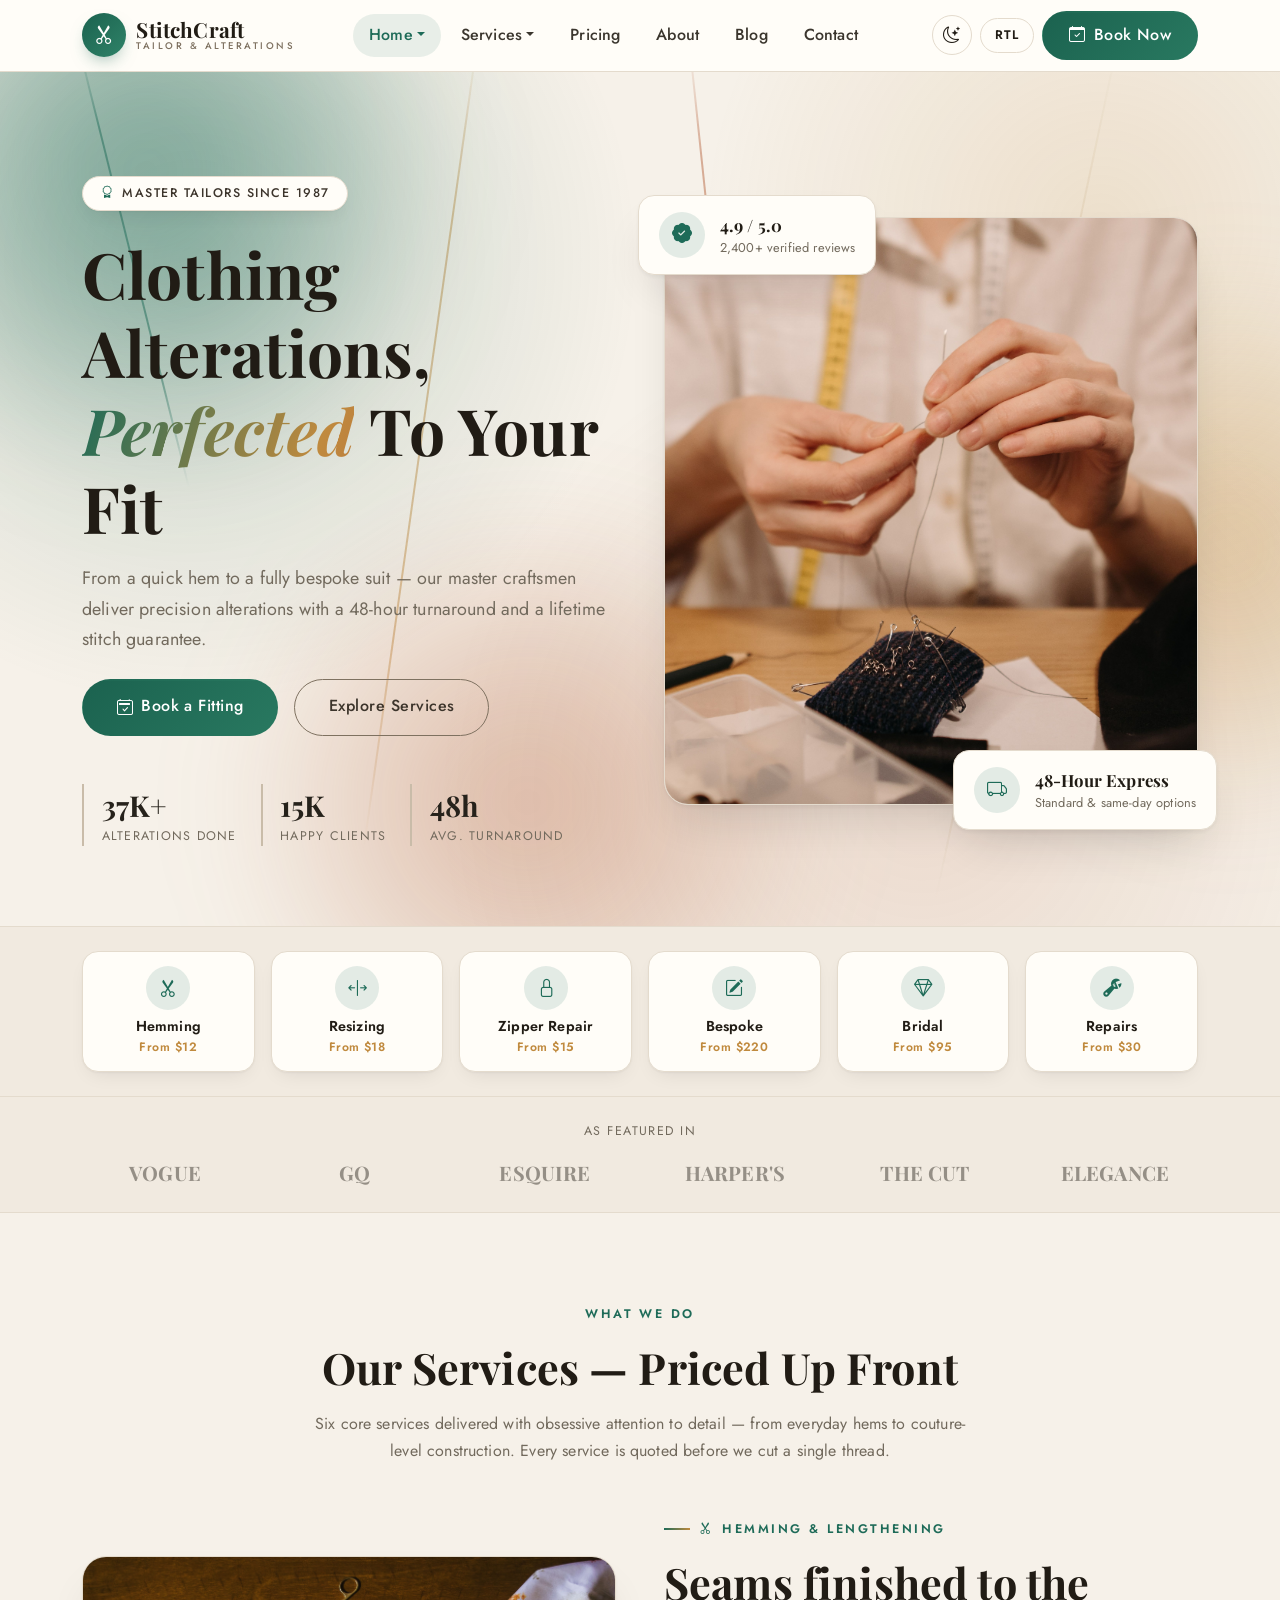
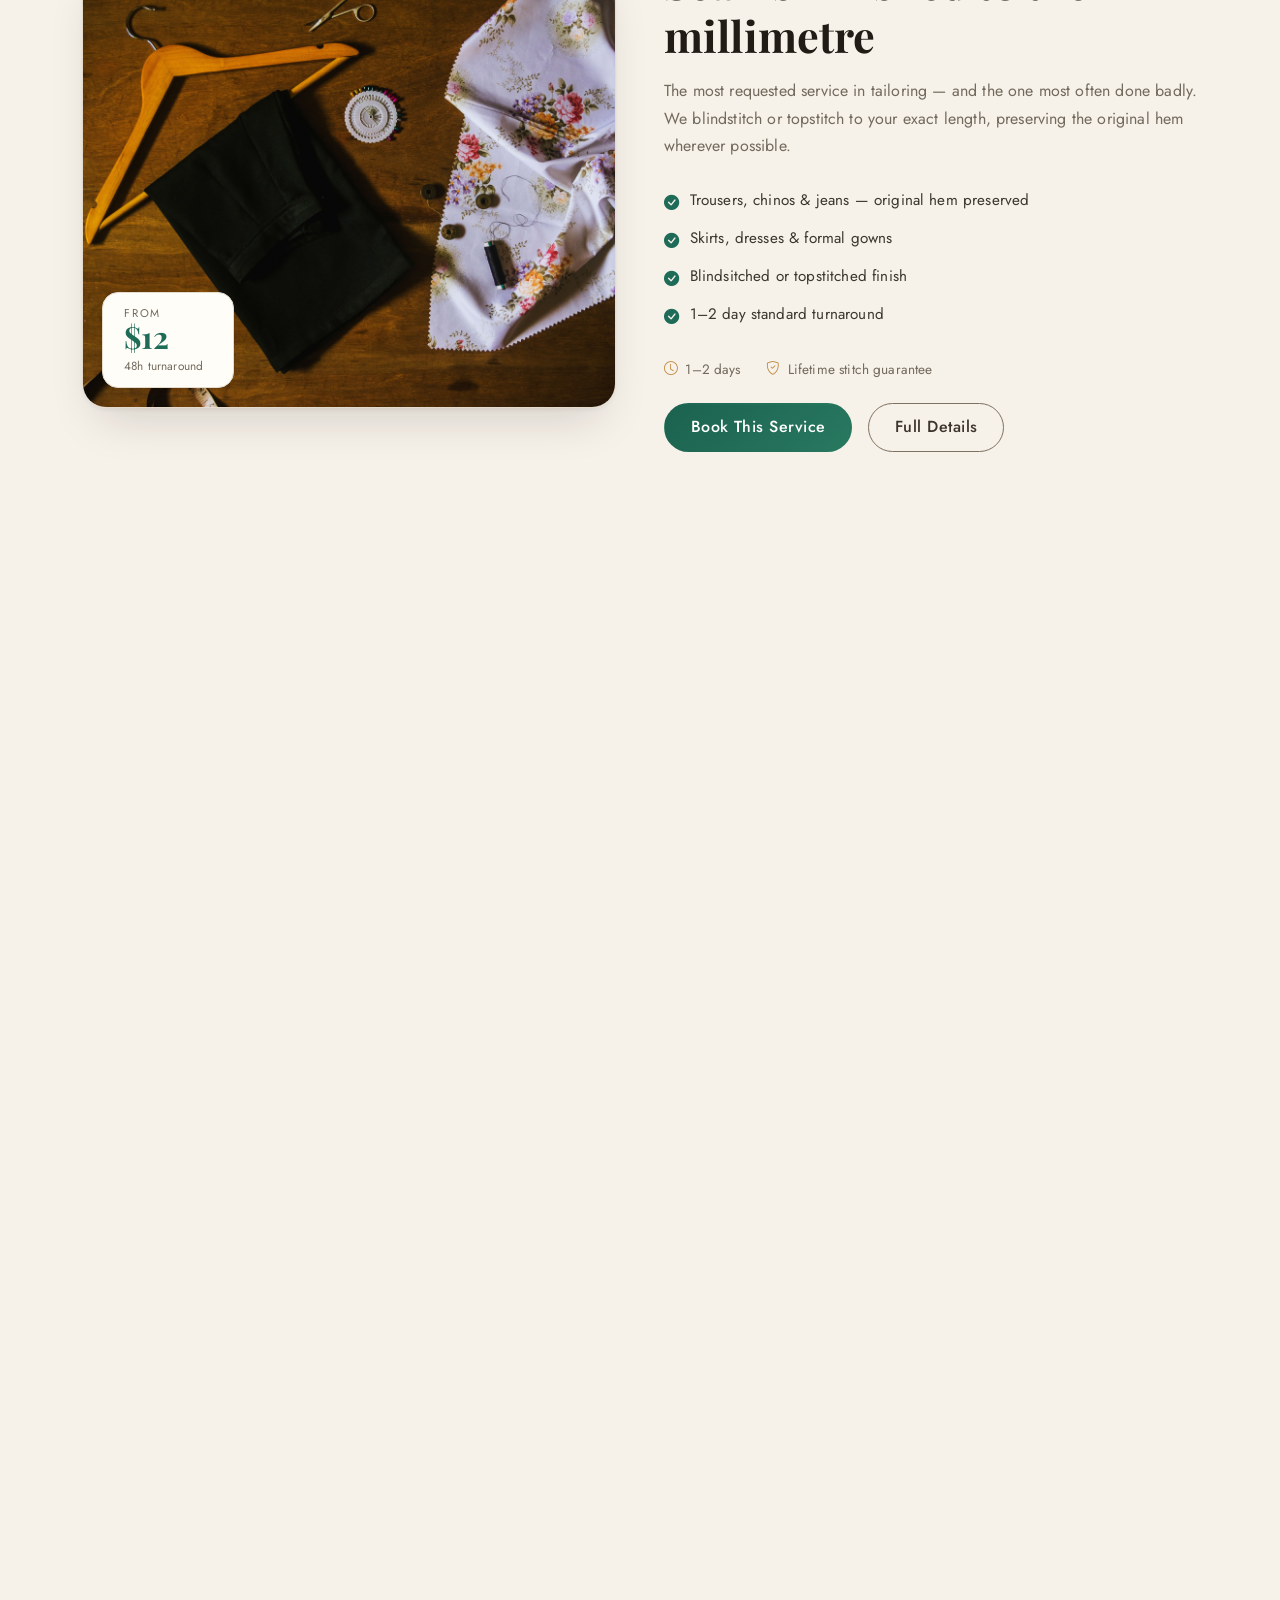
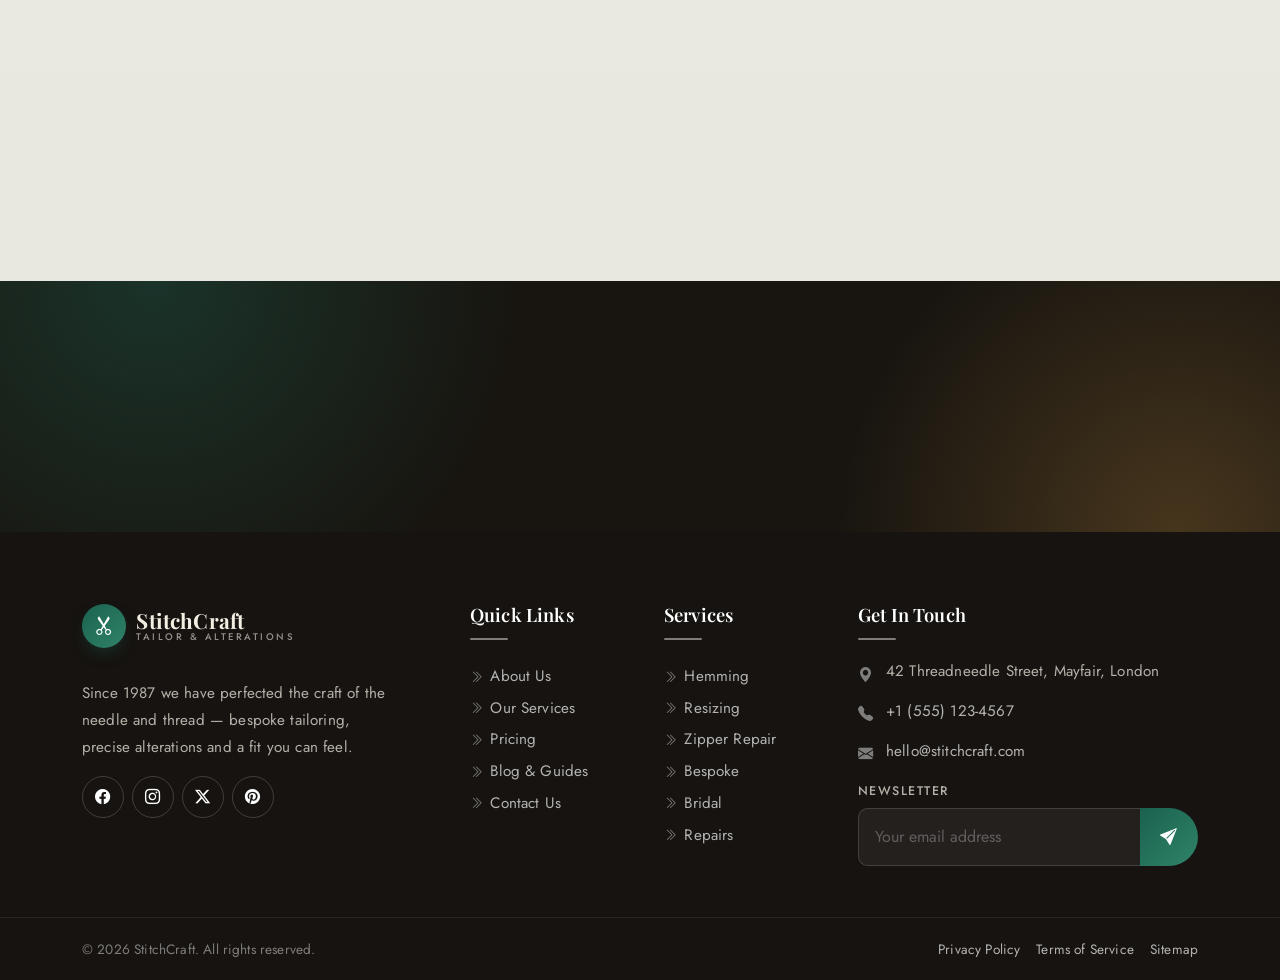
<file: index.html>
<!DOCTYPE html>
<html lang="en">
<head>
  <meta charset="UTF-8">
  <meta name="viewport" content="width=device-width, initial-scale=1">
  <title>StitchCraft — Tailor &amp; Clothing Alteration Services</title>
  <meta name="description" content="StitchCraft offers expert clothing alterations — hemming, resizing, zipper repair, and bespoke tailoring. Book your fitting today.">
  <meta name="keywords" content="clothing alterations, tailor shop, hemming, resizing, zipper repair, bespoke tailoring">
  <meta name="author" content="StitchCraft">

  <meta property="og:title" content="StitchCraft — Tailor &amp; Clothing Alteration Services">
  <meta property="og:description" content="Precision alterations and bespoke tailoring. A fit you can feel.">
  <meta property="og:type" content="website">

  <link rel="icon" href="data:image/svg+xml,%3Csvg xmlns='http://www.w3.org/2000/svg' viewBox='0 0 100 100'%3E%3Ccircle cx='50' cy='50' r='48' fill='%2326221b'/%3E%3Ctext x='50' y='66' font-size='46' text-anchor='middle'%3E%E2%9C%82%3C/text%3E%3C/svg%3E">

  <!-- Fonts -->
  <link rel="preconnect" href="https://fonts.googleapis.com">
  <link rel="preconnect" href="https://fonts.gstatic.com" crossorigin>
  <link href="https://fonts.googleapis.com/css2?family=Jost:wght@300;400;500;600&family=Playfair+Display:ital,wght@0,400;0,600;0,700;1,400&display=swap" rel="stylesheet">

  <!-- Vendor styles -->
  <link rel="stylesheet" href="assets/vendor/bootstrap/css/bootstrap.min.css">
  <link rel="stylesheet" href="assets/vendor/bootstrap-icons/font/bootstrap-icons.min.css">

  <!-- Template styles -->
  <link rel="stylesheet" href="assets/css/style.css">
</head>
<body>

  <!-- ======= Reusable navigation (injected by assets/js/nav.js) ======= -->
  <header id="siteNav"></header>

  <main>

    <!-- ============================================================
         HERO — Home Page 1 (General Services Landing)
         ============================================================ -->
    <section class="hero">
      <!-- Animated background: drifting threads + soft grid -->
      <div class="hero-bg"></div>
      <div class="threads" aria-hidden="true">
        <span class="thread"></span>
        <span class="thread"></span>
        <span class="thread"></span>
        <span class="thread"></span>
        <span class="thread"></span>
      </div>
      <i class="bi bi-scissors hero-glyph hero-glyph-1" aria-hidden="true"></i>
      <i class="bi bi-magnet hero-glyph hero-glyph-2" aria-hidden="true"></i>

      <div class="container">
        <div class="row align-items-center g-5">
          <!-- Hero copy -->
          <div class="col-lg-6">
            <span class="hero-badge"><i class="bi bi-award"></i> Master Tailors Since 1987</span>
            <h1 class="hero-title mt-4 mb-3">Clothing Alterations, <span class="ink-word">Perfected</span> To Your Fit</h1>
            <p class="hero-lead mb-4">
              From a quick hem to a fully bespoke suit — our master craftsmen deliver
              precision alterations with a 48-hour turnaround and a lifetime stitch guarantee.
            </p>
            <div class="d-flex flex-wrap gap-3 mb-5">
              <a href="home-2.html#booking" class="btn btn-accent btn-lg"><i class="bi bi-calendar2-check me-2"></i>Book a Fitting</a>
              <a href="#services-hub" class="btn btn-outline-dark btn-lg">Explore Services</a>
            </div>
            <!-- Inline stats -->
            <div class="hero-stats d-flex gap-4 flex-wrap">
              <div class="stat">
                <div class="num"><span class="counter" data-count="37">0</span>K+</div>
                <div class="lbl">Alterations Done</div>
              </div>
              <div class="stat">
                <div class="num"><span class="counter" data-count="15">0</span>K</div>
                <div class="lbl">Happy Clients</div>
              </div>
              <div class="stat">
                <div class="num"><span class="counter" data-count="48">0</span>h</div>
                <div class="lbl">Avg. Turnaround</div>
              </div>
            </div>
          </div>

          <!-- Hero media -->
          <div class="col-lg-6">
            <div class="hero-media">
              <div class="hero-img-frame">
                <!-- Tailoring in progress -->
                <img src="assets/images/pexels-pavel-danilyuk-6461169.jpg" style="object-position:center 30%;" alt="Master tailor at work at the sewing machine">
              </div>
              <!-- Floating stat cards -->
              <div class="hero-float-card hero-float-card-1">
                <span class="ic"><i class="bi bi-patch-check-fill"></i></span>
                <div>
                  <div class="t">4.9 / 5.0</div>
                  <div class="s">2,400+ verified reviews</div>
                </div>
              </div>
              <div class="hero-float-card hero-float-card-2">
                <span class="ic"><i class="bi bi-truck"></i></span>
                <div>
                  <div class="t">48-Hour Express</div>
                  <div class="s">Standard &amp; same-day options</div>
                </div>
              </div>
            </div>
          </div>
        </div>
      </div>
    </section>

    <!-- ============================================================
         QUICK-JUMP — browse by service
         ============================================================ -->
    <section class="py-4 bg-surface-2 border-top border-bottom quick-jump-wrap">
      <div class="container">
        <div class="row g-2 g-lg-3">
          <div class="col-6 col-md-4 col-lg-2">
            <a class="quick-pill" href="#service-hemming">
              <span class="qi"><i class="bi bi-scissors"></i></span>
              <span class="qn">Hemming</span>
              <span class="qr">From $12</span>
            </a>
          </div>
          <div class="col-6 col-md-4 col-lg-2">
            <a class="quick-pill" href="#service-resizing">
              <span class="qi"><i class="bi bi-arrows-expand-vertical"></i></span>
              <span class="qn">Resizing</span>
              <span class="qr">From $18</span>
            </a>
          </div>
          <div class="col-6 col-md-4 col-lg-2">
            <a class="quick-pill" href="#service-zipper">
              <span class="qi"><i class="bi bi-lock"></i></span>
              <span class="qn">Zipper Repair</span>
              <span class="qr">From $15</span>
            </a>
          </div>
          <div class="col-6 col-md-4 col-lg-2">
            <a class="quick-pill" href="#service-tailoring">
              <span class="qi"><i class="bi bi-pencil-square"></i></span>
              <span class="qn">Bespoke</span>
              <span class="qr">From $220</span>
            </a>
          </div>
          <div class="col-6 col-md-4 col-lg-2">
            <a class="quick-pill" href="#service-bridal">
              <span class="qi"><i class="bi bi-gem"></i></span>
              <span class="qn">Bridal</span>
              <span class="qr">From $95</span>
            </a>
          </div>
          <div class="col-6 col-md-4 col-lg-2">
            <a class="quick-pill" href="#service-restoration">
              <span class="qi"><i class="bi bi-wrench-adjustable"></i></span>
              <span class="qn">Repairs</span>
              <span class="qr">From $30</span>
            </a>
          </div>
        </div>
      </div>
    </section>

    <!-- ============================================================
         FEATURED IN / TRUST STRIP
         ============================================================ -->
    <section class="py-4 bg-surface-2 border-bottom">
      <div class="container">
        <p class="text-center fs-8 letter-spacing-1 text-muted-2 text-uppercase mb-3">As featured in</p>
        <div class="row row-cols-3 row-cols-md-6 g-4 text-center align-items-center featured-strip">
          <div class="col font-heading fw-bold fs-5 opacity-50">VOGUE</div>
          <div class="col font-heading fw-bold fs-5 opacity-50">GQ</div>
          <div class="col font-heading fw-bold fs-5 opacity-50">ESQUIRE</div>
          <div class="col font-heading fw-bold fs-5 opacity-50">HARPER'S</div>
          <div class="col font-heading fw-bold fs-5 opacity-50">THE CUT</div>
          <div class="col font-heading fw-bold fs-5 opacity-50">ELEGANCE</div>
        </div>
      </div>
    </section>

    <!-- ============================================================
         SERVICES HUB — six core services, deep sections
         ============================================================ -->
    <section class="section" id="services-hub">
      <div class="container">
        <div class="text-center mb-5 reveal">
          <span class="eyebrow justify-content-center">What We Do</span>
          <h2 class="section-title">Our Services — Priced Up Front</h2>
          <p class="section-lead mx-auto mt-3">Six core services delivered with obsessive attention to detail — from everyday hems to couture-level construction. Every service is quoted before we cut a single thread.</p>
        </div>
      </div>

      <!-- Service 1 — Hemming -->
      <div class="container service-spot" id="service-hemming">
        <div class="row g-4 g-lg-5 align-items-center">
          <div class="col-lg-6 reveal">
            <div class="spot-media">
              <img src="assets/images/service-1.webp" alt="Trouser hemming at StitchCraft">
              <div class="spot-price"><span class="sp-label">From</span><span class="sp-num">$12</span><span class="sp-sub">48h turnaround</span></div>
            </div>
          </div>
          <div class="col-lg-6 reveal">
            <span class="eyebrow"><i class="bi bi-scissors"></i> Hemming &amp; Lengthening</span>
            <h2 class="section-title mb-3">Seams finished to the millimetre</h2>
            <p class="section-lead mb-4">The most requested service in tailoring — and the one most often done badly. We blindstitch or topstitch to your exact length, preserving the original hem wherever possible.</p>
            <ul class="included-list mb-4">
              <li><i class="bi bi-check-circle-fill"></i>Trousers, chinos &amp; jeans — original hem preserved</li>
              <li><i class="bi bi-check-circle-fill"></i>Skirts, dresses &amp; formal gowns</li>
              <li><i class="bi bi-check-circle-fill"></i>Blindsitched or topstitched finish</li>
              <li><i class="bi bi-check-circle-fill"></i>1–2 day standard turnaround</li>
            </ul>
            <div class="spot-meta mb-4">
              <span><i class="bi bi-clock"></i> 1–2 days</span>
              <span><i class="bi bi-shield-check"></i> Lifetime stitch guarantee</span>
            </div>
            <div class="d-flex flex-wrap gap-3">
              <a href="home-2.html#booking" class="btn btn-accent">Book This Service</a>
              <a href="service-details.html#hemming" class="btn btn-outline-dark">Full Details</a>
            </div>
          </div>
        </div>
      </div>

      <!-- Service 2 — Resizing -->
      <div class="container service-spot" id="service-resizing">
        <div class="row g-4 g-lg-5 align-items-center">
          <div class="col-lg-6 order-lg-2 reveal">
            <div class="spot-media">
              <img src="assets/images/service-2.webp" alt="Waist and size adjustment at StitchCraft">
              <div class="spot-price"><span class="sp-label">From</span><span class="sp-num">$18</span><span class="sp-sub">2–3 day turnaround</span></div>
            </div>
          </div>
          <div class="col-lg-6 order-lg-1 reveal">
            <span class="eyebrow"><i class="bi bi-arrows-expand-vertical"></i> Resizing &amp; Fitting</span>
            <h2 class="section-title mb-3">Clothes that sit the way they were designed to</h2>
            <p class="section-lead mb-4">Waists, shoulders and seams let in or taken out for a flawless silhouette. We work with the garment's existing construction so the change disappears into the original cut.</p>
            <ul class="included-list mb-4">
              <li><i class="bi bi-check-circle-fill"></i>Waist &amp; hip adjustments</li>
              <li><i class="bi bi-check-circle-fill"></i>Shoulder &amp; sleeve resizing</li>
              <li><i class="bi bi-check-circle-fill"></i>Jackets, coats &amp; blazers</li>
              <li><i class="bi bi-check-circle-fill"></i>Take-in and let-out on most seams</li>
            </ul>
            <div class="spot-meta mb-4">
              <span><i class="bi bi-clock"></i> 2–3 days</span>
              <span><i class="bi bi-rulers"></i> Free consultation</span>
            </div>
            <div class="d-flex flex-wrap gap-3">
              <a href="home-2.html#booking" class="btn btn-accent">Book This Service</a>
              <a href="service-details.html#resizing" class="btn btn-outline-dark">Full Details</a>
            </div>
          </div>
        </div>
      </div>

      <!-- Service 3 — Zipper -->
      <div class="container service-spot" id="service-zipper">
        <div class="row g-4 g-lg-5 align-items-center">
          <div class="col-lg-6 reveal">
            <div class="spot-media">
              <img src="assets/images/service-4.webp" alt="Zipper repair at StitchCraft">
              <div class="spot-price"><span class="sp-label">From</span><span class="sp-num">$15</span><span class="sp-sub">Same-day option</span></div>
            </div>
          </div>
          <div class="col-lg-6 reveal">
            <span class="eyebrow"><i class="bi bi-lock"></i> Zipper Repair &amp; Replacement</span>
            <h2 class="section-title mb-3">Stuck zips fixed while you wait</h2>
            <p class="section-lead mb-4">Frozen sliders, broken teeth and separated tracks on jeans, jackets and dresses. Where possible we rebuild the existing zip; otherwise we install a matched, heavy-duty replacement.</p>
            <ul class="included-list mb-4">
              <li><i class="bi bi-check-circle-fill"></i>Frozen &amp; jammed sliders freed</li>
              <li><i class="bi bi-check-circle-fill"></i>Broken teeth &amp; separated tracks</li>
              <li><i class="bi bi-check-circle-fill"></i>Replacement zips in any length &amp; colour</li>
              <li><i class="bi bi-check-circle-fill"></i>24-hour standard turnaround</li>
            </ul>
            <div class="spot-meta mb-4">
              <span><i class="bi bi-clock"></i> 24 hours</span>
              <span><i class="bi bi-lightning-charge"></i> Same-day express available</span>
            </div>
            <div class="d-flex flex-wrap gap-3">
              <a href="home-2.html#booking" class="btn btn-accent">Book This Service</a>
              <a href="service-details.html#zipper" class="btn btn-outline-dark">Full Details</a>
            </div>
          </div>
        </div>
      </div>

      <!-- Service 4 — Bespoke -->
      <div class="container service-spot" id="service-tailoring">
        <div class="row g-4 g-lg-5 align-items-center">
          <div class="col-lg-6 order-lg-2 reveal">
            <div class="spot-media">
              <img src="assets/images/service-7.webp" alt="Made-to-measure suit at StitchCraft">
              <div class="spot-price"><span class="sp-label">From</span><span class="sp-num">$220</span><span class="sp-sub">2–4 week lead time</span></div>
            </div>
          </div>
          <div class="col-lg-6 order-lg-1 reveal">
            <span class="eyebrow"><i class="bi bi-pencil-square"></i> Bespoke &amp; Custom Tailoring</span>
            <h2 class="section-title mb-3">Garments cut around you, not off a rack</h2>
            <p class="section-lead mb-4">Made-to-measure suits, dress shirts and outerwear built from a 27-point measurement, two in-person fittings and cloth chosen with your tailor at the table.</p>
            <ul class="included-list mb-4">
              <li><i class="bi bi-check-circle-fill"></i>Made-to-measure suits</li>
              <li><i class="bi bi-check-circle-fill"></i>Custom dress shirts</li>
              <li><i class="bi bi-check-circle-fill"></i>Fabric consultation in-store</li>
              <li><i class="bi bi-check-circle-fill"></i>Two in-person fittings included</li>
            </ul>
            <div class="spot-meta mb-4">
              <span><i class="bi bi-clock"></i> 2–4 weeks</span>
              <span><i class="bi bi-gem"></i> Premium mill fabrics</span>
            </div>
            <div class="d-flex flex-wrap gap-3">
              <a href="home-2.html#booking" class="btn btn-accent">Book This Service</a>
              <a href="service-details.html#tailoring" class="btn btn-outline-dark">Full Details</a>
            </div>
          </div>
        </div>
      </div>

      <!-- Service 5 — Bridal -->
      <div class="container service-spot" id="service-bridal">
        <div class="row g-4 g-lg-5 align-items-center">
          <div class="col-lg-6 reveal">
            <div class="spot-media">
              <img src="assets/images/service-9.webp" alt="Wedding gown alterations at StitchCraft">
              <div class="spot-price"><span class="sp-label">From</span><span class="sp-num">$95</span><span class="sp-sub">2–3 week lead time</span></div>
            </div>
          </div>
          <div class="col-lg-6 reveal">
            <span class="eyebrow"><i class="bi bi-gem"></i> Wedding &amp; Bridal Alterations</span>
            <h2 class="section-title mb-3">Your gown, handled like the centrepiece it is</h2>
            <p class="section-lead mb-4">Bustles, corsets, beaded lace and delicate hems — altered by specialists who work with couture construction, and kept safe on-site until the morning of your day.</p>
            <ul class="included-list mb-4">
              <li><i class="bi bi-check-circle-fill"></i>Bustle &amp; train fitting</li>
              <li><i class="bi bi-check-circle-fill"></i>Corset &amp; bodice tailoring</li>
              <li><i class="bi bi-check-circle-fill"></i>Lace, beading &amp; hemwork</li>
              <li><i class="bi bi-check-circle-fill"></i>Gown kept on-site until your day</li>
            </ul>
            <div class="spot-meta mb-4">
              <span><i class="bi bi-clock"></i> 2–3 weeks</span>
              <span><i class="bi bi-shield-check"></i> Private fitting room</span>
            </div>
            <div class="d-flex flex-wrap gap-3">
              <a href="home-2.html#booking" class="btn btn-accent">Book This Service</a>
              <a href="service-details.html#bridal" class="btn btn-outline-dark">Full Details</a>
            </div>
          </div>
        </div>
      </div>

      <!-- Service 6 — Repairs & Restoration -->
      <div class="container service-spot" id="service-restoration">
        <div class="row g-4 g-lg-5 align-items-center">
          <div class="col-lg-6 order-lg-2 reveal">
            <div class="spot-media">
              <img src="assets/images/service-6.webp" alt="Vintage restoration at StitchCraft">
              <div class="spot-price"><span class="sp-label">From</span><span class="sp-num">$30</span><span class="sp-sub">3–5 day turnaround</span></div>
            </div>
          </div>
          <div class="col-lg-6 order-lg-1 reveal">
            <span class="eyebrow"><i class="bi bi-wrench-adjustable"></i> Repairs &amp; Restoration</span>
            <h2 class="section-title mb-3">Give your favourite pieces another lifetime</h2>
            <p class="section-lead mb-4">Mending, patching and invisible repair work for tears, holes and loose seams — plus archival restoration of vintage and heirloom garments.</p>
            <ul class="included-list mb-4">
              <li><i class="bi bi-check-circle-fill"></i>Tears, holes &amp; seam repairs</li>
              <li><i class="bi bi-check-circle-fill"></i>Buttons, buttonholes &amp; lining</li>
              <li><i class="bi bi-check-circle-fill"></i>Vintage &amp; heirloom restoration</li>
              <li><i class="bi bi-check-circle-fill"></i>Invisible mending techniques</li>
            </ul>
            <div class="spot-meta mb-4">
              <span><i class="bi bi-clock"></i> 3–5 days</span>
              <span><i class="bi bi-shield-check"></i> Free repair assessment</span>
            </div>
            <div class="d-flex flex-wrap gap-3">
              <a href="home-2.html#booking" class="btn btn-accent">Book This Service</a>
              <a href="service-details.html#restoration" class="btn btn-outline-dark">Full Details</a>
            </div>
          </div>
        </div>
      </div>
    </section>

    <!-- ============================================================
         PRICING SNAPSHOT — price-led packages
         ============================================================ -->
    <section class="section bg-tint-2">
      <div class="container">
        <div class="text-center mb-5 reveal">
          <span class="eyebrow justify-content-center">Transparent Pricing</span>
          <h2 class="section-title">Wardrobe Packages</h2>
          <p class="section-lead mx-auto mt-3">Bundle your alterations and save. Every package includes free consultation, pressing and the lifetime stitch guarantee.</p>
        </div>
        <div class="row g-4 reveal-stagger justify-content-center">
          <div class="col-md-6 col-lg-4 reveal">
            <div class="pricing-card">
              <div class="pricing-plan-name">The Refresh</div>
              <div class="pricing-amount">$39<small> / 3 items</small></div>
              <ul class="pricing-features">
                <li><i class="bi bi-check-circle-fill"></i>3 alterations — hems, sleeves, waists</li>
                <li><i class="bi bi-check-circle-fill"></i>48-hour turnaround</li>
                <li class="dim"><i class="bi bi-x-circle"></i>Same-day express</li>
                <li class="dim"><i class="bi bi-x-circle"></i>Bespoke consultation</li>
              </ul>
              <a href="pricing.html" class="btn btn-outline-dark w-100">View Package</a>
            </div>
          </div>
          <div class="col-md-6 col-lg-4 reveal">
            <div class="pricing-card featured">
              <span class="pricing-ribbon">Most Popular</span>
              <div class="pricing-plan-name">The Wardrobe Renew</div>
              <div class="pricing-amount">$129<small> / 10 items</small></div>
              <ul class="pricing-features">
                <li><i class="bi bi-check-circle-fill"></i>10 alterations of any type</li>
                <li><i class="bi bi-check-circle-fill"></i>Priority 24-hour turnaround</li>
                <li><i class="bi bi-check-circle-fill"></i>Free collection &amp; delivery</li>
                <li><i class="bi bi-check-circle-fill"></i>Free pressing on every piece</li>
              </ul>
              <a href="pricing.html" class="btn btn-accent w-100">Choose This Plan</a>
            </div>
          </div>
          <div class="col-md-6 col-lg-4 reveal">
            <div class="pricing-card">
              <div class="pricing-plan-name">The Bespoke</div>
              <div class="pricing-amount">$495<small> / package</small></div>
              <ul class="pricing-features">
                <li><i class="bi bi-check-circle-fill"></i>Made-to-measure suit build</li>
                <li><i class="bi bi-check-circle-fill"></i>Two in-person fittings</li>
                <li><i class="bi bi-check-circle-fill"></i>Premium mill fabric choice</li>
                <li><i class="bi bi-check-circle-fill"></i>Free lifetime adjustments</li>
              </ul>
              <a href="pricing.html" class="btn btn-outline-dark w-100">View Package</a>
            </div>
          </div>
        </div>
      </div>
    </section>

    <!-- ============================================================
         WHY CHOOSE US
         ============================================================ -->
    <section class="section bg-tint-1">
      <div class="container">
        <div class="row g-5 align-items-center">
          <div class="col-lg-5 reveal">
            <span class="eyebrow">Why StitchCraft</span>
            <h2 class="section-title mb-3">Craftsmanship You Can Measure</h2>
            <p class="section-lead mb-4">Every alteration passes through four pairs of hands and a 27-point quality check before it ever reaches your wardrobe.</p>
            <a href="pricing.html" class="btn btn-accent">See Pricing Guide</a>
          </div>
          <div class="col-lg-7">
            <div class="row g-4 reveal-stagger">
              <div class="col-md-6 reveal">
                <div class="feature-card">
                  <div class="feature-icon"><i class="bi bi-rulers"></i></div>
                  <h5>Precision Fitting</h5>
                  <p>We pin, measure and balance to the millimetre — no guesswork, no puckered seams.</p>
                </div>
              </div>
              <div class="col-md-6 reveal">
                <div class="feature-card">
                  <div class="feature-icon"><i class="bi bi-hourglass-split"></i></div>
                  <h5>Fast Turnaround</h5>
                  <p>48 hours standard, same-day express for emergencies — your schedule is respected.</p>
                </div>
              </div>
              <div class="col-md-6 reveal">
                <div class="feature-card">
                  <div class="feature-icon"><i class="bi bi-gem"></i></div>
                  <h5>Premium Materials</h5>
                  <p>Thread, zips and interlinings from the world's finest mills. Built to last.</p>
                </div>
              </div>
              <div class="col-md-6 reveal">
                <div class="feature-card">
                  <div class="feature-icon"><i class="bi bi-shield-check"></i></div>
                  <h5>Lifetime Guarantee</h5>
                  <p>If a stitch ever fails on our alterations, we redo it free. Simple as that.</p>
                </div>
              </div>
            </div>
          </div>
        </div>
      </div>
    </section>

    <!-- ============================================================
         CTA BAND
         ============================================================ -->
    <section class="section cta-band">
      <div class="container">
        <div class="d-flex flex-column flex-lg-row align-items-center justify-content-between gap-4 reveal">
          <div>
            <h2 class="mb-2">Ready for the perfect fit?</h2>
            <p class="mb-0">Book your free fitting today and wear your clothes with confidence.</p>
          </div>
          <div class="d-flex flex-wrap gap-3 flex-shrink-0">
            <a href="home-2.html#booking" class="btn btn-accent btn-lg"><i class="bi bi-calendar2-check me-2"></i>Book a Fitting</a>
            <a href="contact.html" class="btn btn-outline-light-2 btn-lg">Contact Us</a>
          </div>
        </div>
      </div>
    </section>

  </main>

  <!-- ======= Reusable footer (injected by assets/js/footer.js) ======= -->
  <footer id="siteFooter"></footer>

  <!-- Back to top -->
  <button data-back-top class="btn btn-dark rounded-circle position-fixed bottom-0 end-0 m-4 d-none align-items-center justify-content-center" style="width:50px;height:50px;" aria-label="Back to top">
    <i class="bi bi-arrow-up"></i>
  </button>

  <!-- Scripts -->
  <script src="assets/js/nav.js"></script>
  <script src="assets/js/footer.js"></script>
  <script src="assets/vendor/bootstrap/js/bootstrap.bundle.min.js"></script>
  <script src="assets/js/main.js"></script>
  <script src="assets/js/auth.js"></script>
</body>
</html>
</file>
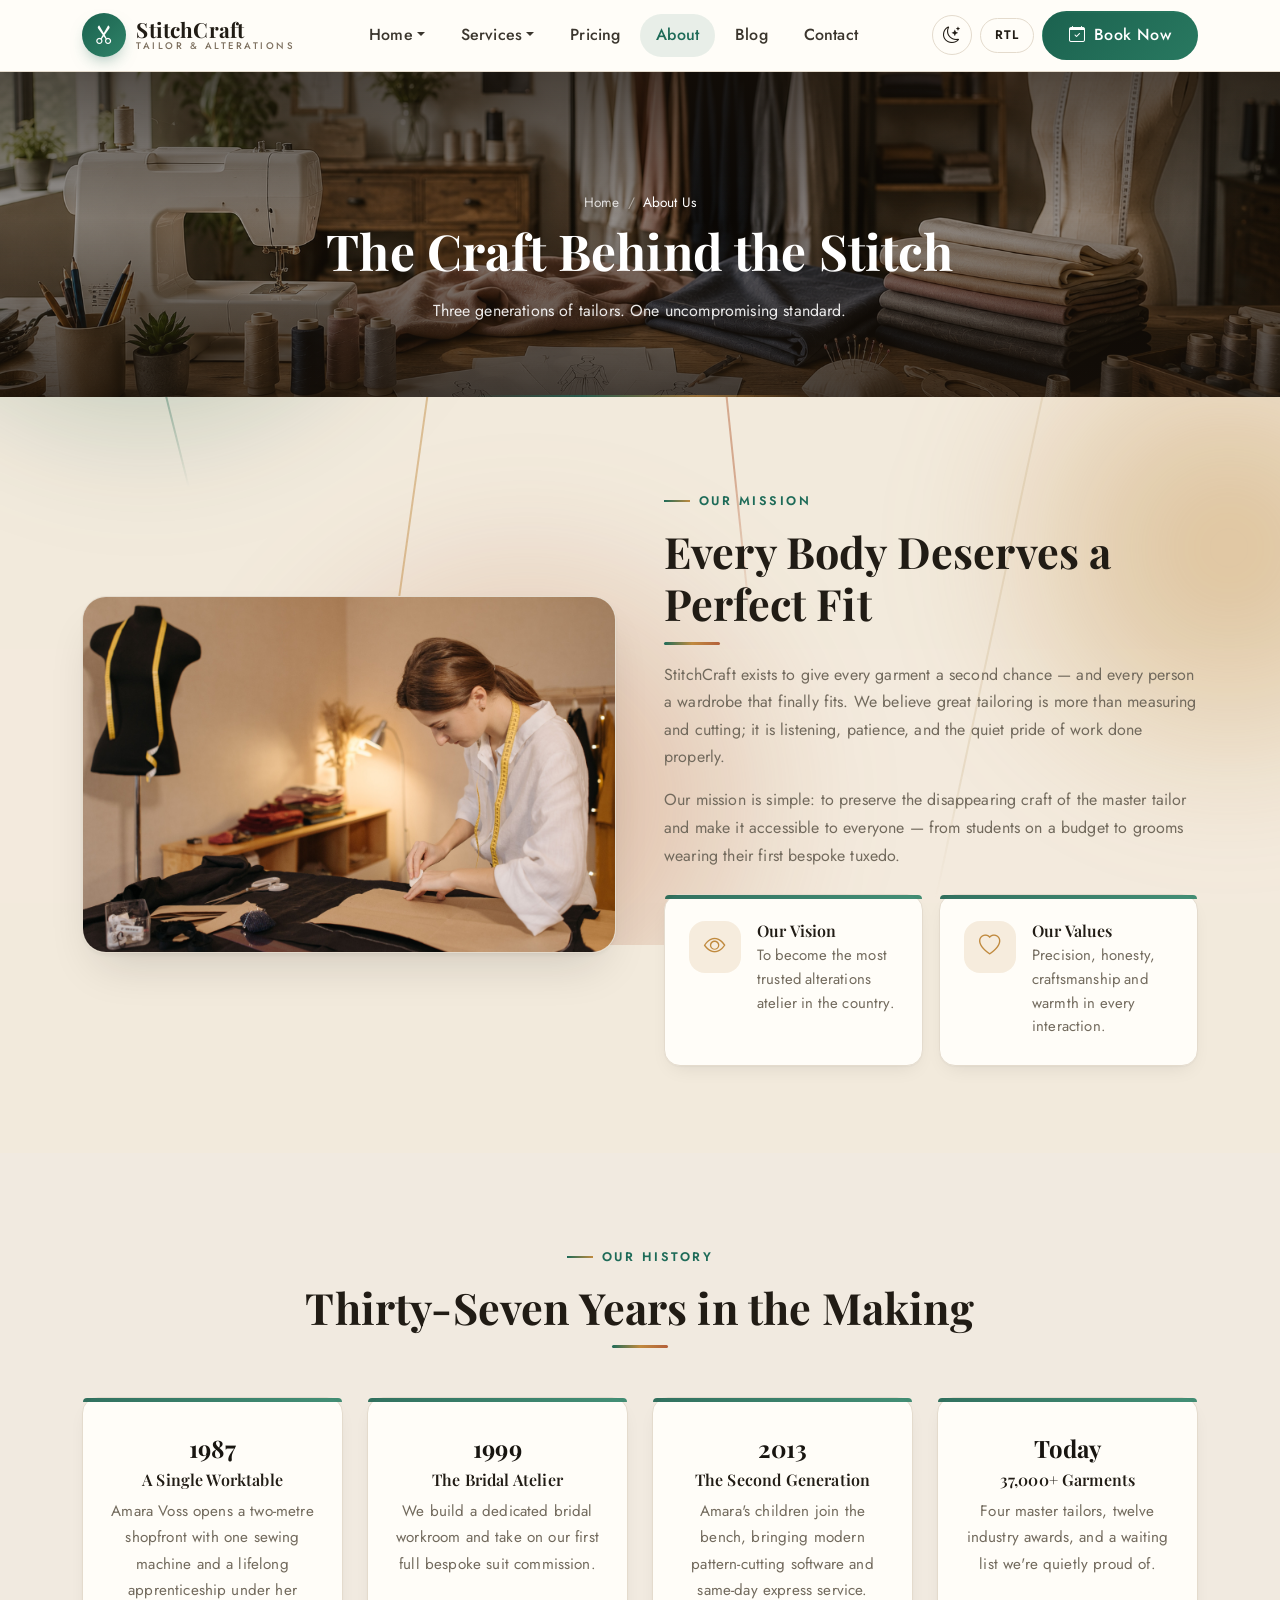
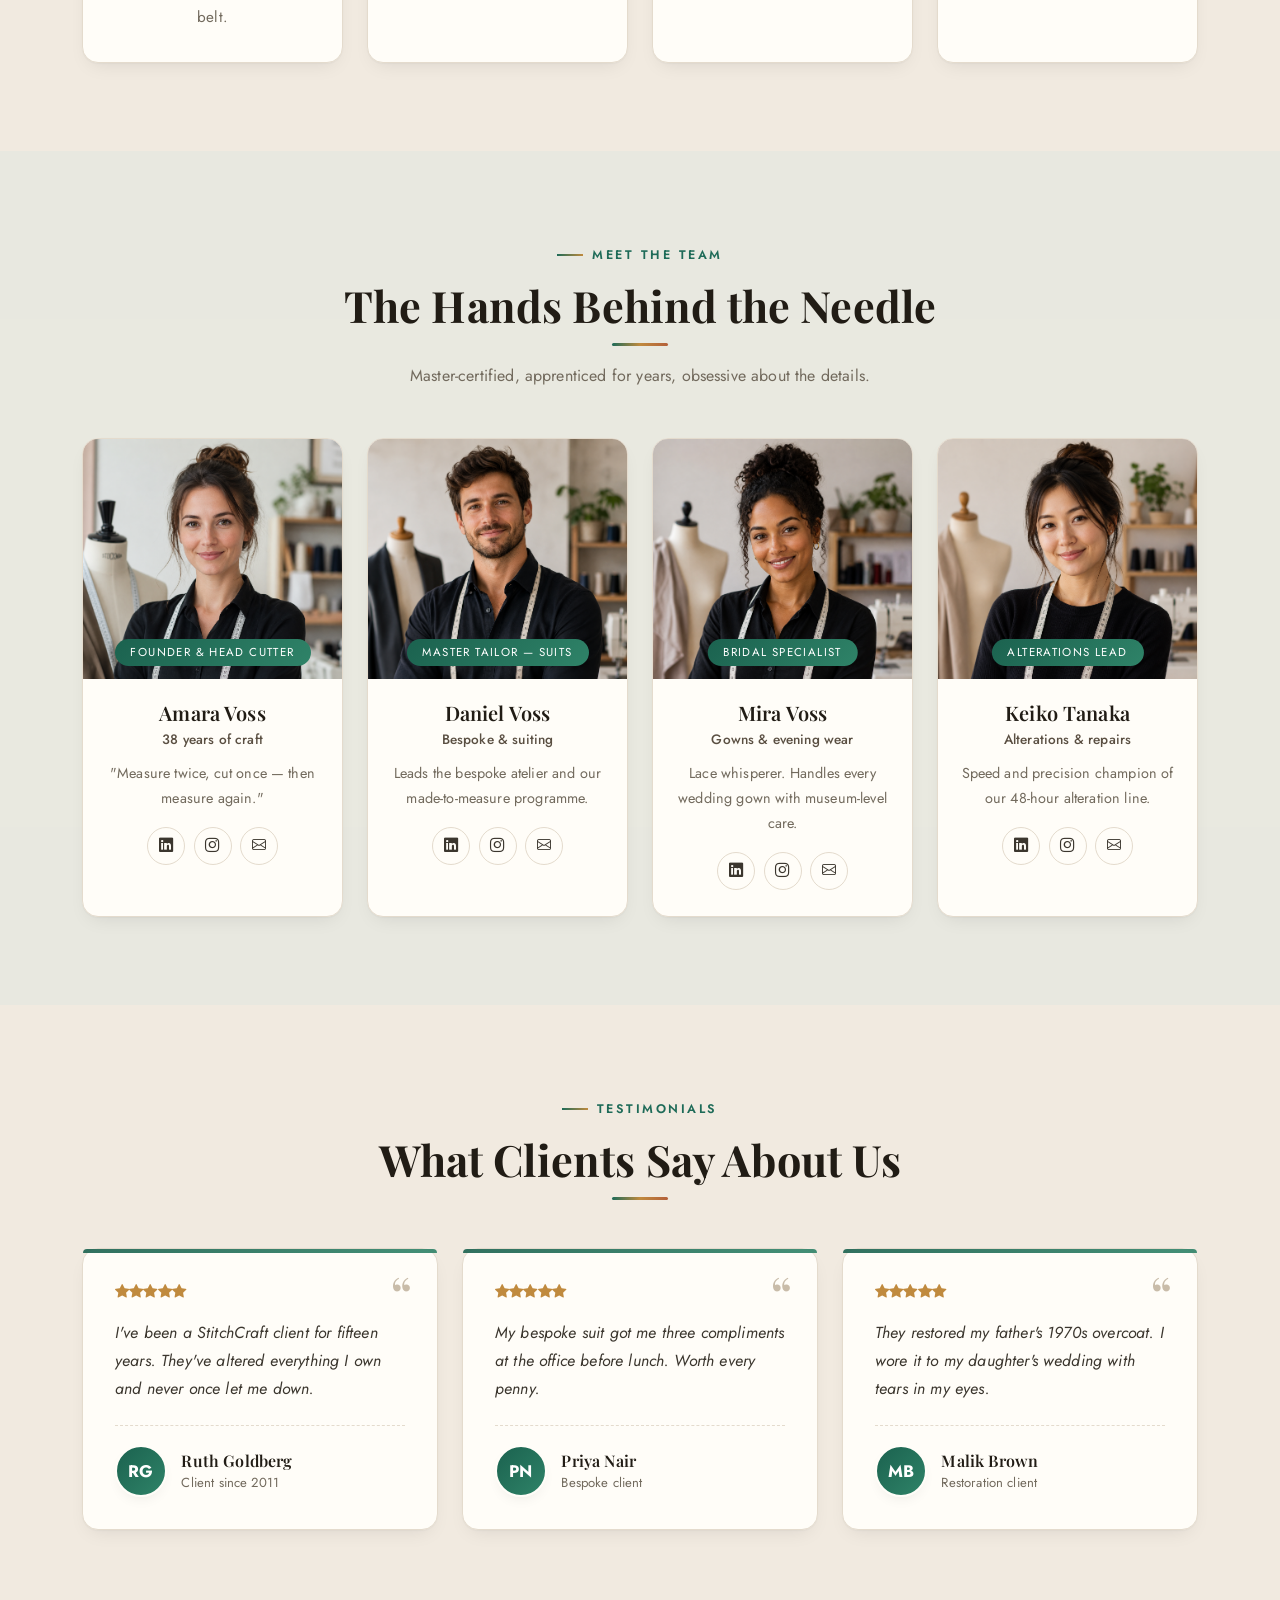
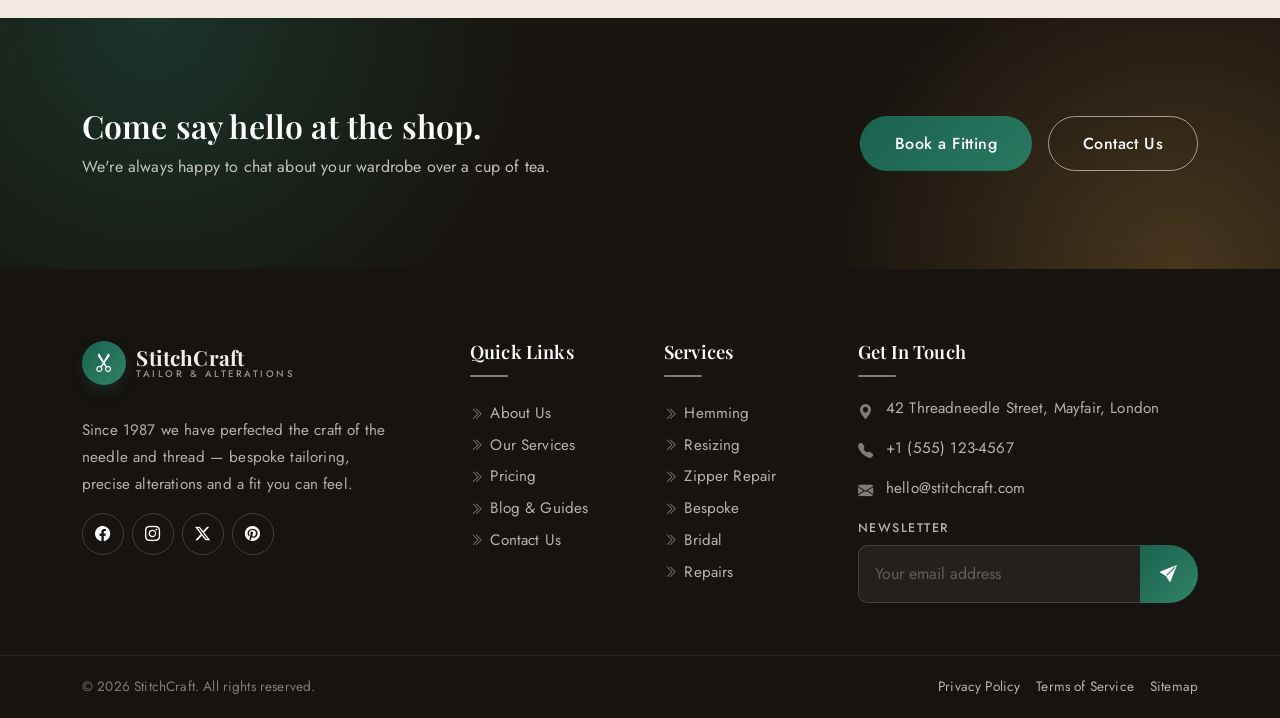
<file: about.html>
<!DOCTYPE html>
<html lang="en">
<head>
  <meta charset="UTF-8">
  <meta name="viewport" content="width=device-width, initial-scale=1">
  <title>About Us — StitchCraft Tailor &amp; Alterations</title>
  <meta name="description" content="Meet the master tailors behind StitchCraft. Our story since 1987, our mission, and the team dedicated to the perfect fit.">
  <meta name="author" content="StitchCraft">

  <link rel="icon" href="data:image/svg+xml,%3Csvg xmlns='http://www.w3.org/2000/svg' viewBox='0 0 100 100'%3E%3Ccircle cx='50' cy='50' r='48' fill='%2326221b'/%3E%3Ctext x='50' y='66' font-size='46' text-anchor='middle'%3E%E2%9C%82%3C/text%3E%3C/svg%3E">

  <link rel="preconnect" href="https://fonts.googleapis.com">
  <link rel="preconnect" href="https://fonts.gstatic.com" crossorigin>
  <link href="https://fonts.googleapis.com/css2?family=Jost:wght@300;400;500;600&family=Playfair+Display:ital,wght@0,400;0,600;0,700;1,400&display=swap" rel="stylesheet">

  <link rel="stylesheet" href="assets/vendor/bootstrap/css/bootstrap.min.css">
  <link rel="stylesheet" href="assets/vendor/bootstrap-icons/font/bootstrap-icons.min.css">
  <link rel="stylesheet" href="assets/css/style.css">
</head>
<body>

  <header id="siteNav"></header>

  <main>

    <!-- ============ PAGE HERO ============ -->
    <section class="page-hero banner-hero" style="background-image:url('assets/images/about-hero.webp');">
      <div class="container text-center">
        <nav aria-label="breadcrumb">
          <ol class="breadcrumb justify-content-center fs-7">
            <li class="breadcrumb-item"><a href="index.html">Home</a></li>
            <li class="breadcrumb-item active" aria-current="page">About Us</li>
          </ol>
        </nav>
        <h1 class="page-title mt-2">The Craft Behind the Stitch</h1>
        <p class="mt-3 mb-0">Three generations of tailors. One uncompromising standard.</p>
      </div>
    </section>

    <!-- ============ MISSION / INTRO ============ -->
    <section class="section bg-tint-2">
      <div class="container">
        <div class="row g-5 align-items-center">
          <div class="col-lg-6 reveal">
            <div class="img-frame">
              <img src="assets/images/about-1.webp" alt="Our atelier workspace">
            </div>
          </div>
          <div class="col-lg-6 reveal">
            <span class="eyebrow">Our Mission</span>
            <h2 class="section-title mb-3">Every Body Deserves a Perfect Fit</h2>
            <p class="section-lead mb-3">
              StitchCraft exists to give every garment a second chance — and every person a wardrobe
              that finally fits. We believe great tailoring is more than measuring and cutting; it is
              listening, patience, and the quiet pride of work done properly.
            </p>
            <p class="text-muted-2 mb-4">
              Our mission is simple: to preserve the disappearing craft of the master tailor and make
              it accessible to everyone — from students on a budget to grooms wearing their first
              bespoke tuxedo.
            </p>
            <div class="row g-3">
              <div class="col-sm-6">
                <div class="contact-card">
                  <span class="ic"><i class="bi bi-eye"></i></span>
                  <div><h6 class="mb-1">Our Vision</h6><p>To become the most trusted alterations atelier in the country.</p></div>
                </div>
              </div>
              <div class="col-sm-6">
                <div class="contact-card">
                  <span class="ic"><i class="bi bi-heart"></i></span>
                  <div><h6 class="mb-1">Our Values</h6><p>Precision, honesty, craftsmanship and warmth in every interaction.</p></div>
                </div>
              </div>
            </div>
          </div>
        </div>
      </div>
    </section>

    <!-- ============ HISTORY TIMELINE ============ -->
    <section class="section bg-surface-2">
      <div class="container">
        <div class="text-center mb-5 reveal">
          <span class="eyebrow justify-content-center">Our History</span>
          <h2 class="section-title">Thirty-Seven Years in the Making</h2>
        </div>
        <div class="row g-4 reveal-stagger">
          <div class="col-md-6 col-lg-3 reveal">
            <div class="feature-card text-center">
              <div class="font-heading fs-4 text-dark fw-bold mb-1">1987</div>
              <h6 class="mb-2">A Single Worktable</h6>
              <p>Amara Voss opens a two-metre shopfront with one sewing machine and a lifelong apprenticeship under her belt.</p>
            </div>
          </div>
          <div class="col-md-6 col-lg-3 reveal">
            <div class="feature-card text-center">
              <div class="font-heading fs-4 text-dark fw-bold mb-1">1999</div>
              <h6 class="mb-2">The Bridal Atelier</h6>
              <p>We build a dedicated bridal workroom and take on our first full bespoke suit commission.</p>
            </div>
          </div>
          <div class="col-md-6 col-lg-3 reveal">
            <div class="feature-card text-center">
              <div class="font-heading fs-4 text-dark fw-bold mb-1">2013</div>
              <h6 class="mb-2">The Second Generation</h6>
              <p>Amara's children join the bench, bringing modern pattern-cutting software and same-day express service.</p>
            </div>
          </div>
          <div class="col-md-6 col-lg-3 reveal">
            <div class="feature-card text-center">
              <div class="font-heading fs-4 text-dark fw-bold mb-1">Today</div>
              <h6 class="mb-2">37,000+ Garments</h6>
              <p>Four master tailors, twelve industry awards, and a waiting list we're quietly proud of.</p>
            </div>
          </div>
        </div>
      </div>
    </section>

    <!-- ============ TEAM ============ -->
    <section class="section bg-tint-1">
      <div class="container">
        <div class="text-center mb-5 reveal">
          <span class="eyebrow justify-content-center">Meet the Team</span>
          <h2 class="section-title">The Hands Behind the Needle</h2>
          <p class="section-lead mx-auto mt-3">Master-certified, apprenticed for years, obsessive about the details.</p>
        </div>

        <div class="row g-4 reveal-stagger">
          <!-- Team member 1 -->
          <div class="col-md-6 col-lg-3 reveal">
            <div class="team-card">
              <div class="team-photo">
                <img src="assets/images/tailor-1.webp" alt="Amara Voss, Founder and Head Cutter">
                <span class="role-chip">Founder &amp; Head Cutter</span>
              </div>
              <div class="team-info">
                <h5>Amara Voss</h5>
                <div class="role">38 years of craft</div>
                <p>"Measure twice, cut once — then measure again."</p>
                <div class="team-social">
                  <a href="#" aria-label="LinkedIn"><i class="bi bi-linkedin"></i></a>
                  <a href="#" aria-label="Instagram"><i class="bi bi-instagram"></i></a>
                  <a href="#" aria-label="Email"><i class="bi bi-envelope"></i></a>
                </div>
              </div>
            </div>
          </div>
          <!-- Team member 2 -->
          <div class="col-md-6 col-lg-3 reveal">
            <div class="team-card">
              <div class="team-photo">
                <img src="assets/images/tailor-2.webp" alt="Daniel Voss, Master Tailor for Suits">
                <span class="role-chip">Master Tailor — Suits</span>
              </div>
              <div class="team-info">
                <h5>Daniel Voss</h5>
                <div class="role">Bespoke &amp; suiting</div>
                <p>Leads the bespoke atelier and our made-to-measure programme.</p>
                <div class="team-social">
                  <a href="#" aria-label="LinkedIn"><i class="bi bi-linkedin"></i></a>
                  <a href="#" aria-label="Instagram"><i class="bi bi-instagram"></i></a>
                  <a href="#" aria-label="Email"><i class="bi bi-envelope"></i></a>
                </div>
              </div>
            </div>
          </div>
          <!-- Team member 3 -->
          <div class="col-md-6 col-lg-3 reveal">
            <div class="team-card">
              <div class="team-photo">
                <img src="assets/images/tailor-3.webp" alt="Mira Voss, Bridal Specialist">
                <span class="role-chip">Bridal Specialist</span>
              </div>
              <div class="team-info">
                <h5>Mira Voss</h5>
                <div class="role">Gowns &amp; evening wear</div>
                <p>Lace whisperer. Handles every wedding gown with museum-level care.</p>
                <div class="team-social">
                  <a href="#" aria-label="LinkedIn"><i class="bi bi-linkedin"></i></a>
                  <a href="#" aria-label="Instagram"><i class="bi bi-instagram"></i></a>
                  <a href="#" aria-label="Email"><i class="bi bi-envelope"></i></a>
                </div>
              </div>
            </div>
          </div>
          <!-- Team member 4 -->
          <div class="col-md-6 col-lg-3 reveal">
            <div class="team-card">
              <div class="team-photo">
                <img src="assets/images/talior-4.webp" alt="Keiko Tanaka, Alterations Lead">
                <span class="role-chip">Alterations Lead</span>
              </div>
              <div class="team-info">
                <h5>Keiko Tanaka</h5>
                <div class="role">Alterations &amp; repairs</div>
                <p>Speed and precision champion of our 48-hour alteration line.</p>
                <div class="team-social">
                  <a href="#" aria-label="LinkedIn"><i class="bi bi-linkedin"></i></a>
                  <a href="#" aria-label="Instagram"><i class="bi bi-instagram"></i></a>
                  <a href="#" aria-label="Email"><i class="bi bi-envelope"></i></a>
                </div>
              </div>
            </div>
          </div>
        </div>
      </div>
    </section>

    <!-- ============ TESTIMONIALS ============ -->
    <section class="section bg-surface-2">
      <div class="container">
        <div class="text-center mb-5 reveal">
          <span class="eyebrow justify-content-center">Testimonials</span>
          <h2 class="section-title">What Clients Say About Us</h2>
        </div>
        <div class="row g-4 reveal-stagger">
          <div class="col-md-4 reveal">
            <div class="testimonial-card">
              <span class="quote-mark">&ldquo;</span>
              <div class="stars"><i class="bi bi-star-fill"></i><i class="bi bi-star-fill"></i><i class="bi bi-star-fill"></i><i class="bi bi-star-fill"></i><i class="bi bi-star-fill"></i></div>
              <p>I've been a StitchCraft client for fifteen years. They've altered everything I own and never once let me down.</p>
              <div class="testimonial-person"><span class="avatar">RG</span><div><div class="name">Ruth Goldberg</div><div class="role">Client since 2011</div></div></div>
            </div>
          </div>
          <div class="col-md-4 reveal">
            <div class="testimonial-card">
              <span class="quote-mark">&ldquo;</span>
              <div class="stars"><i class="bi bi-star-fill"></i><i class="bi bi-star-fill"></i><i class="bi bi-star-fill"></i><i class="bi bi-star-fill"></i><i class="bi bi-star-fill"></i></div>
              <p>My bespoke suit got me three compliments at the office before lunch. Worth every penny.</p>
              <div class="testimonial-person"><span class="avatar">PN</span><div><div class="name">Priya Nair</div><div class="role">Bespoke client</div></div></div>
            </div>
          </div>
          <div class="col-md-4 reveal">
            <div class="testimonial-card">
              <span class="quote-mark">&ldquo;</span>
              <div class="stars"><i class="bi bi-star-fill"></i><i class="bi bi-star-fill"></i><i class="bi bi-star-fill"></i><i class="bi bi-star-fill"></i><i class="bi bi-star-fill"></i></div>
              <p>They restored my father's 1970s overcoat. I wore it to my daughter's wedding with tears in my eyes.</p>
              <div class="testimonial-person"><span class="avatar">MB</span><div><div class="name">Malik Brown</div><div class="role">Restoration client</div></div></div>
            </div>
          </div>
        </div>
      </div>
    </section>

    <!-- ============ CTA ============ -->
    <section class="section cta-band">
      <div class="container">
        <div class="d-flex flex-column flex-lg-row align-items-center justify-content-between gap-4 reveal">
          <div>
            <h2 class="mb-2">Come say hello at the shop.</h2>
            <p class="mb-0">We're always happy to chat about your wardrobe over a cup of tea.</p>
          </div>
          <div class="d-flex flex-wrap gap-3 flex-shrink-0">
            <a href="home-2.html#booking" class="btn btn-accent btn-lg">Book a Fitting</a>
            <a href="contact.html" class="btn btn-outline-light-2 btn-lg">Contact Us</a>
          </div>
        </div>
      </div>
    </section>

  </main>

  <footer id="siteFooter"></footer>

  <button data-back-top class="btn btn-dark rounded-circle position-fixed bottom-0 end-0 m-4 d-none align-items-center justify-content-center" style="width:50px;height:50px;" aria-label="Back to top">
    <i class="bi bi-arrow-up"></i>
  </button>

  <script src="assets/js/nav.js"></script>
  <script src="assets/js/footer.js"></script>
  <script src="assets/vendor/bootstrap/js/bootstrap.bundle.min.js"></script>
  <script src="assets/js/main.js"></script>
  <script src="assets/js/auth.js"></script>
</body>
</html>
</file>
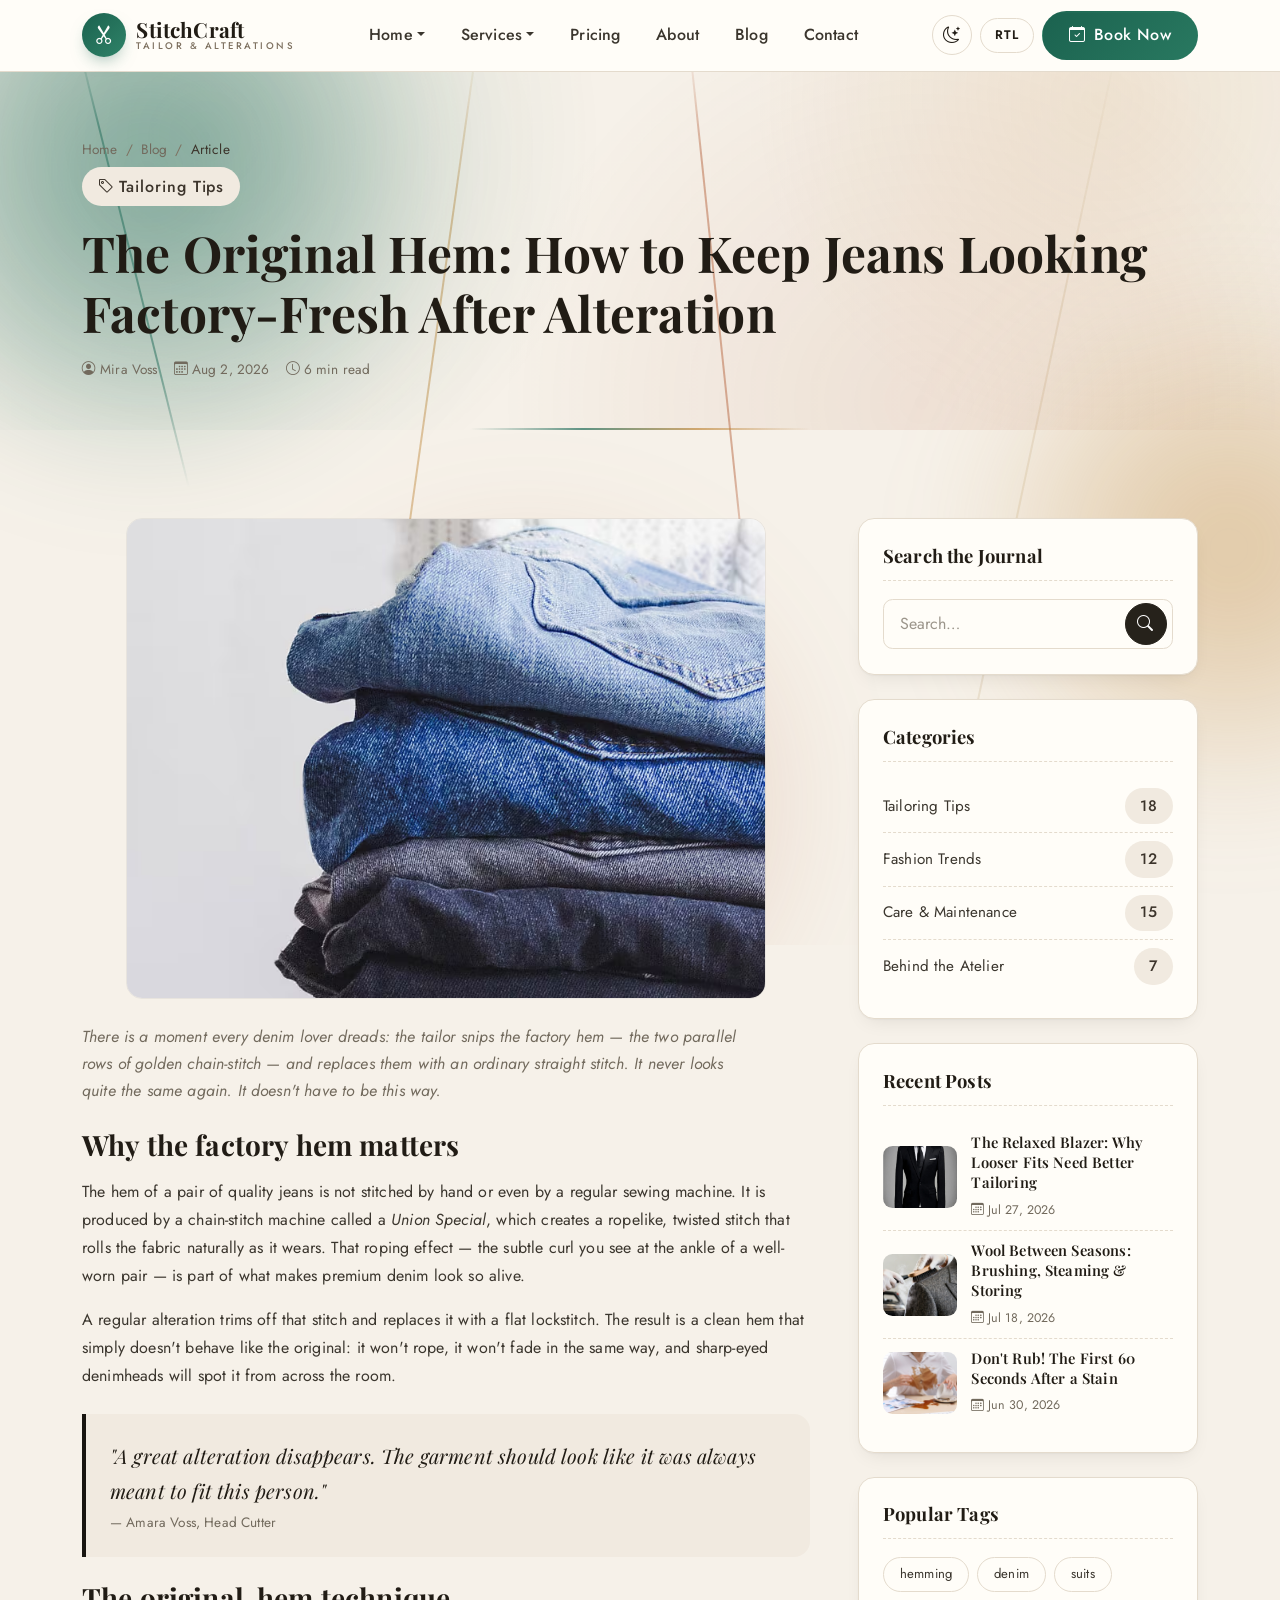
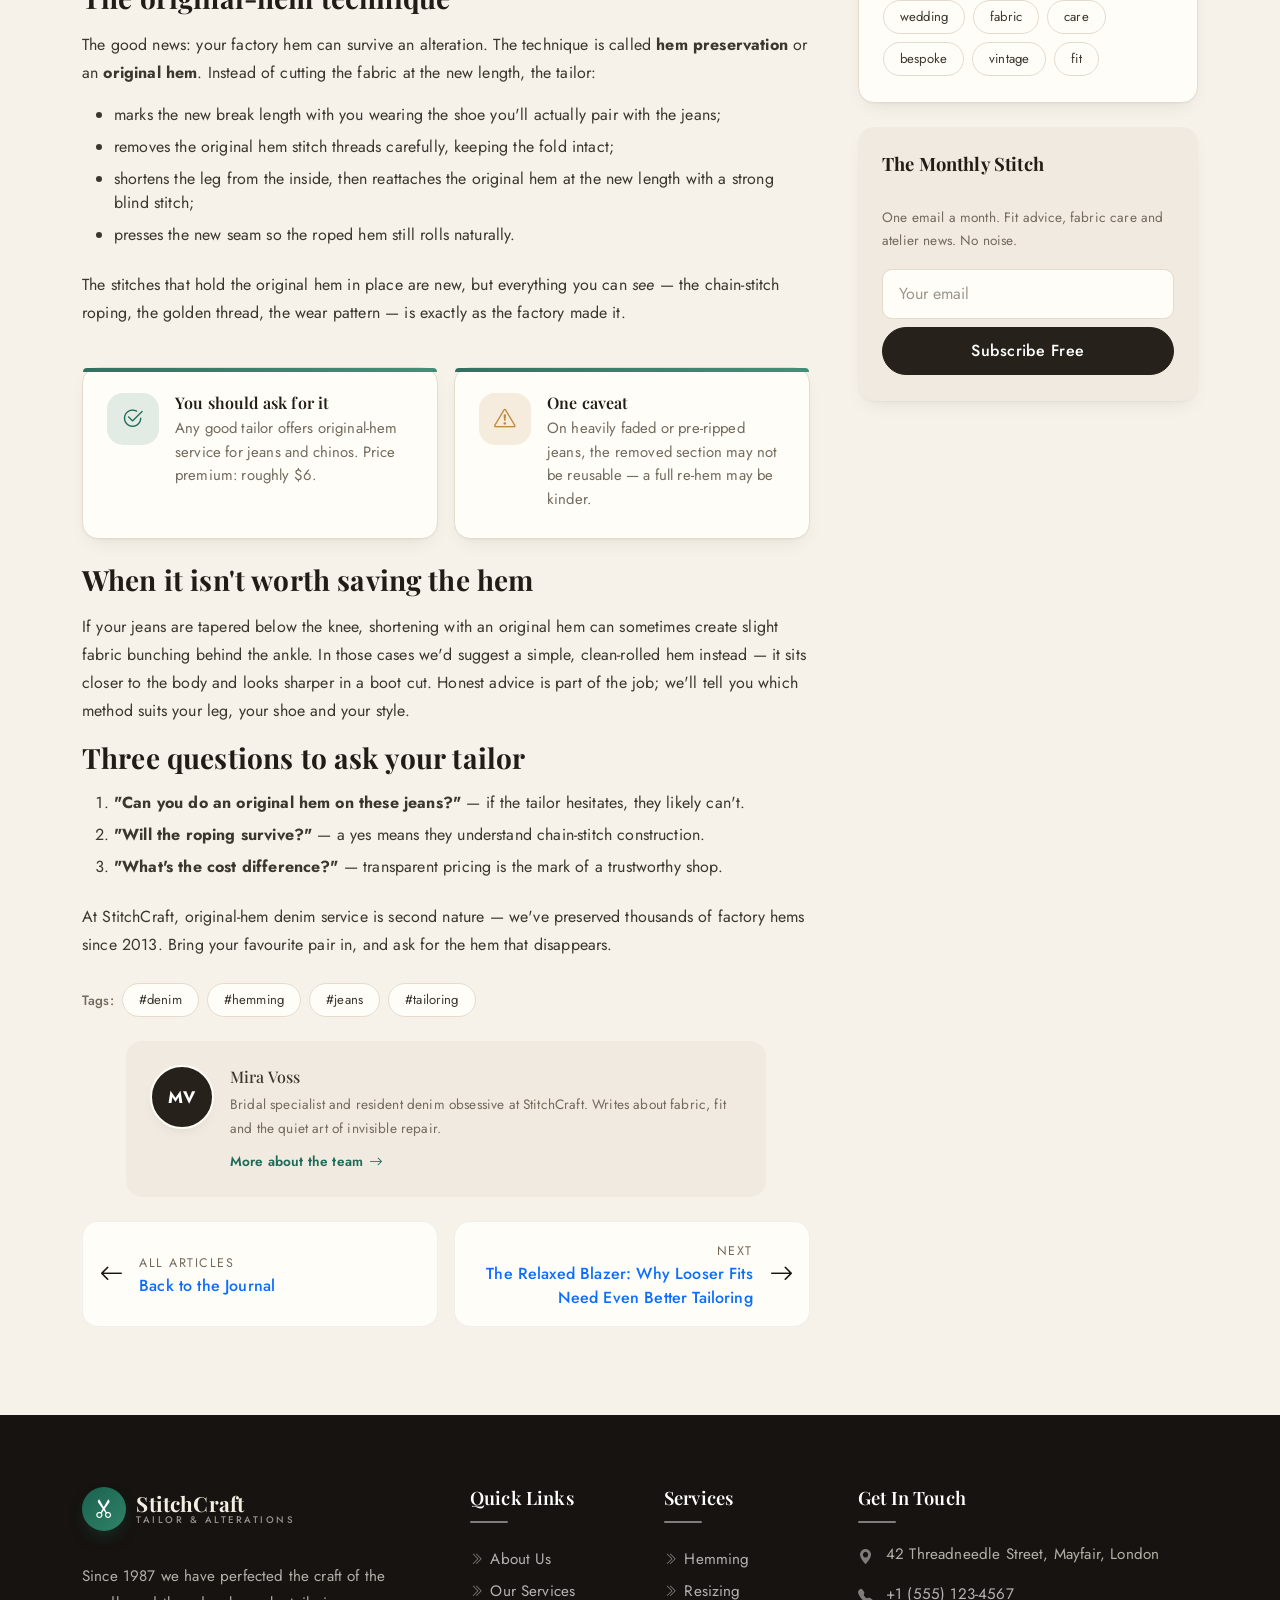
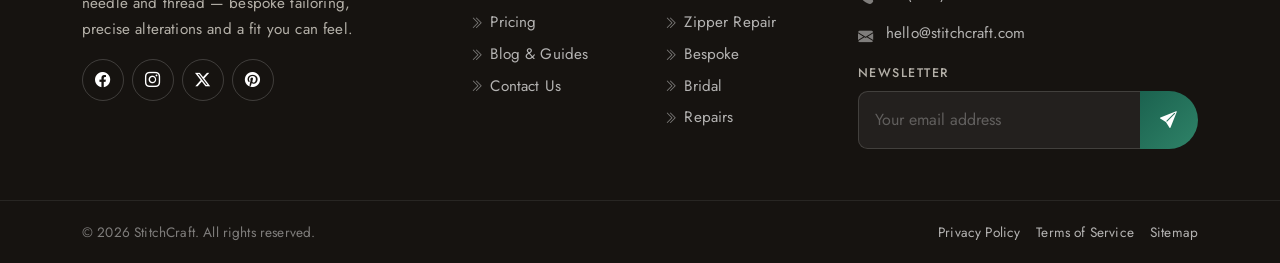
<file: blog-details.html>
<!DOCTYPE html>
<html lang="en">
<head>
  <meta charset="UTF-8">
  <meta name="viewport" content="width=device-width, initial-scale=1">
  <title>The Original Hem: Keeping Jeans Factory-Fresh — StitchCraft Blog</title>
  <meta name="description" content="How master tailors preserve the original factory hem when altering denim — and how to ask for it at your next fitting.">
  <meta name="author" content="StitchCraft">

  <link rel="icon" href="data:image/svg+xml,%3Csvg xmlns='http://www.w3.org/2000/svg' viewBox='0 0 100 100'%3E%3Ccircle cx='50' cy='50' r='48' fill='%2326221b'/%3E%3Ctext x='50' y='66' font-size='46' text-anchor='middle'%3E%E2%9C%82%3C/text%3E%3C/svg%3E">

  <link rel="preconnect" href="https://fonts.googleapis.com">
  <link rel="preconnect" href="https://fonts.gstatic.com" crossorigin>
  <link href="https://fonts.googleapis.com/css2?family=Jost:wght@300;400;500;600&family=Playfair+Display:ital,wght@0,400;0,600;0,700;1,400&display=swap" rel="stylesheet">

  <link rel="stylesheet" href="assets/vendor/bootstrap/css/bootstrap.min.css">
  <link rel="stylesheet" href="assets/vendor/bootstrap-icons/font/bootstrap-icons.min.css">
  <link rel="stylesheet" href="assets/css/style.css">
</head>
<body>

  <header id="siteNav"></header>

  <main>

    <!-- ============ PAGE HERO ============ -->
    <section class="page-hero" style="padding:4.2rem 0 3.2rem;">
      <div class="container">
        <nav aria-label="breadcrumb">
          <ol class="breadcrumb fs-7">
            <li class="breadcrumb-item"><a href="index.html">Home</a></li>
            <li class="breadcrumb-item"><a href="blog.html">Blog</a></li>
            <li class="breadcrumb-item active" aria-current="page" id="blogCrumb">Article</li>
          </ol>
        </nav>
        <span class="badge-soft bg-body-secondary mt-2 d-inline-block"><i class="bi bi-tag me-1"></i><span id="blogCategory">Tailoring Tips</span></span>
        <h1 class="page-title mt-3 mb-2" id="blogTitle">The Original Hem: How to Keep Jeans Looking Factory-Fresh After Alteration</h1>
        <div class="d-flex flex-wrap gap-3 fs-7 mt-3 text-muted-2">
          <span><i class="bi bi-person-circle me-1"></i><span id="blogAuthor">Mira Voss</span></span>
          <span><i class="bi bi-calendar3 me-1"></i><span id="blogDate">Aug 2, 2026</span></span>
          <span><i class="bi bi-clock me-1"></i><span id="blogRead">6 min read</span></span>
        </div>
      </div>
    </section>

    <section class="section">
      <div class="container">
        <div class="row g-5">

          <!-- ============ ARTICLE ============ -->
          <div class="col-lg-8">
            <div id="blogArticles">

              <!-- ======== POST 1: ORIGINAL HEM ======== -->
              <article id="denim-hem" class="reveal"
                data-title="The Original Hem: How to Keep Jeans Looking Factory-Fresh After Alteration"
                data-category="Tailoring Tips" data-author="Mira Voss"
                data-date="Aug 2, 2026" data-read="6 min read">
                <!-- Cover -->
                <div class="rounded-4 overflow-hidden border border-secondary border-opacity-10 mb-4">
                  <img src="assets/images/b1.webp" alt="Denim hem close-up" class="w-100">
                </div>

                <p class="section-lead fst-italic mb-4">
                  There is a moment every denim lover dreads: the tailor snips the factory hem — the
                  two parallel rows of golden chain-stitch — and replaces them with an ordinary straight
                  stitch. It never looks quite the same again. It doesn't have to be this way.
                </p>

                <h2 class="font-heading fs-3 fw-bold mb-3">Why the factory hem matters</h2>
                <p>
                  The hem of a pair of quality jeans is not stitched by hand or even by a regular sewing
                  machine. It is produced by a chain-stitch machine called a <em>Union Special</em>,
                  which creates a ropelike, twisted stitch that rolls the fabric naturally as it wears.
                  That roping effect — the subtle curl you see at the ankle of a well-worn pair — is part
                  of what makes premium denim look so alive.
                </p>
                <p>
                  A regular alteration trims off that stitch and replaces it with a flat lockstitch. The
                  result is a clean hem that simply doesn't behave like the original: it won't rope, it
                  won't fade in the same way, and sharp-eyed denimheads will spot it from across the room.
                </p>

                <blockquote class="border-start border-4 border-dark bg-surface-2 rounded-end-4 p-4 my-4">
                  <p class="font-heading fst-italic fs-5 mb-1" style="color:var(--heading-color);">
                    "A great alteration disappears. The garment should look like it was always meant to fit this person."
                  </p>
                  <footer class="fs-7 text-muted-2">— Amara Voss, Head Cutter</footer>
                </blockquote>

                <h2 class="font-heading fs-3 fw-bold mb-3">The original-hem technique</h2>
                <p>
                  The good news: your factory hem can survive an alteration. The technique is called
                  <strong>hem preservation</strong> or an <strong>original hem</strong>. Instead of cutting the
                  fabric at the new length, the tailor:
                </p>
                <ul class="mb-4">
                  <li class="mb-2">marks the new break length with you wearing the shoe you'll actually pair with the jeans;</li>
                  <li class="mb-2">removes the original hem stitch threads carefully, keeping the fold intact;</li>
                  <li class="mb-2">shortens the leg from the inside, then reattaches the original hem at the new length with a strong blind stitch;</li>
                  <li class="mb-2">presses the new seam so the roped hem still rolls naturally.</li>
                </ul>
                <p>
                  The stitches that hold the original hem in place are new, but everything you can
                  <em>see</em> — the chain-stitch roping, the golden thread, the wear pattern — is exactly
                  as the factory made it.
                </p>

                <!-- Mid-article feature -->
                <div class="row g-3 my-4">
                  <div class="col-sm-6">
                    <div class="contact-card">
                      <span class="ic"><i class="bi bi-check2-circle"></i></span>
                      <div><h6 class="mb-1">You should ask for it</h6><p>Any good tailor offers original-hem service for jeans and chinos. Price premium: roughly $6.</p></div>
                    </div>
                  </div>
                  <div class="col-sm-6">
                    <div class="contact-card">
                      <span class="ic"><i class="bi bi-exclamation-triangle"></i></span>
                      <div><h6 class="mb-1">One caveat</h6><p>On heavily faded or pre-ripped jeans, the removed section may not be reusable — a full re-hem may be kinder.</p></div>
                    </div>
                  </div>
                </div>

                <h2 class="font-heading fs-3 fw-bold mb-3">When it isn't worth saving the hem</h2>
                <p>
                  If your jeans are tapered below the knee, shortening with an original hem can sometimes
                  create slight fabric bunching behind the ankle. In those cases we'd suggest a simple,
                  clean-rolled hem instead — it sits closer to the body and looks sharper in a boot cut.
                  Honest advice is part of the job; we'll tell you which method suits your leg, your shoe
                  and your style.
                </p>

                <h2 class="font-heading fs-3 fw-bold mb-3">Three questions to ask your tailor</h2>
                <ol class="mb-4">
                  <li class="mb-2"><strong>"Can you do an original hem on these jeans?"</strong> — if the tailor hesitates, they likely can't.</li>
                  <li class="mb-2"><strong>"Will the roping survive?"</strong> — a yes means they understand chain-stitch construction.</li>
                  <li class="mb-2"><strong>"What's the cost difference?"</strong> — transparent pricing is the mark of a trustworthy shop.</li>
                </ol>

                <p class="mb-4">
                  At StitchCraft, original-hem denim service is second nature — we've preserved thousands
                  of factory hems since 2013. Bring your favourite pair in, and ask for the hem that
                  disappears.
                </p>

                <!-- Tags -->
                <div class="d-flex flex-wrap align-items-center gap-2 mb-4">
                  <span class="fw-medium text-muted-2 fs-7">Tags:</span>
                  <div class="tag-cloud d-inline-flex">
                    <a href="blog.html">#denim</a>
                    <a href="blog.html">#hemming</a>
                    <a href="blog.html">#jeans</a>
                    <a href="blog.html">#tailoring</a>
                  </div>
                </div>

                <!-- Author box -->
                <div class="d-flex gap-3 bg-surface-2 rounded-4 p-4 mb-4">
                  <span class="avatar flex-shrink-0" style="width:64px;height:64px;border-radius:50%;background:var(--ink-800);color:#fff;display:grid;place-items:center;font-weight:700;">MV</span>
                  <div>
                    <div class="fw-medium font-heading fs-6 mb-1">Mira Voss</div>
                    <p class="fs-7 text-muted-2 mb-2">Bridal specialist and resident denim obsessive at StitchCraft. Writes about fabric, fit and the quiet art of invisible repair.</p>
                    <a href="about.html" class="link-arrow fs-7">More about the team <i class="bi bi-arrow-right"></i></a>
                  </div>
                </div>

                <!-- Prev / Next -->
                <div class="row g-3">
                  <div class="col-md-6">
                    <a href="blog.html" class="d-flex align-items-center gap-3 h-100 bg-surface border border-secondary border-opacity-10 rounded-4 p-3">
                      <i class="bi bi-arrow-left fs-4 text-dark"></i>
                      <span><small class="fs-8 text-muted-2 text-uppercase letter-spacing-1">All Articles</small><br><span class="fw-medium">Back to the Journal</span></span>
                    </a>
                  </div>
                  <div class="col-md-6">
                    <a href="blog-details.html#relaxed-blazer" class="d-flex align-items-center gap-3 justify-content-end text-end h-100 bg-surface border border-secondary border-opacity-10 rounded-4 p-3">
                      <span><small class="fs-8 text-muted-2 text-uppercase letter-spacing-1">Next</small><br><span class="fw-medium">The Relaxed Blazer: Why Looser Fits Need Even Better Tailoring</span></span>
                      <i class="bi bi-arrow-right fs-4 text-dark"></i>
                    </a>
                  </div>
                </div>
              </article>

              <!-- ======== POST 2: RELAXED BLAZER ======== -->
              <article id="relaxed-blazer" class="reveal"
                data-title="The Relaxed Blazer: Why Looser Fits Need Even Better Tailoring"
                data-category="Fashion Trends" data-author="Owen Marsh"
                data-date="Jul 27, 2026" data-read="4 min read">
                <!-- Cover -->
                <div class="rounded-4 overflow-hidden border border-secondary border-opacity-10 mb-4">
                  <img src="assets/images/b2.webp" alt="Relaxed blazer tailoring" class="w-100">
                </div>

                <p class="section-lead fst-italic mb-4">
                  The "oversized" blazer is the most forgiving silhouette in the shop window — and the
                  most demanding on the cutting table. A garment that fits nowhere and hangs well has
                  been engineered that way, millimetre by millimetre.
                </p>

                <h2 class="font-heading fs-3 fw-bold mb-3">Loose doesn't mean careless</h2>
                <p>
                  When a jacket is meant to be trim, small errors hide behind tension: the fabric is pulled
                  close to the body, so a sleeve that pitches a few degrees off reads as a wrinkle you can
                  live with. In a relaxed fit there is no tension to mask anything. The shoulder hangs,
                  the sleeve swings, the back rolls — and every proportion is visible in full.
                </p>
                <p>
                  That's why a good relaxed blazer starts with the shoulder seam pitched slightly longer
                  than a classic, with a softer, hand-rolled pad. The sleeve head is set with more ease so
                  the arm moves freely without dragging the lapel.
                </p>

                <blockquote class="border-start border-4 border-dark bg-surface-2 rounded-end-4 p-4 my-4">
                  <p class="font-heading fst-italic fs-5 mb-1" style="color:var(--heading-color);">
                    "Loose shoulders are a choice. A shoulder that sags is a mistake. The difference is the cut."
                  </p>
                  <footer class="fs-7 text-muted-2">— Owen Marsh, Master Cutter</footer>
                </blockquote>

                <h2 class="font-heading fs-3 fw-bold mb-3">The three measurements that matter</h2>
                <ul class="mb-4">
                  <li class="mb-2"><strong>Back balance</strong> — how the jacket sits at the nape. Too short and the collar stands away from your neck; too long and it bubbles at the back hem.</li>
                  <li class="mb-2"><strong>Sleeve pitch</strong> — the angle of the sleeve when your arm hangs naturally. Wrong pitch is why "relaxed" jackets bunch at the bicep.</li>
                  <li class="mb-2"><strong>Break point</strong> — where the lapel turns. Lower breaks lengthen the torso; higher breaks add shoulders. Loose fits look best with a soft, slightly lower break.</li>
                </ul>

                <h2 class="font-heading fs-3 fw-bold mb-3">What to fix on an off-the-rack relaxed blazer</h2>
                <p>
                  Most ready-made relaxed blazers need the sleeves shortened (they're cut long on purpose),
                  the waist suppressed an inch even in a boxy cut, and the back balance corrected. All three
                  are quick jobs — expect two to three days, not two weeks.
                </p>

                <p class="mb-4">
                  Bring the blazer you love most on the hanger but less on your body. We'll show you exactly
                  where the drape should fall — and whether it's worth saving or swapping.
                </p>

                <!-- Tags -->
                <div class="d-flex flex-wrap align-items-center gap-2 mb-4">
                  <span class="fw-medium text-muted-2 fs-7">Tags:</span>
                  <div class="tag-cloud d-inline-flex">
                    <a href="blog.html">#blazers</a>
                    <a href="blog.html">#suits</a>
                    <a href="blog.html">#trends</a>
                    <a href="blog.html">#fit</a>
                  </div>
                </div>

                <!-- Author box -->
                <div class="d-flex gap-3 bg-surface-2 rounded-4 p-4 mb-4">
                  <span class="avatar flex-shrink-0" style="width:64px;height:64px;border-radius:50%;background:var(--ink-800);color:#fff;display:grid;place-items:center;font-weight:700;">OM</span>
                  <div>
                    <div class="fw-medium font-heading fs-6 mb-1">Owen Marsh</div>
                    <p class="fs-7 text-muted-2 mb-2">Master cutter with a thirty-year eye for shoulders. Writes about structure, drape and why a great jacket never shouts.</p>
                    <a href="about.html" class="link-arrow fs-7">More about the team <i class="bi bi-arrow-right"></i></a>
                  </div>
                </div>

                <!-- Prev / Next -->
                <div class="row g-3">
                  <div class="col-md-6">
                    <a href="blog-details.html#denim-hem" class="d-flex align-items-center gap-3 h-100 bg-surface border border-secondary border-opacity-10 rounded-4 p-3">
                      <i class="bi bi-arrow-left fs-4 text-dark"></i>
                      <span><small class="fs-8 text-muted-2 text-uppercase letter-spacing-1">Previous</small><br><span class="fw-medium">The Original Hem: Keeping Jeans Factory-Fresh</span></span>
                    </a>
                  </div>
                  <div class="col-md-6">
                    <a href="blog-details.html#wool-care" class="d-flex align-items-center gap-3 justify-content-end text-end h-100 bg-surface border border-secondary border-opacity-10 rounded-4 p-3">
                      <span><small class="fs-8 text-muted-2 text-uppercase letter-spacing-1">Next</small><br><span class="fw-medium">Wool Between Seasons: Brushing, Steaming &amp; Storing</span></span>
                      <i class="bi bi-arrow-right fs-4 text-dark"></i>
                    </a>
                  </div>
                </div>
              </article>

              <!-- ======== POST 3: WOOL CARE ======== -->
              <article id="wool-care" class="reveal"
                data-title="Wool Between Seasons: Brushing, Steaming &amp; Storing Your Suits"
                data-category="Care &amp; Maintenance" data-author="Owen Marsh"
                data-date="Jul 18, 2026" data-read="5 min read">
                <!-- Cover -->
                <div class="rounded-4 overflow-hidden border border-secondary border-opacity-10 mb-4">
                  <img src="assets/images/b3.webp" alt="Wool suit storage" class="w-100">
                </div>

                <p class="section-lead fst-italic mb-4">
                  A good suit outlives ten seasonal trends. The difference between a five-year suit and a
                  twenty-year suit isn't the cloth — it's what happens in the closet when nobody is wearing it.
                </p>

                <h2 class="font-heading fs-3 fw-bold mb-3">Brush, don't reach for the machine</h2>
                <p>
                  Wool sheds surface dust and crumbs if you brush it while the fibres are still relaxed —
                  the morning after you wear it. A soft horsehair brush, ten light strokes down each sleeve
                  and the lapels, is all most suits ever need. Dry cleaning every week, by contrast, is the
                  fastest way to strip the bloom from a fine cloth.
                </p>

                <h2 class="font-heading fs-3 fw-bold mb-3">Rest it, then steam it</h2>
                <p>
                  Wool has memory and it has fatigue. After a day's wear, hang the suit and leave it for
                  at least 24 hours so the fibres relax back to shape. For creases, use a handheld steamer
                  held six inches away — never a hot iron directly on the cloth. The steam lifts wrinkles
                  and refreshes the nap without pressing a shine into the shoulders.
                </p>

                <blockquote class="border-start border-4 border-dark bg-surface-2 rounded-end-4 p-4 my-4">
                  <p class="font-heading fst-italic fs-5 mb-1" style="color:var(--heading-color);">
                    "Clean wool doesn't attract moths. It's the sweat, food and skin oils that feed the larvae — and the closet that hides them."
                  </p>
                  <footer class="fs-7 text-muted-2">— Owen Marsh, Master Cutter</footer>
                </blockquote>

                <h2 class="font-heading fs-3 fw-bold mb-3">Storing between seasons</h2>
                <ul class="mb-4">
                  <li class="mb-2">Clean or at least steam and brush before long storage — moths target the invisible stains.</li>
                  <li class="mb-2">Use a broad, rounded wooden hanger. Wire hangers dent the shoulders permanently.</li>
                  <li class="mb-2">Cover with a breathable cotton or muslin bag. Plastic suffocates wool and traps moisture.</li>
                  <li class="mb-2">Add cedar blocks or lavender sachets — natural deterrents, refreshed yearly.</li>
                  <li class="mb-2">Give the suit room to breathe in the wardrobe; crammed rails crush the lapel roll.</li>
                </ul>

                <h2 class="font-heading fs-3 fw-bold mb-3">When to bring it in</h2>
                <p>
                  If the collar is greasy at the nape, the elbows have lost their sheen, or a moth has made
                  its move before you did, don't reach for the scissors. We can recut, re-press and invisibly
                  repair almost everything — moth damage included. Bring it in early; the longer a hole waits,
                  the more fabric it takes with it.
                </p>

                <!-- Tags -->
                <div class="d-flex flex-wrap align-items-center gap-2 mb-4">
                  <span class="fw-medium text-muted-2 fs-7">Tags:</span>
                  <div class="tag-cloud d-inline-flex">
                    <a href="blog.html">#wool</a>
                    <a href="blog.html">#care</a>
                    <a href="blog.html">#moths</a>
                    <a href="blog.html">#suits</a>
                  </div>
                </div>

                <!-- Author box -->
                <div class="d-flex gap-3 bg-surface-2 rounded-4 p-4 mb-4">
                  <span class="avatar flex-shrink-0" style="width:64px;height:64px;border-radius:50%;background:var(--ink-800);color:#fff;display:grid;place-items:center;font-weight:700;">OM</span>
                  <div>
                    <div class="fw-medium font-heading fs-6 mb-1">Owen Marsh</div>
                    <p class="fs-7 text-muted-2 mb-2">Master cutter with a thirty-year eye for shoulders. Writes about structure, drape and why a great jacket never shouts.</p>
                    <a href="about.html" class="link-arrow fs-7">More about the team <i class="bi bi-arrow-right"></i></a>
                  </div>
                </div>

                <!-- Prev / Next -->
                <div class="row g-3">
                  <div class="col-md-6">
                    <a href="blog-details.html#relaxed-blazer" class="d-flex align-items-center gap-3 h-100 bg-surface border border-secondary border-opacity-10 rounded-4 p-3">
                      <i class="bi bi-arrow-left fs-4 text-dark"></i>
                      <span><small class="fs-8 text-muted-2 text-uppercase letter-spacing-1">Previous</small><br><span class="fw-medium">The Relaxed Blazer: Looser Fits, Better Tailoring</span></span>
                    </a>
                  </div>
                  <div class="col-md-6">
                    <a href="blog-details.html#alter-or-replace" class="d-flex align-items-center gap-3 justify-content-end text-end h-100 bg-surface border border-secondary border-opacity-10 rounded-4 p-3">
                      <span><small class="fs-8 text-muted-2 text-uppercase letter-spacing-1">Next</small><br><span class="fw-medium">Alter or Replace? A Tailor's Honest Guide</span></span>
                      <i class="bi bi-arrow-right fs-4 text-dark"></i>
                    </a>
                  </div>
                </div>
              </article>

              <!-- ======== POST 4: ALTER OR REPLACE ======== -->
              <article id="alter-or-replace" class="reveal"
                data-title="Alter or Replace? A Tailor's Honest Guide to When Resizing Is Worth It"
                data-category="Tailoring Tips" data-author="Mira Voss"
                data-date="Jul 9, 2026" data-read="7 min read">
                <!-- Cover -->
                <div class="rounded-4 overflow-hidden border border-secondary border-opacity-10 mb-4">
                  <img src="assets/images/b4.webp" alt="When to resize versus replace" class="w-100">
                </div>

                <p class="section-lead fst-italic mb-4">
                  Half our consultations start with the same honest answer: don't spend the money. Here is
                  the checklist we run through before we ever pick up the scissors — so you know when an
                  alteration is a bargain and when it's a waste.
                </p>

                <h2 class="font-heading fs-3 fw-bold mb-3">The three-two-one rule</h2>
                <p>
                  As a rule of thumb, a tailor can comfortably <strong>take in</strong> a garment up to two
                  sizes, and <strong>let out</strong> only one. Beyond that, the seams run out of room, the
                  proportions start to fight, and the piece stops looking like the one you bought.
                </p>

                <h2 class="font-heading fs-3 fw-bold mb-3">Where structure is the deciding vote</h2>
                <p>
                  Simple trousers, skirts and shirts are almost always worth altering — there's little to lose
                  and a perfect fit to gain. The calculus changes with structured garments: a suit jacket is a
                  network of canvas, padding and interfacing. Re-cutting a jacket's shoulders or chest is a
                  rebuild, not an alteration, and can cost more than the jacket.
                </p>

                <blockquote class="border-start border-4 border-dark bg-surface-2 rounded-end-4 p-4 my-4">
                  <p class="font-heading fst-italic fs-5 mb-1" style="color:var(--heading-color);">
                    "We'll tell you the truth even when it loses us the job. A returned favour is worth more than a returned jacket."
                  </p>
                  <footer class="fs-7 text-muted-2">— Amara Voss, Head Cutter</footer>
                </blockquote>

                <h2 class="font-heading fs-3 fw-bold mb-3">The four questions to ask yourself</h2>
                <ol class="mb-4">
                  <li class="mb-2"><strong>Is the fabric worth it?</strong> — natural fibres and quality cloth reward alterations; thin synthetics rarely do.</li>
                  <li class="mb-2"><strong>Is the garment in good shape?</strong> — pilling, faded shoulders or a blown hem suggest it's lived its life.</li>
                  <li class="mb-2"><strong>How much needs to change?</strong> — beyond the two-one rule, walk away.</li>
                  <li class="mb-2"><strong>What's the alteration worth vs. the replacement?</strong> — if the quote is more than half the retail price, replace it.</li>
                </ol>

                <h2 class="font-heading fs-3 fw-bold mb-3">The honest verdict</h2>
                <p>
                  Waists, hems, sleeves, seats and trouser hips: alter, almost always. Jacket chests,
                  coat shoulders and any garment you plan to wear for one season only: replace. When in
                  doubt, bring it in and let us look at it with you. The consultation is free, and so is
                  the straight answer.
                </p>

                <!-- Tags -->
                <div class="d-flex flex-wrap align-items-center gap-2 mb-4">
                  <span class="fw-medium text-muted-2 fs-7">Tags:</span>
                  <div class="tag-cloud d-inline-flex">
                    <a href="blog.html">#alterations</a>
                    <a href="blog.html">#resizing</a>
                    <a href="blog.html">#advice</a>
                    <a href="blog.html">#fit</a>
                  </div>
                </div>

                <!-- Author box -->
                <div class="d-flex gap-3 bg-surface-2 rounded-4 p-4 mb-4">
                  <span class="avatar flex-shrink-0" style="width:64px;height:64px;border-radius:50%;background:var(--ink-800);color:#fff;display:grid;place-items:center;font-weight:700;">MV</span>
                  <div>
                    <div class="fw-medium font-heading fs-6 mb-1">Mira Voss</div>
                    <p class="fs-7 text-muted-2 mb-2">Bridal specialist and resident denim obsessive at StitchCraft. Writes about fabric, fit and the quiet art of invisible repair.</p>
                    <a href="about.html" class="link-arrow fs-7">More about the team <i class="bi bi-arrow-right"></i></a>
                  </div>
                </div>

                <!-- Prev / Next -->
                <div class="row g-3">
                  <div class="col-md-6">
                    <a href="blog-details.html#wool-care" class="d-flex align-items-center gap-3 h-100 bg-surface border border-secondary border-opacity-10 rounded-4 p-3">
                      <i class="bi bi-arrow-left fs-4 text-dark"></i>
                      <span><small class="fs-8 text-muted-2 text-uppercase letter-spacing-1">Previous</small><br><span class="fw-medium">Wool Between Seasons: Brushing, Steaming &amp; Storing</span></span>
                    </a>
                  </div>
                  <div class="col-md-6">
                    <a href="blog-details.html#stain-removal" class="d-flex align-items-center gap-3 justify-content-end text-end h-100 bg-surface border border-secondary border-opacity-10 rounded-4 p-3">
                      <span><small class="fs-8 text-muted-2 text-uppercase letter-spacing-1">Next</small><br><span class="fw-medium">Don't Rub! The First 60 Seconds After a Stain</span></span>
                      <i class="bi bi-arrow-right fs-4 text-dark"></i>
                    </a>
                  </div>
                </div>
              </article>

              <!-- ======== POST 5: STAIN REMOVAL ======== -->
              <article id="stain-removal" class="reveal"
                data-title="Don't Rub! The First 60 Seconds After a Stain (And What Your Dry Cleaner Won't Tell You)"
                data-category="Care &amp; Maintenance" data-author="Owen Marsh"
                data-date="Jun 30, 2026" data-read="4 min read">
                <!-- Cover -->
                <div class="rounded-4 overflow-hidden border border-secondary border-opacity-10 mb-4">
                  <img src="assets/images/b5.webp" alt="Stain removal" class="w-100">
                </div>

                <p class="section-lead fst-italic mb-4">
                  The first sixty seconds decide whether a stain lives or dies. Almost everything people do in
                  that window — scrubbing, hot water, immediate washing — is exactly wrong.
                </p>

                <h2 class="font-heading fs-3 fw-bold mb-3">The number one rule: blot, never rub</h2>
                <p>
                  Rubbing grinds the stain deeper into the weave and crushes the fibres, pushing the pigment
                  past the point any professional can reach. Instead, lay the garment flat and <strong>blot</strong>
                  with a clean white cloth or paper towel, working from the outside of the stain toward the
                  middle so it can't spread.
                </p>

                <h2 class="font-heading fs-3 fw-bold mb-3">Your sixty-second drill</h2>
                <ol class="mb-4">
                  <li class="mb-2"><strong>Blot</strong> — lift as much as you can before touching anything wet.</li>
                  <li class="mb-2"><strong>Cold water, inside-out</strong> — run cold (never hot) water through the back of the stain to flush it out, not set it.</li>
                  <li class="mb-2"><strong>Neutralise</strong> — for oil and grease, dust on cornflour or talc and let it sit; it lifts, you don't press.</li>
                  <li class="mb-2"><strong>Don't heat it</strong> — no dryer, no iron, no hot wash until the stain is gone. Heat sets almost everything permanently.</li>
                </ol>

                <blockquote class="border-start border-4 border-dark bg-surface-2 rounded-end-4 p-4 my-4">
                  <p class="font-heading fst-italic fs-5 mb-1" style="color:var(--heading-color);">
                    "Tell your dry cleaner what the stain is. We can't treat a mystery. The colour, the day and the dinner matter."
                  </p>
                  <footer class="fs-7 text-muted-2">— Owen Marsh, Master Cutter</footer>
                </blockquote>

                <h2 class="font-heading fs-3 fw-bold mb-3">What your dry cleaner won't tell you</h2>
                <ul class="mb-4">
                  <li class="mb-2">Delaying the drop-off is the single biggest cause of a "permanent" stain. Forty-eight hours is the safe window.</li>
                  <li class="mb-2">Point the stain out at the counter. If it isn't logged, it may not be treated.</li>
                  <li class="mb-2">Some stains (wine, tea, ink) are best treated with water-based agents; others (oil, grease) need solvent. Treating both at once can fix the stain but ruin the dye.</li>
                  <li class="mb-2">A little home detergent on delicate silk can do more damage than the stain itself. When in doubt, bring it in dry.</li>
                </ul>

                <p class="mb-4">
                  If a stain has already set or the fabric is delicate, don't gamble with home chemistry.
                  Bring it in within two days and name the culprit — we'll do everything that can be done.
                </p>

                <!-- Tags -->
                <div class="d-flex flex-wrap align-items-center gap-2 mb-4">
                  <span class="fw-medium text-muted-2 fs-7">Tags:</span>
                  <div class="tag-cloud d-inline-flex">
                    <a href="blog.html">#stains</a>
                    <a href="blog.html">#care</a>
                    <a href="blog.html">#cleaning</a>
                    <a href="blog.html">#fabric</a>
                  </div>
                </div>

                <!-- Author box -->
                <div class="d-flex gap-3 bg-surface-2 rounded-4 p-4 mb-4">
                  <span class="avatar flex-shrink-0" style="width:64px;height:64px;border-radius:50%;background:var(--ink-800);color:#fff;display:grid;place-items:center;font-weight:700;">OM</span>
                  <div>
                    <div class="fw-medium font-heading fs-6 mb-1">Owen Marsh</div>
                    <p class="fs-7 text-muted-2 mb-2">Master cutter with a thirty-year eye for shoulders. Writes about structure, drape and why a great jacket never shouts.</p>
                    <a href="about.html" class="link-arrow fs-7">More about the team <i class="bi bi-arrow-right"></i></a>
                  </div>
                </div>

                <!-- Prev / Next -->
                <div class="row g-3">
                  <div class="col-md-6">
                    <a href="blog-details.html#alter-or-replace" class="d-flex align-items-center gap-3 h-100 bg-surface border border-secondary border-opacity-10 rounded-4 p-3">
                      <i class="bi bi-arrow-left fs-4 text-dark"></i>
                      <span><small class="fs-8 text-muted-2 text-uppercase letter-spacing-1">Previous</small><br><span class="fw-medium">Alter or Replace? A Tailor's Honest Guide</span></span>
                    </a>
                  </div>
                  <div class="col-md-6">
                    <a href="blog-details.html#co-ord-revival" class="d-flex align-items-center gap-3 justify-content-end text-end h-100 bg-surface border border-secondary border-opacity-10 rounded-4 p-3">
                      <span><small class="fs-8 text-muted-2 text-uppercase letter-spacing-1">Next</small><br><span class="fw-medium">The Co-ord Revival: Tailored Sets, One Clean Line</span></span>
                      <i class="bi bi-arrow-right fs-4 text-dark"></i>
                    </a>
                  </div>
                </div>
              </article>

              <!-- ======== POST 6: CO-ORD REVIVAL ======== -->
              <article id="co-ord-revival" class="reveal"
                data-title="The Co-ord Revival: Tailored Sets That Read as One Clean Line"
                data-category="Fashion Trends" data-author="Mira Voss"
                data-date="Jun 21, 2026" data-read="5 min read">
                <!-- Cover -->
                <div class="rounded-4 overflow-hidden border border-secondary border-opacity-10 mb-4">
                  <img src="assets/images/b6.webp" alt="Two-piece tailored set" class="w-100">
                </div>

                <p class="section-lead fst-italic mb-4">
                  Matching sets are back — but a co-ord only reads as "one clean line" when the two pieces
                  are cut to the same cloth and the same body. That's where the tailor earns their keep.
                </p>

                <h2 class="font-heading fs-3 fw-bold mb-3">Why a set looks different to separates</h2>
                <p>
                  A jacket and trouser bought separately make two good pieces that argue with each other. A
                  co-ord is a single statement that happens to be worn in two pieces. The trick is matching
                  silhouette and proportion: the same break in the trouser, the same shoulder line in the
                  jacket, and fabric that falls identically top and bottom.
                </p>

                <h2 class="font-heading fs-3 fw-bold mb-3">The common faults we fix on sets</h2>
                <ul class="mb-4">
                  <li class="mb-2"><strong>Mismatched lengths</strong> — trouser break and jacket hem should rhyme, not echo.</li>
                  <li class="mb-2"><strong>Sleeve and leg width</strong> — a tapered leg under a full sleeve looks unbalanced; we re-pitch both.</li>
                  <li class="mb-2"><strong>Waist suppression</strong> — the same inch taken at both waist and hip keeps the line continuous.</li>
                  <li class="mb-2"><strong>Collar and lapel roll</strong> — the set should lie flat from the nape down, in both garments.</li>
                </ul>

                <blockquote class="border-start border-4 border-dark bg-surface-2 rounded-end-4 p-4 my-4">
                  <p class="font-heading fst-italic fs-5 mb-1" style="color:var(--heading-color);">
                    "A co-ord is a silhouette with a hemline. Alter the two pieces together and the eye reads one shape; alter them apart and it reads two mistakes."
                  </p>
                  <footer class="fs-7 text-muted-2">— Amara Voss, Head Cutter</footer>
                </blockquote>

                <h2 class="font-heading fs-3 fw-bold mb-3">How to make it effortless</h2>
                <p>
                  Buy the set in your natural size and let the tailor do the rest. Shorten the trouser to the
                  exact break you want, suppress the jacket waist a touch, and taper the sleeve so the wrist
                  shows the same sliver of cuff as the shirt you pair with it. When both pieces are fitted to
                  the same points, the set looks intentional rather than coordinated.
                </p>
                <p class="mb-4">
                  And if one piece fits and the other doesn't, don't force it — we'll often recut the jacket
                  to match the trouser's line, or suggest mixing the trousers with another piece you own.
                  The best co-ords are the ones that stopped looking like a costume.
                </p>

                <!-- Tags -->
                <div class="d-flex flex-wrap align-items-center gap-2 mb-4">
                  <span class="fw-medium text-muted-2 fs-7">Tags:</span>
                  <div class="tag-cloud d-inline-flex">
                    <a href="blog.html">#coords</a>
                    <a href="blog.html">#sets</a>
                    <a href="blog.html">#trends</a>
                    <a href="blog.html">#tailoring</a>
                  </div>
                </div>

                <!-- Author box -->
                <div class="d-flex gap-3 bg-surface-2 rounded-4 p-4 mb-4">
                  <span class="avatar flex-shrink-0" style="width:64px;height:64px;border-radius:50%;background:var(--ink-800);color:#fff;display:grid;place-items:center;font-weight:700;">MV</span>
                  <div>
                    <div class="fw-medium font-heading fs-6 mb-1">Mira Voss</div>
                    <p class="fs-7 text-muted-2 mb-2">Bridal specialist and resident denim obsessive at StitchCraft. Writes about fabric, fit and the quiet art of invisible repair.</p>
                    <a href="about.html" class="link-arrow fs-7">More about the team <i class="bi bi-arrow-right"></i></a>
                  </div>
                </div>

                <!-- Prev / Next -->
                <div class="row g-3">
                  <div class="col-md-6">
                    <a href="blog-details.html#stain-removal" class="d-flex align-items-center gap-3 h-100 bg-surface border border-secondary border-opacity-10 rounded-4 p-3">
                      <i class="bi bi-arrow-left fs-4 text-dark"></i>
                      <span><small class="fs-8 text-muted-2 text-uppercase letter-spacing-1">Previous</small><br><span class="fw-medium">Don't Rub! The First 60 Seconds After a Stain</span></span>
                    </a>
                  </div>
                  <div class="col-md-6">
                    <a href="blog.html" class="d-flex align-items-center gap-3 justify-content-end text-end h-100 bg-surface border border-secondary border-opacity-10 rounded-4 p-3">
                      <span><small class="fs-8 text-muted-2 text-uppercase letter-spacing-1">All Articles</small><br><span class="fw-medium">Back to the Journal</span></span>
                      <i class="bi bi-arrow-right fs-4 text-dark"></i>
                    </a>
                  </div>
                </div>
              </article>

            </div><!-- /#blogArticles -->
          </div>

          <!-- ============ SIDEBAR ============ -->
          <aside class="col-lg-4">
            <!-- Search -->
            <div class="widget">
              <h5 class="widget-title">Search the Journal</h5>
              <div class="search-box">
                <input type="search" class="form-control" placeholder="Search…">
                <button class="btn btn-dark" type="button" aria-label="Search"><i class="bi bi-search"></i></button>
              </div>
            </div>

            <!-- Categories -->
            <div class="widget">
              <h5 class="widget-title">Categories</h5>
              <a class="widget-link" href="blog.html"><span>Tailoring Tips</span><span class="badge-soft bg-body-secondary">18</span></a>
              <a class="widget-link" href="blog.html"><span>Fashion Trends</span><span class="badge-soft bg-body-secondary">12</span></a>
              <a class="widget-link" href="blog.html"><span>Care &amp; Maintenance</span><span class="badge-soft bg-body-secondary">15</span></a>
              <a class="widget-link" href="blog.html"><span>Behind the Atelier</span><span class="badge-soft bg-body-secondary">7</span></a>
            </div>

            <!-- Recent posts -->
            <div class="widget">
              <h5 class="widget-title">Recent Posts</h5>
              <div class="mini-post">
                <a class="thumb" href="blog-details.html#relaxed-blazer"><img src="assets/images/b2.webp" alt="Relaxed blazer tailoring"></a>
                <div><h6><a href="blog-details.html#relaxed-blazer">The Relaxed Blazer: Why Looser Fits Need Better Tailoring</a></h6><span class="date"><i class="bi bi-calendar3 me-1"></i>Jul 27, 2026</span></div>
              </div>
              <div class="mini-post">
                <a class="thumb" href="blog-details.html#wool-care"><img src="assets/images/b3.webp" alt="Wool suit storage"></a>
                <div><h6><a href="blog-details.html#wool-care">Wool Between Seasons: Brushing, Steaming &amp; Storing</a></h6><span class="date"><i class="bi bi-calendar3 me-1"></i>Jul 18, 2026</span></div>
              </div>
              <div class="mini-post">
                <a class="thumb" href="blog-details.html#stain-removal"><img src="assets/images/b5.webp" alt="Stain removal"></a>
                <div><h6><a href="blog-details.html#stain-removal">Don't Rub! The First 60 Seconds After a Stain</a></h6><span class="date"><i class="bi bi-calendar3 me-1"></i>Jun 30, 2026</span></div>
              </div>
            </div>

            <!-- Tags -->
            <div class="widget">
              <h5 class="widget-title">Popular Tags</h5>
              <div class="tag-cloud">
                <a href="blog.html">hemming</a><a href="blog.html">denim</a><a href="blog.html">suits</a>
                <a href="blog.html">wedding</a><a href="blog.html">fabric</a><a href="blog.html">care</a>
                <a href="blog.html">bespoke</a><a href="blog.html">vintage</a><a href="blog.html">fit</a>
              </div>
            </div>

            <!-- Newsletter -->
            <div class="widget bg-body-secondary border-0">
              <h5 class="widget-title border-0">The Monthly Stitch</h5>
              <p class="fs-7 text-muted-2">One email a month. Fit advice, fabric care and atelier news. No noise.</p>
              <form onsubmit="event.preventDefault(); alert('Subscribed — welcome to The Monthly Stitch!'); this.reset();">
                <input type="email" class="form-control mb-2" placeholder="Your email" required>
                <button class="btn btn-dark w-100" type="submit">Subscribe Free</button>
              </form>
            </div>
          </aside>
        </div>
      </div>
    </section>

  </main>

  <footer id="siteFooter"></footer>

  <button data-back-top class="btn btn-dark rounded-circle position-fixed bottom-0 end-0 m-4 d-none align-items-center justify-content-center" style="width:50px;height:50px;" aria-label="Back to top">
    <i class="bi bi-arrow-up"></i>
  </button>

  <script src="assets/js/nav.js"></script>
  <script src="assets/js/footer.js"></script>
  <script src="assets/vendor/bootstrap/js/bootstrap.bundle.min.js"></script>
  <script src="assets/js/main.js"></script>
  <script src="assets/js/auth.js"></script>
</body>
</html>
</file>
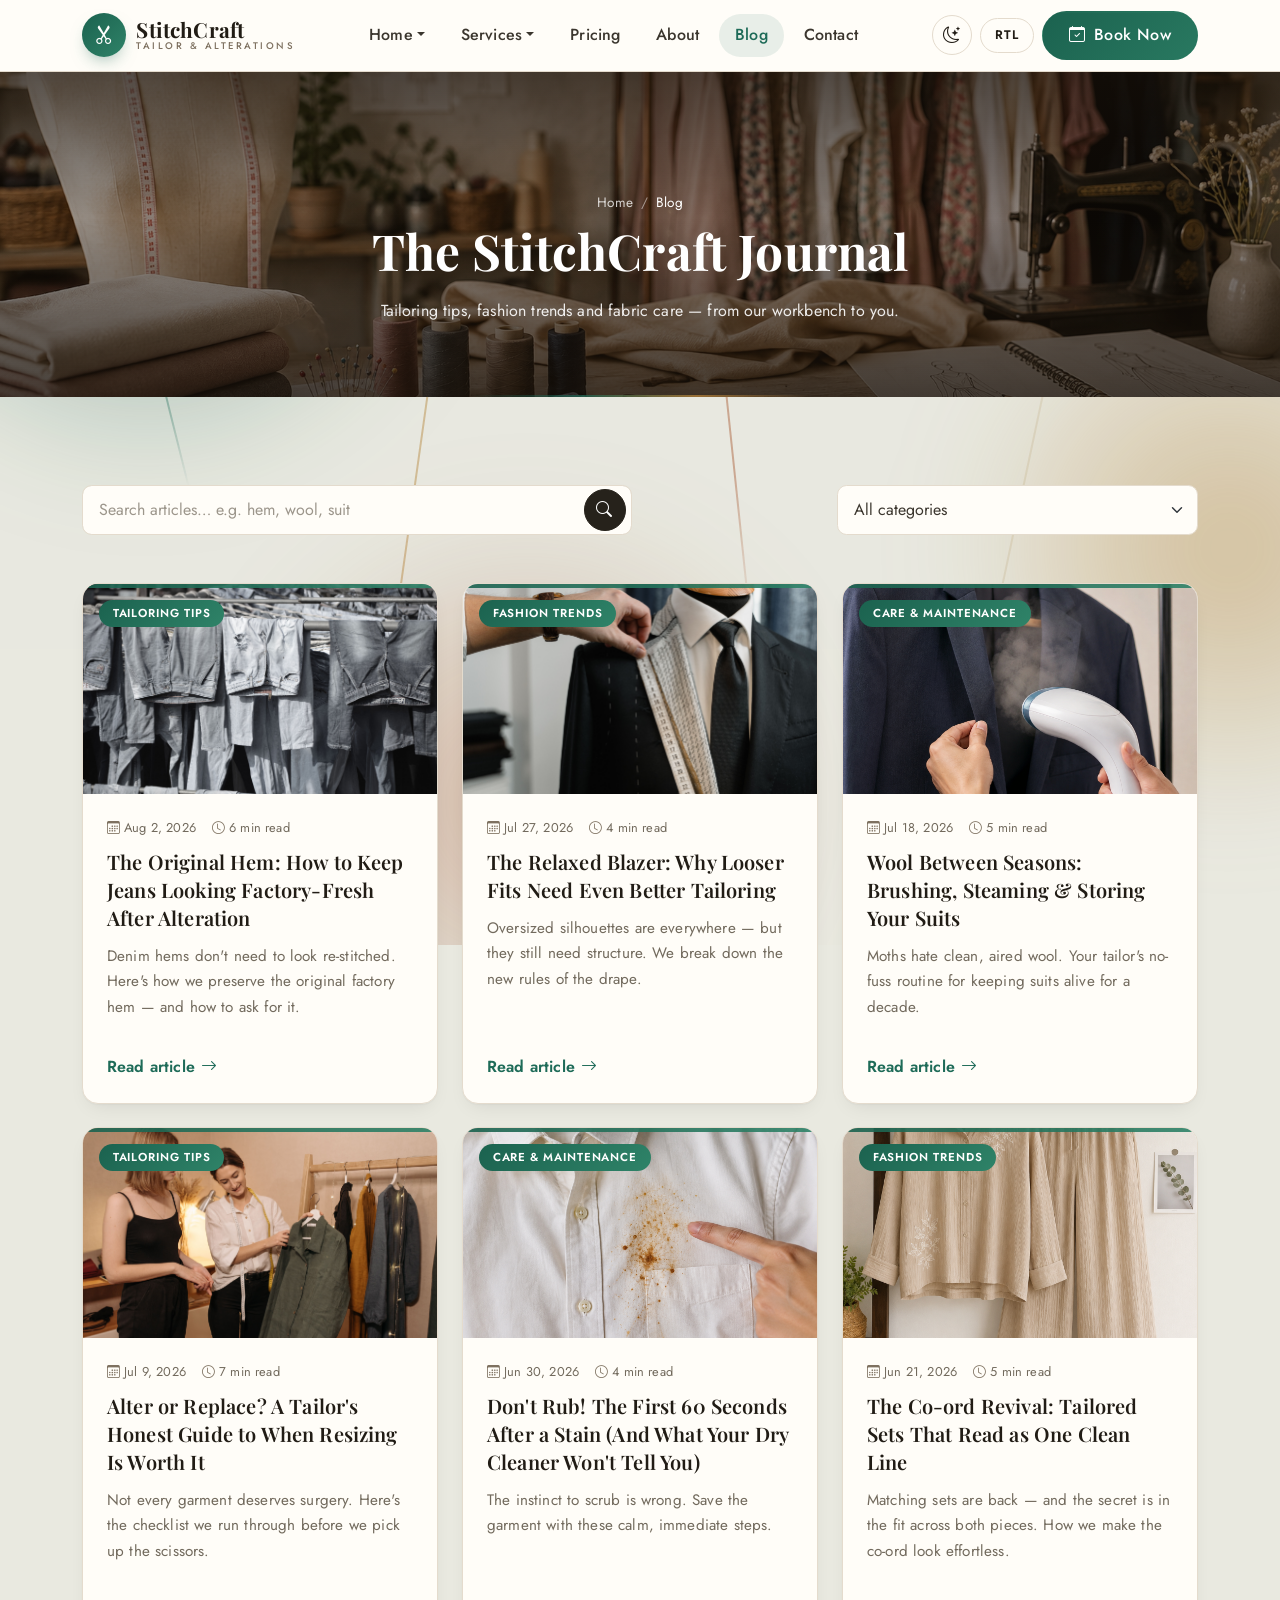
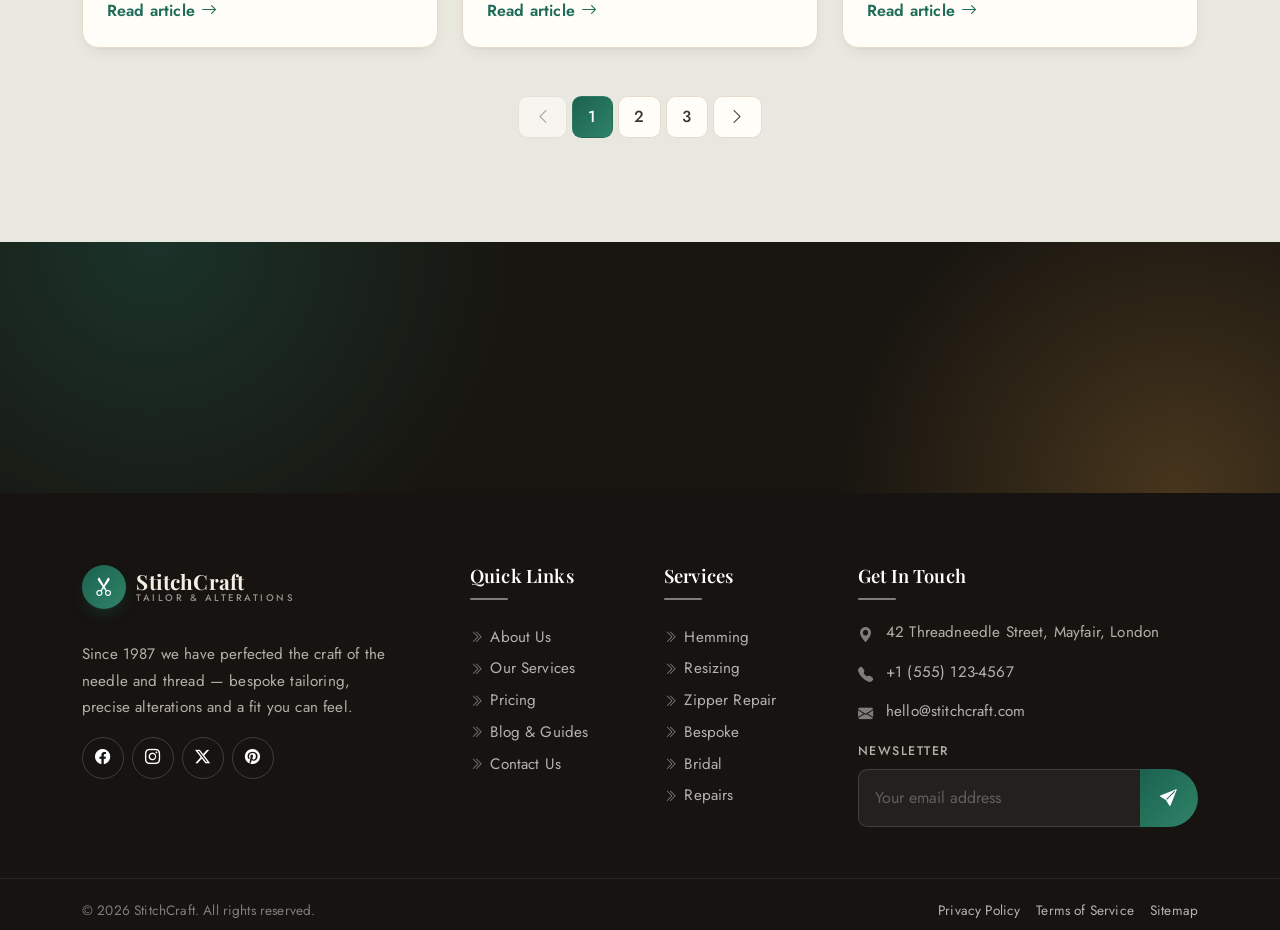
<file: blog.html>
<!DOCTYPE html>
<html lang="en">
<head>
  <meta charset="UTF-8">
  <meta name="viewport" content="width=device-width, initial-scale=1">
  <title>Tailoring Blog — Tips, Trends &amp; Care Guides | StitchCraft</title>
  <meta name="description" content="Practical tailoring tips, fashion trends and fabric care advice from the StitchCraft atelier. Search and filter our latest articles.">
  <meta name="author" content="StitchCraft">

  <link rel="icon" href="data:image/svg+xml,%3Csvg xmlns='http://www.w3.org/2000/svg' viewBox='0 0 100 100'%3E%3Ccircle cx='50' cy='50' r='48' fill='%2326221b'/%3E%3Ctext x='50' y='66' font-size='46' text-anchor='middle'%3E%E2%9C%82%3C/text%3E%3C/svg%3E">

  <link rel="preconnect" href="https://fonts.googleapis.com">
  <link rel="preconnect" href="https://fonts.gstatic.com" crossorigin>
  <link href="https://fonts.googleapis.com/css2?family=Jost:wght@300;400;500;600&family=Playfair+Display:ital,wght@0,400;0,600;0,700;1,400&display=swap" rel="stylesheet">

  <link rel="stylesheet" href="assets/vendor/bootstrap/css/bootstrap.min.css">
  <link rel="stylesheet" href="assets/vendor/bootstrap-icons/font/bootstrap-icons.min.css">
  <link rel="stylesheet" href="assets/css/style.css">
</head>
<body>

  <header id="siteNav"></header>

  <main>

    <!-- ============ PAGE HERO ============ -->
    <section class="page-hero banner-hero" style="background-image:url('assets/images/blog-hero.webp');">
      <div class="container text-center">
        <nav aria-label="breadcrumb">
          <ol class="breadcrumb justify-content-center fs-7">
            <li class="breadcrumb-item"><a href="index.html">Home</a></li>
            <li class="breadcrumb-item active" aria-current="page">Blog</li>
          </ol>
        </nav>
        <h1 class="page-title mt-2">The StitchCraft Journal</h1>
        <p class="mt-3 mb-0">Tailoring tips, fashion trends and fabric care — from our workbench to you.</p>
      </div>
    </section>

    <section class="section bg-tint-1">
      <div class="container">

        <!-- Blog toolbar: search + category filter -->
        <div class="row g-3 mb-5 align-items-center reveal">
          <div class="col-md-6">
            <div class="search-box">
              <input type="search" class="form-control" data-blog-search placeholder="Search articles… e.g. hem, wool, suit">
              <button class="btn btn-dark" type="button" aria-label="Search"><i class="bi bi-search"></i></button>
            </div>
          </div>
          <div class="col-md-4 offset-md-2">
            <select class="form-select" data-blog-cat aria-label="Filter by category">
              <option value="all">All categories</option>
              <option value="tips">Tailoring Tips</option>
              <option value="trends">Fashion Trends</option>
              <option value="care">Care &amp; Maintenance</option>
            </select>
          </div>
        </div>

        <!-- Posts -->
        <div class="row g-4 reveal-stagger" id="blogGrid">

          <!-- Post 1 -->
          <div class="col-md-6 col-lg-4 reveal">
            <article class="post-card" data-category="tips">
              <div class="post-thumb">
                <span class="post-cat">Tailoring Tips</span>
                <img src="assets/images/blog-1.webp" alt="Denim hem guide">
              </div>
              <div class="post-body">
                <div class="post-meta"><span><i class="bi bi-calendar3 me-1"></i>Aug 2, 2026</span><span><i class="bi bi-clock me-1"></i>6 min read</span></div>
                <h5><a href="blog-details.html#denim-hem">The Original Hem: How to Keep Jeans Looking Factory-Fresh After Alteration</a></h5>
                <p>Denim hems don't need to look re-stitched. Here's how we preserve the original factory hem — and how to ask for it.</p>
                <div class="read-more"><a href="blog-details.html#denim-hem" class="link-arrow">Read article <i class="bi bi-arrow-right"></i></a></div>
              </div>
            </article>
          </div>

          <!-- Post 2 -->
          <div class="col-md-6 col-lg-4 reveal">
            <article class="post-card" data-category="trends">
              <div class="post-thumb">
                <span class="post-cat">Fashion Trends</span>
                <img src="assets/images/blog-2.webp" alt="Relaxed tailoring trend">
              </div>
              <div class="post-body">
                <div class="post-meta"><span><i class="bi bi-calendar3 me-1"></i>Jul 27, 2026</span><span><i class="bi bi-clock me-1"></i>4 min read</span></div>
                <h5><a href="blog-details.html#relaxed-blazer">The Relaxed Blazer: Why Looser Fits Need Even Better Tailoring</a></h5>
                <p>Oversized silhouettes are everywhere — but they still need structure. We break down the new rules of the drape.</p>
                <div class="read-more"><a href="blog-details.html#relaxed-blazer" class="link-arrow">Read article <i class="bi bi-arrow-right"></i></a></div>
              </div>
            </article>
          </div>

          <!-- Post 3 -->
          <div class="col-md-6 col-lg-4 reveal">
            <article class="post-card" data-category="care">
              <div class="post-thumb">
                <span class="post-cat">Care &amp; Maintenance</span>
                <img src="assets/images/blog-3.webp" alt="Wool care guide">
              </div>
              <div class="post-body">
                <div class="post-meta"><span><i class="bi bi-calendar3 me-1"></i>Jul 18, 2026</span><span><i class="bi bi-clock me-1"></i>5 min read</span></div>
                <h5><a href="blog-details.html#wool-care">Wool Between Seasons: Brushing, Steaming &amp; Storing Your Suits</a></h5>
                <p>Moths hate clean, aired wool. Your tailor's no-fuss routine for keeping suits alive for a decade.</p>
                <div class="read-more"><a href="blog-details.html#wool-care" class="link-arrow">Read article <i class="bi bi-arrow-right"></i></a></div>
              </div>
            </article>
          </div>

          <!-- Post 4 -->
          <div class="col-md-6 col-lg-4 reveal">
            <article class="post-card" data-category="tips">
              <div class="post-thumb">
                <span class="post-cat">Tailoring Tips</span>
                <img src="assets/images/blog-4.webp" alt="When to resize vs rebuy">
              </div>
              <div class="post-body">
                <div class="post-meta"><span><i class="bi bi-calendar3 me-1"></i>Jul 9, 2026</span><span><i class="bi bi-clock me-1"></i>7 min read</span></div>
                <h5><a href="blog-details.html#alter-or-replace">Alter or Replace? A Tailor's Honest Guide to When Resizing Is Worth It</a></h5>
                <p>Not every garment deserves surgery. Here's the checklist we run through before we pick up the scissors.</p>
                <div class="read-more"><a href="blog-details.html#alter-or-replace" class="link-arrow">Read article <i class="bi bi-arrow-right"></i></a></div>
              </div>
            </article>
          </div>

          <!-- Post 5 -->
          <div class="col-md-6 col-lg-4 reveal">
            <article class="post-card" data-category="care">
              <div class="post-thumb">
                <span class="post-cat">Care &amp; Maintenance</span>
                <img src="assets/images/blog-5.webp" alt="Stain removal guide">
              </div>
              <div class="post-body">
                <div class="post-meta"><span><i class="bi bi-calendar3 me-1"></i>Jun 30, 2026</span><span><i class="bi bi-clock me-1"></i>4 min read</span></div>
                <h5><a href="blog-details.html#stain-removal">Don't Rub! The First 60 Seconds After a Stain (And What Your Dry Cleaner Won't Tell You)</a></h5>
                <p>The instinct to scrub is wrong. Save the garment with these calm, immediate steps.</p>
                <div class="read-more"><a href="blog-details.html#stain-removal" class="link-arrow">Read article <i class="bi bi-arrow-right"></i></a></div>
              </div>
            </article>
          </div>

          <!-- Post 6 -->
          <div class="col-md-6 col-lg-4 reveal">
            <article class="post-card" data-category="trends">
              <div class="post-thumb">
                <span class="post-cat">Fashion Trends</span>
                <img src="assets/images/blog-6.webp" alt="Two-piece suit set trend">
              </div>
              <div class="post-body">
                <div class="post-meta"><span><i class="bi bi-calendar3 me-1"></i>Jun 21, 2026</span><span><i class="bi bi-clock me-1"></i>5 min read</span></div>
                <h5><a href="blog-details.html#co-ord-revival">The Co-ord Revival: Tailored Sets That Read as One Clean Line</a></h5>
                <p>Matching sets are back — and the secret is in the fit across both pieces. How we make the co-ord look effortless.</p>
                <div class="read-more"><a href="blog-details.html#co-ord-revival" class="link-arrow">Read article <i class="bi bi-arrow-right"></i></a></div>
              </div>
            </article>
          </div>
        </div>

        <!-- Empty state -->
        <p class="text-center text-muted-2 d-none mt-4" data-blog-empty><i class="bi bi-search me-1"></i>No articles match your search.</p>

        <!-- Pagination -->
        <nav class="d-flex justify-content-center mt-5 reveal" aria-label="Blog pagination">
          <ul class="pagination">
            <li class="page-item disabled"><a class="page-link" href="#" aria-label="Previous"><i class="bi bi-chevron-left"></i></a></li>
            <li class="page-item active"><a class="page-link" href="#">1</a></li>
            <li class="page-item"><a class="page-link" href="#">2</a></li>
            <li class="page-item"><a class="page-link" href="#">3</a></li>
            <li class="page-item"><a class="page-link" href="#" aria-label="Next"><i class="bi bi-chevron-right"></i></a></li>
          </ul>
        </nav>
      </div>
    </section>

    <!-- ============ CTA ============ -->
    <section class="section cta-band">
      <div class="container">
        <div class="d-flex flex-column flex-lg-row align-items-center justify-content-between gap-4 reveal">
          <div>
            <h2 class="mb-2">Put these tips to work.</h2>
            <p class="mb-0">Bring your garments in — we'll handle the rest.</p>
          </div>
          <div class="flex-shrink-0">
            <a href="home-2.html#booking" class="btn btn-accent btn-lg"><i class="bi bi-calendar2-check me-2"></i>Book a Fitting</a>
          </div>
        </div>
      </div>
    </section>

  </main>

  <footer id="siteFooter"></footer>

  <button data-back-top class="btn btn-dark rounded-circle position-fixed bottom-0 end-0 m-4 d-none align-items-center justify-content-center" style="width:50px;height:50px;" aria-label="Back to top">
    <i class="bi bi-arrow-up"></i>
  </button>

  <script src="assets/js/nav.js"></script>
  <script src="assets/js/footer.js"></script>
  <script src="assets/vendor/bootstrap/js/bootstrap.bundle.min.js"></script>
  <script src="assets/js/main.js"></script>
  <script src="assets/js/auth.js"></script>
</body>
</html>
</file>
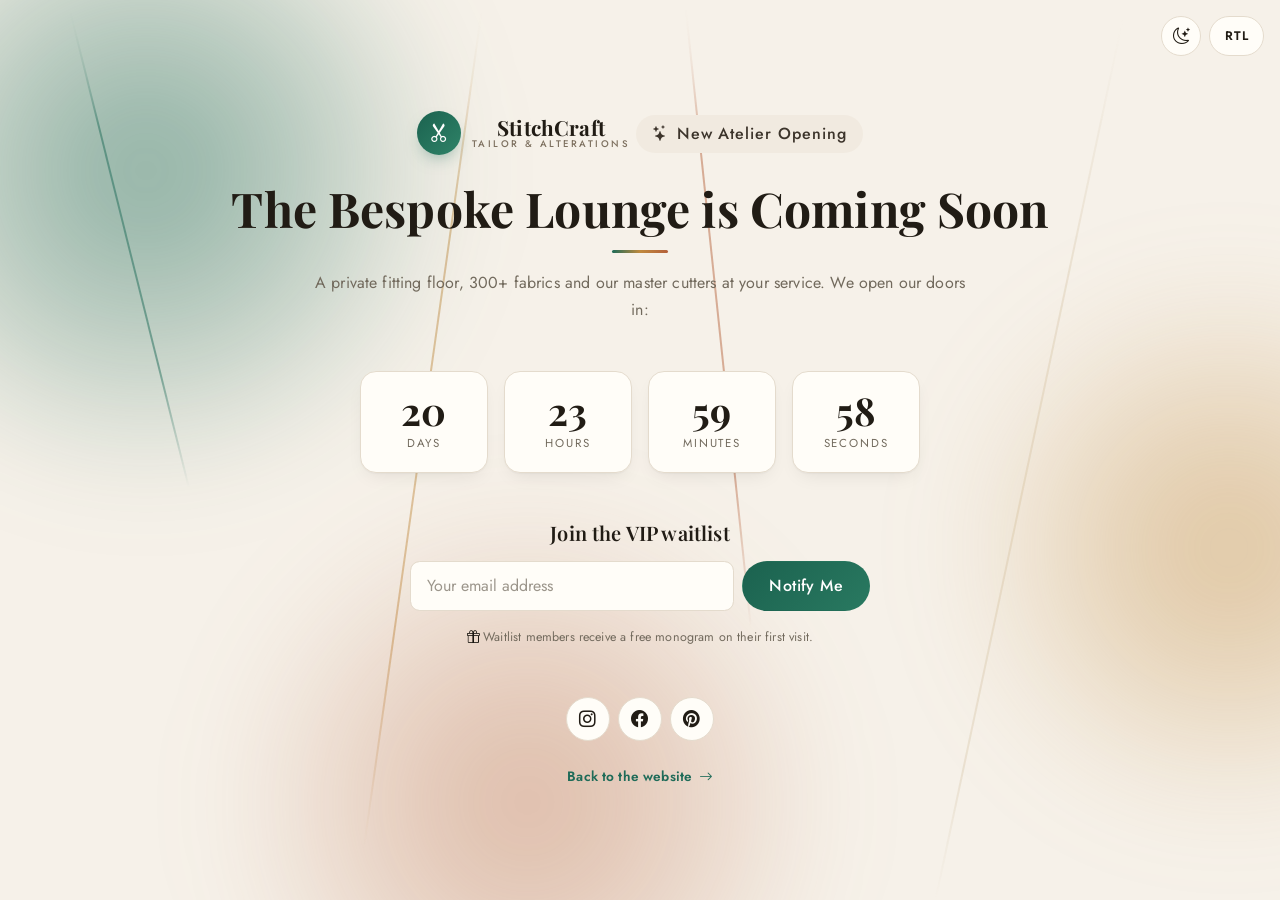
<file: coming-soon.html>
<!DOCTYPE html>
<html lang="en">
<head>
  <meta charset="UTF-8">
  <meta name="viewport" content="width=device-width, initial-scale=1">
  <title>Coming Soon — StitchCraft Bespoke Lounge</title>
  <meta name="description" content="Our bespoke atelier lounge is opening soon. Join the waitlist for early access and a welcome gift.">
  <meta name="author" content="StitchCraft">

  <link rel="icon" href="data:image/svg+xml,%3Csvg xmlns='http://www.w3.org/2000/svg' viewBox='0 0 100 100'%3E%3Ccircle cx='50' cy='50' r='48' fill='%2326221b'/%3E%3Ctext x='50' y='66' font-size='46' text-anchor='middle'%3E%E2%9C%82%3C/text%3E%3C/svg%3E">

  <link rel="preconnect" href="https://fonts.googleapis.com">
  <link rel="preconnect" href="https://fonts.gstatic.com" crossorigin>
  <link href="https://fonts.googleapis.com/css2?family=Jost:wght@300;400;500;600&family=Playfair+Display:ital,wght@0,400;0,600;0,700;1,400&display=swap" rel="stylesheet">

  <link rel="stylesheet" href="assets/vendor/bootstrap/css/bootstrap.min.css">
  <link rel="stylesheet" href="assets/vendor/bootstrap-icons/font/bootstrap-icons.min.css">
  <link rel="stylesheet" href="assets/css/style.css">
</head>
<body>

  <!-- Floating toggles -->
  <div class="position-fixed top-0 end-0 p-3 d-flex gap-2" style="z-index:1050;">
    <button class="theme-toggle d-inline-grid" id="themeToggle" type="button" title="Toggle dark / light mode" aria-label="Toggle theme">
      <i class="bi bi-moon-stars"></i><i class="bi bi-sun"></i>
    </button>
    <button class="rtl-toggle d-inline-block" id="rtlToggle" type="button" title="Toggle LTR / RTL layout">EN</button>
  </div>

  <div class="error-page">
    <div class="container text-center">
      <!-- Brand -->
      <a class="brand justify-content-center mb-4" href="index.html">
        <span class="brand-logo"><i class="bi bi-scissors"></i></span>
        <span class="brand-name">StitchCraft<small>Tailor &amp; Alterations</small></span>
      </a>

      <span class="badge-soft bg-body-secondary mb-4 d-inline-flex align-items-center gap-2"><i class="bi bi-stars"></i> New Atelier Opening</span>

      <h1 class="section-title mb-3" style="font-size:clamp(2rem,4vw,3rem);">The Bespoke Lounge is Coming Soon</h1>
      <p class="section-lead mx-auto mb-5">A private fitting floor, 300+ fabrics and our master cutters at your service. We open our doors in:</p>

      <!-- Countdown -->
      <div class="cs-days-wrap mb-5">
        <div class="cs-day"><div class="num" id="cdDays">00</div><div class="lbl">Days</div></div>
        <div class="cs-day"><div class="num" id="cdHours">00</div><div class="lbl">Hours</div></div>
        <div class="cs-day"><div class="num" id="cdMins">00</div><div class="lbl">Minutes</div></div>
        <div class="cs-day"><div class="num" id="cdSecs">00</div><div class="lbl">Seconds</div></div>
      </div>

      <!-- Waitlist -->
      <div class="mx-auto" style="max-width:460px;">
        <h5 class="font-heading mb-3">Join the VIP waitlist</h5>
        <form class="d-flex gap-2" onsubmit="event.preventDefault(); alert('You\'re on the list! Welcome to the Lounge.'); this.reset();">
          <input type="email" class="form-control" placeholder="Your email address" required aria-label="Email address">
          <button type="submit" class="btn btn-accent flex-shrink-0">Notify Me</button>
        </form>
        <p class="fs-8 text-muted-2 mt-3 mb-0"><i class="bi bi-gift me-1 text-dark"></i>Waitlist members receive a free monogram on their first visit.</p>
      </div>

      <!-- Social -->
      <div class="d-flex justify-content-center gap-2 mt-5">
        <a href="#" class="theme-toggle" style="width:44px;height:44px;" aria-label="Instagram"><i class="bi bi-instagram"></i></a>
        <a href="#" class="theme-toggle" style="width:44px;height:44px;" aria-label="Facebook"><i class="bi bi-facebook"></i></a>
        <a href="#" class="theme-toggle" style="width:44px;height:44px;" aria-label="Pinterest"><i class="bi bi-pinterest"></i></a>
      </div>

      <p class="fs-7 text-muted-2 mt-4 mb-0">
        <a href="index.html" class="link-arrow">Back to the website <i class="bi bi-arrow-right"></i></a>
      </p>
    </div>
  </div>

  <script src="assets/vendor/bootstrap/js/bootstrap.bundle.min.js"></script>
  <script src="assets/js/main.js"></script>
  <script>
    // Countdown timer — set the launch date below (design-only demo).
    (function () {
      var launch = new Date(Date.now() + 21 * 24 * 60 * 60 * 1000); // +21 days from load
      function pad(n) { return n < 10 ? '0' + n : '' + n; }
      function tick() {
        var diff = Math.max(0, launch - new Date());
        var d = Math.floor(diff / 86400000);
        var h = Math.floor(diff / 3600000) % 24;
        var m = Math.floor(diff / 60000) % 60;
        var s = Math.floor(diff / 1000) % 60;
        document.getElementById('cdDays').textContent = pad(d);
        document.getElementById('cdHours').textContent = pad(h);
        document.getElementById('cdMins').textContent = pad(m);
        document.getElementById('cdSecs').textContent = pad(s);
      }
      tick();
      setInterval(tick, 1000);
    })();
  </script>
</body>
</html>
</file>
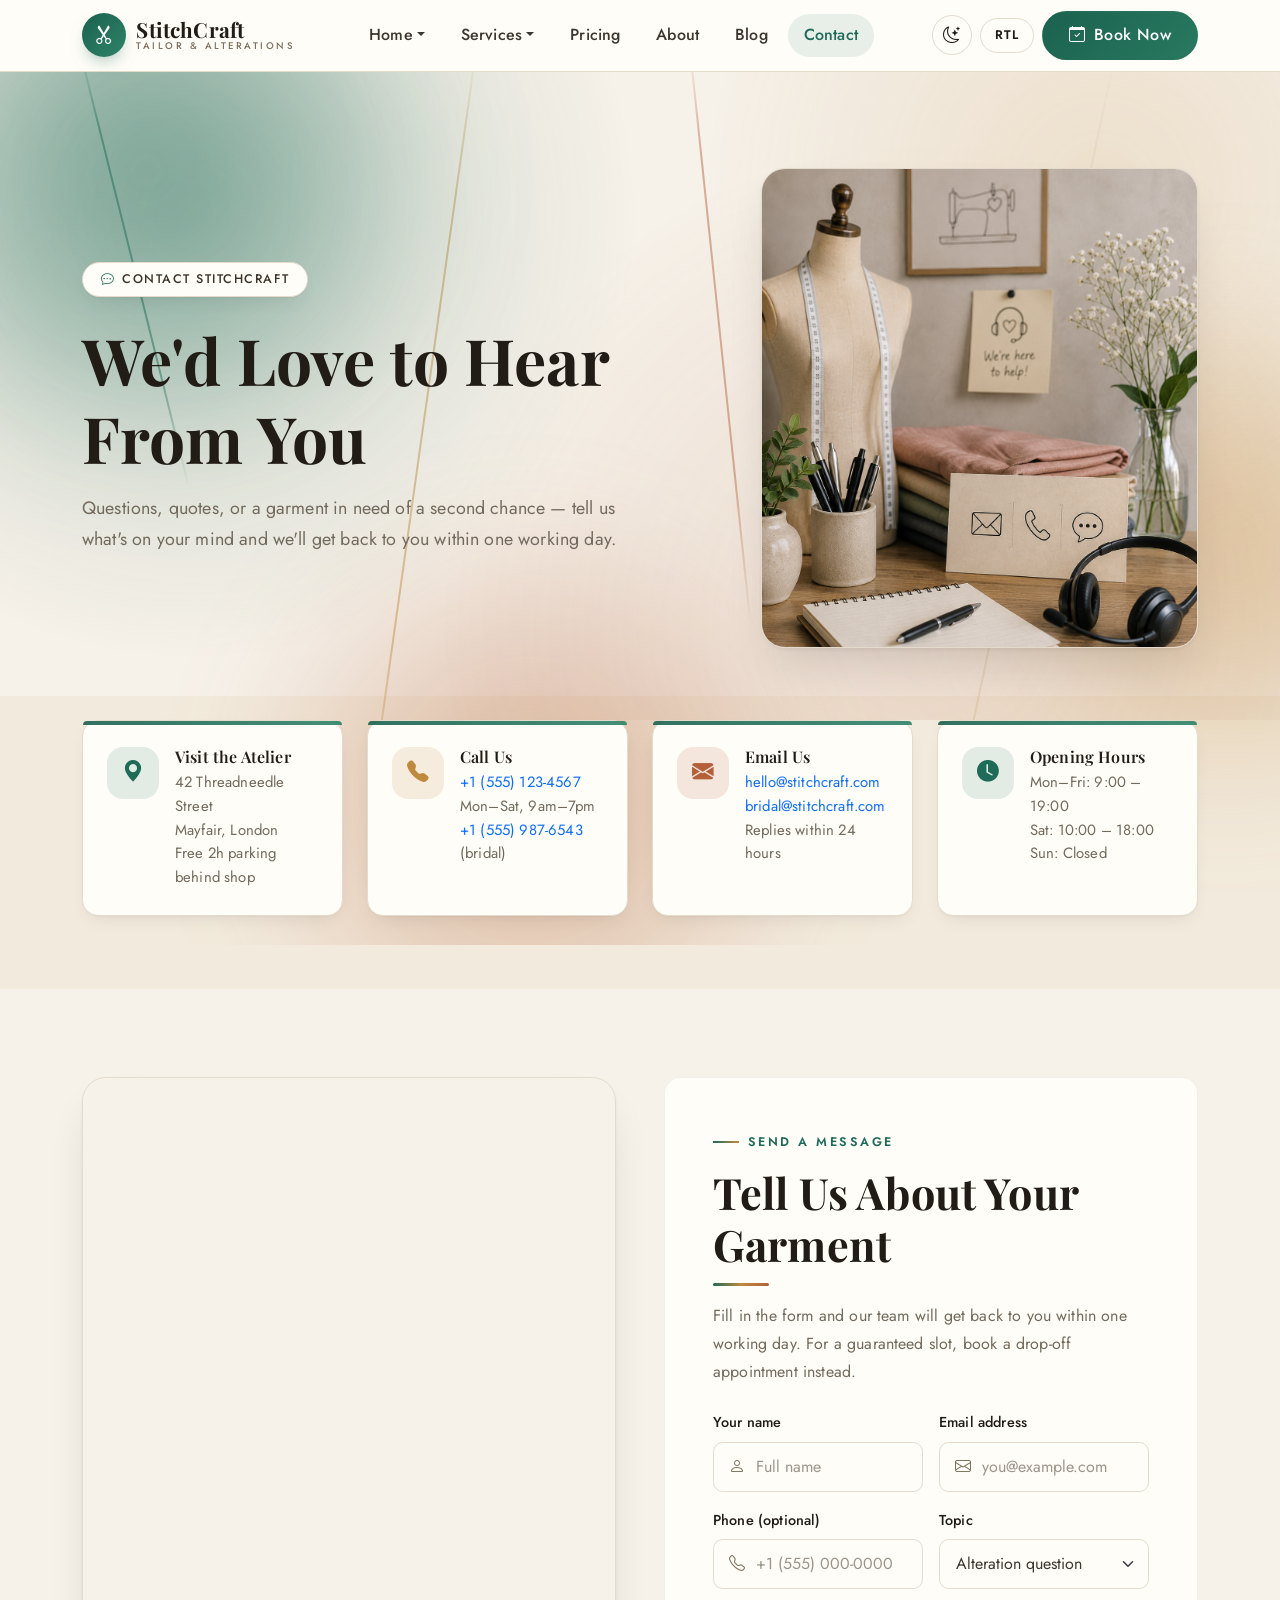
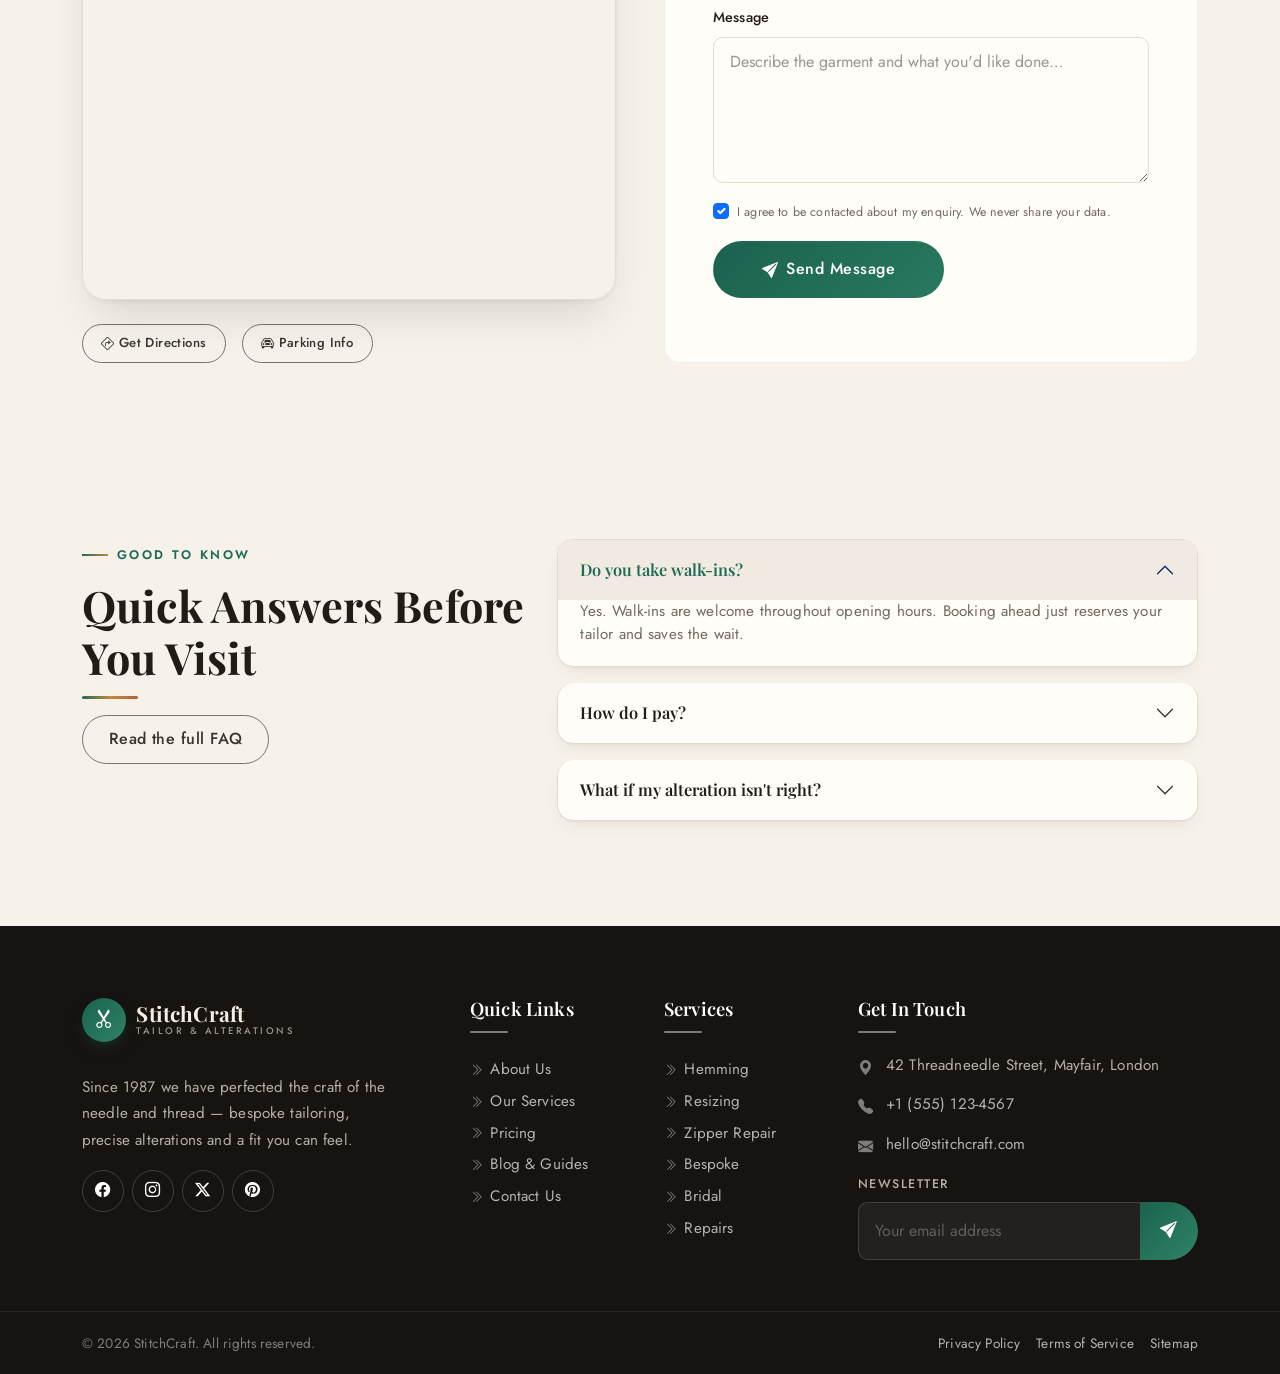
<file: contact.html>
<!DOCTYPE html>
<html lang="en">
<head>
  <meta charset="UTF-8">
  <meta name="viewport" content="width=device-width, initial-scale=1">
  <title>Contact Us — StitchCraft Tailor &amp; Alterations</title>
  <meta name="description" content="Visit our London atelier, call us, or send a message. We're here to help with alterations, bespoke tailoring and repairs.">
  <meta name="author" content="StitchCraft">

  <link rel="icon" href="data:image/svg+xml,%3Csvg xmlns='http://www.w3.org/2000/svg' viewBox='0 0 100 100'%3E%3Ccircle cx='50' cy='50' r='48' fill='%2326221b'/%3E%3Ctext x='50' y='66' font-size='46' text-anchor='middle'%3E%E2%9C%82%3C/text%3E%3C/svg%3E">

  <link rel="preconnect" href="https://fonts.googleapis.com">
  <link rel="preconnect" href="https://fonts.gstatic.com" crossorigin>
  <link href="https://fonts.googleapis.com/css2?family=Jost:wght@300;400;500;600&family=Playfair+Display:ital,wght@0,400;0,600;0,700;1,400&display=swap" rel="stylesheet">

  <link rel="stylesheet" href="assets/vendor/bootstrap/css/bootstrap.min.css">
  <link rel="stylesheet" href="assets/vendor/bootstrap-icons/font/bootstrap-icons.min.css">
  <link rel="stylesheet" href="assets/css/style.css">
</head>
<body>

  <header id="siteNav"></header>

  <main>

    <!-- ============ HERO — CONTACT ============ -->
    <section class="hero" style="padding:6rem 0 4.5rem;">
      <div class="hero-bg"></div>
      <div class="container">
        <div class="row g-5 align-items-center">
          <div class="col-lg-7">
            <span class="hero-badge"><i class="bi bi-chat-dots"></i> Contact StitchCraft</span>
            <h1 class="hero-title mt-4 mb-3">We'd Love to Hear From You</h1>
            <p class="hero-lead mb-0">
              Questions, quotes, or a garment in need of a second chance — tell us what's on your
              mind and we'll get back to you within one working day.
            </p>
          </div>
          <div class="col-lg-5">
            <div class="hero-media">
              <div class="hero-img-frame">
                <img src="assets/images/contact-hero.webp" alt="StitchCraft atelier">
              </div>
            </div>
          </div>
        </div>
      </div>
    </section>

    <!-- ============ CONTACT INFO CARDS ============ -->
    <section class="section bg-tint-2" style="padding-top:0;padding-bottom:4.5rem;">
      <div class="container">
        <div class="row g-4 reveal-stagger">
          <div class="col-md-6 col-lg-3 reveal">
            <div class="contact-card">
              <span class="ic"><i class="bi bi-geo-alt-fill"></i></span>
              <div><h6>Visit the Atelier</h6><p>42 Threadneedle Street<br>Mayfair, London<br>Free 2h parking behind shop</p></div>
            </div>
          </div>
          <div class="col-md-6 col-lg-3 reveal">
            <div class="contact-card">
              <span class="ic"><i class="bi bi-telephone-fill"></i></span>
              <div><h6>Call Us</h6><p><a href="tel:+15551234567">+1 (555) 123-4567</a><br>Mon–Sat, 9am–7pm<br><a href="tel:+15559876543">+1 (555) 987-6543</a> (bridal)</p></div>
            </div>
          </div>
          <div class="col-md-6 col-lg-3 reveal">
            <div class="contact-card">
              <span class="ic"><i class="bi bi-envelope-fill"></i></span>
              <div><h6>Email Us</h6><p><a href="mailto:hello@stitchcraft.com">hello@stitchcraft.com</a><br><a href="mailto:bridal@stitchcraft.com">bridal@stitchcraft.com</a><br>Replies within 24 hours</p></div>
            </div>
          </div>
          <div class="col-md-6 col-lg-3 reveal">
            <div class="contact-card">
              <span class="ic"><i class="bi bi-clock-fill"></i></span>
              <div><h6>Opening Hours</h6><p>Mon–Fri: 9:00 – 19:00<br>Sat: 10:00 – 18:00<br>Sun: Closed</p></div>
            </div>
          </div>
        </div>
      </div>
    </section>

    <!-- ============ MAP + FORM ============ -->
    <section class="section">
      <div class="container">
        <div class="row g-5">
          <!-- Map -->
          <div class="col-lg-6 reveal d-flex flex-column">
            <div class="map-embed">
              <!-- Interactive map placeholder. Replace the iframe src with your
                   preferred embed (Google Maps / OpenStreetMap) for production. -->
              <iframe
                src="https://www.openstreetmap.org/export/embed.html?bbox=-0.1456%2C51.5103%2C-0.1356%2C51.5143&layer=mapnik&marker=51.5123%2C-0.1406"
                title="StitchCraft atelier location map" loading="lazy" referrerpolicy="no-referrer-when-downgrade"></iframe>
            </div>
            <div class="d-flex flex-wrap gap-3 mt-4">
              <a href="https://www.openstreetmap.org/?mlat=51.5123&mlon=-0.1406#map=17/51.5123/-0.1406" target="_blank" rel="noopener" class="btn btn-outline-dark btn-sm"><i class="bi bi-sign-turn-right me-1"></i>Get Directions</a>
              <a href="#" class="btn btn-outline-dark btn-sm"><i class="bi bi-car-front me-1"></i>Parking Info</a>
            </div>
          </div>

          <!-- Form -->
          <div class="col-lg-6 reveal">
            <div class="bg-surface border border-secondary border-opacity-10 rounded-4 p-4 p-lg-5">
              <span class="eyebrow">Send a Message</span>
              <h3 class="section-title mb-3">Tell Us About Your Garment</h3>
              <p class="text-muted-2 mb-4">Fill in the form and our team will get back to you within one working day. For a guaranteed slot, book a drop-off appointment instead.</p>

              <form onsubmit="event.preventDefault(); this.reset(); document.getElementById('contactSuccess').classList.remove('d-none');">
                <div class="row g-3">
                  <div class="col-md-6">
                    <label class="form-label" for="cName">Your name</label>
                    <div class="input-icon">
                      <i class="bi bi-person"></i>
                      <input type="text" class="form-control" id="cName" placeholder="Full name" required>
                    </div>
                  </div>
                  <div class="col-md-6">
                    <label class="form-label" for="cEmail">Email address</label>
                    <div class="input-icon">
                      <i class="bi bi-envelope"></i>
                      <input type="email" class="form-control" id="cEmail" placeholder="you@example.com" required>
                    </div>
                  </div>
                  <div class="col-md-6">
                    <label class="form-label" for="cPhone">Phone (optional)</label>
                    <div class="input-icon">
                      <i class="bi bi-telephone"></i>
                      <input type="tel" class="form-control" id="cPhone" placeholder="+1 (555) 000-0000">
                    </div>
                  </div>
                  <div class="col-md-6">
                    <label class="form-label" for="cTopic">Topic</label>
                    <select class="form-select" id="cTopic">
                      <option>Alteration question</option>
                      <option>Bespoke / made-to-measure</option>
                      <option>Bridal &amp; evening wear</option>
                      <option>Repair &amp; restoration</option>
                      <option>Pricing or general enquiry</option>
                    </select>
                  </div>
                  <div class="col-12">
                    <label class="form-label" for="cMsg">Message</label>
                    <textarea class="form-control" id="cMsg" rows="5" placeholder="Describe the garment and what you'd like done…" required></textarea>
                  </div>
                  <div class="col-12">
                    <div class="form-check">
                      <input class="form-check-input" type="checkbox" id="cConsent" checked required>
                      <label class="form-check-label fs-8 text-muted-2" for="cConsent">I agree to be contacted about my enquiry. We never share your data.</label>
                    </div>
                  </div>
                  <div class="col-12">
                    <button type="submit" class="btn btn-accent btn-lg px-5"><i class="bi bi-send-fill me-2"></i>Send Message</button>
                  </div>
                  <div class="col-12">
                    <p class="fs-8 text-dark d-none mb-0" id="contactSuccess"><i class="bi bi-check-circle-fill me-1"></i>Message sent! We'll reply within one working day.</p>
                  </div>
                </div>
              </form>
            </div>
          </div>
        </div>
      </div>
    </section>

    <!-- ============ FAQ STRIP ============ -->
    <section class="section">
      <div class="container">
        <div class="row g-4">
          <div class="col-lg-5 reveal">
            <span class="eyebrow">Good to Know</span>
            <h2 class="section-title mb-3">Quick Answers Before You Visit</h2>
            <a href="service-details.html" class="btn btn-outline-dark">Read the full FAQ</a>
          </div>
          <div class="col-lg-7 reveal">
            <div class="accordion" id="contactFaq">
              <div class="accordion-item">
                <h2 class="accordion-header">
                  <button class="accordion-button" type="button" data-bs-toggle="collapse" data-bs-target="#cf1" aria-expanded="true"><span class="faq-q">Do you take walk-ins?</span></button>
                </h2>
                <div id="cf1" class="accordion-collapse collapse show" data-bs-parent="#contactFaq">
                  <div class="accordion-body">Yes. Walk-ins are welcome throughout opening hours. Booking ahead just reserves your tailor and saves the wait.</div>
                </div>
              </div>
              <div class="accordion-item">
                <h2 class="accordion-header">
                  <button class="accordion-button collapsed" type="button" data-bs-toggle="collapse" data-bs-target="#cf2"><span class="faq-q">How do I pay?</span></button>
                </h2>
                <div id="cf2" class="accordion-collapse collapse" data-bs-parent="#contactFaq">
                  <div class="accordion-body">Cash, all major cards, Apple Pay and Google Pay. Payment is collected at pickup unless you're a bespoke client (deposit required).</div>
                </div>
              </div>
              <div class="accordion-item">
                <h2 class="accordion-header">
                  <button class="accordion-button collapsed" type="button" data-bs-toggle="collapse" data-bs-target="#cf3"><span class="faq-q">What if my alteration isn't right?</span></button>
                </h2>
                <div id="cf3" class="accordion-collapse collapse" data-bs-parent="#contactFaq">
                  <div class="accordion-body">We redo it free under our lifetime stitch guarantee — no questions, no forms, just bring the garment back.</div>
                </div>
              </div>
            </div>
          </div>
        </div>
      </div>
    </section>

  </main>

  <footer id="siteFooter"></footer>

  <button data-back-top class="btn btn-dark rounded-circle position-fixed bottom-0 end-0 m-4 d-none align-items-center justify-content-center" style="width:50px;height:50px;" aria-label="Back to top">
    <i class="bi bi-arrow-up"></i>
  </button>

  <script src="assets/js/nav.js"></script>
  <script src="assets/js/footer.js"></script>
  <script src="assets/vendor/bootstrap/js/bootstrap.bundle.min.js"></script>
  <script src="assets/js/main.js"></script>
  <script src="assets/js/auth.js"></script>
</body>
</html>
</file>
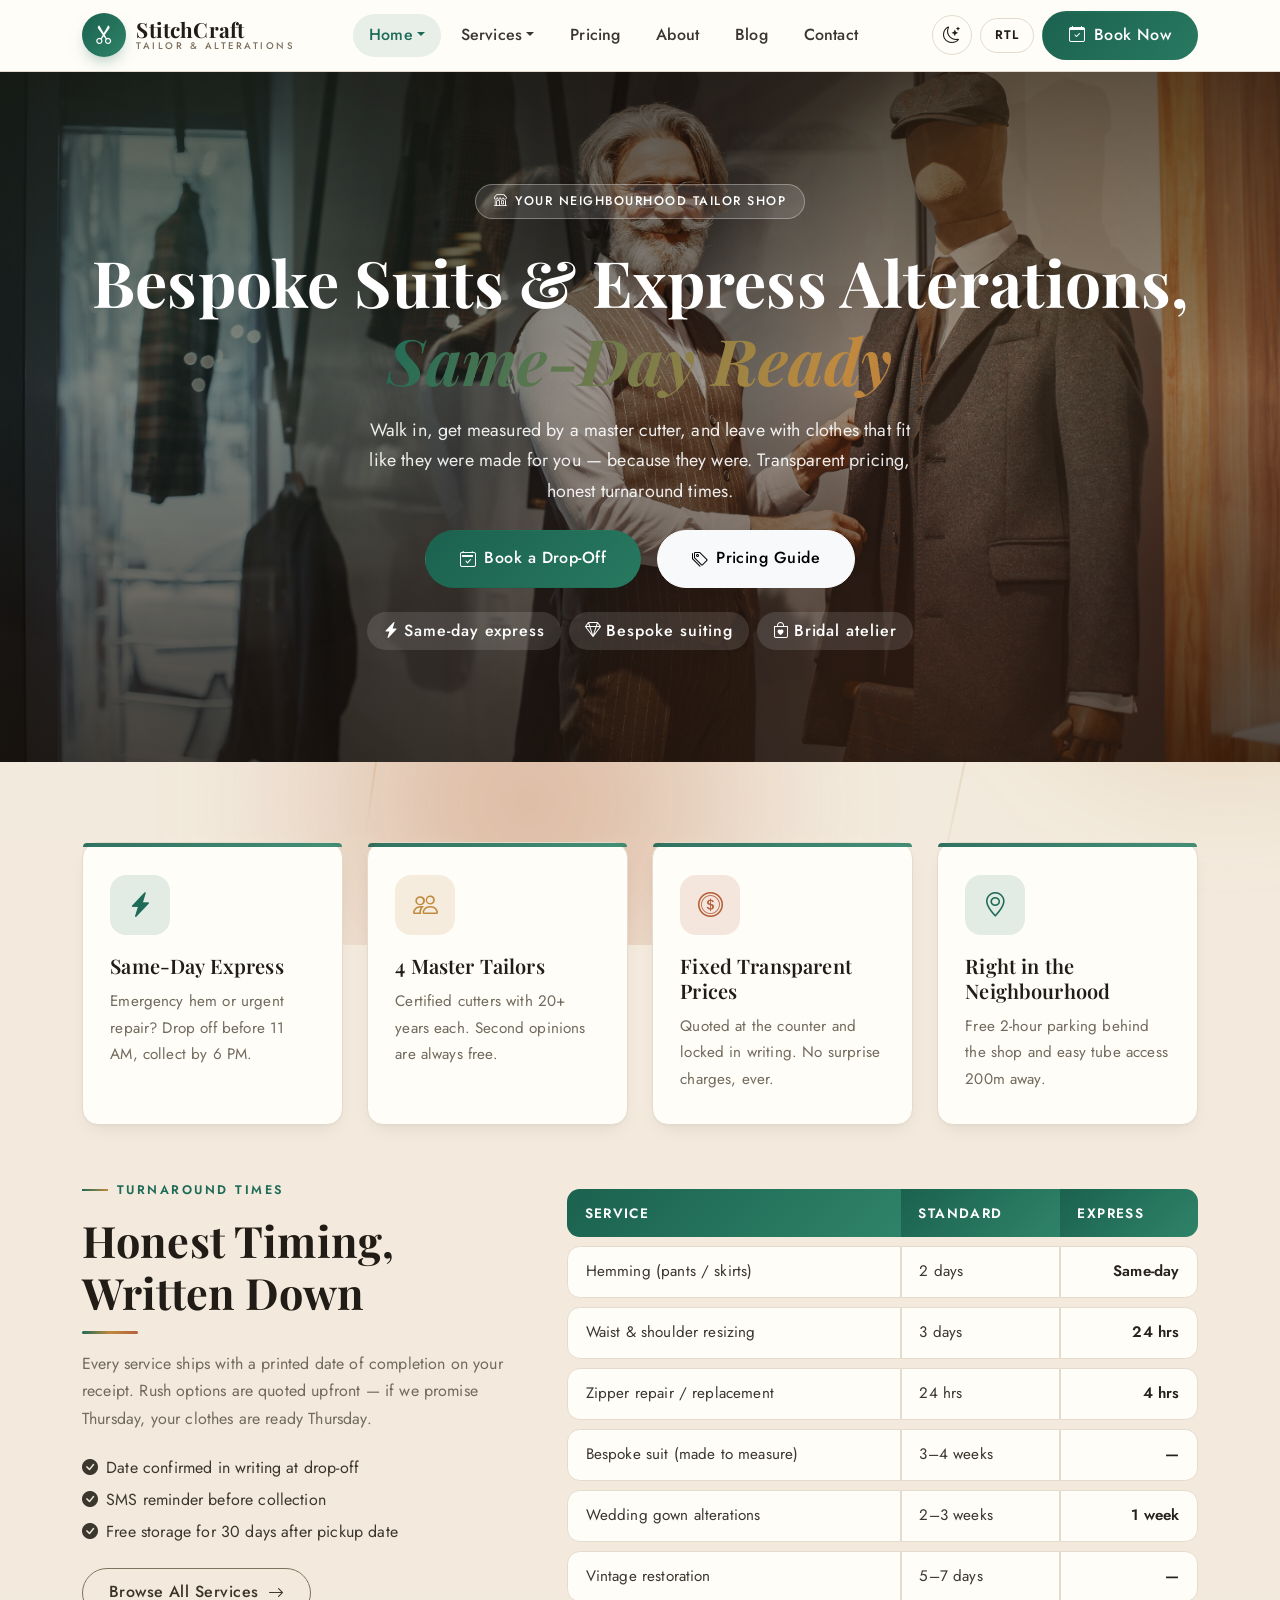
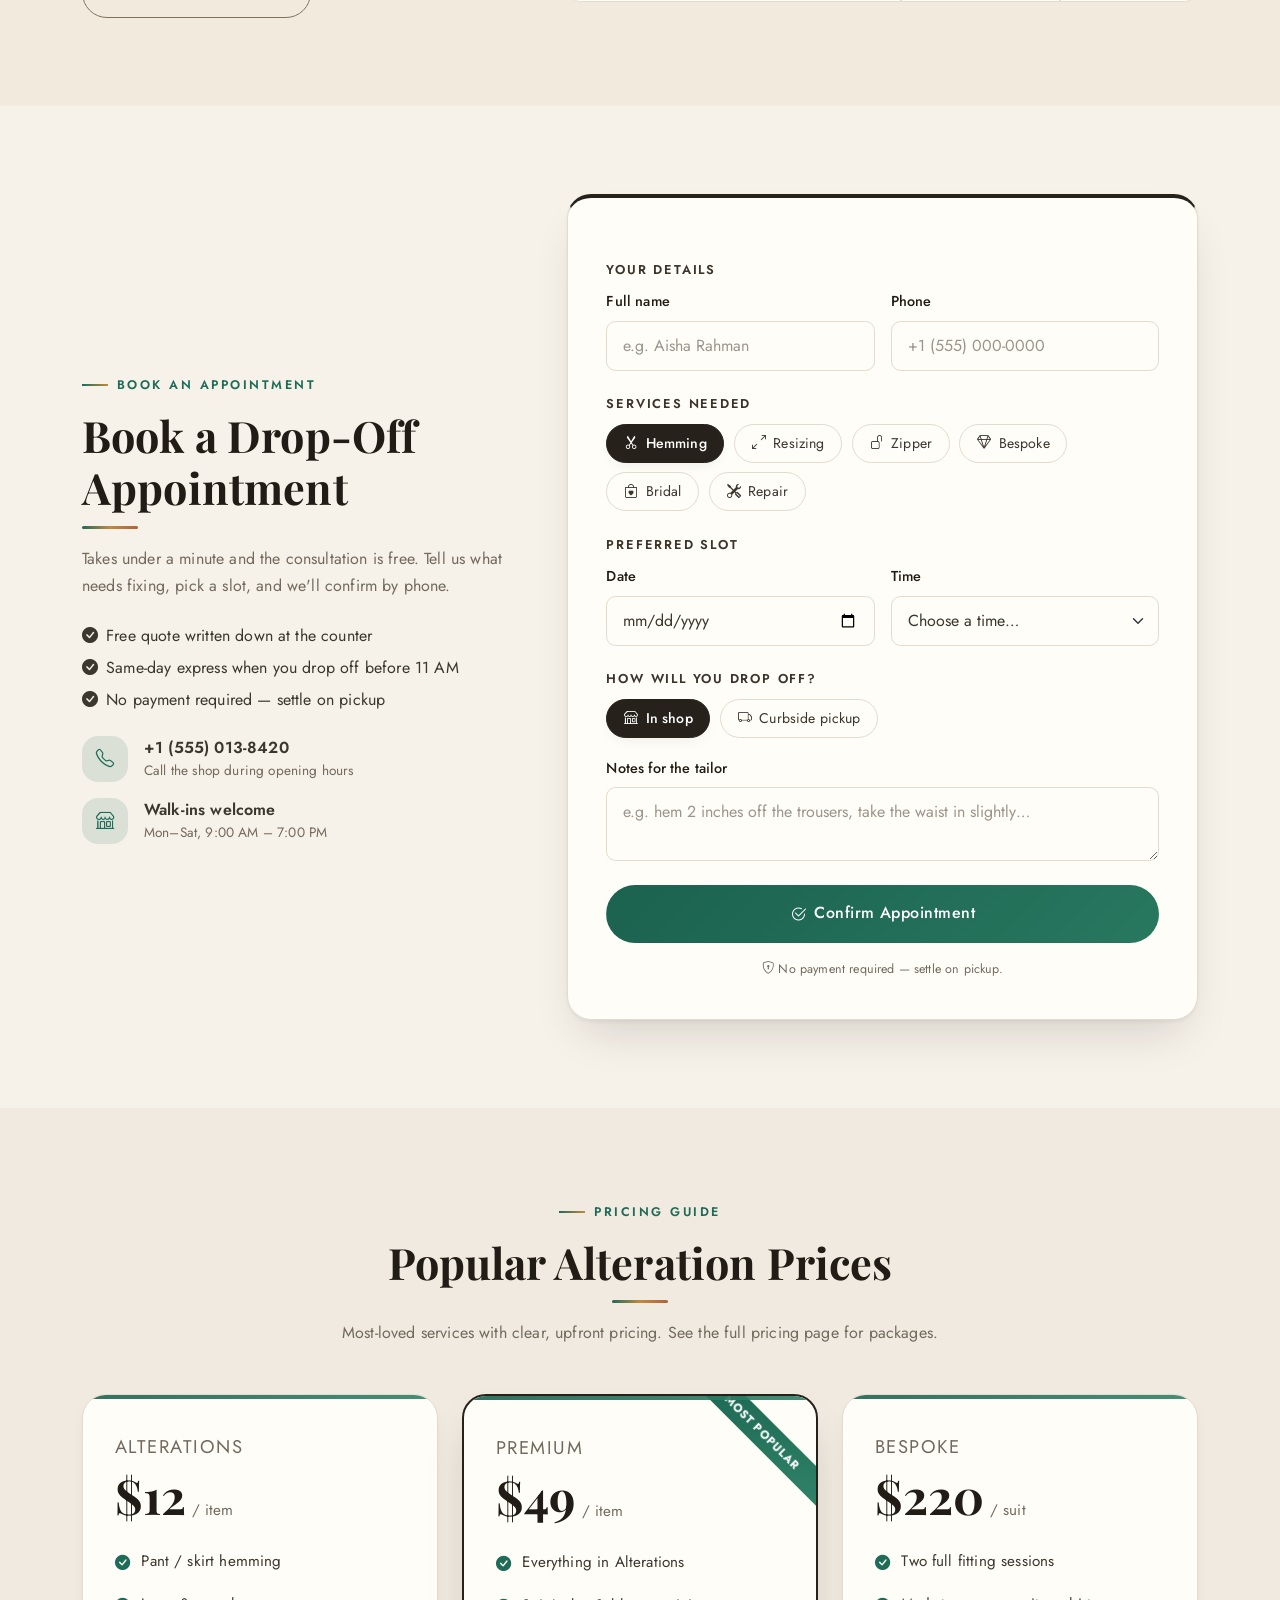
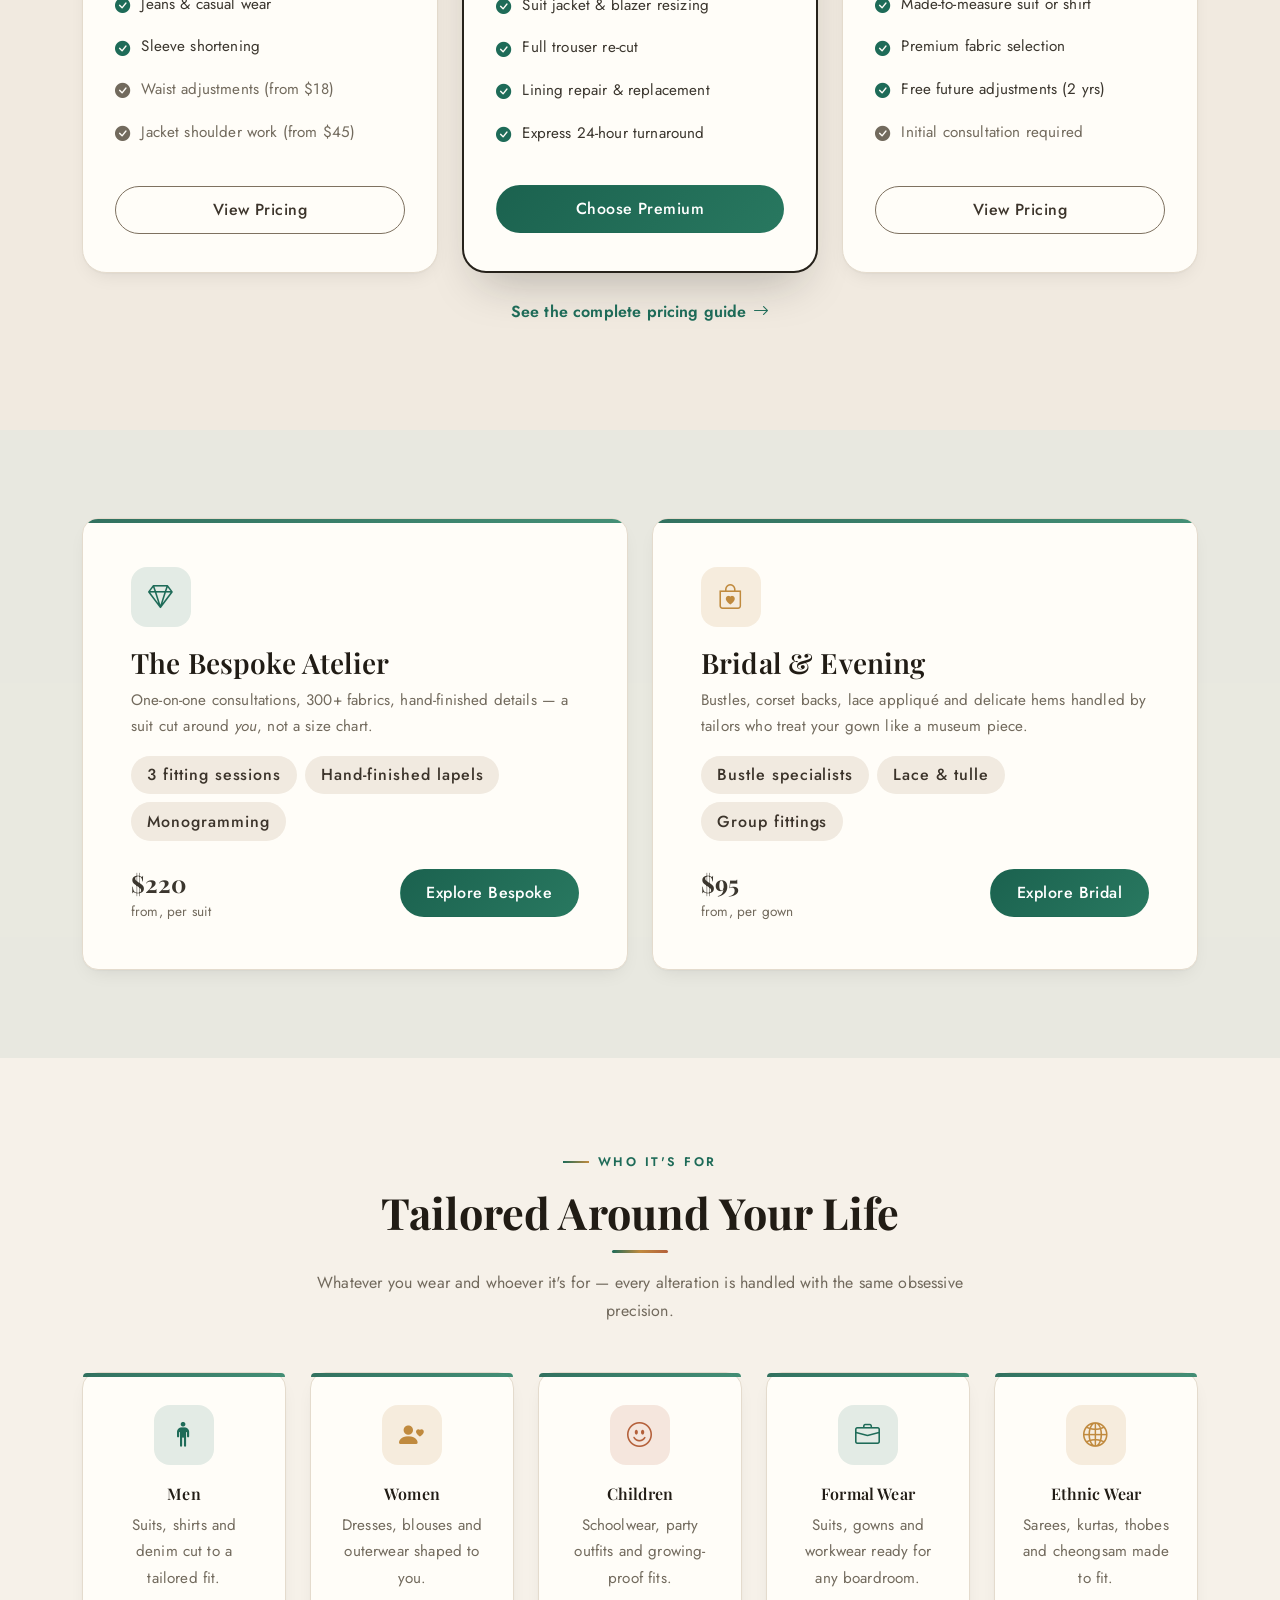
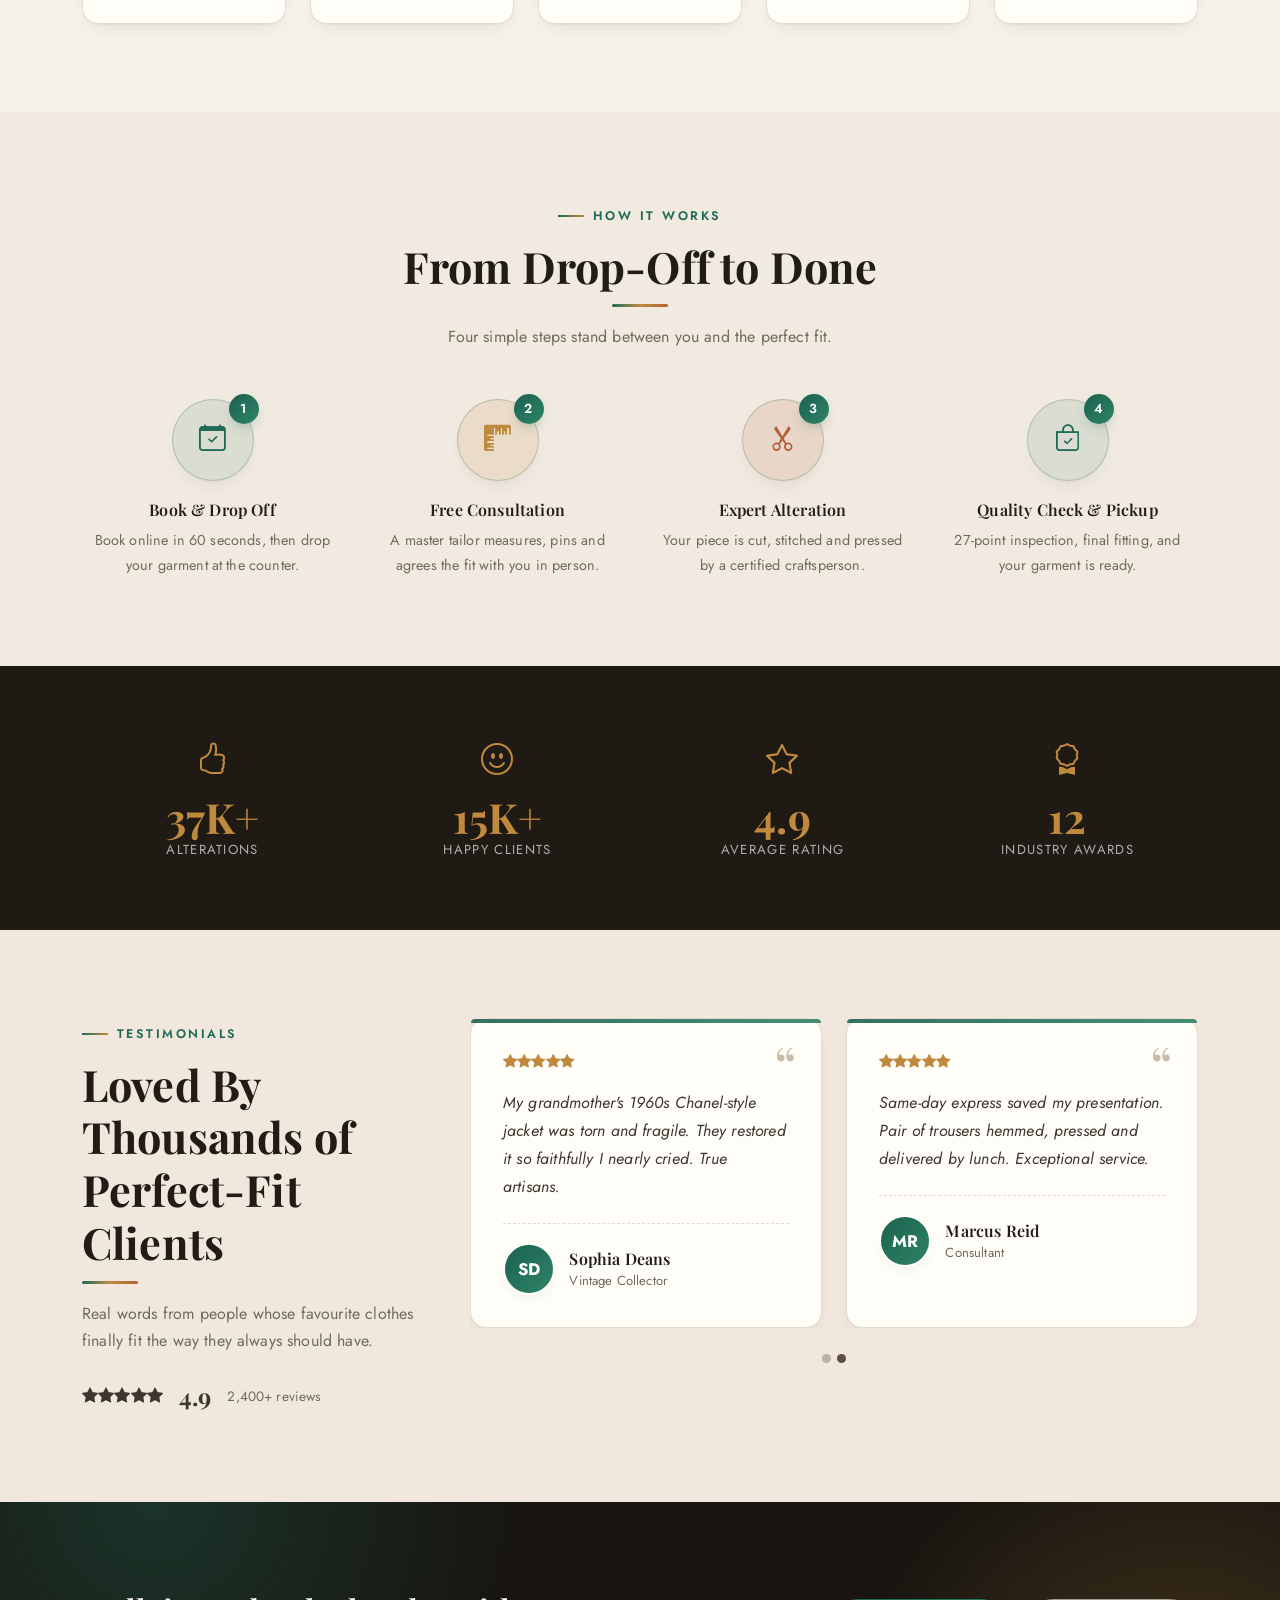
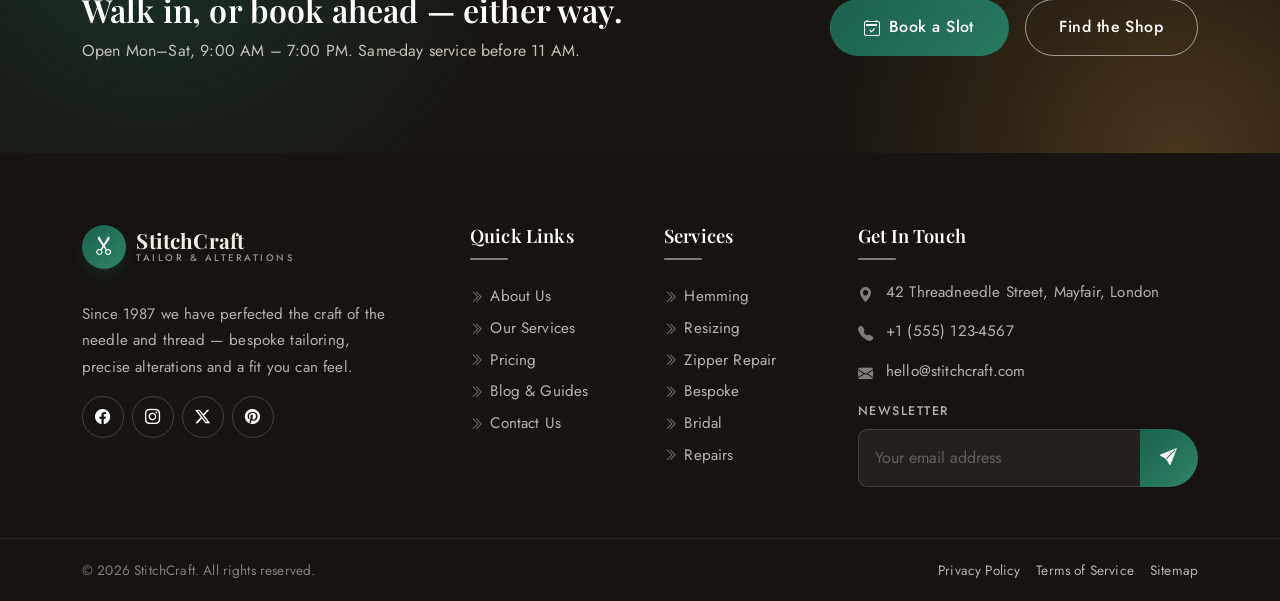
<file: home-2.html>
<!DOCTYPE html>
<html lang="en">
<head>
  <meta charset="UTF-8">
  <meta name="viewport" content="width=device-width, initial-scale=1">
  <title>StitchCraft Tailor Shop — Bespoke Tailoring &amp; Express Alterations</title>
  <meta name="description" content="Your neighbourhood tailor shop. Bespoke suits, express alterations, transparent pricing and same-day service. Book a drop-off appointment online.">
  <meta name="author" content="StitchCraft">

  <link rel="icon" href="data:image/svg+xml,%3Csvg xmlns='http://www.w3.org/2000/svg' viewBox='0 0 100 100'%3E%3Ccircle cx='50' cy='50' r='48' fill='%2326221b'/%3E%3Ctext x='50' y='66' font-size='46' text-anchor='middle'%3E%E2%9C%82%3C/text%3E%3C/svg%3E">

  <!-- Fonts -->
  <link rel="preconnect" href="https://fonts.googleapis.com">
  <link rel="preconnect" href="https://fonts.gstatic.com" crossorigin>
  <link href="https://fonts.googleapis.com/css2?family=Jost:wght@300;400;500;600&family=Playfair+Display:ital,wght@0,400;0,600;0,700;1,400&display=swap" rel="stylesheet">

  <!-- Vendor styles -->
  <link rel="stylesheet" href="assets/vendor/bootstrap/css/bootstrap.min.css">
  <link rel="stylesheet" href="assets/vendor/bootstrap-icons/font/bootstrap-icons.min.css">

  <!-- Template styles -->
  <link rel="stylesheet" href="assets/css/style.css">
</head>
<body>

  <!-- ======= Reusable navigation ======= -->
  <header id="siteNav"></header>

  <main>

    <!-- ============================================================
         HERO — Home Page 2 (Full-width image banner)
         ============================================================ -->
    <section class="hero banner-hero" style="padding:7rem 0; background-image:url('assets/images/home2-hero.webp');">
      <div class="hero-bg"></div>

      <div class="container text-center">
        <span class="hero-badge"><i class="bi bi-shop"></i> Your Neighbourhood Tailor Shop</span>
        <h1 class="hero-title mt-4 mb-3">Bespoke Suits &amp; Express Alterations, <span class="ink-word">Same-Day Ready</span></h1>
        <p class="hero-lead mb-4 mx-auto">
          Walk in, get measured by a master cutter, and leave with clothes that fit like they were
          made for you — because they were. Transparent pricing, honest turnaround times.
        </p>
        <div class="d-flex flex-wrap gap-3 mb-4 justify-content-center">
          <a href="#booking" class="btn btn-accent btn-lg"><i class="bi bi-calendar2-check me-2"></i>Book a Drop-Off</a>
          <a href="pricing.html" class="btn btn-light btn-lg"><i class="bi bi-tags me-2"></i>Pricing Guide</a>
        </div>
        <!-- Service highlight chips -->
        <div class="d-flex flex-wrap gap-2 justify-content-center">
          <span class="badge-soft"><i class="bi bi-lightning-charge-fill me-1"></i>Same-day express</span>
          <span class="badge-soft"><i class="bi bi-gem me-1"></i>Bespoke suiting</span>
          <span class="badge-soft"><i class="bi bi-bag-heart me-1"></i>Bridal atelier</span>
        </div>
      </div>
    </section>

    <!-- ============================================================
         TURNAROUND & SERVICE HIGHLIGHTS
         ============================================================ -->
    <section class="section bg-tint-2" style="padding-top:5rem;">
      <div class="container">
        <div class="row g-4 mb-5 reveal-stagger">
          <div class="col-md-6 col-lg-3 reveal">
            <div class="feature-card">
              <div class="feature-icon"><i class="bi bi-lightning-charge-fill"></i></div>
              <h5>Same-Day Express</h5>
              <p>Emergency hem or urgent repair? Drop off before 11 AM, collect by 6 PM.</p>
            </div>
          </div>
          <div class="col-md-6 col-lg-3 reveal">
            <div class="feature-card">
              <div class="feature-icon"><i class="bi bi-people"></i></div>
              <h5>4 Master Tailors</h5>
              <p>Certified cutters with 20+ years each. Second opinions are always free.</p>
            </div>
          </div>
          <div class="col-md-6 col-lg-3 reveal">
            <div class="feature-card">
              <div class="feature-icon"><i class="bi bi-coin"></i></div>
              <h5>Fixed Transparent Prices</h5>
              <p>Quoted at the counter and locked in writing. No surprise charges, ever.</p>
            </div>
          </div>
          <div class="col-md-6 col-lg-3 reveal">
            <div class="feature-card">
              <div class="feature-icon"><i class="bi bi-geo-alt"></i></div>
              <h5>Right in the Neighbourhood</h5>
              <p>Free 2-hour parking behind the shop and easy tube access 200m away.</p>
            </div>
          </div>
        </div>

        <!-- Turnaround times table -->
        <div class="row g-5 align-items-center">
          <div class="col-lg-5 reveal">
            <span class="eyebrow">Turnaround Times</span>
            <h2 class="section-title mb-3">Honest Timing, Written Down</h2>
            <p class="section-lead mb-4">
              Every service ships with a printed date of completion on your receipt. Rush options
              are quoted upfront — if we promise Thursday, your clothes are ready Thursday.
            </p>
            <ul class="list-unstyled mb-4">
              <li class="mb-2"><i class="bi bi-check-circle-fill text-body me-2"></i>Date confirmed in writing at drop-off</li>
              <li class="mb-2"><i class="bi bi-check-circle-fill text-body me-2"></i>SMS reminder before collection</li>
              <li class="mb-2"><i class="bi bi-check-circle-fill text-body me-2"></i>Free storage for 30 days after pickup date</li>
            </ul>
            <a href="services.html" class="btn btn-outline-dark">Browse All Services <i class="bi bi-arrow-right ms-1"></i></a>
          </div>
          <div class="col-lg-7 reveal">
            <div class="table-responsive">
              <table class="price-table">
                <thead>
                  <tr><th>Service</th><th>Standard</th><th>Express</th></tr>
                </thead>
                <tbody>
                  <tr><td>Hemming (pants / skirts)</td><td>2 days</td><td>Same-day</td></tr>
                  <tr><td>Waist &amp; shoulder resizing</td><td>3 days</td><td>24 hrs</td></tr>
                  <tr><td>Zipper repair / replacement</td><td>24 hrs</td><td>4 hrs</td></tr>
                  <tr><td>Bespoke suit (made to measure)</td><td>3–4 weeks</td><td>—</td></tr>
                  <tr><td>Wedding gown alterations</td><td>2–3 weeks</td><td>1 week</td></tr>
                  <tr><td>Vintage restoration</td><td>5–7 days</td><td>—</td></tr>
                </tbody>
              </table>
            </div>
          </div>
        </div>
      </div>
    </section>

    <!-- ============================================================
         BOOKING — Drop-off appointment form
         ============================================================ -->
    <section class="section" id="booking">
      <div class="container">
        <div class="row g-5 align-items-center">
          <div class="col-lg-5 reveal">
            <span class="eyebrow">Book an Appointment</span>
            <h2 class="section-title mb-3">Book a Drop-Off Appointment</h2>
            <p class="section-lead mb-4">
              Takes under a minute and the consultation is free. Tell us what needs fixing,
              pick a slot, and we'll confirm by phone.
            </p>
            <ul class="list-unstyled mb-4">
              <li class="mb-2"><i class="bi bi-check-circle-fill text-body me-2"></i>Free quote written down at the counter</li>
              <li class="mb-2"><i class="bi bi-check-circle-fill text-body me-2"></i>Same-day express when you drop off before 11 AM</li>
              <li class="mb-2"><i class="bi bi-check-circle-fill text-body me-2"></i>No payment required — settle on pickup</li>
            </ul>
            <div class="d-flex flex-column gap-3">
              <div class="d-flex align-items-center gap-3">
                <span class="feature-icon mb-0" style="width:46px;height:46px;font-size:1.15rem;"><i class="bi bi-telephone"></i></span>
                <div>
                  <div class="fw-semibold text-body">+1 (555) 013-8420</div>
                  <div class="fs-7 text-muted-2">Call the shop during opening hours</div>
                </div>
              </div>
              <div class="d-flex align-items-center gap-3">
                <span class="feature-icon mb-0" style="width:46px;height:46px;font-size:1.15rem;"><i class="bi bi-shop"></i></span>
                <div>
                  <div class="fw-semibold text-body">Walk-ins welcome</div>
                  <div class="fs-7 text-muted-2">Mon–Sat, 9:00 AM – 7:00 PM</div>
                </div>
              </div>
            </div>
          </div>

          <div class="col-lg-7 reveal">
            <div class="booking-card">
              <form id="bookingForm" onsubmit="event.preventDefault(); this.reset(); document.getElementById('bookingSuccess').classList.remove('d-none'); this.classList.add('d-none');">
                <!-- Client details -->
                <p class="form-section-title mb-2">Your details</p>
                <div class="row g-3">
                  <div class="col-sm-6">
                    <label class="form-label" for="bkName">Full name</label>
                    <input type="text" class="form-control" id="bkName" placeholder="e.g. Aisha Rahman" required>
                  </div>
                  <div class="col-sm-6">
                    <label class="form-label" for="bkPhone">Phone</label>
                    <input type="tel" class="form-control" id="bkPhone" placeholder="+1 (555) 000-0000" required>
                  </div>
                </div>

                <!-- Services -->
                <p class="form-section-title mb-2">Services needed</p>
                <div class="chip-wrap">
                  <input type="checkbox" class="chip-input" id="srvHemming" checked>
                  <label class="chip-label" for="srvHemming"><i class="bi bi-scissors"></i> Hemming</label>
                  <input type="checkbox" class="chip-input" id="srvResize">
                  <label class="chip-label" for="srvResize"><i class="bi bi-arrows-angle-expand"></i> Resizing</label>
                  <input type="checkbox" class="chip-input" id="srvZip">
                  <label class="chip-label" for="srvZip"><i class="bi bi-unlock"></i> Zipper</label>
                  <input type="checkbox" class="chip-input" id="srvBespoke">
                  <label class="chip-label" for="srvBespoke"><i class="bi bi-gem"></i> Bespoke</label>
                  <input type="checkbox" class="chip-input" id="srvBridal">
                  <label class="chip-label" for="srvBridal"><i class="bi bi-bag-heart"></i> Bridal</label>
                  <input type="checkbox" class="chip-input" id="srvRepair">
                  <label class="chip-label" for="srvRepair"><i class="bi bi-tools"></i> Repair</label>
                </div>

                <!-- Schedule -->
                <p class="form-section-title mb-2">Preferred slot</p>
                <div class="row g-3">
                  <div class="col-sm-6">
                    <label class="form-label" for="bkDate">Date</label>
                    <input type="date" class="form-control" id="bkDate" required>
                  </div>
                  <div class="col-sm-6">
                    <label class="form-label" for="bkTime">Time</label>
                    <select class="form-select" id="bkTime" required>
                      <option value="">Choose a time…</option>
                      <option>9:00 AM</option><option>10:00 AM</option><option>11:00 AM</option>
                      <option>12:00 PM</option><option>1:00 PM</option><option>2:00 PM</option>
                      <option>3:00 PM</option><option>4:00 PM</option><option>5:00 PM</option>
                      <option>6:00 PM</option>
                    </select>
                  </div>
                </div>

                <!-- Drop-off method + notes -->
                <p class="form-section-title mb-2">How will you drop off?</p>
                <div class="chip-wrap mb-1">
                  <input type="radio" class="chip-input" name="bkMethod" id="mInShop" checked>
                  <label class="chip-label" for="mInShop"><i class="bi bi-shop"></i> In shop</label>
                  <input type="radio" class="chip-input" name="bkMethod" id="mPickup">
                  <label class="chip-label" for="mPickup"><i class="bi bi-truck"></i> Curbside pickup</label>
                </div>

                <label class="form-label mt-3" for="bkNotes">Notes for the tailor</label>
                <textarea class="form-control" id="bkNotes" rows="2" placeholder="e.g. hem 2 inches off the trousers, take the waist in slightly…"></textarea>

                <button type="submit" class="btn btn-accent btn-lg w-100 mt-4"><i class="bi bi-check2-circle me-2"></i>Confirm Appointment</button>
                <p class="fs-8 text-muted-2 text-center mt-3 mb-0"><i class="bi bi-shield-lock me-1"></i>No payment required — settle on pickup.</p>
              </form>

              <!-- Success message -->
              <div id="bookingSuccess" class="text-center py-5 d-none">
                <span class="feature-icon mx-auto" style="width:70px;height:70px;font-size:2rem;"><i class="bi bi-check2-circle"></i></span>
                <h4 class="mt-3 mb-2">Appointment Requested!</h4>
                <p class="text-muted-2 mb-4">Our tailor will confirm your slot by phone shortly. See you soon!</p>
                <button type="button" class="btn btn-outline-dark" onclick="this.closest('#booking').querySelector('form').classList.remove('d-none'); this.closest('#booking').querySelector('#bookingSuccess').classList.add('d-none');">
                  <i class="bi bi-arrow-repeat me-2"></i>Book another
                </button>
              </div>
            </div>
          </div>
        </div>
      </div>
    </section>

    <!-- ============================================================
         PRICING GUIDE PREVIEW
         ============================================================ -->
    <section class="section bg-surface-2">
      <div class="container">
        <div class="text-center mb-5 reveal">
          <span class="eyebrow justify-content-center">Pricing Guide</span>
          <h2 class="section-title">Popular Alteration Prices</h2>
          <p class="section-lead mx-auto mt-3">Most-loved services with clear, upfront pricing. See the full pricing page for packages.</p>
        </div>

        <div class="row g-4 reveal-stagger">
          <div class="col-md-6 col-lg-4 reveal">
            <div class="pricing-card">
              <div class="pricing-plan-name">Alterations</div>
              <div class="pricing-amount">$12<small> / item</small></div>
              <ul class="pricing-features">
                <li><i class="bi bi-check-circle-fill"></i>Pant / skirt hemming</li>
                <li><i class="bi bi-check-circle-fill"></i>Jeans &amp; casual wear</li>
                <li><i class="bi bi-check-circle-fill"></i>Sleeve shortening</li>
                <li class="dim"><i class="bi bi-check-circle-fill"></i>Waist adjustments (from $18)</li>
                <li class="dim"><i class="bi bi-check-circle-fill"></i>Jacket shoulder work (from $45)</li>
              </ul>
              <a href="pricing.html" class="btn btn-outline-dark w-100">View Pricing</a>
            </div>
          </div>
          <div class="col-md-6 col-lg-4 reveal">
            <div class="pricing-card featured">
              <span class="pricing-ribbon">Most Popular</span>
              <div class="pricing-plan-name">Premium</div>
              <div class="pricing-amount">$49<small> / item</small></div>
              <ul class="pricing-features">
                <li><i class="bi bi-check-circle-fill"></i>Everything in Alterations</li>
                <li><i class="bi bi-check-circle-fill"></i>Suit jacket &amp; blazer resizing</li>
                <li><i class="bi bi-check-circle-fill"></i>Full trouser re-cut</li>
                <li><i class="bi bi-check-circle-fill"></i>Lining repair &amp; replacement</li>
                <li><i class="bi bi-check-circle-fill"></i>Express 24-hour turnaround</li>
              </ul>
              <a href="pricing.html" class="btn btn-accent w-100">Choose Premium</a>
            </div>
          </div>
          <div class="col-md-6 col-lg-4 reveal">
            <div class="pricing-card">
              <div class="pricing-plan-name">Bespoke</div>
              <div class="pricing-amount">$220<small> / suit</small></div>
              <ul class="pricing-features">
                <li><i class="bi bi-check-circle-fill"></i>Two full fitting sessions</li>
                <li><i class="bi bi-check-circle-fill"></i>Made-to-measure suit or shirt</li>
                <li><i class="bi bi-check-circle-fill"></i>Premium fabric selection</li>
                <li><i class="bi bi-check-circle-fill"></i>Free future adjustments (2 yrs)</li>
                <li class="dim"><i class="bi bi-check-circle-fill"></i>Initial consultation required</li>
              </ul>
              <a href="pricing.html" class="btn btn-outline-dark w-100">View Pricing</a>
            </div>
          </div>
        </div>

        <p class="text-center mt-4 reveal"><a href="pricing.html" class="link-arrow">See the complete pricing guide <i class="bi bi-arrow-right"></i></a></p>
      </div>
    </section>

    <!-- ============================================================
         SPECIALTIES
         ============================================================ -->
    <section class="section bg-tint-1">
      <div class="container">
        <div class="row g-4 align-items-stretch">
          <div class="col-lg-6 reveal">
            <div class="feature-card h-100 p-0 overflow-hidden d-flex flex-column" style="min-height:340px;">
              <div class="p-4 p-lg-5 d-flex flex-column flex-grow-1">
                <div class="feature-icon"><i class="bi bi-gem"></i></div>
                <h3 class="font-heading mb-2">The Bespoke Atelier</h3>
                <p class="section-lead mb-3">One-on-one consultations, 300+ fabrics, hand-finished details — a suit cut around <em>you</em>, not a size chart.</p>
                <div class="d-flex flex-wrap gap-2 mb-4">
                  <span class="badge-soft bg-body-secondary">3 fitting sessions</span>
                  <span class="badge-soft bg-body-secondary">Hand-finished lapels</span>
                  <span class="badge-soft bg-body-secondary">Monogramming</span>
                </div>
                <div class="mt-auto d-flex align-items-center justify-content-between flex-wrap gap-3">
                  <div><div class="font-heading fw-bold fs-4 text-body">$220</div><div class="fs-7 text-muted-2">from, per suit</div></div>
                  <a href="service-details.html#tailoring" class="btn btn-accent">Explore Bespoke</a>
                </div>
              </div>
            </div>
          </div>
          <div class="col-lg-6 reveal">
            <div class="feature-card h-100 p-0 overflow-hidden d-flex flex-column" style="min-height:340px;">
              <div class="p-4 p-lg-5 d-flex flex-column flex-grow-1">
                <div class="feature-icon"><i class="bi bi-bag-heart"></i></div>
                <h3 class="font-heading mb-2">Bridal &amp; Evening</h3>
                <p class="section-lead mb-3">Bustles, corset backs, lace appliqué and delicate hems handled by tailors who treat your gown like a museum piece.</p>
                <div class="d-flex flex-wrap gap-2 mb-4">
                  <span class="badge-soft bg-body-secondary">Bustle specialists</span>
                  <span class="badge-soft bg-body-secondary">Lace &amp; tulle</span>
                  <span class="badge-soft bg-body-secondary">Group fittings</span>
                </div>
                <div class="mt-auto d-flex align-items-center justify-content-between flex-wrap gap-3">
                  <div><div class="font-heading fw-bold fs-4 text-body">$95</div><div class="fs-7 text-muted-2">from, per gown</div></div>
                  <a href="service-details.html#bridal" class="btn btn-accent">Explore Bridal</a>
                </div>
              </div>
            </div>
          </div>
        </div>
      </div>
    </section>

    <!-- ============================================================
         SUITABLE FOR — who we tailor for
         ============================================================ -->
    <section class="section">
      <div class="container">
        <div class="text-center mb-5 reveal">
          <span class="eyebrow justify-content-center">Who It's For</span>
          <h2 class="section-title">Tailored Around Your Life</h2>
          <p class="section-lead mx-auto mt-3">Whatever you wear and whoever it's for — every alteration is handled with the same obsessive precision.</p>
        </div>
        <div class="row g-4 reveal-stagger">
          <div class="col-6 col-md-4 col-lg reveal">
            <div class="feature-card text-center align-items-center">
              <div class="feature-icon mx-auto"><i class="bi bi-person-standing"></i></div>
              <h6>Men</h6>
              <p>Suits, shirts and denim cut to a tailored fit.</p>
            </div>
          </div>
          <div class="col-6 col-md-4 col-lg reveal">
            <div class="feature-card text-center align-items-center">
              <div class="feature-icon mx-auto"><i class="bi bi-person-heart"></i></div>
              <h6>Women</h6>
              <p>Dresses, blouses and outerwear shaped to you.</p>
            </div>
          </div>
          <div class="col-6 col-md-4 col-lg reveal">
            <div class="feature-card text-center align-items-center">
              <div class="feature-icon mx-auto"><i class="bi bi-emoji-smile"></i></div>
              <h6>Children</h6>
              <p>Schoolwear, party outfits and growing-proof fits.</p>
            </div>
          </div>
          <div class="col-6 col-md-4 col-lg reveal">
            <div class="feature-card text-center align-items-center">
              <div class="feature-icon mx-auto"><i class="bi bi-briefcase"></i></div>
              <h6>Formal Wear</h6>
              <p>Suits, gowns and workwear ready for any boardroom.</p>
            </div>
          </div>
          <div class="col-6 col-md-4 col-lg reveal">
            <div class="feature-card text-center align-items-center">
              <div class="feature-icon mx-auto"><i class="bi bi-globe2"></i></div>
              <h6>Ethnic Wear</h6>
              <p>Sarees, kurtas, thobes and cheongsam made to fit.</p>
            </div>
          </div>
        </div>
      </div>
    </section>

    <!-- ============================================================
         PROCESS
         ============================================================ -->
    <section class="section bg-surface-2">
      <div class="container">
        <div class="text-center mb-5 reveal">
          <span class="eyebrow justify-content-center">How It Works</span>
          <h2 class="section-title">From Drop-Off to Done</h2>
          <p class="section-lead mx-auto mt-3">Four simple steps stand between you and the perfect fit.</p>
        </div>
        <div class="row g-4 reveal-stagger">
          <div class="col-md-6 col-lg-3 reveal">
            <div class="step-item">
              <div class="step-bubble"><i class="bi bi-calendar-check"></i><span class="step-num">1</span></div>
              <h6>Book &amp; Drop Off</h6>
              <p>Book online in 60 seconds, then drop your garment at the counter.</p>
            </div>
          </div>
          <div class="col-md-6 col-lg-3 reveal">
            <div class="step-item">
              <div class="step-bubble"><i class="bi bi-rulers"></i><span class="step-num">2</span></div>
              <h6>Free Consultation</h6>
              <p>A master tailor measures, pins and agrees the fit with you in person.</p>
            </div>
          </div>
          <div class="col-md-6 col-lg-3 reveal">
            <div class="step-item">
              <div class="step-bubble"><i class="bi bi-scissors"></i><span class="step-num">3</span></div>
              <h6>Expert Alteration</h6>
              <p>Your piece is cut, stitched and pressed by a certified craftsperson.</p>
            </div>
          </div>
          <div class="col-md-6 col-lg-3 reveal">
            <div class="step-item">
              <div class="step-bubble"><i class="bi bi-bag-check"></i><span class="step-num">4</span></div>
              <h6>Quality Check &amp; Pickup</h6>
              <p>27-point inspection, final fitting, and your garment is ready.</p>
            </div>
          </div>
        </div>
      </div>
    </section>

    <!-- ============================================================
         STATS BAND (dark)
         ============================================================ -->
    <section class="py-5 stats-dark">
      <div class="container">
        <div class="row g-4 text-center">
          <div class="col-6 col-lg-3 reveal">
            <div class="stat-card">
              <div class="icon"><i class="bi bi-hand-thumbs-up"></i></div>
              <div class="counter"><span class="counter" data-count="37">0</span><span class="counter-suffix">K+</span></div>
              <div class="label">Alterations</div>
            </div>
          </div>
          <div class="col-6 col-lg-3 reveal">
            <div class="stat-card">
              <div class="icon"><i class="bi bi-emoji-smile"></i></div>
              <div class="counter"><span class="counter" data-count="15">0</span><span class="counter-suffix">K+</span></div>
              <div class="label">Happy Clients</div>
            </div>
          </div>
          <div class="col-6 col-lg-3 reveal">
            <div class="stat-card">
              <div class="icon"><i class="bi bi-star"></i></div>
              <div class="counter"><span class="counter" data-count="4.9" data-decimals="1">0</span></div>
              <div class="label">Average Rating</div>
            </div>
          </div>
          <div class="col-6 col-lg-3 reveal">
            <div class="stat-card">
              <div class="icon"><i class="bi bi-award"></i></div>
              <div class="counter"><span class="counter" data-count="12">0</span></div>
              <div class="label">Industry Awards</div>
            </div>
          </div>
        </div>
      </div>
    </section>

    <!-- ============================================================
         TESTIMONIALS
         ============================================================ -->
    <section class="section bg-tint-3">
      <div class="container">
        <div class="row g-5">
          <div class="col-lg-4 reveal">
            <span class="eyebrow">Testimonials</span>
            <h2 class="section-title mb-3">Loved By Thousands of Perfect-Fit Clients</h2>
            <p class="section-lead mb-4">Real words from people whose favourite clothes finally fit the way they always should have.</p>
            <div class="d-flex align-items-center gap-3">
              <div class="d-flex">
                <i class="bi bi-star-fill text-body"></i>
                <i class="bi bi-star-fill text-body"></i>
                <i class="bi bi-star-fill text-body"></i>
                <i class="bi bi-star-fill text-body"></i>
                <i class="bi bi-star-fill text-body"></i>
              </div>
              <span class="font-heading fw-bold fs-4">4.9</span>
              <span class="text-muted-2 fs-7">2,400+ reviews</span>
            </div>
          </div>

          <div class="col-lg-8 reveal">
            <div id="testimonialCarousel" class="carousel slide testimonial-carousel" data-bs-ride="carousel">
              <div class="carousel-inner">
                <div class="carousel-item active">
                  <div class="row g-4">
                    <div class="col-md-6">
                      <div class="testimonial-card h-100">
                        <span class="quote-mark">&ldquo;</span>
                        <div class="stars"><i class="bi bi-star-fill"></i><i class="bi bi-star-fill"></i><i class="bi bi-star-fill"></i><i class="bi bi-star-fill"></i><i class="bi bi-star-fill"></i></div>
                        <p>My wedding gown was taken in to perfection three days before the big day. I have never felt so beautiful — or so calm. Thank you StitchCraft!</p>
                        <div class="testimonial-person">
                          <span class="avatar">EM</span>
                          <div><div class="name">Elena Marchetti</div><div class="role">Bride, Wembley</div></div>
                        </div>
                      </div>
                    </div>
                    <div class="col-md-6">
                      <div class="testimonial-card h-100">
                        <span class="quote-mark">&ldquo;</span>
                        <div class="stars"><i class="bi bi-star-fill"></i><i class="bi bi-star-fill"></i><i class="bi bi-star-fill"></i><i class="bi bi-star-fill"></i><i class="bi bi-star-half"></i></div>
                        <p>Five suit jackets resized in a week, all perfect. The shoulder work is seamless — you would never know they were altered.</p>
                        <div class="testimonial-person">
                          <span class="avatar">JO</span>
                          <div><div class="name">James Okafor</div><div class="role">Barrister</div></div>
                        </div>
                      </div>
                    </div>
                  </div>
                </div>
                <div class="carousel-item">
                  <div class="row g-4">
                    <div class="col-md-6">
                      <div class="testimonial-card h-100">
                        <span class="quote-mark">&ldquo;</span>
                        <div class="stars"><i class="bi bi-star-fill"></i><i class="bi bi-star-fill"></i><i class="bi bi-star-fill"></i><i class="bi bi-star-fill"></i><i class="bi bi-star-fill"></i></div>
                        <p>My grandmother's 1960s Chanel-style jacket was torn and fragile. They restored it so faithfully I nearly cried. True artisans.</p>
                        <div class="testimonial-person">
                          <span class="avatar">SD</span>
                          <div><div class="name">Sophia Deans</div><div class="role">Vintage Collector</div></div>
                        </div>
                      </div>
                    </div>
                    <div class="col-md-6">
                      <div class="testimonial-card h-100">
                        <span class="quote-mark">&ldquo;</span>
                        <div class="stars"><i class="bi bi-star-fill"></i><i class="bi bi-star-fill"></i><i class="bi bi-star-fill"></i><i class="bi bi-star-fill"></i><i class="bi bi-star-fill"></i></div>
                        <p>Same-day express saved my presentation. Pair of trousers hemmed, pressed and delivered by lunch. Exceptional service.</p>
                        <div class="testimonial-person">
                          <span class="avatar">MR</span>
                          <div><div class="name">Marcus Reid</div><div class="role">Consultant</div></div>
                        </div>
                      </div>
                    </div>
                  </div>
                </div>
              </div>
              <div class="carousel-indicators">
                <button type="button" data-bs-target="#testimonialCarousel" data-bs-slide-to="0" class="active" aria-current="true" aria-label="Slide 1"></button>
                <button type="button" data-bs-target="#testimonialCarousel" data-bs-slide-to="1" aria-label="Slide 2"></button>
              </div>
            </div>
          </div>
        </div>
      </div>
    </section>

    <!-- ============================================================
         CTA BAND
         ============================================================ -->
    <section class="section cta-band">
      <div class="container">
        <div class="d-flex flex-column flex-lg-row align-items-center justify-content-between gap-4 reveal">
          <div>
            <h2 class="mb-2">Walk in, or book ahead — either way.</h2>
            <p class="mb-0">Open Mon–Sat, 9:00 AM – 7:00 PM. Same-day service before 11 AM.</p>
          </div>
          <div class="d-flex flex-wrap gap-3 flex-shrink-0">
            <a href="#booking" class="btn btn-accent btn-lg"><i class="bi bi-calendar2-check me-2"></i>Book a Slot</a>
            <a href="contact.html" class="btn btn-outline-light-2 btn-lg">Find the Shop</a>
          </div>
        </div>
      </div>
    </section>

  </main>

  <!-- ======= Reusable footer ======= -->
  <footer id="siteFooter"></footer>

  <!-- Back to top -->
  <button data-back-top class="btn btn-dark rounded-circle position-fixed bottom-0 end-0 m-4 d-none align-items-center justify-content-center" style="width:50px;height:50px;" aria-label="Back to top">
    <i class="bi bi-arrow-up"></i>
  </button>

  <!-- Scripts -->
  <script src="assets/js/nav.js"></script>
  <script src="assets/js/footer.js"></script>
  <script src="assets/vendor/bootstrap/js/bootstrap.bundle.min.js"></script>
  <script src="assets/js/main.js"></script>
  <script src="assets/js/auth.js"></script>
</body>
</html>
</file>
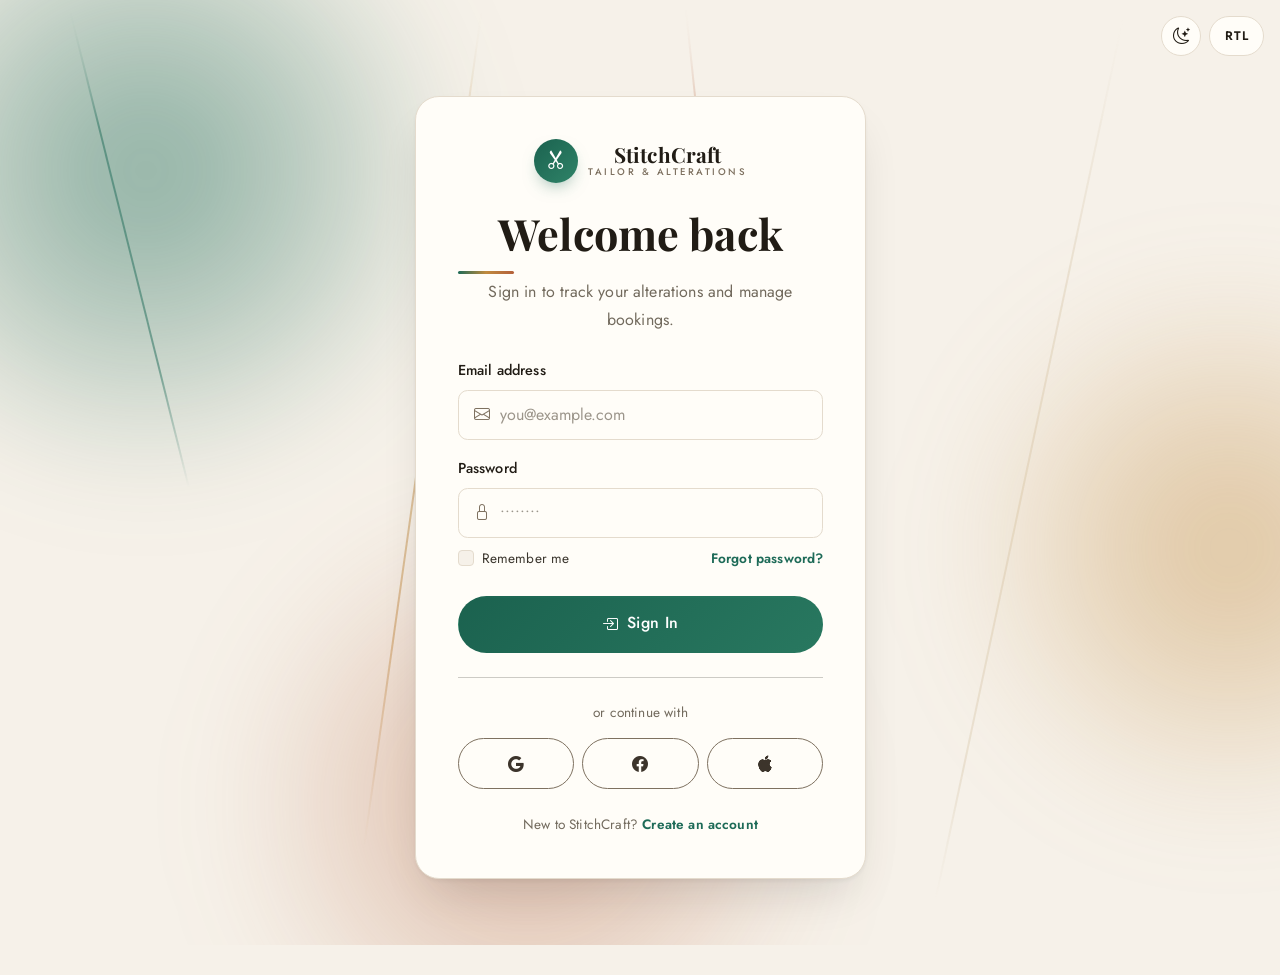
<file: login.html>
<!DOCTYPE html>
<html lang="en">
<head>
  <meta charset="UTF-8">
  <meta name="viewport" content="width=device-width, initial-scale=1">
  <title>Login — StitchCraft Account</title>
  <meta name="description" content="Sign in to your StitchCraft account to track alterations, manage bookings and review past orders.">
  <meta name="author" content="StitchCraft">

  <link rel="icon" href="data:image/svg+xml,%3Csvg xmlns='http://www.w3.org/2000/svg' viewBox='0 0 100 100'%3E%3Ccircle cx='50' cy='50' r='48' fill='%2326221b'/%3E%3Ctext x='50' y='66' font-size='46' text-anchor='middle'%3E%E2%9C%82%3C/text%3E%3C/svg%3E">

  <link rel="preconnect" href="https://fonts.googleapis.com">
  <link rel="preconnect" href="https://fonts.gstatic.com" crossorigin>
  <link href="https://fonts.googleapis.com/css2?family=Jost:wght@300;400;500;600&family=Playfair+Display:ital,wght@0,400;0,600;0,700;1,400&display=swap" rel="stylesheet">

  <link rel="stylesheet" href="assets/vendor/bootstrap/css/bootstrap.min.css">
  <link rel="stylesheet" href="assets/vendor/bootstrap-icons/font/bootstrap-icons.min.css">
  <link rel="stylesheet" href="assets/css/style.css">
</head>
<body>

  <!-- Floating toggles (standalone page, no nav) -->
  <div class="position-fixed top-0 end-0 p-3 d-flex gap-2" style="z-index:1050;">
    <button class="theme-toggle d-inline-grid" id="themeToggle" type="button" title="Toggle dark / light mode" aria-label="Toggle theme">
      <i class="bi bi-moon-stars"></i><i class="bi bi-sun"></i>
    </button>
    <button class="rtl-toggle d-inline-block" id="rtlToggle" type="button" title="Toggle LTR / RTL layout">RTL</button>
  </div>

  <div class="auth-wrap">
    <div class="container">
      <div class="row justify-content-center">
        <div class="col-lg-5 col-md-8 reveal">
          <div class="auth-card">
            <!-- Brand -->
            <a class="brand mb-4" href="index.html">
              <span class="brand-logo"><i class="bi bi-scissors"></i></span>
              <span class="brand-name">StitchCraft<small>Tailor &amp; Alterations</small></span>
            </a>

            <h2 class="section-title mb-1">Welcome back</h2>
            <p class="text-muted-2 mb-4">Sign in to track your alterations and manage bookings.</p>

            <!-- Login form (client-side demo auth via auth.js) -->
            <form id="loginForm">
              <div class="mb-3">
                <label class="form-label" for="loginEmail">Email address</label>
                <div class="input-icon">
                  <i class="bi bi-envelope"></i>
                  <input type="email" class="form-control" id="loginEmail" placeholder="you@example.com" required>
                </div>
              </div>
              <div class="mb-2">
                <label class="form-label" for="loginPass">Password</label>
                <div class="input-icon">
                  <i class="bi bi-lock"></i>
                  <input type="password" class="form-control" id="loginPass" placeholder="••••••••" required>
                </div>
              </div>
              <div class="d-flex align-items-center justify-content-between flex-wrap gap-2 mb-4">
                <div class="form-check">
                  <input class="form-check-input" type="checkbox" id="rememberMe">
                  <label class="form-check-label fs-7" for="rememberMe">Remember me</label>
                </div>
                <a href="#" class="link-arrow fs-7">Forgot password?</a>
              </div>
              <button type="submit" class="btn btn-accent btn-lg w-100"><i class="bi bi-box-arrow-in-right me-2"></i>Sign In</button>
            </form>

            <hr class="my-4">
            <div class="text-center fs-7 text-muted-2 mb-3">or continue with</div>
            <div class="row g-2 mb-4">
              <div class="col-4">
                <button type="button" class="btn btn-outline-dark w-100" aria-label="Sign in with Google"><i class="bi bi-google"></i></button>
              </div>
              <div class="col-4">
                <button type="button" class="btn btn-outline-dark w-100" aria-label="Sign in with Facebook"><i class="bi bi-facebook"></i></button>
              </div>
              <div class="col-4">
                <button type="button" class="btn btn-outline-dark w-100" aria-label="Sign in with Apple"><i class="bi bi-apple"></i></button>
              </div>
            </div>

            <p class="text-center fs-7 mb-0 text-muted-2">New to StitchCraft? <a href="register.html" class="link-arrow">Create an account</a></p>
          </div>
        </div>
      </div>
    </div>
  </div>

  <script src="assets/vendor/bootstrap/js/bootstrap.bundle.min.js"></script>
  <script src="assets/js/main.js"></script>
  <script src="assets/js/auth.js"></script>
</body>
</html>
</file>
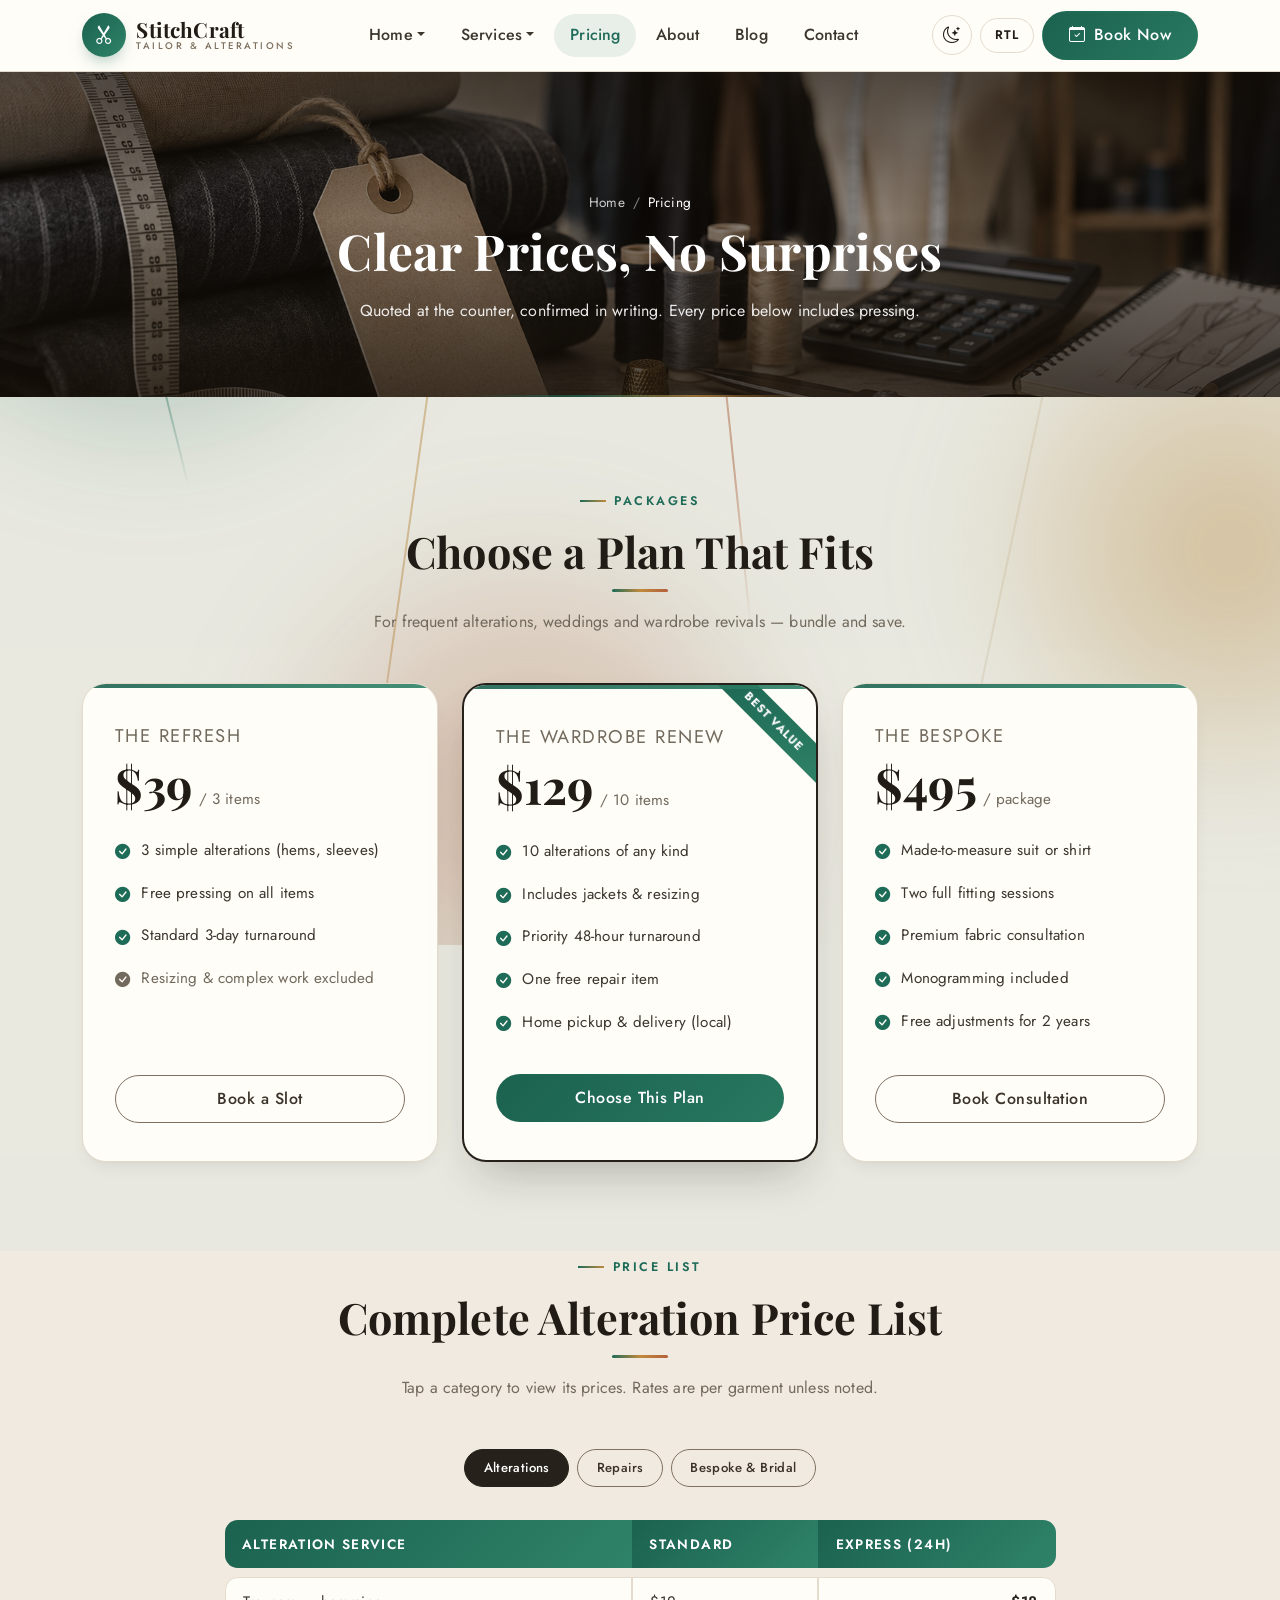
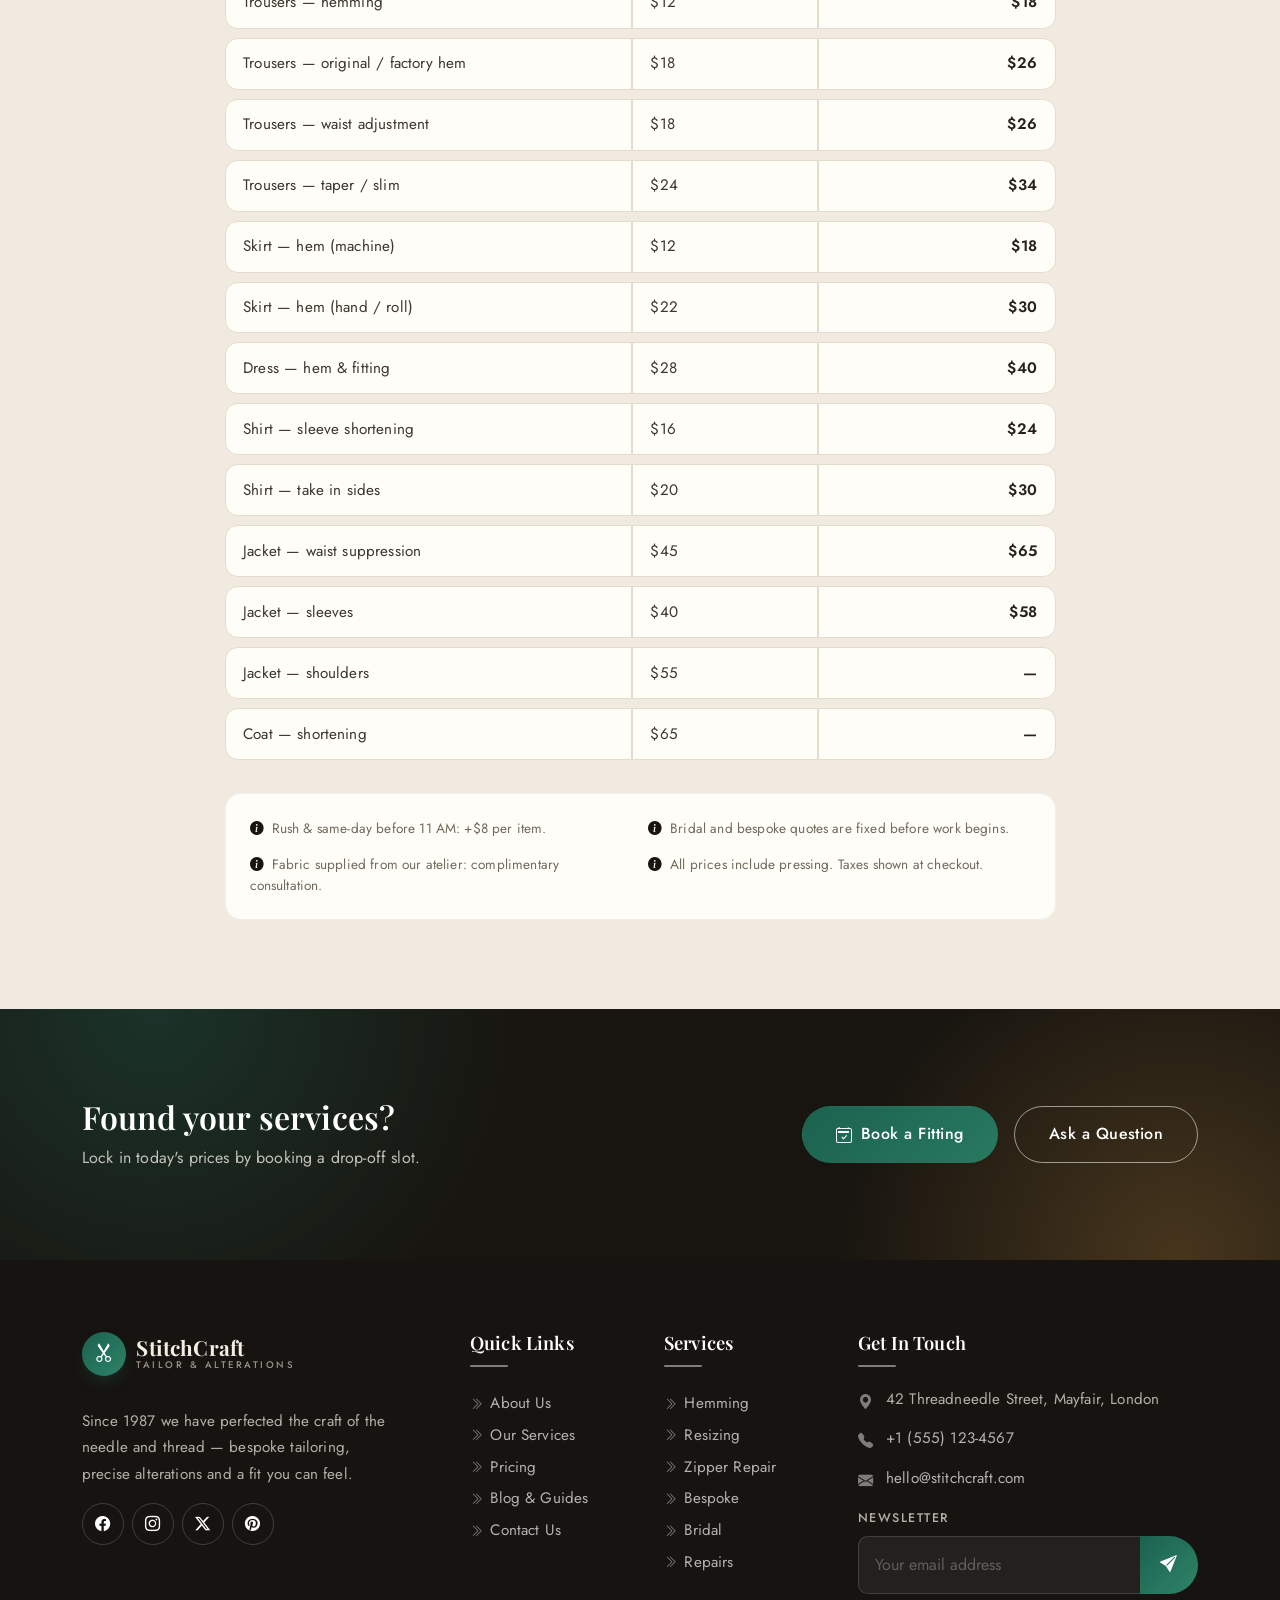
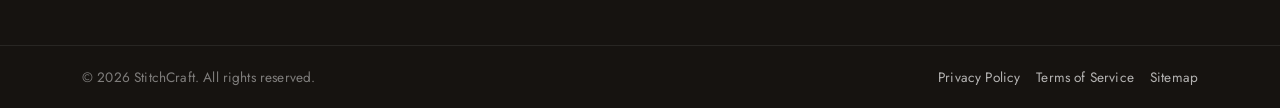
<file: pricing.html>
<!DOCTYPE html>
<html lang="en">
<head>
  <meta charset="UTF-8">
  <meta name="viewport" content="width=device-width, initial-scale=1">
  <title>Pricing — Alteration Prices &amp; Tailoring Packages | StitchCraft</title>
  <meta name="description" content="Transparent pricing for all StitchCraft services plus alteration packages. Hemming from $12, bespoke suits from $220, no surprise fees.">
  <meta name="author" content="StitchCraft">

  <link rel="icon" href="data:image/svg+xml,%3Csvg xmlns='http://www.w3.org/2000/svg' viewBox='0 0 100 100'%3E%3Ccircle cx='50' cy='50' r='48' fill='%2326221b'/%3E%3Ctext x='50' y='66' font-size='46' text-anchor='middle'%3E%E2%9C%82%3C/text%3E%3C/svg%3E">

  <link rel="preconnect" href="https://fonts.googleapis.com">
  <link rel="preconnect" href="https://fonts.gstatic.com" crossorigin>
  <link href="https://fonts.googleapis.com/css2?family=Jost:wght@300;400;500;600&family=Playfair+Display:ital,wght@0,400;0,600;0,700;1,400&display=swap" rel="stylesheet">

  <link rel="stylesheet" href="assets/vendor/bootstrap/css/bootstrap.min.css">
  <link rel="stylesheet" href="assets/vendor/bootstrap-icons/font/bootstrap-icons.min.css">
  <link rel="stylesheet" href="assets/css/style.css">
</head>
<body>

  <header id="siteNav"></header>

  <main>

    <!-- ============ PAGE HERO ============ -->
    <section class="page-hero banner-hero" style="background-image:url('assets/images/pricing-hero.webp');">
      <div class="container text-center">
        <nav aria-label="breadcrumb">
          <ol class="breadcrumb justify-content-center fs-7">
            <li class="breadcrumb-item"><a href="index.html">Home</a></li>
            <li class="breadcrumb-item active" aria-current="page">Pricing</li>
          </ol>
        </nav>
        <h1 class="page-title mt-2">Clear Prices, No Surprises</h1>
        <p class="mt-3 mb-0">Quoted at the counter, confirmed in writing. Every price below includes pressing.</p>
      </div>
    </section>

    <!-- ============ PACKAGES ============ -->
    <section class="section bg-tint-1">
      <div class="container">
        <div class="text-center mb-5 reveal">
          <span class="eyebrow justify-content-center">Packages</span>
          <h2 class="section-title">Choose a Plan That Fits</h2>
          <p class="section-lead mx-auto mt-3">For frequent alterations, weddings and wardrobe revivals — bundle and save.</p>
        </div>

        <div class="row g-4 reveal-stagger">
          <!-- Plan 1 -->
          <div class="col-md-6 col-lg-4 reveal">
            <div class="pricing-card">
              <div class="pricing-plan-name">The Refresh</div>
              <div class="pricing-amount">$39<small> / 3 items</small></div>
              <ul class="pricing-features">
                <li><i class="bi bi-check-circle-fill"></i>3 simple alterations (hems, sleeves)</li>
                <li><i class="bi bi-check-circle-fill"></i>Free pressing on all items</li>
                <li><i class="bi bi-check-circle-fill"></i>Standard 3-day turnaround</li>
                <li class="dim"><i class="bi bi-check-circle-fill"></i>Resizing &amp; complex work excluded</li>
              </ul>
              <a href="home-2.html#booking" class="btn btn-outline-dark w-100">Book a Slot</a>
            </div>
          </div>
          <!-- Plan 2 -->
          <div class="col-md-6 col-lg-4 reveal">
            <div class="pricing-card featured">
              <span class="pricing-ribbon">Best Value</span>
              <div class="pricing-plan-name">The Wardrobe Renew</div>
              <div class="pricing-amount">$129<small> / 10 items</small></div>
              <ul class="pricing-features">
                <li><i class="bi bi-check-circle-fill"></i>10 alterations of any kind</li>
                <li><i class="bi bi-check-circle-fill"></i>Includes jackets &amp; resizing</li>
                <li><i class="bi bi-check-circle-fill"></i>Priority 48-hour turnaround</li>
                <li><i class="bi bi-check-circle-fill"></i>One free repair item</li>
                <li><i class="bi bi-check-circle-fill"></i>Home pickup &amp; delivery (local)</li>
              </ul>
              <a href="home-2.html#booking" class="btn btn-accent w-100">Choose This Plan</a>
            </div>
          </div>
          <!-- Plan 3 -->
          <div class="col-md-6 col-lg-4 reveal">
            <div class="pricing-card">
              <div class="pricing-plan-name">The Bespoke</div>
              <div class="pricing-amount">$495<small> / package</small></div>
              <ul class="pricing-features">
                <li><i class="bi bi-check-circle-fill"></i>Made-to-measure suit or shirt</li>
                <li><i class="bi bi-check-circle-fill"></i>Two full fitting sessions</li>
                <li><i class="bi bi-check-circle-fill"></i>Premium fabric consultation</li>
                <li><i class="bi bi-check-circle-fill"></i>Monogramming included</li>
                <li><i class="bi bi-check-circle-fill"></i>Free adjustments for 2 years</li>
              </ul>
              <a href="home-2.html#booking" class="btn btn-outline-dark w-100">Book Consultation</a>
            </div>
          </div>
        </div>
      </div>
    </section>

    <!-- ============ DETAILED PRICE TABLES ============ -->
    <section class="section bg-surface-2 pt-0">
      <div class="container">
        <div class="text-center mb-5 reveal">
          <span class="eyebrow justify-content-center">Price List</span>
          <h2 class="section-title">Complete Alteration Price List</h2>
          <p class="section-lead mx-auto mt-3">Tap a category to view its prices. Rates are per garment unless noted.</p>
        </div>

        <div class="row justify-content-center mb-4 reveal">
          <div class="col-lg-6">
            <div class="d-flex flex-wrap justify-content-center gap-2">
              <button class="btn btn-dark btn-sm" data-price-filter="alterations">Alterations</button>
              <button class="btn btn-outline-dark btn-sm" data-price-filter="repairs">Repairs</button>
              <button class="btn btn-outline-dark btn-sm" data-price-filter="bespoke">Bespoke &amp; Bridal</button>
            </div>
          </div>
        </div>

        <div class="row justify-content-center reveal">
          <div class="col-lg-9">

            <!-- Alterations -->
            <div data-price-group="alterations">
              <div class="table-responsive">
                <table class="price-table">
                  <thead><tr><th>Alteration service</th><th>Standard</th><th>Express (24h)</th></tr></thead>
                  <tbody>
                    <tr><td>Trousers — hemming</td><td>$12</td><td>$18</td></tr>
                    <tr><td>Trousers — original / factory hem</td><td>$18</td><td>$26</td></tr>
                    <tr><td>Trousers — waist adjustment</td><td>$18</td><td>$26</td></tr>
                    <tr><td>Trousers — taper / slim</td><td>$24</td><td>$34</td></tr>
                    <tr><td>Skirt — hem (machine)</td><td>$12</td><td>$18</td></tr>
                    <tr><td>Skirt — hem (hand / roll)</td><td>$22</td><td>$30</td></tr>
                    <tr><td>Dress — hem &amp; fitting</td><td>$28</td><td>$40</td></tr>
                    <tr><td>Shirt — sleeve shortening</td><td>$16</td><td>$24</td></tr>
                    <tr><td>Shirt — take in sides</td><td>$20</td><td>$30</td></tr>
                    <tr><td>Jacket — waist suppression</td><td>$45</td><td>$65</td></tr>
                    <tr><td>Jacket — sleeves</td><td>$40</td><td>$58</td></tr>
                    <tr><td>Jacket — shoulders</td><td>$55</td><td>—</td></tr>
                    <tr><td>Coat — shortening</td><td>$65</td><td>—</td></tr>
                  </tbody>
                </table>
              </div>
            </div>

            <!-- Repairs -->
            <div data-price-group="repairs" class="d-none">
              <div class="table-responsive">
                <table class="price-table">
                  <thead><tr><th>Repair service</th><th>Standard</th><th>Express (24h)</th></tr></thead>
                  <tbody>
                    <tr><td>Zipper — slider replacement</td><td>$12</td><td>$18</td></tr>
                    <tr><td>Zipper — full replacement (jeans)</td><td>$20</td><td>$30</td></tr>
                    <tr><td>Zipper — full replacement (dress / coat)</td><td>$28</td><td>$40</td></tr>
                    <tr><td>Tear repair — invisible mending</td><td>$18</td><td>$26</td></tr>
                    <tr><td>Hole repair (small, &lt;2cm)</td><td>$10</td><td>$16</td></tr>
                    <tr><td>Seam re-stitching</td><td>$12</td><td>$18</td></tr>
                    <tr><td>Button / buttonhole repair</td><td>$6</td><td>$10</td></tr>
                    <tr><td>Lining repair</td><td>$25</td><td>$38</td></tr>
                    <tr><td>Lining full replacement</td><td>$85</td><td>—</td></tr>
                    <tr><td>Vintage restoration (quote)</td><td>$30+</td><td>—</td></tr>
                    <tr><td>Leather patch &amp; reinforcement</td><td>$20</td><td>$30</td></tr>
                  </tbody>
                </table>
              </div>
            </div>

            <!-- Bespoke & Bridal -->
            <div data-price-group="bespoke" class="d-none">
              <div class="table-responsive">
                <table class="price-table">
                  <thead><tr><th>Service</th><th>Price from</th><th>Lead time</th></tr></thead>
                  <tbody>
                    <tr><td>Made-to-measure suit (2-piece)</td><td>$220</td><td>3–4 weeks</td></tr>
                    <tr><td>Made-to-measure suit (3-piece)</td><td>$295</td><td>3–4 weeks</td></tr>
                    <tr><td>Custom dress shirt</td><td>$85</td><td>2–3 weeks</td></tr>
                    <tr><td>Custom outerwear / coat</td><td>$320</td><td>4–6 weeks</td></tr>
                    <tr><td>Wedding gown alterations</td><td>$95</td><td>2–3 weeks</td></tr>
                    <tr><td>Gown — bustle</td><td>$45</td><td>1 week</td></tr>
                    <tr><td>Gown — corset back</td><td>$60</td><td>1 week</td></tr>
                    <tr><td>Group bridal fitting (4+ dresses)</td><td>10% off</td><td>—</td></tr>
                    <tr><td>Monogramming</td><td>$12</td><td>Same week</td></tr>
                  </tbody>
                </table>
              </div>
            </div>

          </div>
        </div>

        <!-- Fine print -->
        <div class="row justify-content-center mt-4 reveal">
          <div class="col-lg-9">
            <div class="bg-surface rounded-4 border border-secondary border-opacity-10 p-4">
              <div class="row g-3 fs-7 text-muted-2">
                <div class="col-md-6"><i class="bi bi-info-circle-fill text-dark me-2"></i>Rush &amp; same-day before 11 AM: +$8 per item.</div>
                <div class="col-md-6"><i class="bi bi-info-circle-fill text-dark me-2"></i>Bridal and bespoke quotes are fixed before work begins.</div>
                <div class="col-md-6"><i class="bi bi-info-circle-fill text-dark me-2"></i>Fabric supplied from our atelier: complimentary consultation.</div>
                <div class="col-md-6"><i class="bi bi-info-circle-fill text-dark me-2"></i>All prices include pressing. Taxes shown at checkout.</div>
              </div>
            </div>
          </div>
        </div>
      </div>
    </section>

    <!-- ============ CTA ============ -->
    <section class="section cta-band">
      <div class="container">
        <div class="d-flex flex-column flex-lg-row align-items-center justify-content-between gap-4 reveal">
          <div>
            <h2 class="mb-2">Found your services?</h2>
            <p class="mb-0">Lock in today's prices by booking a drop-off slot.</p>
          </div>
          <div class="d-flex flex-wrap gap-3 flex-shrink-0">
            <a href="home-2.html#booking" class="btn btn-accent btn-lg"><i class="bi bi-calendar2-check me-2"></i>Book a Fitting</a>
            <a href="contact.html" class="btn btn-outline-light-2 btn-lg">Ask a Question</a>
          </div>
        </div>
      </div>
    </section>

  </main>

  <footer id="siteFooter"></footer>

  <button data-back-top class="btn btn-dark rounded-circle position-fixed bottom-0 end-0 m-4 d-none align-items-center justify-content-center" style="width:50px;height:50px;" aria-label="Back to top">
    <i class="bi bi-arrow-up"></i>
  </button>

  <script src="assets/js/nav.js"></script>
  <script src="assets/js/footer.js"></script>
  <script src="assets/vendor/bootstrap/js/bootstrap.bundle.min.js"></script>
  <script src="assets/js/main.js"></script>
  <script src="assets/js/auth.js"></script>

  <!-- Price category filter -->
  <script>
    (function () {
      var buttons = document.querySelectorAll('[data-price-filter]');
      var groups = document.querySelectorAll('[data-price-group]');
      buttons.forEach(function (btn) {
        btn.addEventListener('click', function () {
          buttons.forEach(function (b) { b.classList.remove('btn-dark'); b.classList.add('btn-outline-dark'); });
          btn.classList.add('btn-dark');
          btn.classList.remove('btn-outline-dark');
          var target = btn.getAttribute('data-price-filter');
          groups.forEach(function (g) {
            g.classList.toggle('d-none', g.getAttribute('data-price-group') !== target);
          });
        });
      });
    })();
  </script>
</body>
</html>
</file>
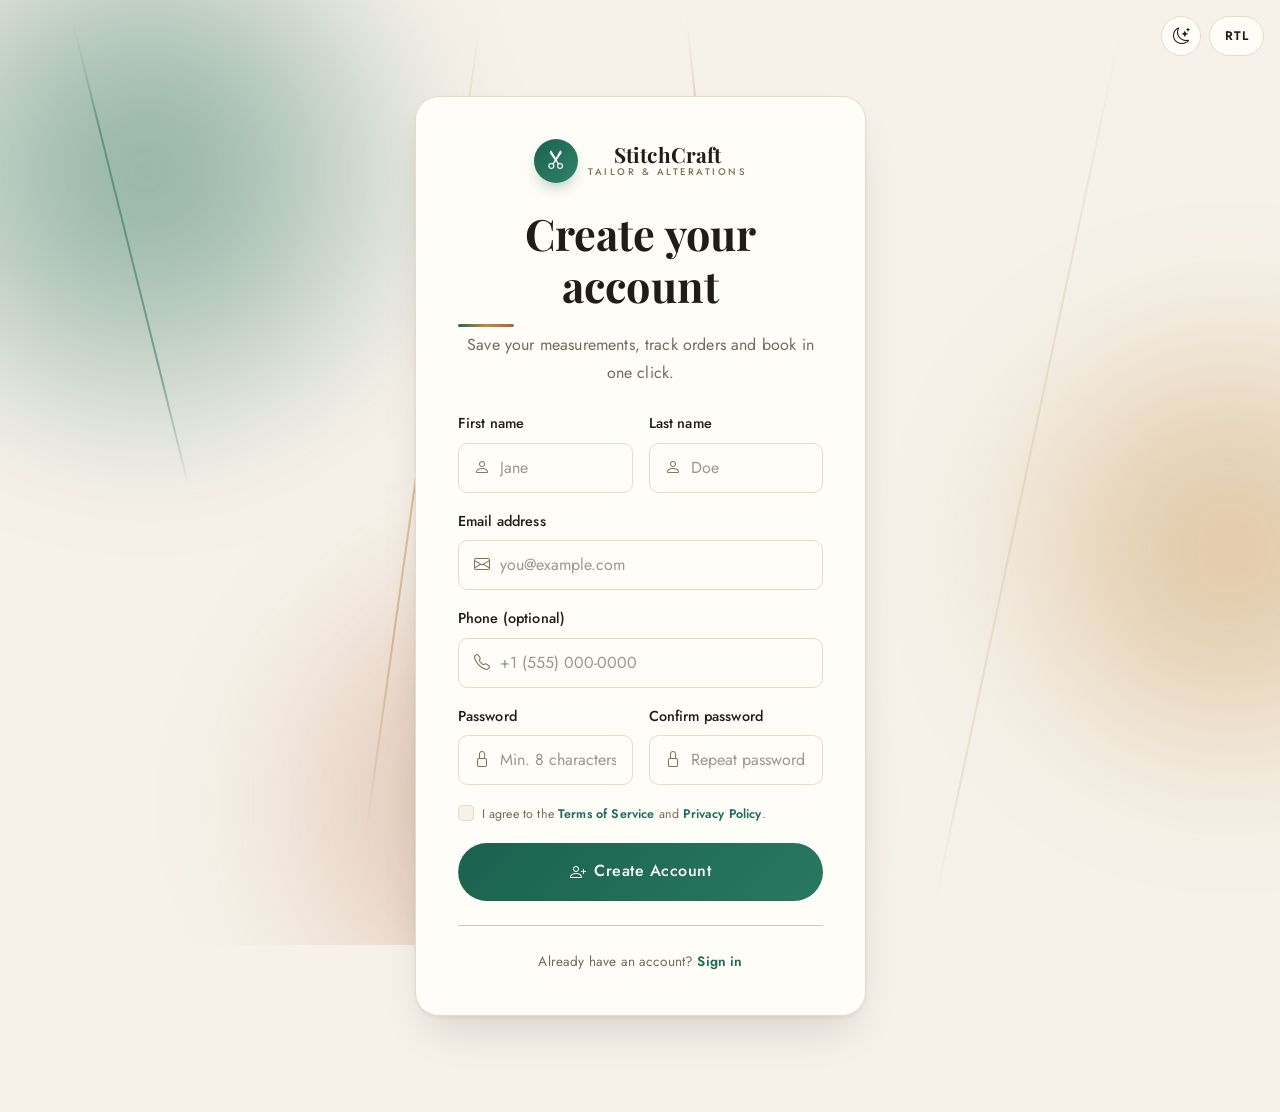
<file: register.html>
<!DOCTYPE html>
<html lang="en">
<head>
  <meta charset="UTF-8">
  <meta name="viewport" content="width=device-width, initial-scale=1">
  <title>Register — Create Your StitchCraft Account</title>
  <meta name="description" content="Create a free StitchCraft account to book fittings, track alterations and save your measurements.">
  <meta name="author" content="StitchCraft">

  <link rel="icon" href="data:image/svg+xml,%3Csvg xmlns='http://www.w3.org/2000/svg' viewBox='0 0 100 100'%3E%3Ccircle cx='50' cy='50' r='48' fill='%2326221b'/%3E%3Ctext x='50' y='66' font-size='46' text-anchor='middle'%3E%E2%9C%82%3C/text%3E%3C/svg%3E">

  <link rel="preconnect" href="https://fonts.googleapis.com">
  <link rel="preconnect" href="https://fonts.gstatic.com" crossorigin>
  <link href="https://fonts.googleapis.com/css2?family=Jost:wght@300;400;500;600&family=Playfair+Display:ital,wght@0,400;0,600;0,700;1,400&display=swap" rel="stylesheet">

  <link rel="stylesheet" href="assets/vendor/bootstrap/css/bootstrap.min.css">
  <link rel="stylesheet" href="assets/vendor/bootstrap-icons/font/bootstrap-icons.min.css">
  <link rel="stylesheet" href="assets/css/style.css">
</head>
<body>

  <!-- Floating toggles (standalone page, no nav) -->
  <div class="position-fixed top-0 end-0 p-3 d-flex gap-2" style="z-index:1050;">
    <button class="theme-toggle d-inline-grid" id="themeToggle" type="button" title="Toggle dark / light mode" aria-label="Toggle theme">
      <i class="bi bi-moon-stars"></i><i class="bi bi-sun"></i>
    </button>
    <button class="rtl-toggle d-inline-block" id="rtlToggle" type="button" title="Toggle LTR / RTL layout">RTL</button>
  </div>

  <div class="auth-wrap">
    <div class="container">
      <div class="row justify-content-center">
        <div class="col-lg-5 col-md-8 reveal">
          <div class="auth-card">
            <!-- Brand -->
            <a class="brand mb-4" href="index.html">
              <span class="brand-logo"><i class="bi bi-scissors"></i></span>
              <span class="brand-name">StitchCraft<small>Tailor &amp; Alterations</small></span>
            </a>

            <h2 class="section-title mb-1">Create your account</h2>
            <p class="text-muted-2 mb-4">Save your measurements, track orders and book in one click.</p>

            <!-- Registration form (client-side demo auth via auth.js) -->
            <form id="registerForm">
              <div class="row g-3">
                <div class="col-md-6">
                  <label class="form-label" for="regFirst">First name</label>
                  <div class="input-icon">
                    <i class="bi bi-person"></i>
                    <input type="text" class="form-control" id="regFirst" placeholder="Jane" required>
                  </div>
                </div>
                <div class="col-md-6">
                  <label class="form-label" for="regLast">Last name</label>
                  <div class="input-icon">
                    <i class="bi bi-person"></i>
                    <input type="text" class="form-control" id="regLast" placeholder="Doe" required>
                  </div>
                </div>
                <div class="col-12">
                  <label class="form-label" for="regEmail">Email address</label>
                  <div class="input-icon">
                    <i class="bi bi-envelope"></i>
                    <input type="email" class="form-control" id="regEmail" placeholder="you@example.com" required>
                  </div>
                </div>
                <div class="col-12">
                  <label class="form-label" for="regPhone">Phone (optional)</label>
                  <div class="input-icon">
                    <i class="bi bi-telephone"></i>
                    <input type="tel" class="form-control" id="regPhone" placeholder="+1 (555) 000-0000">
                  </div>
                </div>
                <div class="col-md-6">
                  <label class="form-label" for="regPass">Password</label>
                  <div class="input-icon">
                    <i class="bi bi-lock"></i>
                    <input type="password" class="form-control" id="regPass" placeholder="Min. 8 characters" minlength="8" required>
                  </div>
                </div>
                <div class="col-md-6">
                  <label class="form-label" for="regPass2">Confirm password</label>
                  <div class="input-icon">
                    <i class="bi bi-lock"></i>
                    <input type="password" class="form-control" id="regPass2" placeholder="Repeat password" required>
                  </div>
                </div>
                <div class="col-12">
                  <div class="form-check">
                    <input class="form-check-input" type="checkbox" id="regTerms" required>
                    <label class="form-check-label fs-8 text-muted-2" for="regTerms">
                      I agree to the <a href="#" class="link-arrow">Terms of Service</a> and <a href="#" class="link-arrow">Privacy Policy</a>.
                    </label>
                  </div>
                </div>
                <div class="col-12">
                  <button type="submit" class="btn btn-accent btn-lg w-100"><i class="bi bi-person-plus me-2"></i>Create Account</button>
                </div>
              </div>
            </form>

            <hr class="my-4">
            <p class="text-center fs-7 mb-0 text-muted-2">Already have an account? <a href="login.html" class="link-arrow">Sign in</a></p>
          </div>
        </div>
      </div>
    </div>
  </div>

  <script src="assets/vendor/bootstrap/js/bootstrap.bundle.min.js"></script>
  <script src="assets/js/main.js"></script>
  <script src="assets/js/auth.js"></script>
</body>
</html>
</file>
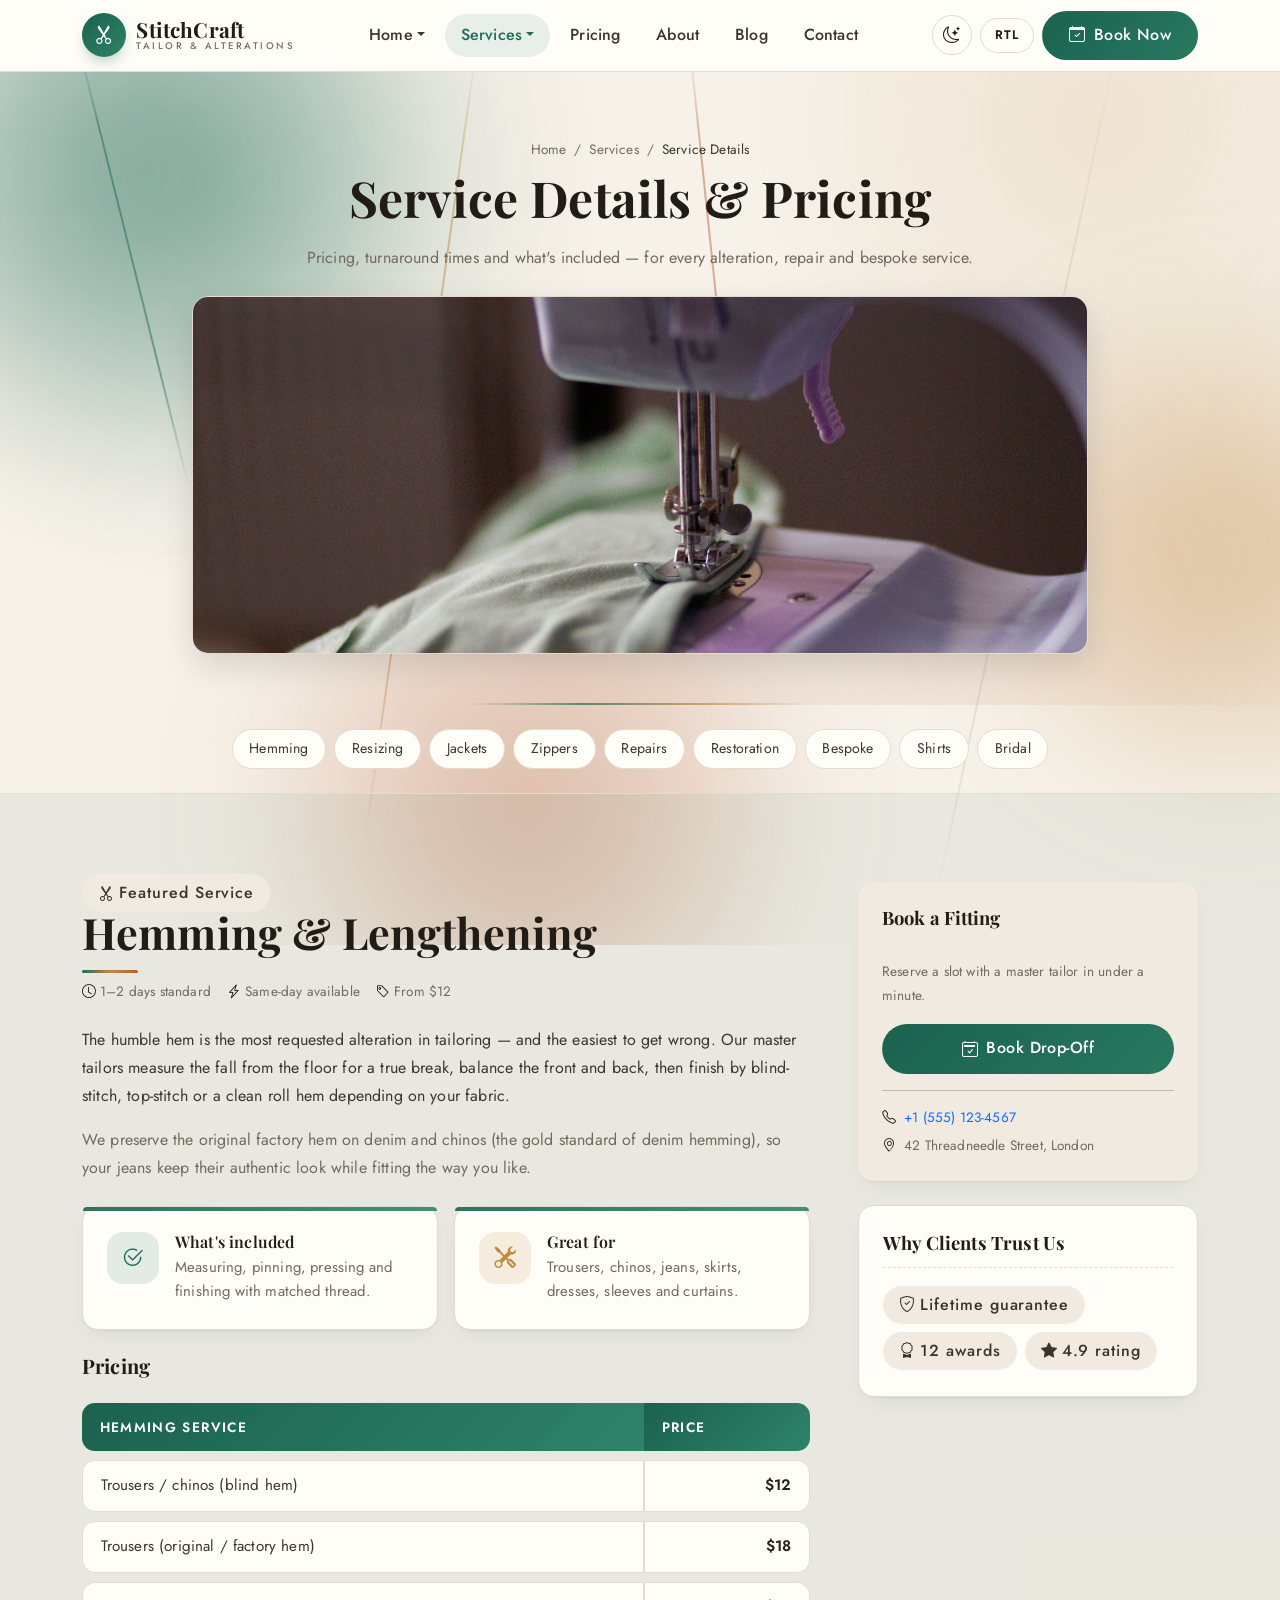
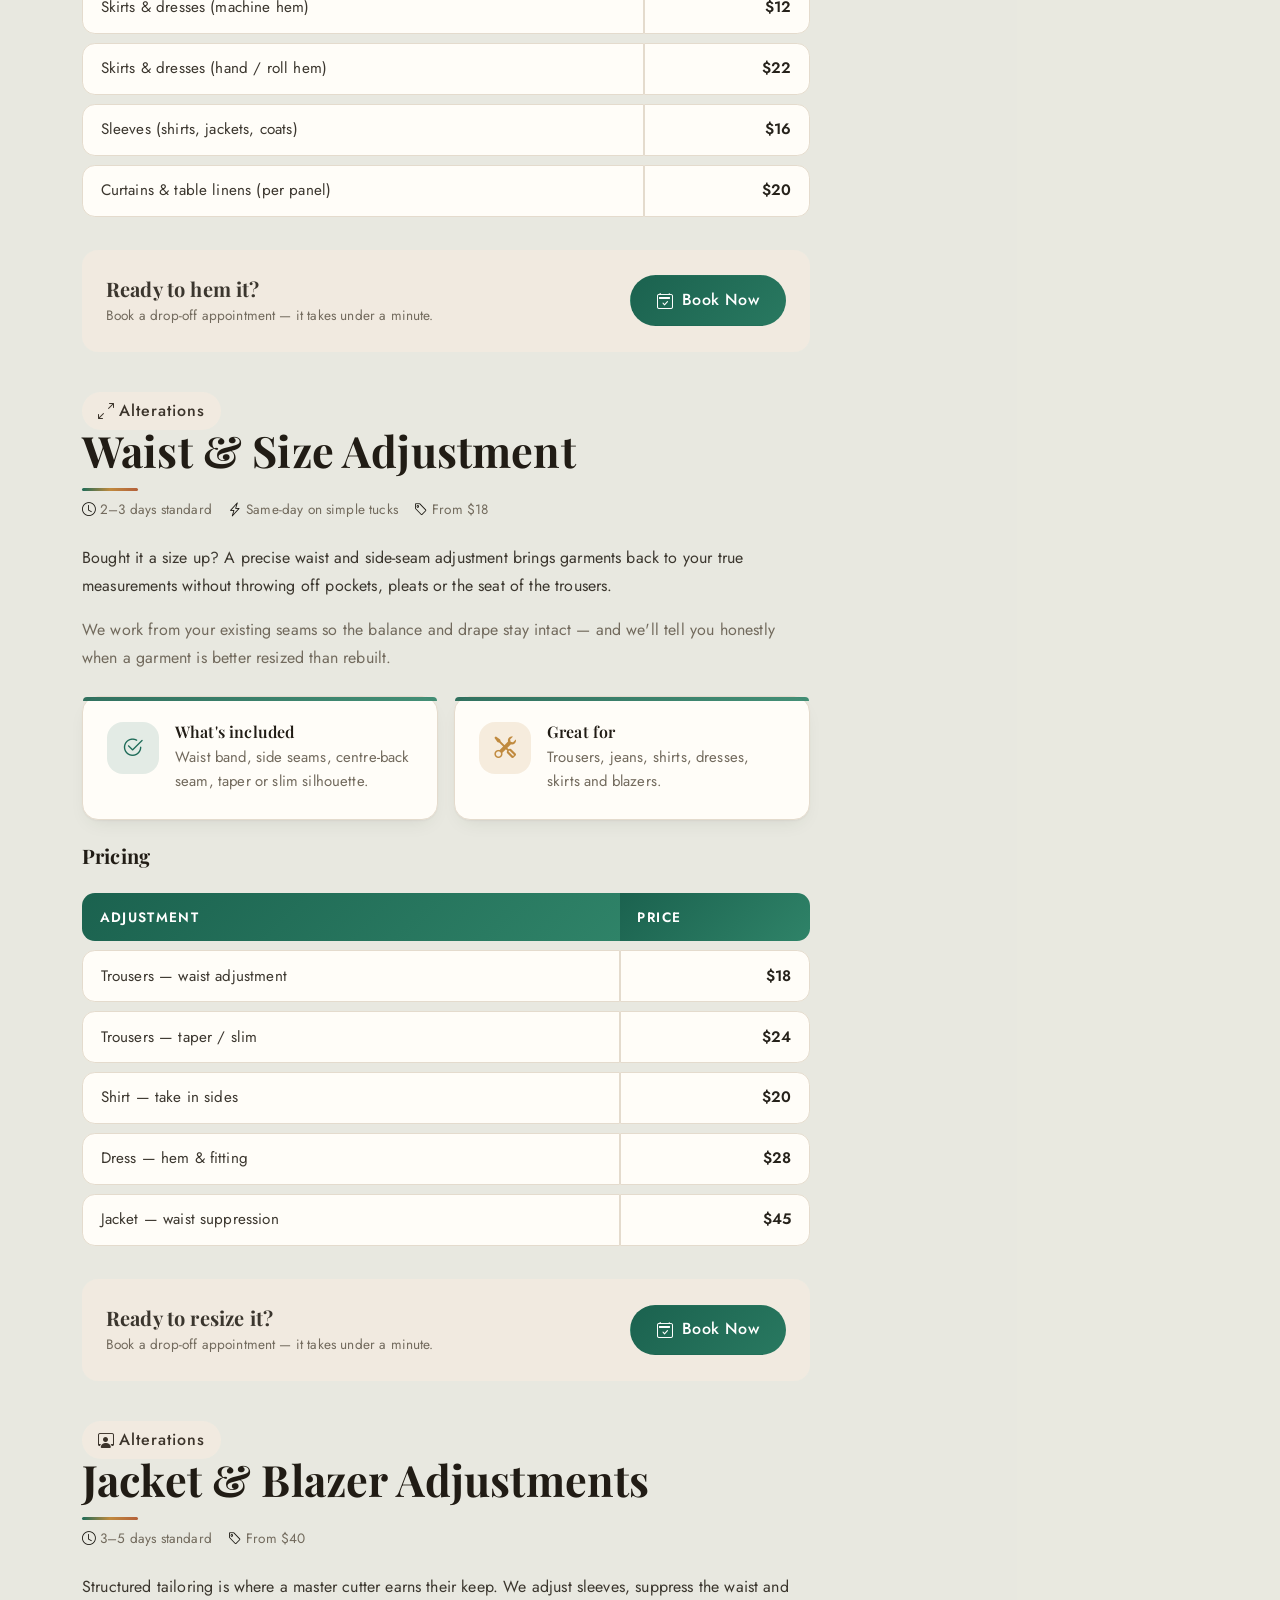
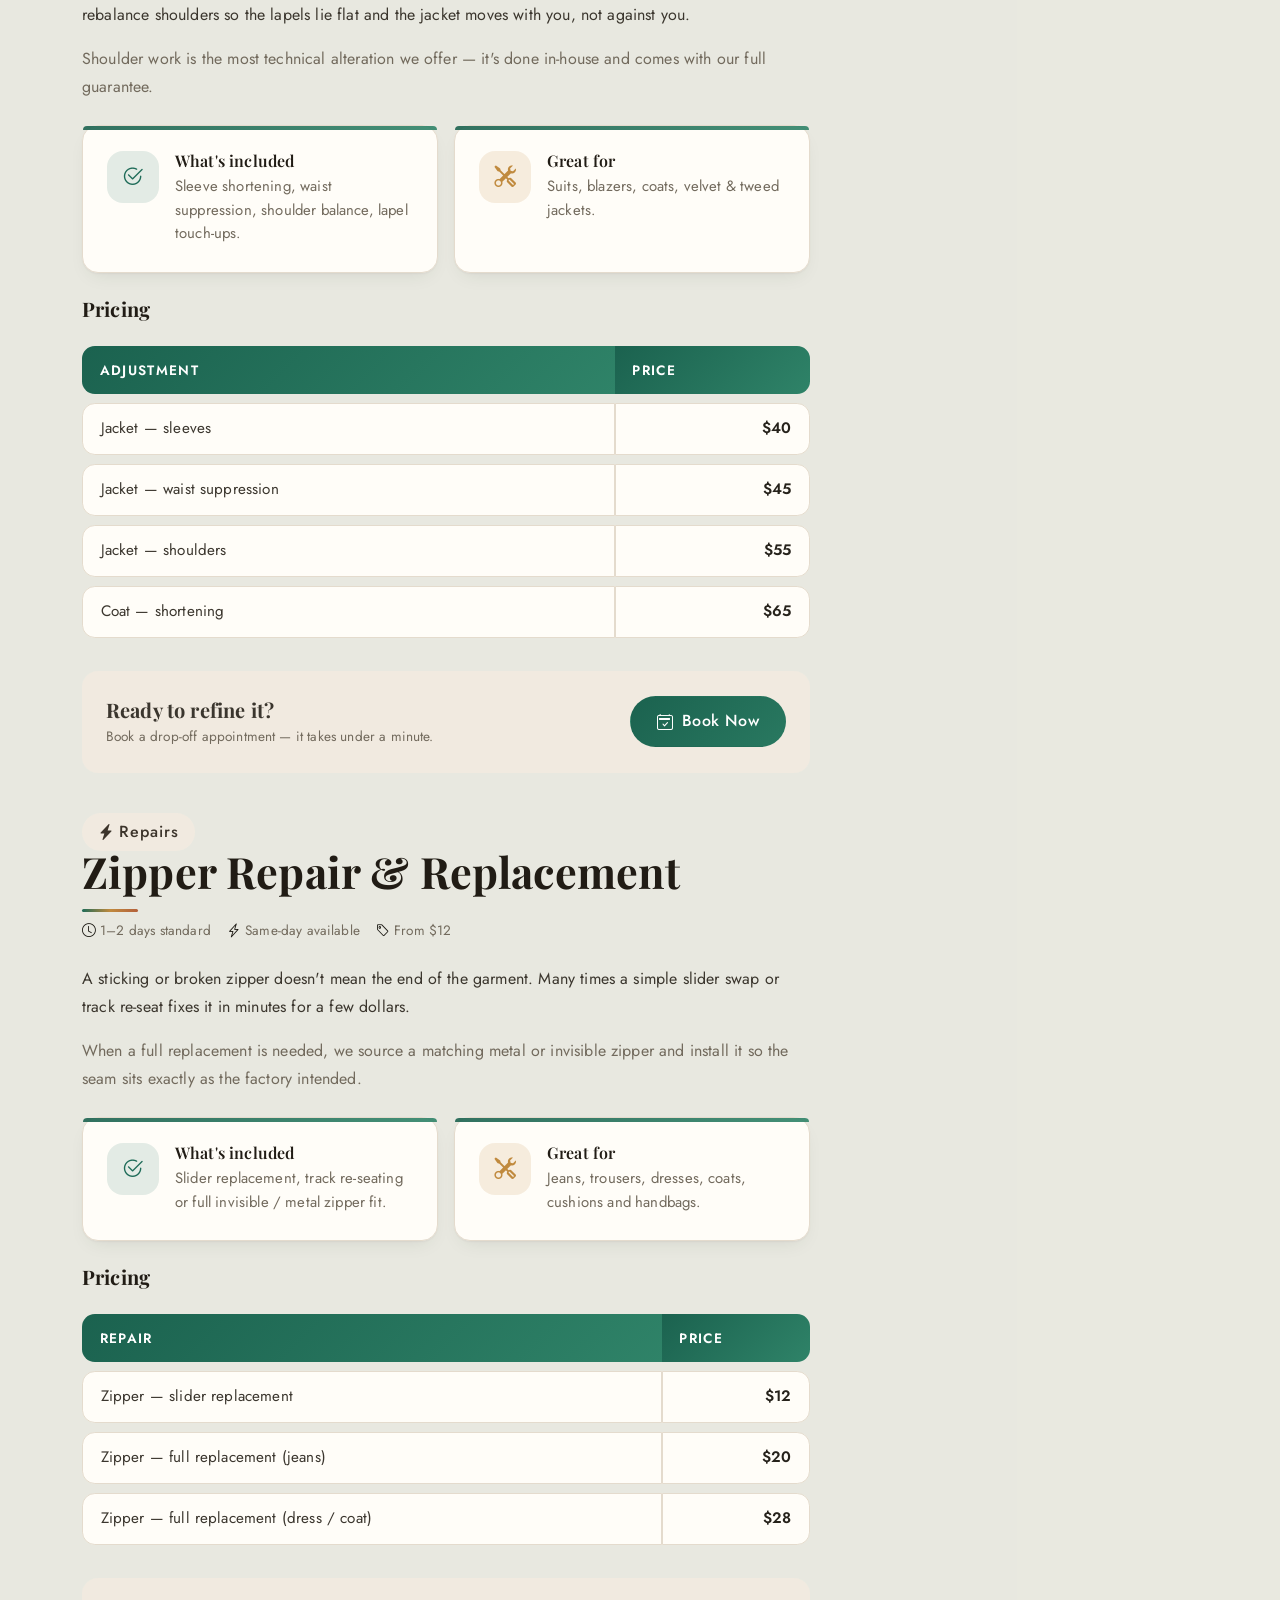
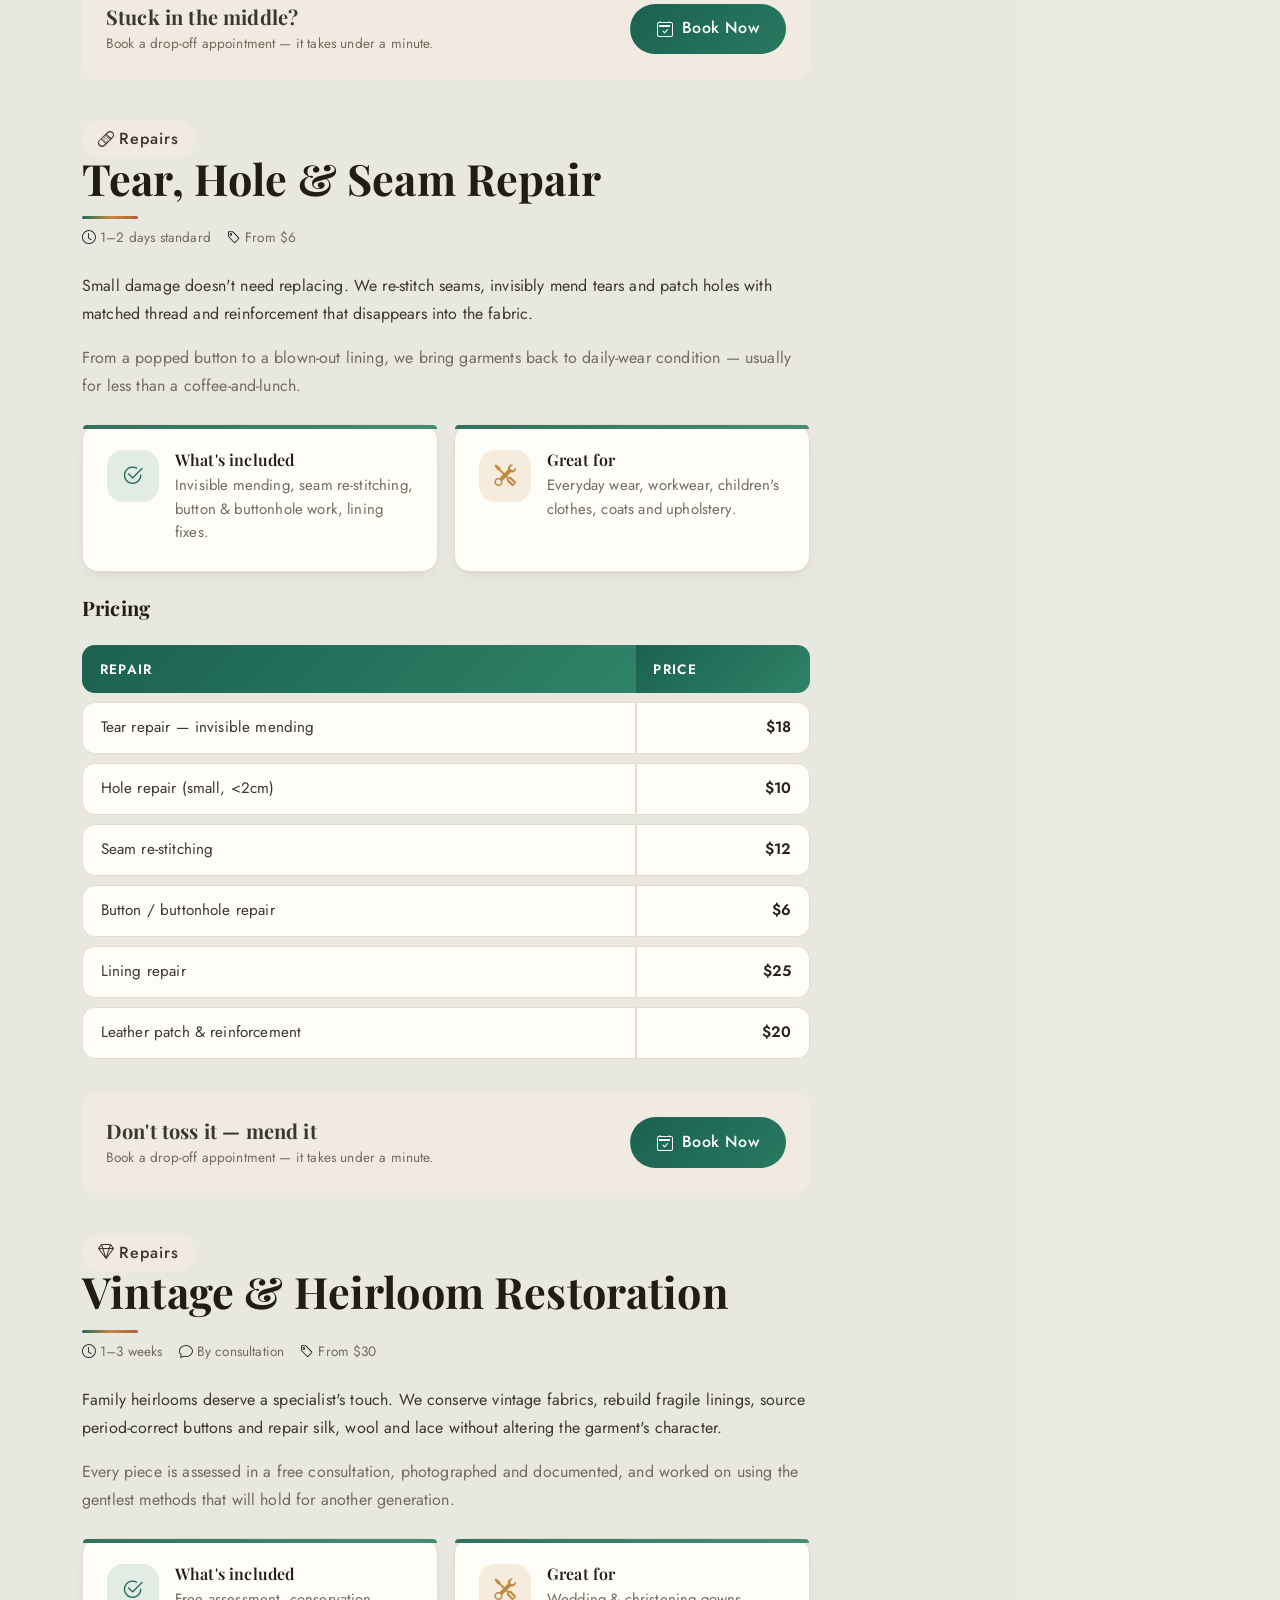
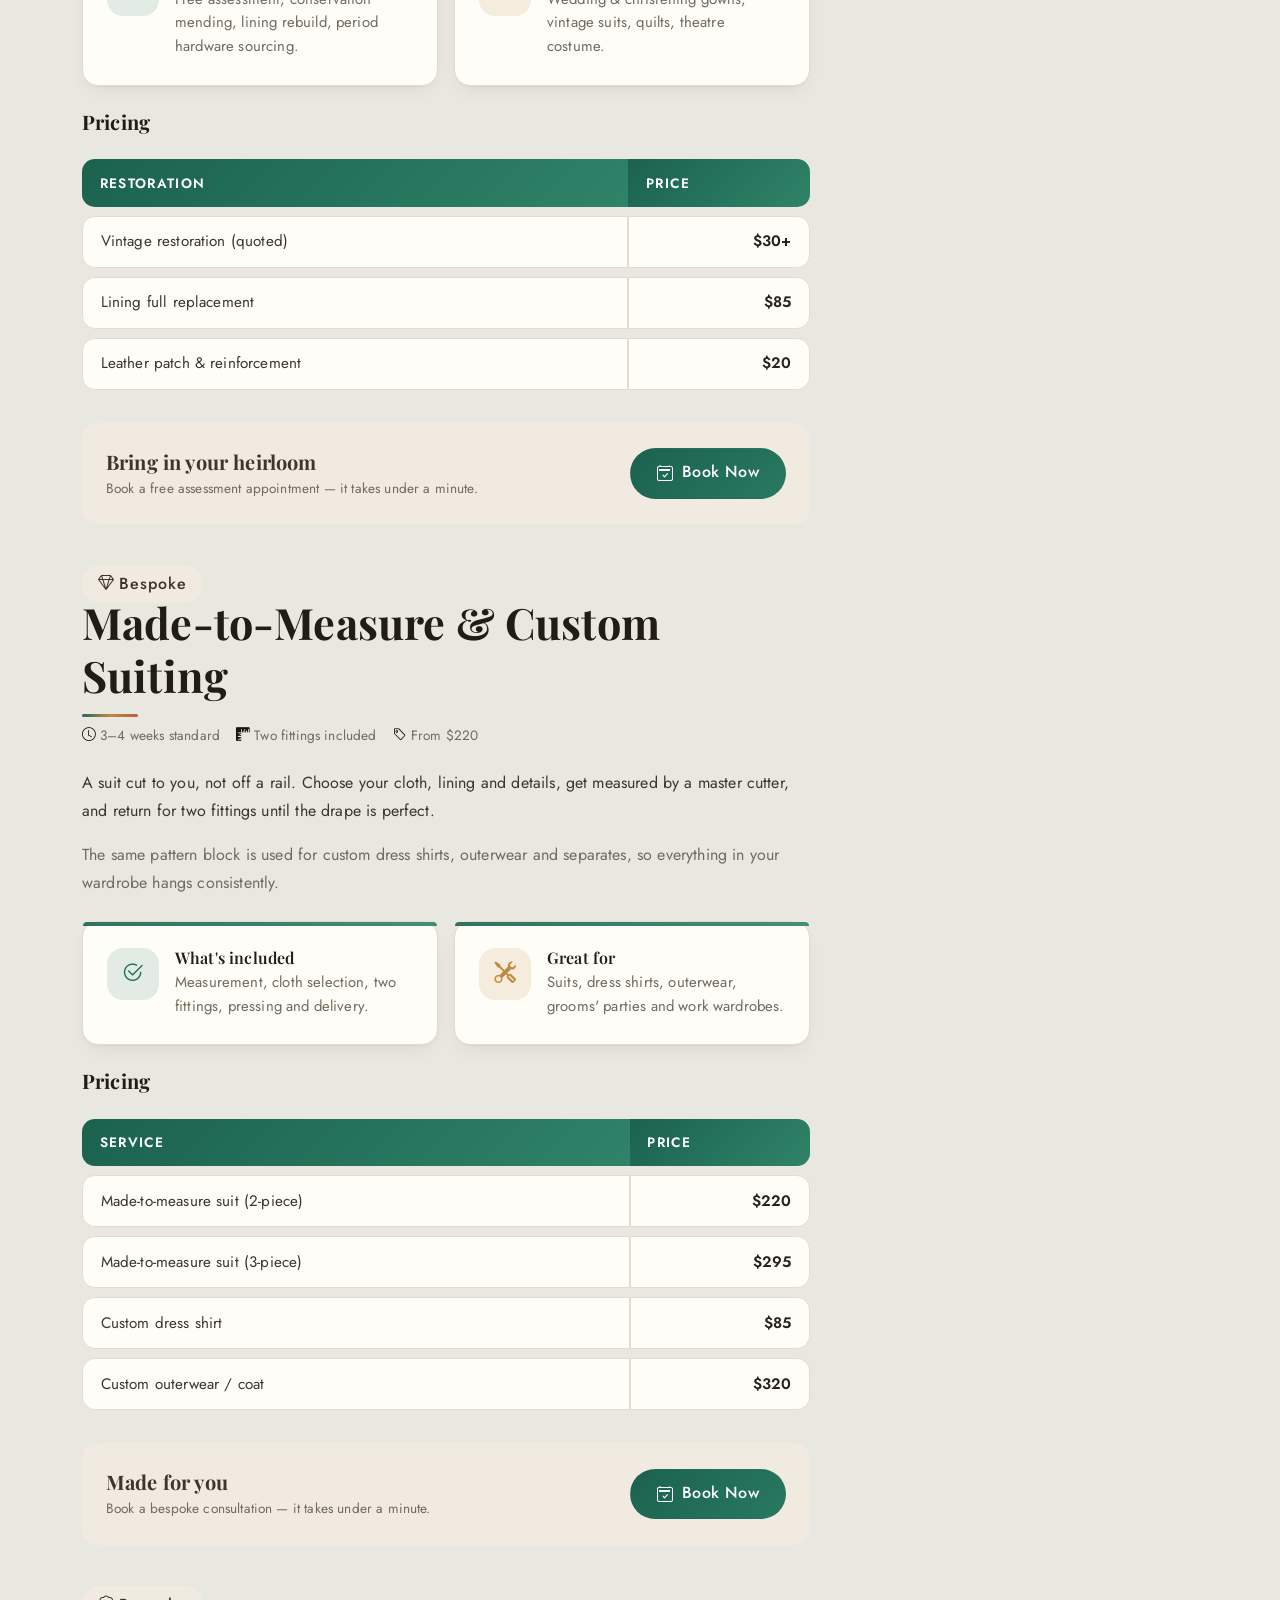
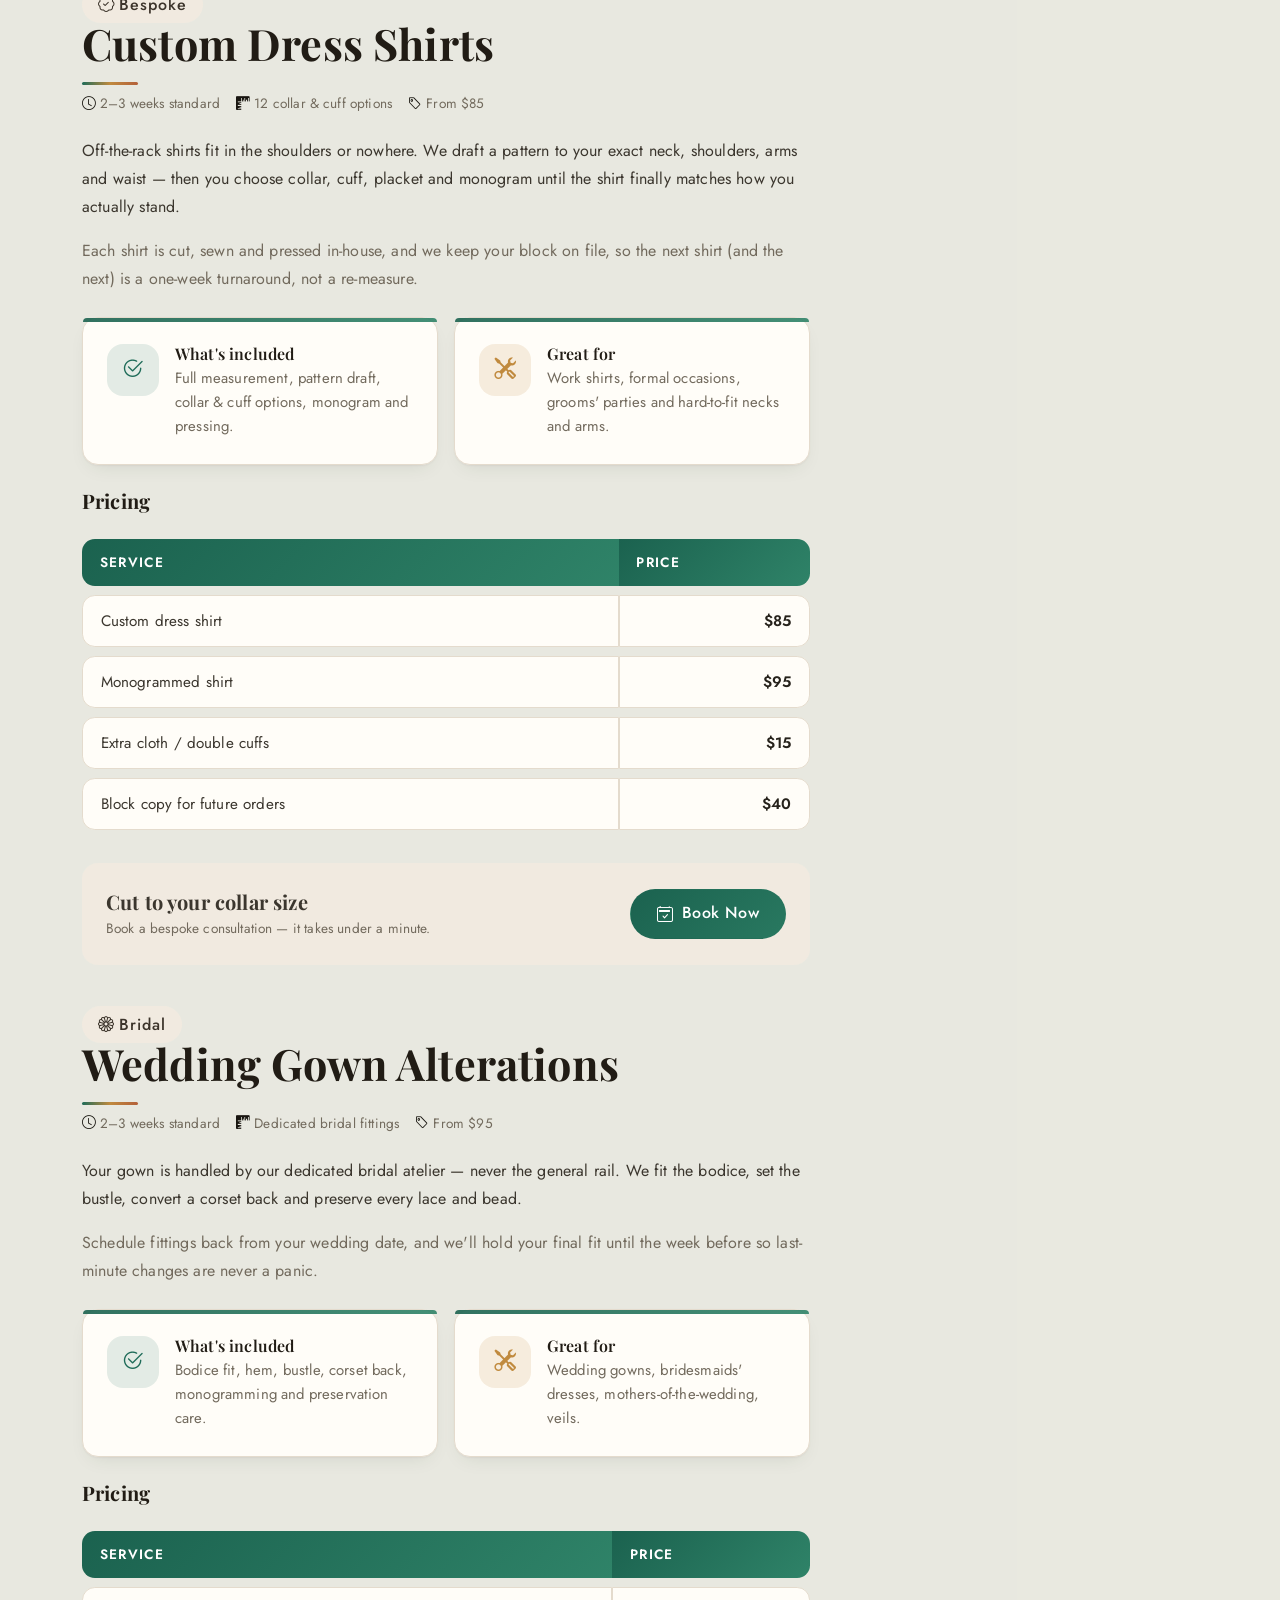
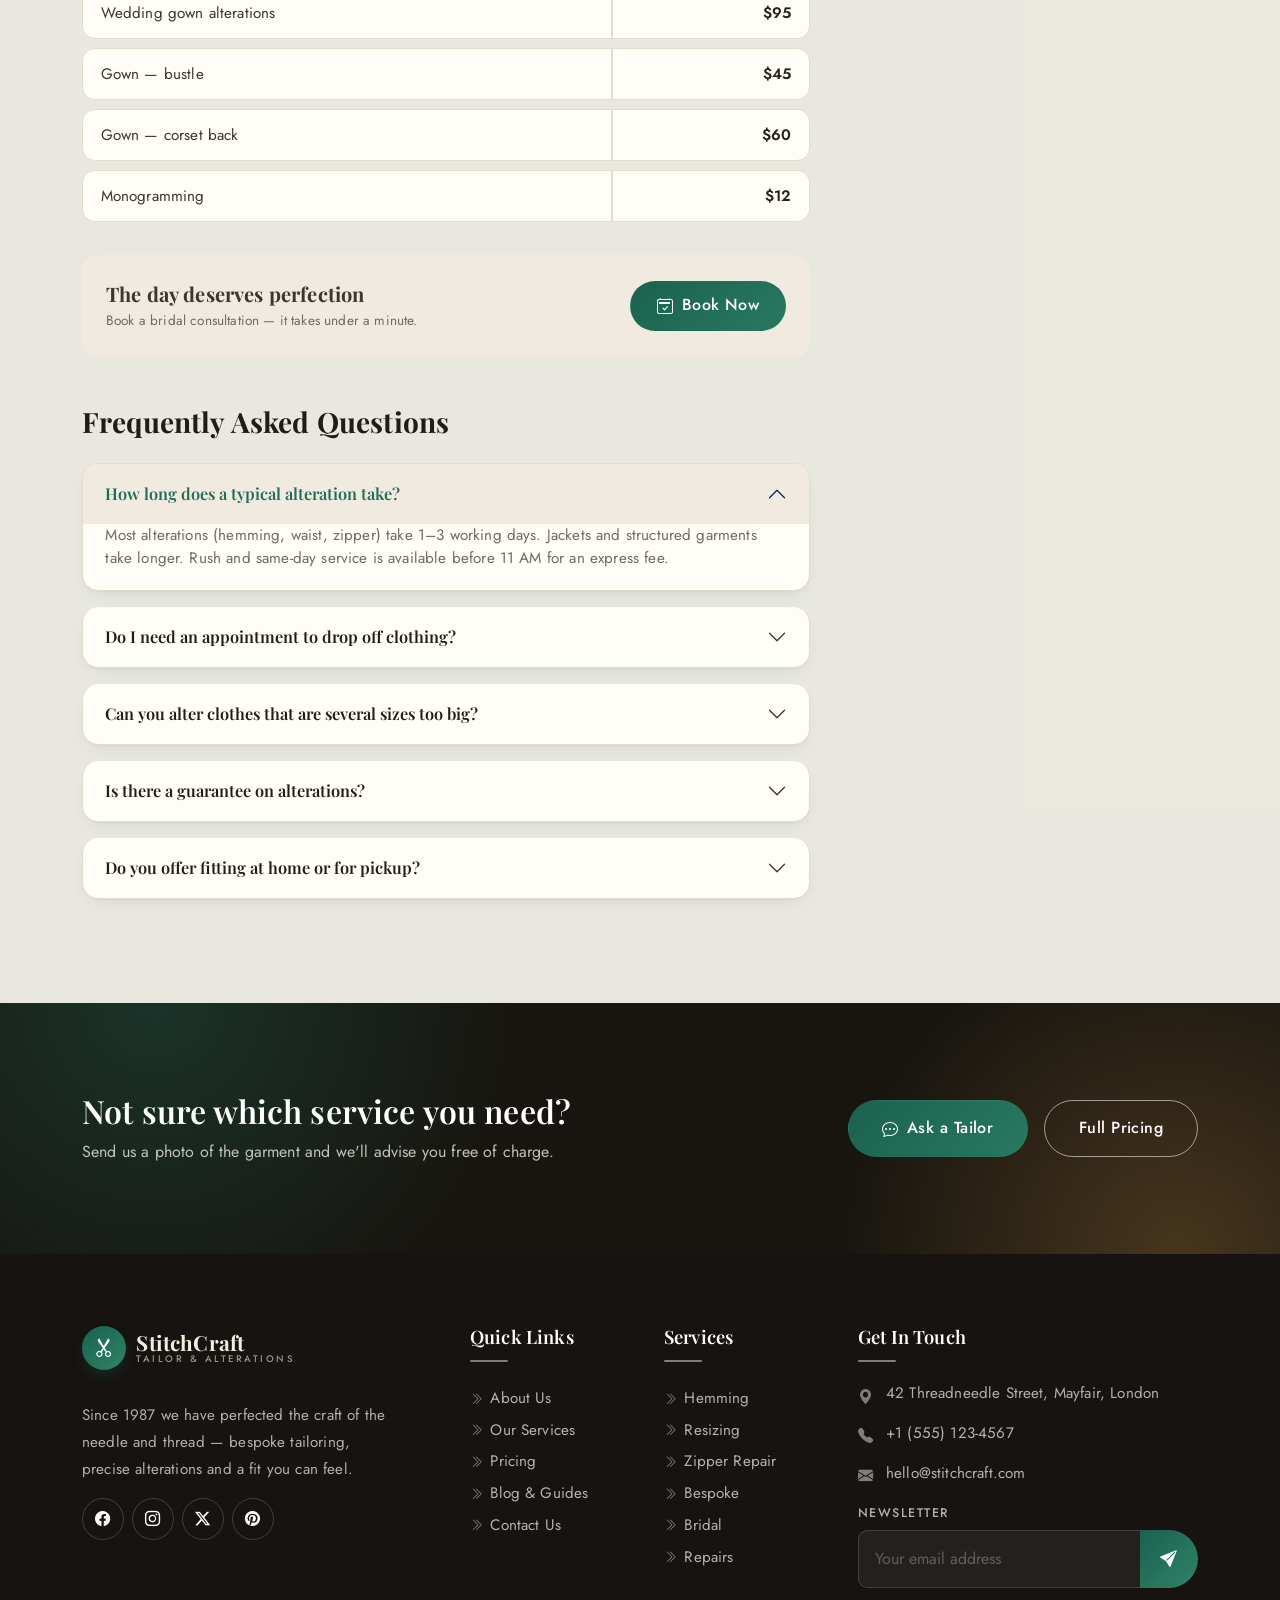
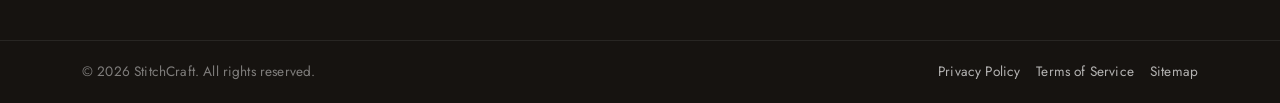
<file: service-details.html>
<!DOCTYPE html>
<html lang="en">
<head>
  <meta charset="UTF-8">
  <meta name="viewport" content="width=device-width, initial-scale=1">
  <title>Service Details &amp; Pricing | StitchCraft</title>
  <meta name="description" content="Everything about StitchCraft services: pricing tables, turnaround times, what's included and FAQs — for hems, resizing, repairs, bespoke suiting and bridal alterations.">
  <meta name="author" content="StitchCraft">

  <link rel="icon" href="data:image/svg+xml,%3Csvg xmlns='http://www.w3.org/2000/svg' viewBox='0 0 100 100'%3E%3Ccircle cx='50' cy='50' r='48' fill='%2326221b'/%3E%3Ctext x='50' y='66' font-size='46' text-anchor='middle'%3E%E2%9C%82%3C/text%3E%3C/svg%3E">

  <link rel="preconnect" href="https://fonts.googleapis.com">
  <link rel="preconnect" href="https://fonts.gstatic.com" crossorigin>
  <link href="https://fonts.googleapis.com/css2?family=Jost:wght@300;400;500;600&family=Playfair+Display:ital,wght@0,400;0,600;0,700;1,400&display=swap" rel="stylesheet">

  <link rel="stylesheet" href="assets/vendor/bootstrap/css/bootstrap.min.css">
  <link rel="stylesheet" href="assets/vendor/bootstrap-icons/font/bootstrap-icons.min.css">
  <link rel="stylesheet" href="assets/css/style.css">
</head>
<body>

  <header id="siteNav"></header>

  <main>

    <!-- ============ PAGE HERO ============ -->
    <section class="page-hero" style="padding:4.2rem 0 3.2rem;">
      <div class="container text-center">
        <nav aria-label="breadcrumb">
          <ol class="breadcrumb justify-content-center fs-7">
            <li class="breadcrumb-item"><a href="index.html">Home</a></li>
            <li class="breadcrumb-item"><a href="services.html">Services</a></li>
            <li class="breadcrumb-item active" aria-current="page">Service Details</li>
          </ol>
        </nav>
        <h1 class="page-title mt-2">Service Details &amp; Pricing</h1>
        <p class="mt-3 mb-0" style="color:var(--muted-color);">Pricing, turnaround times and what's included — for every alteration, repair and bespoke service.</p>
        <img id="serviceHeroImg" class="service-hero-img" src="assets/images/s1.webp" alt="Service detail photo">
      </div>
    </section>

    <!-- ============ IN-PAGE SERVICE QUICK-NAV ============ -->
    <section class="py-4 border-bottom quick-jump-wrap">
      <div class="container">
        <div class="d-flex flex-wrap justify-content-center gap-2">
          <a class="chip-label" href="#hemming">Hemming</a>
          <a class="chip-label" href="#resizing">Resizing</a>
          <a class="chip-label" href="#jackets">Jackets</a>
          <a class="chip-label" href="#zipper">Zippers</a>
          <a class="chip-label" href="#repairs">Repairs</a>
          <a class="chip-label" href="#restoration">Restoration</a>
          <a class="chip-label" href="#tailoring">Bespoke</a>
          <a class="chip-label" href="#shirts">Shirts</a>
          <a class="chip-label" href="#bridal">Bridal</a>
        </div>
      </div>
    </section>

    <section class="section bg-tint-1">
      <div class="container">
        <div class="row g-5">

          <!-- ==================== MAIN CONTENT ==================== -->
          <div class="col-lg-8">

            <div id="serviceArticles">

            <!-- FEATURED SERVICE: HEMMING -->
            <article id="hemming" class="mb-5">
              <span class="badge-soft mb-3"><i class="bi bi-scissors me-1"></i>Featured Service</span>
              <h2 class="section-title mb-2">Hemming &amp; Lengthening</h2>
              <div class="d-flex flex-wrap gap-3 fs-7 text-muted-2 mb-4">
                <span><i class="bi bi-clock text-dark me-1"></i>1–2 days standard</span>
                <span><i class="bi bi-lightning-charge text-dark me-1"></i>Same-day available</span>
                <span><i class="bi bi-tag text-dark me-1"></i>From $12</span>
              </div>
              <p class="mb-3">
                The humble hem is the most requested alteration in tailoring — and the easiest to
                get wrong. Our master tailors measure the fall from the floor for a true break,
                balance the front and back, then finish by blind-stitch, top-stitch or a clean roll
                hem depending on your fabric.
              </p>
              <p class="text-muted-2 mb-4">
                We preserve the original factory hem on denim and chinos (the gold standard of
                denim hemming), so your jeans keep their authentic look while fitting the way you like.
              </p>

              <div class="row g-3 mb-4">
                <div class="col-sm-6">
                  <div class="contact-card">
                    <span class="ic"><i class="bi bi-check2-circle"></i></span>
                    <div><h6 class="mb-1">What's included</h6><p>Measuring, pinning, pressing and finishing with matched thread.</p></div>
                  </div>
                </div>
                <div class="col-sm-6">
                  <div class="contact-card">
                    <span class="ic"><i class="bi bi-tools"></i></span>
                    <div><h6 class="mb-1">Great for</h6><p>Trousers, chinos, jeans, skirts, dresses, sleeves and curtains.</p></div>
                  </div>
                </div>
              </div>

              <!-- Pricing table -->
              <h5 class="font-heading fw-bold mb-3">Pricing</h5>
              <div class="table-responsive mb-4">
                <table class="price-table">
                  <thead><tr><th>Hemming service</th><th>Price</th></tr></thead>
                  <tbody>
                    <tr><td>Trousers / chinos (blind hem)</td><td>$12</td></tr>
                    <tr><td>Trousers (original / factory hem)</td><td>$18</td></tr>
                    <tr><td>Skirts &amp; dresses (machine hem)</td><td>$12</td></tr>
                    <tr><td>Skirts &amp; dresses (hand / roll hem)</td><td>$22</td></tr>
                    <tr><td>Sleeves (shirts, jackets, coats)</td><td>$16</td></tr>
                    <tr><td>Curtains &amp; table linens (per panel)</td><td>$20</td></tr>
                  </tbody>
                </table>
              </div>

              <div class="d-flex align-items-center justify-content-between flex-wrap gap-3 bg-surface-2 rounded-4 p-4">
                <div>
                  <div class="font-heading fw-bold fs-5">Ready to hem it?</div>
                  <p class="text-muted-2 mb-0 fs-7">Book a drop-off appointment — it takes under a minute.</p>
                </div>
                <a href="home-2.html#booking" class="btn btn-accent"><i class="bi bi-calendar2-check me-2"></i>Book Now</a>
              </div>
            </article>

            <!-- SERVICE: WAIST & SIZE ADJUSTMENT -->
            <article id="resizing" class="mb-5">
              <span class="badge-soft mb-3"><i class="bi bi-arrows-angle-expand me-1"></i>Alterations</span>
              <h2 class="section-title mb-2">Waist &amp; Size Adjustment</h2>
              <div class="d-flex flex-wrap gap-3 fs-7 text-muted-2 mb-4">
                <span><i class="bi bi-clock text-dark me-1"></i>2–3 days standard</span>
                <span><i class="bi bi-lightning-charge text-dark me-1"></i>Same-day on simple tucks</span>
                <span><i class="bi bi-tag text-dark me-1"></i>From $18</span>
              </div>
              <p class="mb-3">
                Bought it a size up? A precise waist and side-seam adjustment brings garments back to
                your true measurements without throwing off pockets, pleats or the seat of the trousers.
              </p>
              <p class="text-muted-2 mb-4">
                We work from your existing seams so the balance and drape stay intact — and we'll tell
                you honestly when a garment is better resized than rebuilt.
              </p>

              <div class="row g-3 mb-4">
                <div class="col-sm-6">
                  <div class="contact-card">
                    <span class="ic"><i class="bi bi-check2-circle"></i></span>
                    <div><h6 class="mb-1">What's included</h6><p>Waist band, side seams, centre-back seam, taper or slim silhouette.</p></div>
                  </div>
                </div>
                <div class="col-sm-6">
                  <div class="contact-card">
                    <span class="ic"><i class="bi bi-tools"></i></span>
                    <div><h6 class="mb-1">Great for</h6><p>Trousers, jeans, shirts, dresses, skirts and blazers.</p></div>
                  </div>
                </div>
              </div>

              <h5 class="font-heading fw-bold mb-3">Pricing</h5>
              <div class="table-responsive mb-4">
                <table class="price-table">
                  <thead><tr><th>Adjustment</th><th>Price</th></tr></thead>
                  <tbody>
                    <tr><td>Trousers — waist adjustment</td><td>$18</td></tr>
                    <tr><td>Trousers — taper / slim</td><td>$24</td></tr>
                    <tr><td>Shirt — take in sides</td><td>$20</td></tr>
                    <tr><td>Dress — hem &amp; fitting</td><td>$28</td></tr>
                    <tr><td>Jacket — waist suppression</td><td>$45</td></tr>
                  </tbody>
                </table>
              </div>

              <div class="d-flex align-items-center justify-content-between flex-wrap gap-3 bg-surface-2 rounded-4 p-4">
                <div>
                  <div class="font-heading fw-bold fs-5">Ready to resize it?</div>
                  <p class="text-muted-2 mb-0 fs-7">Book a drop-off appointment — it takes under a minute.</p>
                </div>
                <a href="home-2.html#booking" class="btn btn-accent"><i class="bi bi-calendar2-check me-2"></i>Book Now</a>
              </div>
            </article>

            <!-- SERVICE: JACKET & BLAZER ADJUSTMENTS -->
            <article id="jackets" class="mb-5">
              <span class="badge-soft mb-3"><i class="bi bi-person-workspace me-1"></i>Alterations</span>
              <h2 class="section-title mb-2">Jacket &amp; Blazer Adjustments</h2>
              <div class="d-flex flex-wrap gap-3 fs-7 text-muted-2 mb-4">
                <span><i class="bi bi-clock text-dark me-1"></i>3–5 days standard</span>
                <span><i class="bi bi-tag text-dark me-1"></i>From $40</span>
              </div>
              <p class="mb-3">
                Structured tailoring is where a master cutter earns their keep. We adjust sleeves,
                suppress the waist and rebalance shoulders so the lapels lie flat and the jacket moves
                with you, not against you.
              </p>
              <p class="text-muted-2 mb-4">
                Shoulder work is the most technical alteration we offer — it's done in-house and comes
                with our full guarantee.
              </p>

              <div class="row g-3 mb-4">
                <div class="col-sm-6">
                  <div class="contact-card">
                    <span class="ic"><i class="bi bi-check2-circle"></i></span>
                    <div><h6 class="mb-1">What's included</h6><p>Sleeve shortening, waist suppression, shoulder balance, lapel touch-ups.</p></div>
                  </div>
                </div>
                <div class="col-sm-6">
                  <div class="contact-card">
                    <span class="ic"><i class="bi bi-tools"></i></span>
                    <div><h6 class="mb-1">Great for</h6><p>Suits, blazers, coats, velvet &amp; tweed jackets.</p></div>
                  </div>
                </div>
              </div>

              <h5 class="font-heading fw-bold mb-3">Pricing</h5>
              <div class="table-responsive mb-4">
                <table class="price-table">
                  <thead><tr><th>Adjustment</th><th>Price</th></tr></thead>
                  <tbody>
                    <tr><td>Jacket — sleeves</td><td>$40</td></tr>
                    <tr><td>Jacket — waist suppression</td><td>$45</td></tr>
                    <tr><td>Jacket — shoulders</td><td>$55</td></tr>
                    <tr><td>Coat — shortening</td><td>$65</td></tr>
                  </tbody>
                </table>
              </div>

              <div class="d-flex align-items-center justify-content-between flex-wrap gap-3 bg-surface-2 rounded-4 p-4">
                <div>
                  <div class="font-heading fw-bold fs-5">Ready to refine it?</div>
                  <p class="text-muted-2 mb-0 fs-7">Book a drop-off appointment — it takes under a minute.</p>
                </div>
                <a href="home-2.html#booking" class="btn btn-accent"><i class="bi bi-calendar2-check me-2"></i>Book Now</a>
              </div>
            </article>

            <!-- SERVICE: ZIPPER REPAIR & REPLACEMENT -->
            <article id="zipper" class="mb-5">
              <span class="badge-soft mb-3"><i class="bi bi-lightning-charge-fill me-1"></i>Repairs</span>
              <h2 class="section-title mb-2">Zipper Repair &amp; Replacement</h2>
              <div class="d-flex flex-wrap gap-3 fs-7 text-muted-2 mb-4">
                <span><i class="bi bi-clock text-dark me-1"></i>1–2 days standard</span>
                <span><i class="bi bi-lightning-charge text-dark me-1"></i>Same-day available</span>
                <span><i class="bi bi-tag text-dark me-1"></i>From $12</span>
              </div>
              <p class="mb-3">
                A sticking or broken zipper doesn't mean the end of the garment. Many times a simple
                slider swap or track re-seat fixes it in minutes for a few dollars.
              </p>
              <p class="text-muted-2 mb-4">
                When a full replacement is needed, we source a matching metal or invisible zipper and
                install it so the seam sits exactly as the factory intended.
              </p>

              <div class="row g-3 mb-4">
                <div class="col-sm-6">
                  <div class="contact-card">
                    <span class="ic"><i class="bi bi-check2-circle"></i></span>
                    <div><h6 class="mb-1">What's included</h6><p>Slider replacement, track re-seating or full invisible / metal zipper fit.</p></div>
                  </div>
                </div>
                <div class="col-sm-6">
                  <div class="contact-card">
                    <span class="ic"><i class="bi bi-tools"></i></span>
                    <div><h6 class="mb-1">Great for</h6><p>Jeans, trousers, dresses, coats, cushions and handbags.</p></div>
                  </div>
                </div>
              </div>

              <h5 class="font-heading fw-bold mb-3">Pricing</h5>
              <div class="table-responsive mb-4">
                <table class="price-table">
                  <thead><tr><th>Repair</th><th>Price</th></tr></thead>
                  <tbody>
                    <tr><td>Zipper — slider replacement</td><td>$12</td></tr>
                    <tr><td>Zipper — full replacement (jeans)</td><td>$20</td></tr>
                    <tr><td>Zipper — full replacement (dress / coat)</td><td>$28</td></tr>
                  </tbody>
                </table>
              </div>

              <div class="d-flex align-items-center justify-content-between flex-wrap gap-3 bg-surface-2 rounded-4 p-4">
                <div>
                  <div class="font-heading fw-bold fs-5">Stuck in the middle?</div>
                  <p class="text-muted-2 mb-0 fs-7">Book a drop-off appointment — it takes under a minute.</p>
                </div>
                <a href="home-2.html#booking" class="btn btn-accent"><i class="bi bi-calendar2-check me-2"></i>Book Now</a>
              </div>
            </article>

            <!-- SERVICE: TEAR, HOLE & SEAM REPAIR -->
            <article id="repairs" class="mb-5">
              <span class="badge-soft mb-3"><i class="bi bi-bandaid me-1"></i>Repairs</span>
              <h2 class="section-title mb-2">Tear, Hole &amp; Seam Repair</h2>
              <div class="d-flex flex-wrap gap-3 fs-7 text-muted-2 mb-4">
                <span><i class="bi bi-clock text-dark me-1"></i>1–2 days standard</span>
                <span><i class="bi bi-tag text-dark me-1"></i>From $6</span>
              </div>
              <p class="mb-3">
                Small damage doesn't need replacing. We re-stitch seams, invisibly mend tears and
                patch holes with matched thread and reinforcement that disappears into the fabric.
              </p>
              <p class="text-muted-2 mb-4">
                From a popped button to a blown-out lining, we bring garments back to daily-wear
                condition — usually for less than a coffee-and-lunch.
              </p>

              <div class="row g-3 mb-4">
                <div class="col-sm-6">
                  <div class="contact-card">
                    <span class="ic"><i class="bi bi-check2-circle"></i></span>
                    <div><h6 class="mb-1">What's included</h6><p>Invisible mending, seam re-stitching, button &amp; buttonhole work, lining fixes.</p></div>
                  </div>
                </div>
                <div class="col-sm-6">
                  <div class="contact-card">
                    <span class="ic"><i class="bi bi-tools"></i></span>
                    <div><h6 class="mb-1">Great for</h6><p>Everyday wear, workwear, children's clothes, coats and upholstery.</p></div>
                  </div>
                </div>
              </div>

              <h5 class="font-heading fw-bold mb-3">Pricing</h5>
              <div class="table-responsive mb-4">
                <table class="price-table">
                  <thead><tr><th>Repair</th><th>Price</th></tr></thead>
                  <tbody>
                    <tr><td>Tear repair — invisible mending</td><td>$18</td></tr>
                    <tr><td>Hole repair (small, &lt;2cm)</td><td>$10</td></tr>
                    <tr><td>Seam re-stitching</td><td>$12</td></tr>
                    <tr><td>Button / buttonhole repair</td><td>$6</td></tr>
                    <tr><td>Lining repair</td><td>$25</td></tr>
                    <tr><td>Leather patch &amp; reinforcement</td><td>$20</td></tr>
                  </tbody>
                </table>
              </div>

              <div class="d-flex align-items-center justify-content-between flex-wrap gap-3 bg-surface-2 rounded-4 p-4">
                <div>
                  <div class="font-heading fw-bold fs-5">Don't toss it — mend it</div>
                  <p class="text-muted-2 mb-0 fs-7">Book a drop-off appointment — it takes under a minute.</p>
                </div>
                <a href="home-2.html#booking" class="btn btn-accent"><i class="bi bi-calendar2-check me-2"></i>Book Now</a>
              </div>
            </article>

            <!-- SERVICE: VINTAGE & HEIRLOOM RESTORATION -->
            <article id="restoration" class="mb-5">
              <span class="badge-soft mb-3"><i class="bi bi-gem me-1"></i>Repairs</span>
              <h2 class="section-title mb-2">Vintage &amp; Heirloom Restoration</h2>
              <div class="d-flex flex-wrap gap-3 fs-7 text-muted-2 mb-4">
                <span><i class="bi bi-clock text-dark me-1"></i>1–3 weeks</span>
                <span><i class="bi bi-chat text-dark me-1"></i>By consultation</span>
                <span><i class="bi bi-tag text-dark me-1"></i>From $30</span>
              </div>
              <p class="mb-3">
                Family heirlooms deserve a specialist's touch. We conserve vintage fabrics, rebuild
                fragile linings, source period-correct buttons and repair silk, wool and lace without
                altering the garment's character.
              </p>
              <p class="text-muted-2 mb-4">
                Every piece is assessed in a free consultation, photographed and documented, and worked
                on using the gentlest methods that will hold for another generation.
              </p>

              <div class="row g-3 mb-4">
                <div class="col-sm-6">
                  <div class="contact-card">
                    <span class="ic"><i class="bi bi-check2-circle"></i></span>
                    <div><h6 class="mb-1">What's included</h6><p>Free assessment, conservation mending, lining rebuild, period hardware sourcing.</p></div>
                  </div>
                </div>
                <div class="col-sm-6">
                  <div class="contact-card">
                    <span class="ic"><i class="bi bi-tools"></i></span>
                    <div><h6 class="mb-1">Great for</h6><p>Wedding &amp; christening gowns, vintage suits, quilts, theatre costume.</p></div>
                  </div>
                </div>
              </div>

              <h5 class="font-heading fw-bold mb-3">Pricing</h5>
              <div class="table-responsive mb-4">
                <table class="price-table">
                  <thead><tr><th>Restoration</th><th>Price</th></tr></thead>
                  <tbody>
                    <tr><td>Vintage restoration (quoted)</td><td>$30+</td></tr>
                    <tr><td>Lining full replacement</td><td>$85</td></tr>
                    <tr><td>Leather patch &amp; reinforcement</td><td>$20</td></tr>
                  </tbody>
                </table>
              </div>

              <div class="d-flex align-items-center justify-content-between flex-wrap gap-3 bg-surface-2 rounded-4 p-4">
                <div>
                  <div class="font-heading fw-bold fs-5">Bring in your heirloom</div>
                  <p class="text-muted-2 mb-0 fs-7">Book a free assessment appointment — it takes under a minute.</p>
                </div>
                <a href="home-2.html#booking" class="btn btn-accent"><i class="bi bi-calendar2-check me-2"></i>Book Now</a>
              </div>
            </article>

            <!-- SERVICE: MADE-TO-MEASURE & CUSTOM SUITING -->
            <article id="tailoring" class="mb-5">
              <span class="badge-soft mb-3"><i class="bi bi-gem me-1"></i>Bespoke</span>
              <h2 class="section-title mb-2">Made-to-Measure &amp; Custom Suiting</h2>
              <div class="d-flex flex-wrap gap-3 fs-7 text-muted-2 mb-4">
                <span><i class="bi bi-clock text-dark me-1"></i>3–4 weeks standard</span>
                <span><i class="bi bi-rulers text-dark me-1"></i>Two fittings included</span>
                <span><i class="bi bi-tag text-dark me-1"></i>From $220</span>
              </div>
              <p class="mb-3">
                A suit cut to you, not off a rail. Choose your cloth, lining and details, get measured
                by a master cutter, and return for two fittings until the drape is perfect.
              </p>
              <p class="text-muted-2 mb-4">
                The same pattern block is used for custom dress shirts, outerwear and separates, so
                everything in your wardrobe hangs consistently.
              </p>

              <div class="row g-3 mb-4">
                <div class="col-sm-6">
                  <div class="contact-card">
                    <span class="ic"><i class="bi bi-check2-circle"></i></span>
                    <div><h6 class="mb-1">What's included</h6><p>Measurement, cloth selection, two fittings, pressing and delivery.</p></div>
                  </div>
                </div>
                <div class="col-sm-6">
                  <div class="contact-card">
                    <span class="ic"><i class="bi bi-tools"></i></span>
                    <div><h6 class="mb-1">Great for</h6><p>Suits, dress shirts, outerwear, grooms' parties and work wardrobes.</p></div>
                  </div>
                </div>
              </div>

              <h5 class="font-heading fw-bold mb-3">Pricing</h5>
              <div class="table-responsive mb-4">
                <table class="price-table">
                  <thead><tr><th>Service</th><th>Price</th></tr></thead>
                  <tbody>
                    <tr><td>Made-to-measure suit (2-piece)</td><td>$220</td></tr>
                    <tr><td>Made-to-measure suit (3-piece)</td><td>$295</td></tr>
                    <tr><td>Custom dress shirt</td><td>$85</td></tr>
                    <tr><td>Custom outerwear / coat</td><td>$320</td></tr>
                  </tbody>
                </table>
              </div>

              <div class="d-flex align-items-center justify-content-between flex-wrap gap-3 bg-surface-2 rounded-4 p-4">
                <div>
                  <div class="font-heading fw-bold fs-5">Made for you</div>
                  <p class="text-muted-2 mb-0 fs-7">Book a bespoke consultation — it takes under a minute.</p>
                </div>
                <a href="home-2.html#booking" class="btn btn-accent"><i class="bi bi-calendar2-check me-2"></i>Book Now</a>
              </div>
            </article>

            <!-- SERVICE: CUSTOM DRESS SHIRTS -->
            <article id="shirts" class="mb-5">
              <span class="badge-soft mb-3"><i class="bi bi-patch-check me-1"></i>Bespoke</span>
              <h2 class="section-title mb-2">Custom Dress Shirts</h2>
              <div class="d-flex flex-wrap gap-3 fs-7 text-muted-2 mb-4">
                <span><i class="bi bi-clock text-dark me-1"></i>2–3 weeks standard</span>
                <span><i class="bi bi-rulers text-dark me-1"></i>12 collar &amp; cuff options</span>
                <span><i class="bi bi-tag text-dark me-1"></i>From $85</span>
              </div>
              <p class="mb-3">
                Off-the-rack shirts fit in the shoulders or nowhere. We draft a pattern to your exact
                neck, shoulders, arms and waist — then you choose collar, cuff, placket and monogram
                until the shirt finally matches how you actually stand.
              </p>
              <p class="text-muted-2 mb-4">
                Each shirt is cut, sewn and pressed in-house, and we keep your block on file, so the
                next shirt (and the next) is a one-week turnaround, not a re-measure.
              </p>

              <div class="row g-3 mb-4">
                <div class="col-sm-6">
                  <div class="contact-card">
                    <span class="ic"><i class="bi bi-check2-circle"></i></span>
                    <div><h6 class="mb-1">What's included</h6><p>Full measurement, pattern draft, collar &amp; cuff options, monogram and pressing.</p></div>
                  </div>
                </div>
                <div class="col-sm-6">
                  <div class="contact-card">
                    <span class="ic"><i class="bi bi-tools"></i></span>
                    <div><h6 class="mb-1">Great for</h6><p>Work shirts, formal occasions, grooms' parties and hard-to-fit necks and arms.</p></div>
                  </div>
                </div>
              </div>

              <h5 class="font-heading fw-bold mb-3">Pricing</h5>
              <div class="table-responsive mb-4">
                <table class="price-table">
                  <thead><tr><th>Service</th><th>Price</th></tr></thead>
                  <tbody>
                    <tr><td>Custom dress shirt</td><td>$85</td></tr>
                    <tr><td>Monogrammed shirt</td><td>$95</td></tr>
                    <tr><td>Extra cloth / double cuffs</td><td>$15</td></tr>
                    <tr><td>Block copy for future orders</td><td>$40</td></tr>
                  </tbody>
                </table>
              </div>

              <div class="d-flex align-items-center justify-content-between flex-wrap gap-3 bg-surface-2 rounded-4 p-4">
                <div>
                  <div class="font-heading fw-bold fs-5">Cut to your collar size</div>
                  <p class="text-muted-2 mb-0 fs-7">Book a bespoke consultation — it takes under a minute.</p>
                </div>
                <a href="home-2.html#booking" class="btn btn-accent"><i class="bi bi-calendar2-check me-2"></i>Book Now</a>
              </div>
            </article>

            <!-- SERVICE: WEDDING GOWN ALTERATIONS -->
            <article id="bridal" class="mb-5">
              <span class="badge-soft mb-3"><i class="bi bi-flower1 me-1"></i>Bridal</span>
              <h2 class="section-title mb-2">Wedding Gown Alterations</h2>
              <div class="d-flex flex-wrap gap-3 fs-7 text-muted-2 mb-4">
                <span><i class="bi bi-clock text-dark me-1"></i>2–3 weeks standard</span>
                <span><i class="bi bi-rulers text-dark me-1"></i>Dedicated bridal fittings</span>
                <span><i class="bi bi-tag text-dark me-1"></i>From $95</span>
              </div>
              <p class="mb-3">
                Your gown is handled by our dedicated bridal atelier — never the general rail. We fit
                the bodice, set the bustle, convert a corset back and preserve every lace and bead.
              </p>
              <p class="text-muted-2 mb-4">
                Schedule fittings back from your wedding date, and we'll hold your final fit until the
                week before so last-minute changes are never a panic.
              </p>

              <div class="row g-3 mb-4">
                <div class="col-sm-6">
                  <div class="contact-card">
                    <span class="ic"><i class="bi bi-check2-circle"></i></span>
                    <div><h6 class="mb-1">What's included</h6><p>Bodice fit, hem, bustle, corset back, monogramming and preservation care.</p></div>
                  </div>
                </div>
                <div class="col-sm-6">
                  <div class="contact-card">
                    <span class="ic"><i class="bi bi-tools"></i></span>
                    <div><h6 class="mb-1">Great for</h6><p>Wedding gowns, bridesmaids' dresses, mothers-of-the-wedding, veils.</p></div>
                  </div>
                </div>
              </div>

              <h5 class="font-heading fw-bold mb-3">Pricing</h5>
              <div class="table-responsive mb-4">
                <table class="price-table">
                  <thead><tr><th>Service</th><th>Price</th></tr></thead>
                  <tbody>
                    <tr><td>Wedding gown alterations</td><td>$95</td></tr>
                    <tr><td>Gown — bustle</td><td>$45</td></tr>
                    <tr><td>Gown — corset back</td><td>$60</td></tr>
                    <tr><td>Monogramming</td><td>$12</td></tr>
                  </tbody>
                </table>
              </div>

              <div class="d-flex align-items-center justify-content-between flex-wrap gap-3 bg-surface-2 rounded-4 p-4">
                <div>
                  <div class="font-heading fw-bold fs-5">The day deserves perfection</div>
                  <p class="text-muted-2 mb-0 fs-7">Book a bridal consultation — it takes under a minute.</p>
                </div>
                <a href="home-2.html#booking" class="btn btn-accent"><i class="bi bi-calendar2-check me-2"></i>Book Now</a>
              </div>
            </article>

            </div><!-- /#serviceArticles -->

            <!-- FAQ -->
            <h3 class="font-heading fw-bold mb-4">Frequently Asked Questions</h3>
            <div class="accordion" id="serviceFaq">
              <div class="accordion-item">
                <h2 class="accordion-header">
                  <button class="accordion-button" type="button" data-bs-toggle="collapse" data-bs-target="#faq1" aria-expanded="true" aria-controls="faq1">
                    <span class="faq-q">How long does a typical alteration take?</span>
                  </button>
                </h2>
                <div id="faq1" class="accordion-collapse collapse show" data-bs-parent="#serviceFaq">
                  <div class="accordion-body">Most alterations (hemming, waist, zipper) take 1–3 working days. Jackets and structured garments take longer. Rush and same-day service is available before 11 AM for an express fee.</div>
                </div>
              </div>
              <div class="accordion-item">
                <h2 class="accordion-header">
                  <button class="accordion-button collapsed" type="button" data-bs-toggle="collapse" data-bs-target="#faq2" aria-expanded="false" aria-controls="faq2">
                    <span class="faq-q">Do I need an appointment to drop off clothing?</span>
                  </button>
                </h2>
                <div id="faq2" class="accordion-collapse collapse" data-bs-parent="#serviceFaq">
                  <div class="accordion-body">Walk-ins are always welcome, but booking online reserves a guaranteed time slot and a dedicated tailor. Bridal and bespoke consultations require an appointment.</div>
                </div>
              </div>
              <div class="accordion-item">
                <h2 class="accordion-header">
                  <button class="accordion-button collapsed" type="button" data-bs-toggle="collapse" data-bs-target="#faq3" aria-expanded="false" aria-controls="faq3">
                    <span class="faq-q">Can you alter clothes that are several sizes too big?</span>
                  </button>
                </h2>
                <div id="faq3" class="accordion-collapse collapse" data-bs-parent="#serviceFaq">
                  <div class="accordion-body">Comfortably up to about two sizes. Beyond that, re-cutting can distort pockets and seams, so we'll give you an honest assessment before you commit.</div>
                </div>
              </div>
              <div class="accordion-item">
                <h2 class="accordion-header">
                  <button class="accordion-button collapsed" type="button" data-bs-toggle="collapse" data-bs-target="#faq4" aria-expanded="false" aria-controls="faq4">
                    <span class="faq-q">Is there a guarantee on alterations?</span>
                  </button>
                </h2>
                <div id="faq4" class="accordion-collapse collapse" data-bs-parent="#serviceFaq">
                  <div class="accordion-body">Yes — every alteration carries our lifetime stitch guarantee. If a seam fails or the work isn't right, we redo it free of charge.</div>
                </div>
              </div>
              <div class="accordion-item">
                <h2 class="accordion-header">
                  <button class="accordion-button collapsed" type="button" data-bs-toggle="collapse" data-bs-target="#faq5" aria-expanded="false" aria-controls="faq5">
                    <span class="faq-q">Do you offer fitting at home or for pickup?</span>
                  </button>
                </h2>
                <div id="faq5" class="accordion-collapse collapse" data-bs-parent="#serviceFaq">
                  <div class="accordion-body">Yes — choose curbside pickup when booking, and a tailor will bring your order out. Home measurement visits are available for bespoke clients within 5 miles.</div>
                </div>
              </div>
            </div>
          </div>

          <!-- ==================== SIDEBAR ==================== -->
          <aside class="col-lg-4">
            <!-- Booking widget -->
            <div class="widget bg-body-secondary border-0">
              <h5 class="widget-title border-0">Book a Fitting</h5>
              <p class="fs-7 text-muted-2">Reserve a slot with a master tailor in under a minute.</p>
              <a href="home-2.html#booking" class="btn btn-accent w-100"><i class="bi bi-calendar2-check me-2"></i>Book Drop-Off</a>
              <hr>
              <div class="d-flex align-items-center gap-2 fs-7 text-muted-2">
                <i class="bi bi-telephone text-dark"></i>
                <a href="tel:+15551234567">+1 (555) 123-4567</a>
              </div>
              <div class="d-flex align-items-center gap-2 fs-7 text-muted-2 mt-2">
                <i class="bi bi-geo-alt text-dark"></i>
                <span>42 Threadneedle Street, London</span>
              </div>
            </div>

            <!-- Trust badges -->
            <div class="widget">
              <h5 class="widget-title">Why Clients Trust Us</h5>
              <div class="d-flex gap-2 flex-wrap">
                <span class="badge-soft bg-body-secondary"><i class="bi bi-shield-check me-1"></i>Lifetime guarantee</span>
                <span class="badge-soft bg-body-secondary"><i class="bi bi-award me-1"></i>12 awards</span>
                <span class="badge-soft bg-body-secondary"><i class="bi bi-star-fill me-1"></i>4.9 rating</span>
              </div>
            </div>
          </aside>
        </div>
      </div>
    </section>

    <!-- ============ CTA ============ -->
    <section class="section cta-band">
      <div class="container">
        <div class="d-flex flex-column flex-lg-row align-items-center justify-content-between gap-4 reveal">
          <div>
            <h2 class="mb-2">Not sure which service you need?</h2>
            <p class="mb-0">Send us a photo of the garment and we'll advise you free of charge.</p>
          </div>
          <div class="d-flex flex-wrap gap-3 flex-shrink-0">
            <a href="contact.html" class="btn btn-accent btn-lg"><i class="bi bi-chat-dots me-2"></i>Ask a Tailor</a>
            <a href="pricing.html" class="btn btn-outline-light-2 btn-lg">Full Pricing</a>
          </div>
        </div>
      </div>
    </section>

  </main>

  <footer id="siteFooter"></footer>

  <button data-back-top class="btn btn-dark rounded-circle position-fixed bottom-0 end-0 m-4 d-none align-items-center justify-content-center" style="width:50px;height:50px;" aria-label="Back to top">
    <i class="bi bi-arrow-up"></i>
  </button>

  <script src="assets/js/nav.js"></script>
  <script src="assets/js/footer.js"></script>
  <script src="assets/vendor/bootstrap/js/bootstrap.bundle.min.js"></script>
  <script src="assets/js/main.js"></script>
  <script src="assets/js/auth.js"></script>
</body>
</html>
</file>
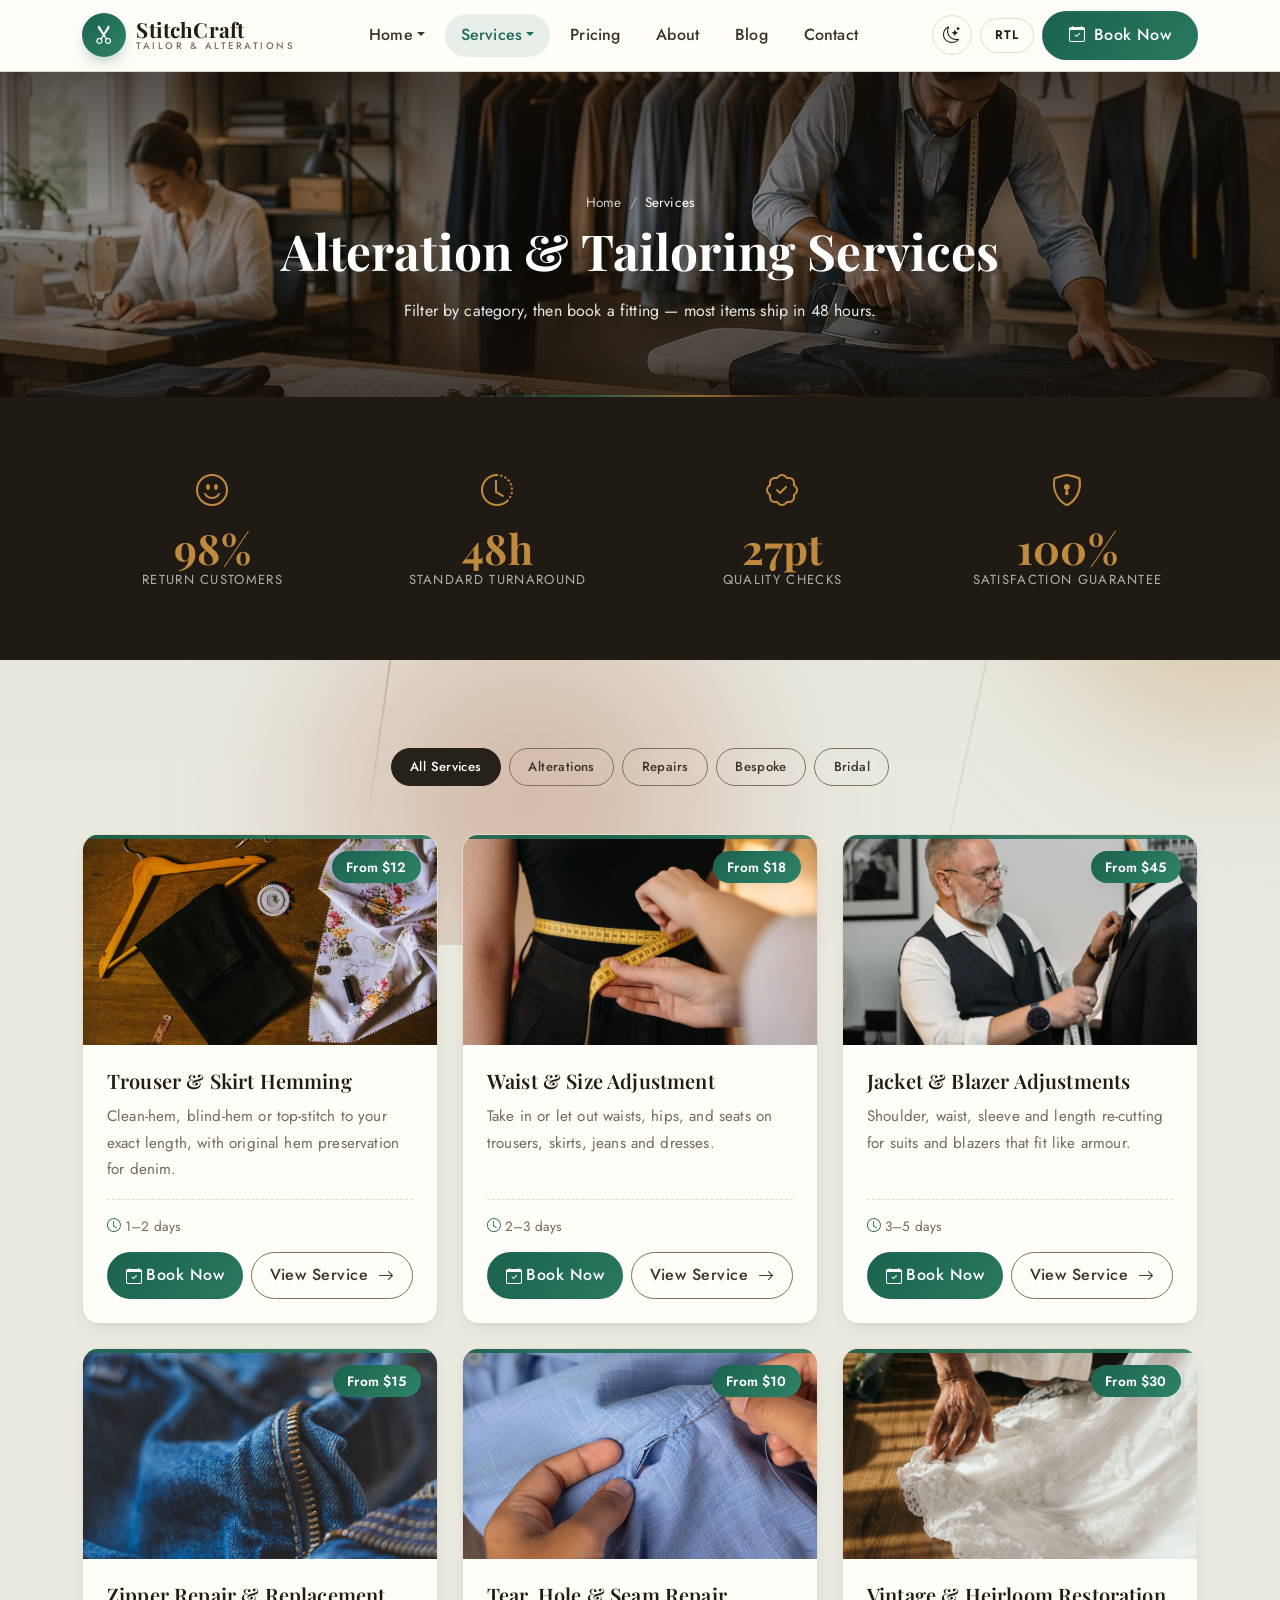
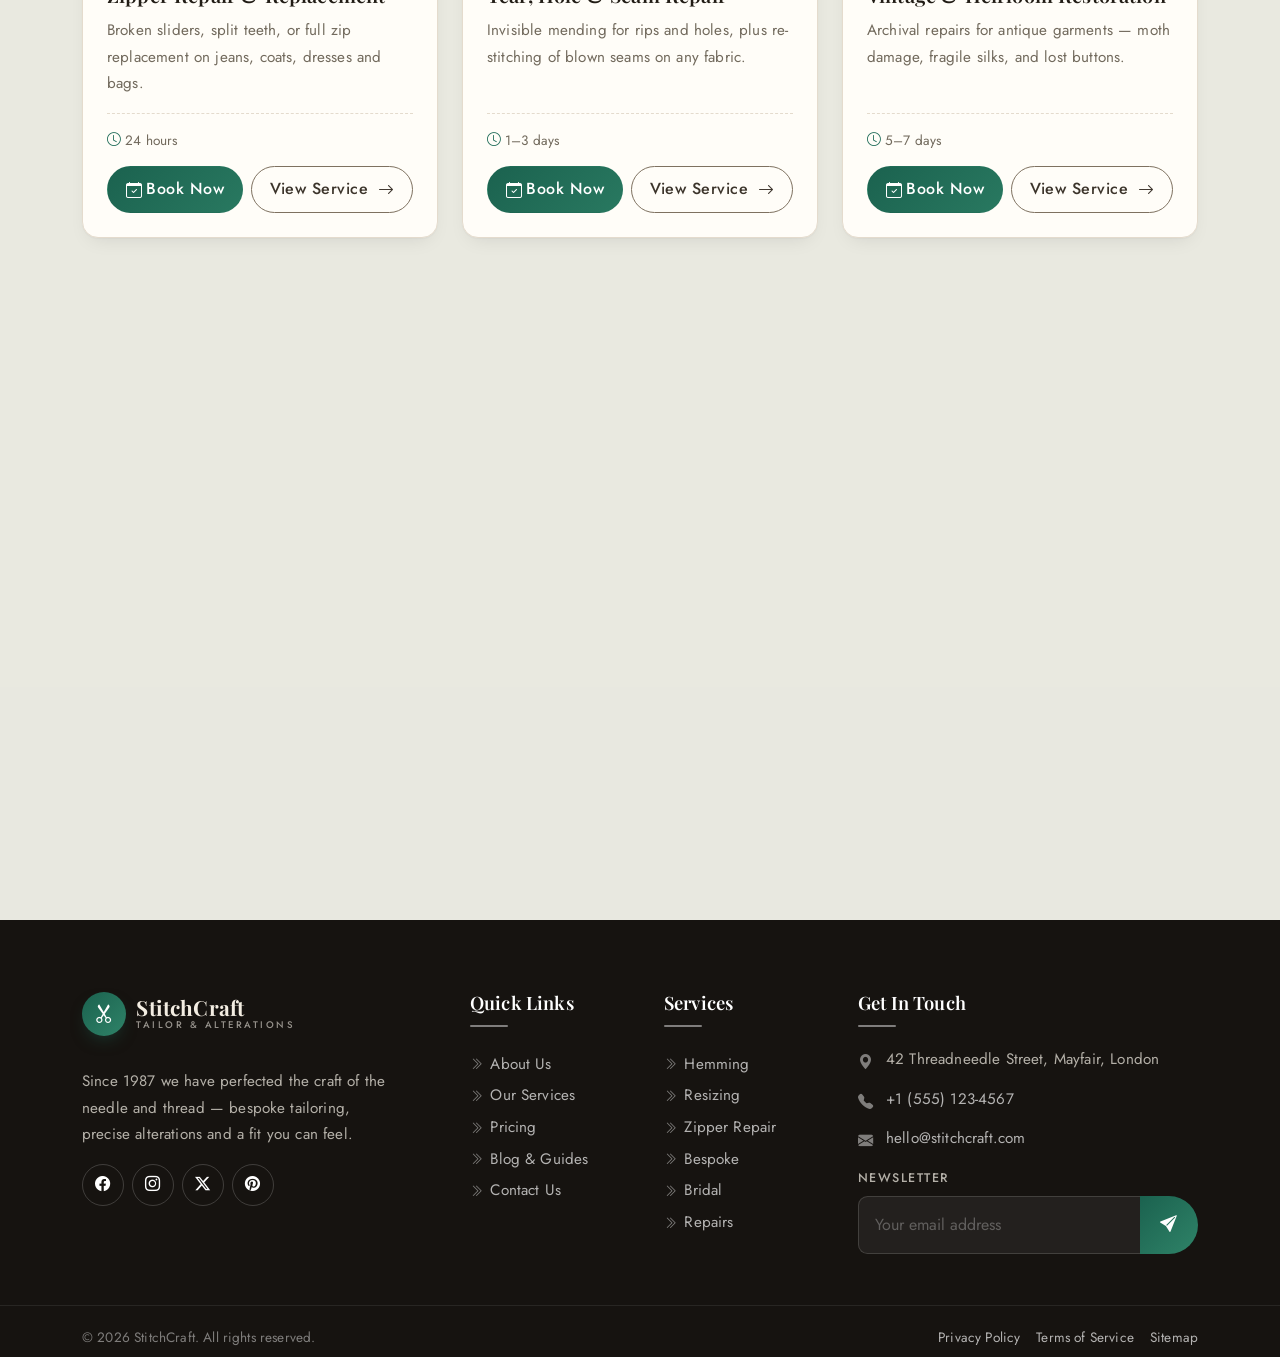
<file: services.html>
<!DOCTYPE html>
<html lang="en">
<head>
  <meta charset="UTF-8">
  <meta name="viewport" content="width=device-width, initial-scale=1">
  <title>Our Services — Clothing Alterations, Repairs &amp; Bespoke Tailoring</title>
  <meta name="description" content="Explore StitchCraft's services: hemming, resizing, zipper repair, bridal alterations, bespoke tailoring and vintage restoration.">
  <meta name="author" content="StitchCraft">

  <link rel="icon" href="data:image/svg+xml,%3Csvg xmlns='http://www.w3.org/2000/svg' viewBox='0 0 100 100'%3E%3Ccircle cx='50' cy='50' r='48' fill='%2326221b'/%3E%3Ctext x='50' y='66' font-size='46' text-anchor='middle'%3E%E2%9C%82%3C/text%3E%3C/svg%3E">

  <link rel="preconnect" href="https://fonts.googleapis.com">
  <link rel="preconnect" href="https://fonts.gstatic.com" crossorigin>
  <link href="https://fonts.googleapis.com/css2?family=Jost:wght@300;400;500;600&family=Playfair+Display:ital,wght@0,400;0,600;0,700;1,400&display=swap" rel="stylesheet">

  <link rel="stylesheet" href="assets/vendor/bootstrap/css/bootstrap.min.css">
  <link rel="stylesheet" href="assets/vendor/bootstrap-icons/font/bootstrap-icons.min.css">
  <link rel="stylesheet" href="assets/css/style.css">
</head>
<body>

  <header id="siteNav"></header>

  <main>

    <!-- ============ PAGE HERO ============ -->
    <section class="page-hero banner-hero" style="background-image:url('assets/images/services-hero.webp');">
      <div class="container text-center">
        <nav aria-label="breadcrumb">
          <ol class="breadcrumb justify-content-center fs-7">
            <li class="breadcrumb-item"><a href="index.html">Home</a></li>
            <li class="breadcrumb-item active" aria-current="page">Services</li>
          </ol>
        </nav>
        <h1 class="page-title mt-2">Alteration &amp; Tailoring Services</h1>
        <p class="mt-3 mb-0">Filter by category, then book a fitting — most items ship in 48 hours.</p>
      </div>
    </section>

    <!-- ============ STATS (next to hero) ============ -->
    <section class="py-5 stats-dark">
      <div class="container">
        <div class="row g-4 text-center">
          <div class="col-6 col-lg-3">
            <div class="stat-card">
              <div class="icon"><i class="bi bi-emoji-smile"></i></div>
              <div class="counter"><span class="counter" data-count="98">0</span><span class="counter-suffix">%</span></div>
              <div class="label">Return Customers</div>
            </div>
          </div>
          <div class="col-6 col-lg-3">
            <div class="stat-card">
              <div class="icon"><i class="bi bi-clock-history"></i></div>
              <div class="counter"><span class="counter" data-count="48">0</span><span class="counter-suffix">h</span></div>
              <div class="label">Standard Turnaround</div>
            </div>
          </div>
          <div class="col-6 col-lg-3">
            <div class="stat-card">
              <div class="icon"><i class="bi bi-patch-check"></i></div>
              <div class="counter"><span class="counter" data-count="27">0</span><span class="counter-suffix">pt</span></div>
              <div class="label">Quality Checks</div>
            </div>
          </div>
          <div class="col-6 col-lg-3">
            <div class="stat-card">
              <div class="icon"><i class="bi bi-shield-lock"></i></div>
              <div class="counter"><span class="counter" data-count="100">0</span><span class="counter-suffix">%</span></div>
              <div class="label">Satisfaction Guarantee</div>
            </div>
          </div>
        </div>
      </div>
    </section>

    <!-- ============ SERVICES GRID ============ -->
    <section class="section bg-tint-1">
      <div class="container">
        <!-- Category filter -->
        <div class="d-flex flex-wrap justify-content-center gap-2 mb-5 reveal">
          <button class="btn btn-dark btn-sm" data-filter="all">All Services</button>
          <button class="btn btn-outline-dark btn-sm" data-filter="alterations">Alterations</button>
          <button class="btn btn-outline-dark btn-sm" data-filter="repairs">Repairs</button>
          <button class="btn btn-outline-dark btn-sm" data-filter="bespoke">Bespoke</button>
          <button class="btn btn-outline-dark btn-sm" data-filter="bridal">Bridal</button>
        </div>

        <div class="row g-4 reveal-stagger" id="servicesGrid">

          <!-- ============ ALTERATIONS ============ -->
          <div class="col-md-6 col-lg-4 reveal" data-category="alterations">
            <article class="service-card">
              <div class="service-thumb">
                <img src="assets/images/service-1.webp" alt="Trouser hemming">
                <span class="price-tag">From $12</span>
              </div>
              <div class="service-body">
                <h5><a href="service-details.html#hemming" class="text-reset">Trouser &amp; Skirt Hemming</a></h5>
                <p>Clean-hem, blind-hem or top-stitch to your exact length, with original hem preservation for denim.</p>
                <div class="service-meta"><span><i class="bi bi-clock me-1"></i>1–2 days</span></div>
                <div class="d-flex gap-2 mt-3">
                  <a href="home-2.html#booking" class="btn btn-accent flex-fill"><i class="bi bi-calendar-check me-1"></i>Book Now</a>
                  <a href="service-details.html#hemming" class="btn btn-outline-dark flex-fill">View Service <i class="bi bi-arrow-right ms-1"></i></a>
                </div>
              </div>
            </article>
          </div>

          <div class="col-md-6 col-lg-4 reveal" data-category="alterations">
            <article class="service-card">
              <div class="service-thumb">
                <img src="assets/images/service-2.webp" alt="Waist and size adjustments">
                <span class="price-tag">From $18</span>
              </div>
              <div class="service-body">
                <h5><a href="service-details.html#resizing" class="text-reset">Waist &amp; Size Adjustment</a></h5>
                <p>Take in or let out waists, hips, and seats on trousers, skirts, jeans and dresses.</p>
                <div class="service-meta"><span><i class="bi bi-clock me-1"></i>2–3 days</span></div>
                <div class="d-flex gap-2 mt-3">
                  <a href="home-2.html#booking" class="btn btn-accent flex-fill"><i class="bi bi-calendar-check me-1"></i>Book Now</a>
                  <a href="service-details.html#resizing" class="btn btn-outline-dark flex-fill">View Service <i class="bi bi-arrow-right ms-1"></i></a>
                </div>
              </div>
            </article>
          </div>

          <div class="col-md-6 col-lg-4 reveal" data-category="alterations">
            <article class="service-card">
              <div class="service-thumb">
                <img src="assets/images/service-3.webp" alt="Jacket and sleeve alterations">
                <span class="price-tag">From $45</span>
              </div>
              <div class="service-body">
                <h5><a href="service-details.html#jackets" class="text-reset">Jacket &amp; Blazer Adjustments</a></h5>
                <p>Shoulder, waist, sleeve and length re-cutting for suits and blazers that fit like armour.</p>
                <div class="service-meta"><span><i class="bi bi-clock me-1"></i>3–5 days</span></div>
                <div class="d-flex gap-2 mt-3">
                  <a href="home-2.html#booking" class="btn btn-accent flex-fill"><i class="bi bi-calendar-check me-1"></i>Book Now</a>
                  <a href="service-details.html#jackets" class="btn btn-outline-dark flex-fill">View Service <i class="bi bi-arrow-right ms-1"></i></a>
                </div>
              </div>
            </article>
          </div>

          <!-- ============ REPAIRS ============ -->
          <div class="col-md-6 col-lg-4 reveal" data-category="repairs">
            <article class="service-card">
              <div class="service-thumb">
                <img src="assets/images/service-4.webp" alt="Zipper repair">
                <span class="price-tag">From $15</span>
              </div>
              <div class="service-body">
                <h5><a href="service-details.html#zipper" class="text-reset">Zipper Repair &amp; Replacement</a></h5>
                <p>Broken sliders, split teeth, or full zip replacement on jeans, coats, dresses and bags.</p>
                <div class="service-meta"><span><i class="bi bi-clock me-1"></i>24 hours</span></div>
                <div class="d-flex gap-2 mt-3">
                  <a href="home-2.html#booking" class="btn btn-accent flex-fill"><i class="bi bi-calendar-check me-1"></i>Book Now</a>
                  <a href="service-details.html#zipper" class="btn btn-outline-dark flex-fill">View Service <i class="bi bi-arrow-right ms-1"></i></a>
                </div>
              </div>
            </article>
          </div>

          <div class="col-md-6 col-lg-4 reveal" data-category="repairs">
            <article class="service-card">
              <div class="service-thumb">
                <img src="assets/images/service-5.webp" alt="Tears and holes repair">
                <span class="price-tag">From $10</span>
              </div>
              <div class="service-body">
                <h5><a href="service-details.html#repairs" class="text-reset">Tear, Hole &amp; Seam Repair</a></h5>
                <p>Invisible mending for rips and holes, plus re-stitching of blown seams on any fabric.</p>
                <div class="service-meta"><span><i class="bi bi-clock me-1"></i>1–3 days</span></div>
                <div class="d-flex gap-2 mt-3">
                  <a href="home-2.html#booking" class="btn btn-accent flex-fill"><i class="bi bi-calendar-check me-1"></i>Book Now</a>
                  <a href="service-details.html#repairs" class="btn btn-outline-dark flex-fill">View Service <i class="bi bi-arrow-right ms-1"></i></a>
                </div>
              </div>
            </article>
          </div>

          <div class="col-md-6 col-lg-4 reveal" data-category="repairs">
            <article class="service-card">
              <div class="service-thumb">
                <img src="assets/images/service-6.webp" alt="Vintage restoration">
                <span class="price-tag">From $30</span>
              </div>
              <div class="service-body">
                <h5><a href="service-details.html#restoration" class="text-reset">Vintage &amp; Heirloom Restoration</a></h5>
                <p>Archival repairs for antique garments — moth damage, fragile silks, and lost buttons.</p>
                <div class="service-meta"><span><i class="bi bi-clock me-1"></i>5–7 days</span></div>
                <div class="d-flex gap-2 mt-3">
                  <a href="home-2.html#booking" class="btn btn-accent flex-fill"><i class="bi bi-calendar-check me-1"></i>Book Now</a>
                  <a href="service-details.html#restoration" class="btn btn-outline-dark flex-fill">View Service <i class="bi bi-arrow-right ms-1"></i></a>
                </div>
              </div>
            </article>
          </div>

          <!-- ============ BESPOKE ============ -->
          <div class="col-md-6 col-lg-4 reveal" data-category="bespoke">
            <article class="service-card">
              <div class="service-thumb">
                <img src="assets/images/service-7.webp" alt="Made-to-measure suit">
                <span class="price-tag">From $220</span>
              </div>
              <div class="service-body">
                <h5><a href="service-details.html#tailoring" class="text-reset">Made-to-Measure Suits</a></h5>
                <p>Two fittings, 300+ fabrics, and hand-finished details. A suit built around your body.</p>
                <div class="service-meta"><span><i class="bi bi-clock me-1"></i>3–4 weeks</span></div>
                <div class="d-flex gap-2 mt-3">
                  <a href="home-2.html#booking" class="btn btn-accent flex-fill"><i class="bi bi-calendar-check me-1"></i>Book Now</a>
                  <a href="service-details.html#tailoring" class="btn btn-outline-dark flex-fill">View Service <i class="bi bi-arrow-right ms-1"></i></a>
                </div>
              </div>
            </article>
          </div>

          <div class="col-md-6 col-lg-4 reveal" data-category="bespoke">
            <article class="service-card">
              <div class="service-thumb">
                <img src="assets/images/service-8.webp" alt="Custom shirts">
                <span class="price-tag">From $85</span>
              </div>
              <div class="service-body">
                <h5><a href="service-details.html#shirts" class="text-reset">Custom Dress Shirts</a></h5>
                <p>Collar, cuff, cut and monogram — a shirt that finally matches your neck and wrists.</p>
                <div class="service-meta"><span><i class="bi bi-clock me-1"></i>2–3 weeks</span></div>
                <div class="d-flex gap-2 mt-3">
                  <a href="home-2.html#booking" class="btn btn-accent flex-fill"><i class="bi bi-calendar-check me-1"></i>Book Now</a>
                  <a href="service-details.html#shirts" class="btn btn-outline-dark flex-fill">View Service <i class="bi bi-arrow-right ms-1"></i></a>
                </div>
              </div>
            </article>
          </div>

          <!-- ============ BRIDAL ============ -->
          <div class="col-md-6 col-lg-4 reveal" data-category="bridal">
            <article class="service-card">
              <div class="service-thumb">
                <img src="assets/images/service-9.webp" alt="Wedding gown alterations">
                <span class="price-tag">From $95</span>
              </div>
              <div class="service-body">
                <h5><a href="service-details.html#bridal" class="text-reset">Wedding Gown Alterations</a></h5>
                <p>Bustles, corsets, straps, hems and lace — with a dedicated private fitting room.</p>
                <div class="service-meta"><span><i class="bi bi-clock me-1"></i>2–3 weeks</span></div>
                <div class="d-flex gap-2 mt-3">
                  <a href="home-2.html#booking" class="btn btn-accent flex-fill"><i class="bi bi-calendar-check me-1"></i>Book Now</a>
                  <a href="service-details.html#bridal" class="btn btn-outline-dark flex-fill">View Service <i class="bi bi-arrow-right ms-1"></i></a>
                </div>
              </div>
            </article>
          </div>
        </div>

        <!-- Empty state -->
        <p class="text-center text-muted-2 d-none mt-4" id="servicesEmpty"><i class="bi bi-search me-1"></i>No services in this category.</p>

        <!-- CTA -->
        <div class="text-center mt-5 reveal">
          <a href="home-2.html#booking" class="btn btn-accent btn-lg"><i class="bi bi-calendar2-check me-2"></i>Book a Fitting</a>
          <a href="service-details.html" class="btn btn-outline-dark btn-lg ms-2">View All Services <i class="bi bi-arrow-right ms-1"></i></a>
        </div>
      </div>
    </section>

  </main>

  <footer id="siteFooter"></footer>

  <button data-back-top class="btn btn-dark rounded-circle position-fixed bottom-0 end-0 m-4 d-none align-items-center justify-content-center" style="width:50px;height:50px;" aria-label="Back to top">
    <i class="bi bi-arrow-up"></i>
  </button>

  <script src="assets/js/nav.js"></script>
  <script src="assets/js/footer.js"></script>
  <script src="assets/vendor/bootstrap/js/bootstrap.bundle.min.js"></script>
  <script src="assets/js/main.js"></script>
  <script src="assets/js/auth.js"></script>

  <!-- Service category filter (design-only, client-side) -->
  <script>
    (function () {
      var buttons = document.querySelectorAll('[data-filter]');
      var cards = document.querySelectorAll('#servicesGrid [data-category]');
      var empty = document.getElementById('servicesEmpty');
      buttons.forEach(function (btn) {
        btn.addEventListener('click', function () {
          buttons.forEach(function (b) {
            b.classList.remove('btn-dark');
            b.classList.add('btn-outline-dark');
          });
          btn.classList.add('btn-dark');
          btn.classList.remove('btn-outline-dark');
          var filter = btn.getAttribute('data-filter');
          var visible = 0;
          cards.forEach(function (card) {
            var show = filter === 'all' || card.getAttribute('data-category') === filter;
            card.style.display = show ? '' : 'none';
            if (show) visible++;
          });
          if (empty) empty.classList.toggle('d-none', visible > 0);
        });
      });
    })();
  </script>
</body>
</html>
</file>
<file: assets/css/style.css>
/* ==========================================================================
   STITCHCRAFT — Tailor & Alterations HTML Template
   Main Stylesheet — Flat Edition (clean, light, monochrome charcoal)
   --------------------------------------------------------------------------
   Table of contents
   01. Design tokens (CSS custom properties)
   02. Base & typography
   03. Utilities & helpers
   04. Buttons & badges
   05. Navbar
   06. Offcanvas / mobile menu
   07. Hero sections
   08. Section scaffolding & headings
   09. Icon boxes / feature cards
   10. Service cards
   11. Process / steps
   12. Counters / stats
   13. Testimonials
   14. Pricing tables
   15. Blog & post cards
   16. Forms, auth & booking
   17. Contact & map
   18. Page hero / breadcrumb
   19. Sidebar widgets
   20. FAQ accordion
   21. Team cards
   22. CTA band
   23. Footer
   24. Special pages (404 / coming soon / login)
   25. Pagination
   26. Animations & keyframes
   27. Responsive tweaks
   ========================================================================== */

/* ==========================================================================
   01. DESIGN TOKENS
   ========================================================================== */

:root {
  /* Warm espresso (ink) scale — the heritage charcoal of the theme */
  --ink-50:  #f8f4ee;
  --ink-100: #efe9df;
  --ink-200: #e2d9cb;
  --ink-300: #c9bca9;
  --ink-400: #a59680;
  --ink-500: #7e7160;
  --ink-600: #5a4f42;
  --ink-700: #3c342b;
  --ink-800: #26221b;
  --ink-900: #181510;

  /* Semantic tokens — LIGHT theme (heritage parchment) */
  --bs-primary: var(--ink-800);
  --bs-primary-rgb: 38, 34, 27;
  --bs-body-bg: #f6f1e9;
  --bs-body-color: #3b362e;
  --bs-body-color-rgb: 59, 54, 46;
  --bs-secondary-color: #726a5d;
  --bs-border-color: #e4dbcd;
  --bs-border-color-translucent: rgba(24, 21, 16, 0.08);
  --bs-link-color: var(--ink-700);
  --bs-link-hover-color: var(--ink-900);
  --bs-dark-rgb: 24, 21, 16;

  /* Warm surfaces (opaque, solid) */
  --surface: #fffdf8;
  --surface-2: #f1eae0;
  --surface-3: #e6dccd;
  --heading-color: #211c15;
  --muted-color: #726a5d;
  --accent: var(--ink-800);

  /* Colour palette — emerald drives interactive highlights; bronze + clay
     add warm secondary pops (ratings, prices, dark-band stats, hero wash). */
  --accent-1: #1e6b58;
  --accent-2: #c08a3e;
  --accent-3: #b4603a;
  --accent-1-rgb: 30, 107, 88;
  --accent-2-rgb: 192, 138, 62;
  --accent-3-rgb: 180, 96, 58;
  --grad-accent: linear-gradient(135deg, #1b624f 0%, #2f8368 100%);

  /* Falling thread strands (theme-aware straight threads) */
  --thread-1: #1e6b58;
  --thread-2: #c08a3e;
  --thread-3: #b4603a;
  --thread-4: #d9c9ae;

  --card-shadow: 0 1px 2px rgba(24, 21, 16, 0.04), 0 8px 20px -8px rgba(24, 21, 16, 0.10);
  --card-shadow-lg: 0 2px 4px rgba(24, 21, 16, 0.05), 0 24px 48px -16px rgba(24, 21, 16, 0.16);
  --soft-shadow: 0 6px 16px -8px rgba(24, 21, 16, 0.12);

  --input-bg: #fffdf8;
  --table-stripe: rgba(24, 21, 16, 0.03);
  --grid-line: rgba(24, 21, 16, 0.06);

  /* Bootstrap secondary-bg mapping (used by bg-body-secondary) */
  --bs-secondary-bg: var(--surface-2);
  --bs-secondary-bg-rgb: 241, 234, 224;
  --bs-tertiary-bg: var(--surface-2);
  --bs-tertiary-bg-rgb: 241, 234, 224;

  /* Typography */
  --font-heading: 'Playfair Display', Georgia, 'Times New Roman', serif;
  --font-body: 'Jost', 'Segoe UI', system-ui, -apple-system, sans-serif;

  /* Radii */
  --radius-sm: 0.6rem;
  --radius: 1rem;
  --radius-lg: 1.5rem;
  --radius-pill: 50rem;

  /* Spacing helpers */
  --section-pad: 5.5rem;
}

/* DARK theme — toggled via <html data-theme="dark">. Warm black + bronze. */
html[data-theme='dark'] {
  color-scheme: dark;
  --bs-body-bg: #17130e;
  --bs-body-color: #d9d2c6;
  --bs-body-color-rgb: 217, 210, 198;
  --bs-secondary-color: #9a9183;
  --bs-border-color: rgba(255, 250, 240, 0.09);
  --bs-border-color-translucent: rgba(255, 250, 240, 0.07);
  --bs-link-color: #ece5d9;
  --bs-link-hover-color: #ffffff;
  --bs-primary-rgb: 240, 236, 227;
  --bs-dark-rgb: 240, 236, 227;

  --surface: #201b15;
  --surface-2: #2a241c;
  --surface-3: #352e24;
  --heading-color: #f3ede2;
  --muted-color: #9a9183;
  --accent: #ece5d9;

  --accent-1: #4bb291;
  --accent-2: #dfb066;
  --accent-3: #d9875c;
  --accent-1-rgb: 75, 178, 145;
  --accent-2-rgb: 223, 176, 102;
  --accent-3-rgb: 217, 135, 92;
  --grad-accent: linear-gradient(135deg, #3a9c7c 0%, #54b894 100%);

  --thread-1: #4bb291;
  --thread-2: #dfb066;
  --thread-3: #d9875c;
  --thread-4: #7d7466;

  --card-shadow: 0 1px 2px rgba(0, 0, 0, 0.3), 0 10px 26px -12px rgba(0, 0, 0, 0.55);
  --card-shadow-lg: 0 2px 6px rgba(0, 0, 0, 0.4), 0 28px 56px -20px rgba(0, 0, 0, 0.7);
  --soft-shadow: 0 8px 18px -10px rgba(0, 0, 0, 0.5);

  --input-bg: #2a241c;
  --grid-line: rgba(255, 250, 240, 0.05);

  --bs-secondary-bg: var(--surface-2);
  --bs-secondary-bg-rgb: 42, 36, 28;
  --bs-tertiary-bg: var(--surface-2);
  --bs-tertiary-bg-rgb: 42, 36, 28;
}

/* ==========================================================================
   02. BASE & TYPOGRAPHY
   ========================================================================== */

html {
  scroll-behavior: smooth;
}

::selection {
  background: var(--accent-1);
  color: #fff;
}

body {
  font-family: var(--font-body);
  font-weight: 400;
  background-color: var(--bs-body-bg);
  color: var(--bs-body-color);
  /* clip (not hidden): prevents horizontal scrollbars without breaking position:sticky on the nav */
  overflow-x: clip;
  letter-spacing: 0.01em;
  -webkit-font-smoothing: antialiased;
  -moz-osx-font-smoothing: grayscale;
  text-rendering: optimizeLegibility;
  transition: background-color 0.4s ease, color 0.4s ease;
}

h1, h2, h3, h4, h5, h6,
.h1, .h2, .h3, .h4, .h5, .h6 {
  font-family: var(--font-heading);
  font-weight: 600;
  color: var(--heading-color);
  line-height: 1.22;
}

a {
  text-decoration: none;
  transition: color 0.25s ease, background-color 0.25s ease;
}

p {
  line-height: 1.75;
}

img { max-width: 100%; }

::selection {
  background: var(--ink-800);
  color: #fff;
}

/* Custom scrollbar */
::-webkit-scrollbar { width: 9px; height: 9px; }
::-webkit-scrollbar-track { background: transparent; }
::-webkit-scrollbar-thumb {
  background: var(--ink-400);
  border-radius: var(--radius-pill);
  border: 2px solid transparent;
  background-clip: padding-box;
}

/* ==========================================================================
   03. UTILITIES & HELPERS
   ========================================================================== */

.text-muted-2 { color: var(--muted-color) !important; }

.bg-surface { background-color: var(--surface) !important; }
.bg-surface-2 { background-color: var(--surface-2) !important; }
.bg-surface-3 { background-color: var(--surface-3) !important; }

.fs-7 { font-size: 0.85rem; }
.fs-8 { font-size: 0.78rem; }
.fw-medium { font-weight: 500; }

.font-heading { font-family: var(--font-heading); }

.letter-spacing-1 { letter-spacing: 0.12em; }

/* Reveal-on-scroll animation helper */
.reveal {
  opacity: 0;
  transform: translateY(24px);
  transition: opacity 0.7s ease, transform 0.7s ease;
  will-change: opacity, transform;
}
.reveal.is-visible {
  opacity: 1;
  transform: translateY(0);
}

/* Experience badge (about preview) — theme-aware contrast block */
.experience-badge {
  background: var(--ink-800);
  color: #fff;
}
html[data-theme='dark'] .experience-badge { background: #f3ede2; color: var(--ink-900); }

/* Image placeholder — swap these boxes for real photos in production */
.img-placeholder {
  display: flex;
  flex-direction: column;
  align-items: center;
  justify-content: center;
  gap: 0.4rem;
  width: 100%;
  height: 100%;
  min-height: 10rem;
  padding: 1.5rem 1rem;
  border: 1.5px dashed var(--ink-300);
  border-radius: var(--radius);
  background: var(--surface-2);
  color: var(--muted-color);
  text-align: center;
}
.img-placeholder .ph-icon { font-size: 1.9rem; line-height: 1; color: var(--ink-500); opacity: 0.75; }
.img-placeholder .ph-label {
  font-size: 0.82rem;
  font-weight: 600;
  letter-spacing: 0.08em;
  text-transform: uppercase;
  color: var(--ink-600);
}
.img-placeholder .ph-hint { font-size: 0.72rem; color: var(--muted-color); }

/* Compact placeholder — sidebar thumbs, small tiles */
.img-placeholder-sm { min-height: 3rem; padding: 0.4rem; border-radius: var(--radius-sm); }
.img-placeholder-sm .ph-icon { font-size: 1.1rem; }
.img-placeholder-sm .ph-label,
.img-placeholder-sm .ph-hint { display: none; }

/* Aspect-ratio variants (match the replaced illustration viewBoxes) */
.img-placeholder-ratio-hero  { aspect-ratio: 520 / 600; }
.img-placeholder-ratio-tools { aspect-ratio: 560 / 520; }
.img-placeholder-ratio-about { aspect-ratio: 560 / 460; }
.img-placeholder-ratio-cover { aspect-ratio: 5 / 2; }

/* Service-details hero photo — sits where the old placeholder box was */
.service-hero-img {
  display: block;
  width: 100%;
  max-width: 56rem;
  aspect-ratio: 5 / 2;
  object-fit: cover;
  border-radius: var(--radius);
  margin: 1.5rem auto 0;
  border: 1px solid var(--bs-border-color);
  box-shadow: 0 0.75rem 2rem rgba(0, 0, 0, 0.12);
}

/* Framed image (for real photos) — rounded, bordered, soft shadow */
.img-frame {
  border-radius: var(--radius-lg);
  overflow: hidden;
  box-shadow: var(--card-shadow-lg);
  border: 1px solid var(--bs-border-color);
}
.img-frame img {
  display: block;
  width: 100%;
  height: auto;
}

/* Legacy decorative layers (threads, glyphs) are hidden in the flat design.
   .hero-bg is repurposed as the animated colour wash (see section 07). */
.threads, .thread, .hero-glyph, .hero-glyph-1, .hero-glyph-2 { display: none; }

/* ==========================================================================
   04. BUTTONS & BADGES
   ========================================================================== */

.btn {
  font-weight: 500;
  letter-spacing: 0.03em;
  border-radius: var(--radius-pill);
  padding: 0.7rem 1.6rem;
  transition: all 0.3s cubic-bezier(0.4, 0, 0.2, 1);
}
.btn:hover { transform: translateY(-2px); }
.btn:focus-visible { box-shadow: 0 0 0 0.25rem rgba(var(--bs-primary-rgb), 0.25); }
.btn:focus { box-shadow: none; }

/* Charcoal solid + outline buttons */
.btn-dark {
  --bs-btn-bg: var(--ink-800);
  --bs-btn-border-color: var(--ink-800);
  --bs-btn-color: #fff;
  --bs-btn-hover-bg: var(--ink-700);
  --bs-btn-hover-border-color: var(--ink-700);
  --bs-btn-hover-color: #fff;
  --bs-btn-active-bg: var(--ink-900);
  --bs-btn-active-border-color: var(--ink-900);
  --bs-btn-active-color: #fff;
}
.btn-outline-dark {
  --bs-btn-color: var(--ink-700);
  --bs-btn-border-color: var(--ink-500);
  --bs-btn-hover-bg: var(--ink-800);
  --bs-btn-hover-border-color: var(--ink-800);
  --bs-btn-hover-color: #fff;
  --bs-btn-active-bg: var(--ink-800);
  --bs-btn-active-border-color: var(--ink-800);
  --bs-btn-active-color: #fff;
}
html[data-theme='dark'] .btn-dark {
  --bs-btn-bg: #f3ede2;
  --bs-btn-border-color: #f3ede2;
  --bs-btn-color: var(--ink-900);
  --bs-btn-hover-bg: #fffdf8;
  --bs-btn-hover-border-color: #fffdf8;
  --bs-btn-hover-color: var(--ink-900);
  --bs-btn-active-bg: #fffdf8;
  --bs-btn-active-border-color: #fffdf8;
  --bs-btn-active-color: var(--ink-900);
}
html[data-theme='dark'] .btn-outline-dark {
  --bs-btn-color: #ece5d9;
  --bs-btn-border-color: rgba(255, 250, 240, 0.55);
  --bs-btn-hover-bg: #f3ede2;
  --bs-btn-hover-border-color: #f3ede2;
  --bs-btn-hover-color: var(--ink-900);
  --bs-btn-active-bg: #f3ede2;
  --bs-btn-active-border-color: #f3ede2;
  --bs-btn-active-color: var(--ink-900);
}

/* On dark espresso bands the solid dark button inverts to light */
.cta-band .btn-dark,
.site-footer .btn-dark {
  --bs-btn-bg: #fffdf8;
  --bs-btn-border-color: #fffdf8;
  --bs-btn-color: var(--ink-900);
  --bs-btn-hover-bg: #ece5d9;
  --bs-btn-hover-border-color: #ece5d9;
  --bs-btn-hover-color: var(--ink-900);
  --bs-btn-active-bg: #ece5d9;
  --bs-btn-active-border-color: #ece5d9;
  --bs-btn-active-color: var(--ink-900);
}

/* Reserved for buttons placed on dark bands (CTA band) */
.btn-outline-light-2 {
  --bs-btn-color: #fff;
  --bs-btn-border-color: rgba(255, 255, 255, 0.55);
  --bs-btn-hover-color: var(--ink-900);
  --bs-btn-hover-bg: #fff;
  --bs-btn-hover-border-color: #fff;
  --bs-btn-active-color: var(--ink-900);
  --bs-btn-active-bg: #fff;
  --bs-btn-active-border-color: #fff;
}

/* Accent gradient button — primary interactive CTA */
.btn-accent {
  --bs-btn-bg: var(--grad-accent);
  --bs-btn-border-color: transparent;
  --bs-btn-color: #fff;
  --bs-btn-hover-bg: linear-gradient(135deg, var(--accent-1) 0%, var(--accent-2) 100%);
  --bs-btn-hover-border-color: transparent;
  --bs-btn-hover-color: #fff;
  --bs-btn-active-bg: linear-gradient(135deg, var(--accent-1) 0%, var(--accent-2) 100%);
  --bs-btn-active-border-color: transparent;
  --bs-btn-active-color: #fff;
  background-image: var(--grad-accent);
  background-size: 160% auto;
  transition: all 0.35s cubic-bezier(0.4, 0, 0.2, 1), background-position 0.6s ease;
}
.btn-accent:hover {
  background-position: 90% center;
  box-shadow: 0 14px 30px -12px rgba(var(--accent-1-rgb), 0.6);
}
html[data-theme='dark'] .btn-accent:hover {
  box-shadow: 0 14px 30px -12px rgba(var(--accent-1-rgb), 0.55);
}

.btn-lg { padding: 0.92rem 2.1rem; font-size: 1rem; }
.btn-sm { padding: 0.5rem 1.15rem; font-size: 0.82rem; }

.btn .bi { vertical-align: -0.125em; }

/* Animated underline link */
.link-arrow {
  color: var(--accent-1);
  font-weight: 600;
  display: inline-flex;
  align-items: center;
  gap: 0.4rem;
}
.link-arrow .bi { transition: transform 0.3s ease; }
.link-arrow:hover { color: var(--accent-2); }
.link-arrow:hover .bi { transform: translateX(5px); }
[dir='rtl'] .link-arrow:hover .bi { transform: translateX(-5px); }

/* Soft pill badge */
.badge-soft {
  background: var(--surface-2);
  color: var(--ink-700);
  font-weight: 500;
  letter-spacing: 0.06em;
  padding: 0.45em 1em;
  border-radius: var(--radius-pill);
}

/* ==========================================================================
   05. NAVBAR
   ========================================================================== */

.site-header {
  position: sticky;
  top: 0;
  z-index: 1030;
}

/* Main navigation — solid flat bar */
.main-nav {
  background: var(--surface);
  border-bottom: 1px solid var(--bs-border-color);
  padding: 0.7rem 0;
  transition: padding 0.3s ease, box-shadow 0.3s ease, background-color 0.3s ease;
}
.main-nav.is-scrolled {
  padding: 0.35rem 0;
  box-shadow: var(--card-shadow);
}

.brand {
  display: inline-flex;
  align-items: center;
  gap: 0.65rem;
}
.brand-logo {
  width: 44px;
  height: 44px;
  border-radius: 50%;
  background: var(--grad-accent);
  color: #fff;
  display: grid;
  place-items: center;
  font-size: 1.25rem;
  box-shadow: 0 8px 18px -8px rgba(var(--accent-1-rgb), 0.6);
}
html[data-theme='dark'] .brand-logo { background: var(--grad-accent); color: #fff; }
.brand-name {
  font-family: var(--font-heading);
  font-weight: 700;
  font-size: 1.3rem;
  color: var(--heading-color);
  line-height: 1;
}
.brand-name small {
  display: block;
  font-family: var(--font-body);
  font-size: 0.6rem;
  font-weight: 500;
  letter-spacing: 0.26em;
  text-transform: uppercase;
  color: var(--ink-500);
  margin-top: 0.18rem;
}

.navbar-nav .nav-link {
  font-weight: 500;
  color: var(--bs-body-color);
  padding: 0.6rem 1rem;
  border-radius: var(--radius-pill);
  transition: color 0.25s ease, background-color 0.25s ease;
}
.navbar-nav .nav-link:hover {
  color: var(--heading-color);
  background: var(--surface-2);
}
.navbar-nav .nav-link.active {
  color: var(--accent-1);
  background: rgba(var(--accent-1-rgb), 0.10);
}

.navbar-nav .dropdown-menu {
  position: absolute;
  border: 1px solid var(--bs-border-color);
  border-radius: var(--radius);
  background: var(--surface);
  box-shadow: var(--card-shadow-lg);
  padding: 0.6rem;
  min-width: 14rem;
}
.navbar-nav .dropdown-item {
  border-radius: 0.6rem;
  padding: 0.55rem 0.9rem;
  color: var(--bs-body-color);
  font-weight: 450;
  display: flex;
  align-items: center;
  gap: 0.6rem;
  transition: background 0.2s ease, color 0.2s ease, transform 0.2s ease;
}
.navbar-nav .dropdown-item .bi {
  color: var(--ink-500);
  font-size: 0.95rem;
}
.navbar-nav .dropdown-item:hover,
.navbar-nav .dropdown-item.active {
  background: var(--surface-2);
  color: var(--heading-color);
  transform: translateX(4px);
}
[dir='rtl'] .navbar-nav .dropdown-item:hover { transform: translateX(-4px); }

/* Desktop dropdown opens on hover OR click — the menu stays inside the
   parent .nav-item so moving the pointer into the list keeps it open. */
@media (min-width: 1200px) {
  .navbar-nav .nav-item.dropdown:hover > .dropdown-menu,
  .navbar-nav .nav-item.dropdown:focus-within > .dropdown-menu {
    display: block;
    animation: dropdown-in 0.18s ease both;
  }
}
@keyframes dropdown-in {
  from { opacity: 0; transform: translateY(6px); }
  to   { opacity: 1; transform: translateY(0); }
}

/* Mobile toggler */
.navbar-toggler {
  border: 1px solid var(--bs-border-color);
  border-radius: var(--radius-sm);
  padding: 0.4rem 0.6rem;
  color: var(--heading-color);
  background: var(--surface);
}
.navbar-toggler:focus { box-shadow: 0 0 0 0.2rem rgba(var(--bs-primary-rgb), 0.2); }

/* Theme toggle switch */
.theme-toggle {
  width: 40px;
  height: 40px;
  border-radius: 50%;
  border: 1px solid var(--bs-border-color);
  background: var(--surface);
  color: var(--heading-color);
  display: inline-grid;
  place-items: center;
  cursor: pointer;
  font-size: 1.05rem;
  transition: all 0.3s ease;
}
.theme-toggle:hover {
  background: var(--ink-800);
  border-color: var(--ink-800);
  color: #fff;
  transform: rotate(18deg);
}
html[data-theme='dark'] .theme-toggle:hover {
  background: #f3ede2;
  border-color: #f3ede2;
  color: var(--ink-900);
}
.theme-toggle .bi-sun { display: none; }
html[data-theme='dark'] .theme-toggle .bi-moon-stars { display: none; }
html[data-theme='dark'] .theme-toggle .bi-sun { display: inline; }

/* Language / RTL button */
.rtl-toggle {
  font-size: 0.78rem;
  font-weight: 600;
  letter-spacing: 0.08em;
  border: 1px solid var(--bs-border-color);
  border-radius: var(--radius-pill);
  background: var(--surface);
  color: var(--heading-color);
  padding: 0.45rem 0.9rem;
  transition: all 0.3s ease;
}
.rtl-toggle:hover {
  background: var(--ink-800);
  border-color: var(--ink-800);
  color: #fff;
}
html[data-theme='dark'] .rtl-toggle:hover {
  background: #f3ede2;
  border-color: #f3ede2;
  color: var(--ink-900);
}

/* ==========================================================================
    05b. AUTH — navbar profile pill + toast notifications
   ========================================================================== */

/* Profile pill (avatar + first name) — shown when signed in */
.nav-profile {
  color: var(--heading-color);
  font-weight: 500;
  text-decoration: none;
}
.nav-profile:hover,
.nav-profile:focus { color: var(--heading-color); }
.profile-avatar {
  width: 38px;
  height: 38px;
  border-radius: 50%;
  background: var(--grad-accent);
  color: #fff;
  display: grid;
  place-items: center;
  font-size: 0.8rem;
  font-weight: 700;
  letter-spacing: 0.03em;
  box-shadow: 0 6px 14px -6px rgba(var(--accent-1-rgb), 0.55);
  flex-shrink: 0;
}

/* Profile dropdown — mirrors the navbar menu styling */
.nav-profile + .dropdown-menu {
  background: var(--surface);
  border: 1px solid var(--bs-border-color);
  border-radius: var(--radius);
  box-shadow: var(--card-shadow-lg);
  padding: 0.6rem;
  min-width: 13rem;
  margin-top: 0.6rem;
}
.nav-profile + .dropdown-menu .dropdown-item {
  border-radius: 0.6rem;
  padding: 0.55rem 0.9rem;
  color: var(--bs-body-color);
  font-weight: 450;
  display: flex;
  align-items: center;
  gap: 0.4rem;
  transition: background 0.2s ease, color 0.2s ease;
}
.nav-profile + .dropdown-menu .dropdown-item:hover,
.nav-profile + .dropdown-menu .dropdown-item:focus {
  background: var(--surface-2);
  color: var(--heading-color);
}
.nav-profile + .dropdown-menu .dropdown-item.text-danger { color: #d9534f; }
html[data-theme='dark'] .nav-profile + .dropdown-menu .dropdown-item.text-danger { color: #e06a60; }

/* Floating toast (register success, login errors, logout notice) */
.auth-toast-wrap {
  position: fixed;
  top: 1.2rem;
  left: 50%;
  transform: translateX(-50%);
  z-index: 2100;
  width: 100%;
  display: flex;
  flex-direction: column;
  align-items: center;
  gap: 0.6rem;
  pointer-events: none;
}
.auth-toast {
  display: flex;
  align-items: center;
  gap: 0.65rem;
  max-width: min(92vw, 460px);
  background: var(--surface);
  color: var(--bs-body-color);
  border: 1px solid var(--bs-border-color);
  border-left: 4px solid var(--accent-3);
  border-radius: var(--radius);
  box-shadow: var(--card-shadow-lg);
  padding: 0.85rem 1.3rem;
  font-size: 0.95rem;
  font-weight: 500;
  opacity: 0;
  transform: translateY(-12px);
  transition: opacity 0.3s ease, transform 0.3s ease;
}
.auth-toast.show { opacity: 1; transform: translateY(0); }
.auth-toast .bi { font-size: 1.15rem; flex-shrink: 0; }
.auth-toast-success { border-left-color: var(--accent-3); }
.auth-toast-success .bi { color: var(--accent-3); }
.auth-toast-error { border-left-color: #e06a60; }
.auth-toast-error .bi { color: #e06a60; }

/* ==========================================================================
   06. OFF-CANVAS / MOBILE MENU
   ========================================================================== */

.offcanvas {
  background: var(--surface);
}
.offcanvas-header .btn-close { filter: none; }
.offcanvas .nav-link {
  color: var(--bs-body-color);
  font-weight: 500;
  padding: 0.7rem 0.4rem;
  border-bottom: 1px dashed var(--bs-border-color);
  border-radius: 0;
}
.offcanvas .nav-link:hover { color: var(--heading-color); }
.offcanvas .nav-link.active {
  color: var(--accent-1);
  background: rgba(var(--accent-1-rgb), 0.10);
  border-radius: var(--radius-sm);
}

/* ==========================================================================
   07. HERO SECTIONS
   --------------------------------------------------------------------------
   Flat and airy: solid light surfaces, no orbs, no frosting.
   ========================================================================== */

.hero {
  position: relative;
  padding: 6.5rem 0 5rem;
  color: var(--bs-body-color);
  overflow: hidden;
}

/* Interactive colour wash — drifting gradient blobs (indigo / amber / teal) */
.hero-bg {
  position: absolute;
  inset: 0;
  z-index: 0;
  pointer-events: none;
  background:
    radial-gradient(720px 720px at 15% 22%, rgba(var(--accent-1-rgb), 0.20), transparent 62%),
    radial-gradient(640px 640px at 86% 18%, rgba(var(--accent-2-rgb), 0.17), transparent 62%),
    radial-gradient(780px 780px at 72% 85%, rgba(var(--accent-3-rgb), 0.15), transparent 62%);
  animation: hero-bg-drift 22s ease-in-out infinite alternate;
  will-change: transform;
}

/* Cursor spotlight — follows the pointer inside the hero */
.hero::after {
  content: '';
  position: absolute;
  inset: 0;
  z-index: 0;
  pointer-events: none;
  background: radial-gradient(480px circle at var(--spot-x, 50%) var(--spot-y, 35%), rgba(var(--accent-1-rgb), 0.14), transparent 70%);
  opacity: 0;
  transition: opacity 0.5s ease;
}
.hero:hover::after { opacity: 1; }
.hero .container { position: relative; z-index: 1; }

.hero-badge {
  display: inline-flex;
  align-items: center;
  gap: 0.5rem;
  border: 1px solid var(--bs-border-color);
  color: var(--ink-700);
  background: var(--surface);
  border-radius: var(--radius-pill);
  padding: 0.45rem 1.1rem;
  font-size: 0.78rem;
  letter-spacing: 0.12em;
  text-transform: uppercase;
  font-weight: 500;
  box-shadow: var(--card-shadow);
}
.hero-badge .bi { color: var(--accent-1); }

.hero-title {
  font-size: clamp(2.5rem, 5vw, 4rem);
  color: var(--heading-color);
  font-weight: 700;
}
.ink-word {
  background: linear-gradient(110deg, var(--accent-1) 0%, var(--accent-2) 45%, var(--accent-3) 75%, var(--accent-1) 100%);
  background-size: 200% auto;
  -webkit-background-clip: text;
  background-clip: text;
  color: transparent;
  font-style: italic;
  animation: ink-shift 7s linear infinite;
}
.hero-lead {
  color: var(--muted-color);
  font-size: 1.12rem;
  line-height: 1.7;
  max-width: 34rem;
}

.hero-stats .stat {
  border-left: 2px solid var(--ink-300);
  padding-left: 1.1rem;
}
[dir='rtl'] .hero-stats .stat { border-left: 0; border-right: 2px solid var(--ink-300); padding-left: 0; padding-right: 1.1rem; }
.hero-stats .stat .num {
  font-family: var(--font-heading);
  font-size: 1.8rem;
  color: var(--ink-800);
  font-weight: 700;
}
.hero-stats .stat .lbl {
  font-size: 0.78rem;
  letter-spacing: 0.1em;
  text-transform: uppercase;
  color: var(--muted-color);
}

/* Hero media frame */
.hero-media { position: relative; }
@media (min-width: 992px) {
  .hero-media { max-width: 540px; margin-inline: auto; }
}
.hero-img-frame {
  border-radius: var(--radius-lg);
  overflow: hidden;
  box-shadow: var(--card-shadow-lg);
  border: 1px solid var(--bs-border-color);
  background: var(--surface);
  aspect-ratio: 4 / 4.4;
}
.hero-img-frame img,
.hero-img-frame svg {
  display: block;
  width: 100%;
  height: 100%;
  object-fit: cover;
  object-position: top center;
}

.hero-float-card {
  position: absolute;
  background: var(--surface);
  border: 1px solid var(--bs-border-color);
  color: var(--bs-body-color);
  border-radius: var(--radius);
  box-shadow: var(--card-shadow-lg);
  padding: 1rem 1.25rem;
  display: flex;
  align-items: center;
  gap: 0.9rem;
  animation: float-soft 6s ease-in-out infinite;
}
.hero-float-card .ic {
  width: 46px;
  height: 46px;
  border-radius: 50%;
  background: rgba(var(--accent-1-rgb), 0.12);
  color: var(--accent-1);
  display: grid;
  place-items: center;
  font-size: 1.25rem;
}
.hero-float-card .t { font-family: var(--font-heading); font-weight: 700; color: var(--heading-color); font-size: 1.05rem; }
.hero-float-card .s { font-size: 0.8rem; color: var(--muted-color); }
.hero-float-card-1 { top: -1.4rem; left: -1.6rem; }
.hero-float-card-2 { bottom: -1.6rem; right: -1.2rem; animation-delay: 1.5s; }

/* ==========================================================================
   08. SECTION SCAFFOLDING & HEADINGS
   ========================================================================== */

.section { padding: var(--section-pad) 0; position: relative; }

.eyebrow {
  display: inline-flex;
  align-items: center;
  gap: 0.55rem;
  color: var(--accent-1);
  font-weight: 600;
  font-size: 0.78rem;
  letter-spacing: 0.2em;
  text-transform: uppercase;
  margin-bottom: 0.9rem;
}
.eyebrow::before {
  content: '';
  width: 26px;
  height: 2px;
  background: linear-gradient(90deg, var(--accent-1), var(--accent-2));
}

/* Featured-in trust strip — brands brighten, tilt and lift on hover */
.featured-strip .col {
  opacity: 0.5;
  cursor: default;
  user-select: none;
  transition: opacity 0.3s ease, color 0.3s ease, transform 0.3s ease;
}
.featured-strip .col:hover {
  opacity: 1;
  background: linear-gradient(120deg, var(--accent-1) 0%, var(--accent-2) 55%, var(--accent-3) 100%);
  background-size: 200% auto;
  -webkit-background-clip: text;
  background-clip: text;
  color: transparent;
  animation: ink-shift 2.5s linear infinite;
  filter: drop-shadow(0 0 10px rgba(var(--accent-1-rgb), 0.45));
  transform: translateY(-4px) scale(1.06);
}

.section-title { font-size: clamp(1.8rem, 3.4vw, 2.7rem); font-weight: 700; }
.section-lead { color: var(--muted-color); max-width: 42rem; line-height: 1.7; }

/* ==========================================================================
   09. ICON BOXES / FEATURE CARDS
   ========================================================================== */

.feature-card {
  background: var(--surface);
  border: 1px solid var(--bs-border-color);
  border-radius: var(--radius);
  padding: 2rem 1.7rem;
  height: 100%;
  position: relative;
  display: flex;
  flex-direction: column;
  transition: all 0.35s ease;
  box-shadow: var(--card-shadow);
}
.feature-card:hover {
  transform: translateY(-6px);
  box-shadow: 0 20px 45px -20px rgba(var(--accent-1-rgb), 0.35), var(--card-shadow-lg);
}

.feature-icon {
  width: 60px;
  height: 60px;
  border-radius: 1rem;
  background: rgba(var(--accent-1-rgb), 0.12);
  color: var(--accent-1);
  display: grid;
  place-items: center;
  font-size: 1.55rem;
  margin-bottom: 1.2rem;
  transition: all 0.35s cubic-bezier(0.4, 0, 0.2, 1);
}
.feature-card:hover .feature-icon {
  background: var(--grad-accent);
  color: #fff;
  transform: rotate(-6deg) scale(1.05);
}

/* Lighten ink-scale text & icons on dark surfaces (accent-themed items above
   use theme-aware --accent-* tokens and need no fixed overrides here) */
html[data-theme='dark'] .badge-soft,
html[data-theme='dark'] .hero-badge,
html[data-theme='dark'] .hero-stats .stat .num,
html[data-theme='dark'] .quote-mark,
html[data-theme='dark'] .booking-card .form-section-title,
html[data-theme='dark'] .chip-label,
html[data-theme='dark'] .chip-label:hover,
html[data-theme='dark'] .price-table tbody td:last-child,
html[data-theme='dark'] .breadcrumb a,
html[data-theme='dark'] .breadcrumb a:hover,
html[data-theme='dark'] .breadcrumb-item.active,
html[data-theme='dark'] .widget-link,
html[data-theme='dark'] .widget-link:hover,
html[data-theme='dark'] .mini-post h6 a:hover { color: #ece5d9; }

html[data-theme='dark'] .stat-card .counter-suffix,
html[data-theme='dark'] .team-info .role { color: #9a9183; }
.feature-card h5 { margin-bottom: 0.6rem; }
.feature-card p { color: var(--muted-color); font-size: 0.95rem; margin-bottom: 0; }

/* ==========================================================================
   10. SERVICE CARDS
   ========================================================================== */

.service-card {
  background: var(--surface);
  border: 1px solid var(--bs-border-color);
  border-radius: var(--radius);
  overflow: hidden;
  height: 100%;
  display: flex;
  flex-direction: column;
  transition: all 0.35s ease;
  box-shadow: var(--card-shadow);
}
.service-card:hover {
  transform: translateY(-8px);
  box-shadow: 0 22px 48px -20px rgba(var(--accent-1-rgb), 0.38), var(--card-shadow-lg);
}

.service-thumb {
  height: 210px;
  position: relative;
  overflow: hidden;
}
.service-thumb svg,
.service-thumb img {
  width: 100%;
  height: 100%;
  object-fit: cover;
  transition: transform 0.5s ease;
}
.service-card:hover .service-thumb svg,
.service-card:hover .service-thumb img { transform: scale(1.06); }

.service-card .btn { padding: 0.6rem 1rem; }

/* Compact craftsmanship-style variant (home services) — icon card, small */
.services-compact .service-price-card { padding: 1.5rem 1.4rem; }
.services-compact .service-price-card .feature-icon { width: 68px; height: 68px; font-size: 1.75rem; margin: 0 auto 1.1rem; }
.services-compact .service-price-card h5 { font-size: 1.08rem; margin-bottom: 0.5rem; }
.services-compact .service-price-card p { font-size: 0.87rem; margin-bottom: 0.5rem; }
.services-compact .service-price-card .service-meta {
  font-size: 0.8rem;
  padding-top: 0.75rem;
  margin-top: auto;
  flex-wrap: wrap;
  gap: 0.4rem 0.6rem;
}
.services-compact .service-price-card .service-rate { color: var(--accent-1); font-weight: 600; white-space: nowrap; }


.service-thumb .price-tag {
  position: absolute;
  top: 1rem;
  right: 1rem;
  background: var(--grad-accent);
  color: #fff;
  border-radius: var(--radius-pill);
  padding: 0.35rem 0.9rem;
  font-weight: 600;
  font-size: 0.85rem;
  box-shadow: var(--soft-shadow);
}
[dir='rtl'] .service-thumb .price-tag { right: auto; left: 1rem; }

.service-body { padding: 1.5rem; display: flex; flex-direction: column; flex: 1; }
.service-body h5 { margin-bottom: 0.6rem; }
.service-body h5 a { color: var(--heading-color); }
.service-body h5 a:hover { color: var(--ink-900); }
.service-body p { color: var(--muted-color); font-size: 0.95rem; }
.service-meta {
  margin-top: auto;
  padding-top: 1rem;
  display: flex;
  align-items: center;
  justify-content: space-between;
  border-top: 1px dashed var(--bs-border-color);
  font-size: 0.85rem;
  color: var(--muted-color);
}
.service-meta .bi { color: var(--accent-1); }

/* ==========================================================================
    10b. HOME SERVICES HUB — deep alternating service sections + quick jump
    ========================================================================== */

.service-spot + .service-spot { margin-top: 4rem; }
.service-spot .spot-media {
  position: relative;
  border-radius: var(--radius-lg);
  overflow: hidden;
  box-shadow: var(--card-shadow-lg);
  border: 1px solid var(--bs-border-color);
}
.service-spot .spot-media img { display: block; width: 100%; height: 400px; object-fit: cover; }
@media (min-width: 992px) {
  .service-spot .spot-media img { height: 450px; }
}
.spot-price {
  position: absolute;
  left: 1.2rem;
  bottom: 1.2rem;
  background: var(--surface);
  border: 1px solid var(--bs-border-color);
  border-radius: var(--radius);
  box-shadow: var(--card-shadow-lg);
  padding: 0.9rem 1.3rem;
  display: flex;
  flex-direction: column;
  line-height: 1.15;
  min-width: 132px;
}
.spot-price .sp-label { font-size: 0.7rem; letter-spacing: 0.16em; text-transform: uppercase; color: var(--muted-color); }
.spot-price .sp-num { font-family: var(--font-heading); font-size: 1.9rem; font-weight: 700; color: var(--accent-1); }
.spot-price .sp-sub { font-size: 0.74rem; color: var(--muted-color); margin-top: 0.25rem; }

.included-list { list-style: none; padding: 0; margin: 0; }
.included-list li {
  display: flex;
  gap: 0.65rem;
  align-items: flex-start;
  padding: 0.4rem 0;
  color: var(--bs-body-color);
  font-size: 0.95rem;
}
.included-list li .bi { color: var(--accent-1); margin-top: 0.15rem; }

.spot-meta { display: flex; flex-wrap: wrap; gap: 0.6rem 1.6rem; }
.spot-meta span { display: inline-flex; align-items: center; gap: 0.45rem; font-size: 0.85rem; color: var(--muted-color); }
.spot-meta .bi { color: var(--accent-2); }

/* Quick-jump pills */
.quick-pill {
  display: flex;
  flex-direction: column;
  align-items: center;
  justify-content: center;
  gap: 0.15rem;
  background: var(--surface);
  border: 1px solid var(--bs-border-color);
  border-radius: var(--radius);
  padding: 0.9rem 0.6rem;
  text-align: center;
  height: 100%;
  transition: all 0.3s ease;
  box-shadow: var(--card-shadow);
}
.quick-pill:hover {
  transform: translateY(-4px);
  box-shadow: 0 14px 30px -14px rgba(var(--accent-1-rgb), 0.5), var(--card-shadow-lg);
  border-color: rgba(var(--accent-1-rgb), 0.4);
}
.quick-pill .qi {
  width: 44px;
  height: 44px;
  border-radius: 50%;
  background: rgba(var(--accent-1-rgb), 0.12);
  color: var(--accent-1);
  display: grid;
  place-items: center;
  font-size: 1.15rem;
  margin-bottom: 0.35rem;
}
.quick-pill .qn { font-weight: 600; color: var(--heading-color); font-size: 0.9rem; line-height: 1.2; }
.quick-pill .qr { font-size: 0.76rem; color: var(--accent-2); font-weight: 600; letter-spacing: 0.04em; }

/* ==========================================================================
   11. PROCESS / STEPS
   ========================================================================== */

.step-item { position: relative; text-align: center; padding: 0 0.5rem; }
.step-bubble {
  width: 82px;
  height: 82px;
  margin: 0 auto 1.2rem;
  border-radius: 50%;
  background: rgba(var(--accent-1-rgb), 0.10);
  border: 1px solid rgba(var(--accent-1-rgb), 0.25);
  box-shadow: var(--card-shadow);
  color: var(--accent-1);
  display: grid;
  place-items: center;
  font-size: 1.65rem;
  position: relative;
  transition: all 0.35s cubic-bezier(0.4, 0, 0.2, 1);
}
.step-item:hover .step-bubble {
  background: var(--grad-accent);
  color: #fff;
  transform: scale(1.08) rotate(-4deg);
  box-shadow: 0 18px 40px -16px rgba(var(--accent-1-rgb), 0.55);
}
.step-num {
  position: absolute;
  top: -6px;
  right: -6px;
  width: 30px;
  height: 30px;
  border-radius: 50%;
  background: var(--grad-accent);
  color: #fff;
  font-size: 0.82rem;
  font-weight: 600;
  display: grid;
  place-items: center;
  box-shadow: 0 6px 14px -6px rgba(var(--accent-1-rgb), 0.5);
}
.step-item::before {
  content: '';
  position: absolute;
  top: 41px;
  left: calc(50% + 52px);
  width: calc(100% - 104px);
  border-top: 2px dashed rgba(var(--accent-1-rgb), 0.30);
}
.step-item:last-child::before { display: none; }
[dir='rtl'] .step-item::before { left: auto; right: calc(50% + 52px); }
.step-item h6 { margin-bottom: 0.5rem; }
.step-item p { color: var(--muted-color); font-size: 0.9rem; margin-bottom: 0; }

/* ==========================================================================
   12. COUNTERS / STATS
   ========================================================================== */

.stat-card {
  text-align: center;
  padding: 1.4rem 1rem;
}
.stat-card .icon {
  font-size: 2rem;
  color: var(--accent-1);
  margin-bottom: 0.6rem;
}
.stat-card .counter {
  font-family: var(--font-heading);
  font-size: 2.6rem;
  font-weight: 700;
  color: var(--heading-color);
  line-height: 1.1;
}
.stat-card .counter-suffix { color: var(--ink-600); }
.stat-card .label {
  color: var(--muted-color);
  font-size: 0.82rem;
  letter-spacing: 0.1em;
  text-transform: uppercase;
}

/* Solid espresso stats band */
.stats-dark { background: #201a14; }
html[data-theme='dark'] .stats-dark {
  background: linear-gradient(180deg, #241f18 0%, #191510 100%);
  border-top: 1px solid rgba(255, 250, 240, 0.07);
  border-bottom: 1px solid rgba(255, 250, 240, 0.07);
}
.stats-dark .stat-card .icon { color: var(--accent-2); }
.stats-dark .stat-card .counter { color: var(--accent-2); }
.stats-dark .stat-card .counter-suffix { color: var(--accent-2); }
.stats-dark .stat-card .label { color: rgba(255, 255, 255, 0.65); }

/* ==========================================================================
   13. TESTIMONIALS
   ========================================================================== */

.testimonial-card {
  background: var(--surface);
  border: 1px solid var(--bs-border-color);
  border-radius: var(--radius);
  padding: 2rem;
  height: 100%;
  position: relative;
  transition: all 0.35s ease;
  box-shadow: var(--card-shadow);
}
.testimonial-card:hover { box-shadow: var(--card-shadow-lg); transform: translateY(-6px); }
.testimonial-card .quote-mark {
  position: absolute;
  top: 1.2rem;
  right: 1.5rem;
  font-size: 3.4rem;
  font-family: var(--font-heading);
  line-height: 1;
  color: var(--ink-300);
}
.testimonial-card .stars { color: var(--accent-2); font-size: 0.9rem; margin-bottom: 1rem; }
.testimonial-card p { color: var(--bs-body-color); font-style: italic; }
.testimonial-person {
  display: flex;
  align-items: center;
  gap: 0.9rem;
  margin-top: 1.4rem;
  padding-top: 1.2rem;
  border-top: 1px dashed var(--bs-border-color);
}
.avatar {
  width: 52px;
  height: 52px;
  border-radius: 50%;
  background: var(--grad-accent);
  color: #fff;
  border: 2px solid var(--surface);
  box-shadow: var(--soft-shadow);
  display: grid;
  place-items: center;
  font-weight: 700;
  font-size: 1.05rem;
  flex-shrink: 0;
}
.testimonial-person .name { font-family: var(--font-heading); font-weight: 600; color: var(--heading-color); }
.testimonial-person .role { font-size: 0.82rem; color: var(--muted-color); }

/* Carousel */
.testimonial-carousel .carousel-indicators {
  position: static;
  margin-top: 1.6rem;
}
.testimonial-carousel .carousel-indicators [data-bs-target] {
  width: 9px;
  height: 9px;
  border-radius: 50%;
  background-color: var(--ink-600);
  border: 0;
  opacity: 0.35;
}
.testimonial-carousel .carousel-indicators .active { opacity: 1; }

/* ==========================================================================
   14. PRICING TABLES
   ========================================================================== */

.pricing-card {
  background: var(--surface);
  border: 1px solid var(--bs-border-color);
  border-radius: var(--radius-lg);
  padding: 2.4rem 2rem;
  height: 100%;
  position: relative;
  display: flex;
  flex-direction: column;
  transition: all 0.35s ease;
  overflow: hidden;
  box-shadow: var(--card-shadow);
}
.pricing-card:hover { transform: translateY(-10px); box-shadow: 0 24px 50px -20px rgba(var(--accent-1-rgb), 0.4), var(--card-shadow-lg); }

.pricing-card.featured {
  border: 2px solid var(--ink-800);
  box-shadow: 0 24px 48px -18px rgba(20, 20, 19, 0.28);
}
html[data-theme='dark'] .pricing-card.featured { border-color: #f3ede2; }
.pricing-card .pricing-ribbon {
  position: absolute;
  top: 1.4rem;
  right: -2.4rem;
  transform: rotate(45deg);
  background: var(--grad-accent);
  color: #fff;
  font-size: 0.72rem;
  font-weight: 700;
  letter-spacing: 0.1em;
  text-transform: uppercase;
  padding: 0.35rem 2.6rem;
}
.pricing-plan-name { font-size: 1.15rem; color: var(--muted-color); letter-spacing: 0.08em; text-transform: uppercase; }
.pricing-amount {
  font-family: var(--font-heading);
  font-size: 3rem;
  font-weight: 700;
  color: var(--heading-color);
  line-height: 1;
  margin: 0.6rem 0 1.4rem;
}
.pricing-amount small {
  font-size: 0.95rem;
  color: var(--muted-color);
  font-family: var(--font-body);
  font-weight: 400;
}
.pricing-features { list-style: none; padding: 0; margin: 0 0 1.8rem; flex: 1; }
.pricing-features li {
  display: flex;
  gap: 0.7rem;
  align-items: flex-start;
  padding: 0.55rem 0;
  color: var(--bs-body-color);
  font-size: 0.95rem;
}
.pricing-features li .bi-check-circle-fill { color: var(--accent-1); margin-top: 0.15rem; }
.pricing-features li.dim { color: var(--muted-color); }
.pricing-features li.dim .bi { color: var(--muted-color); }

/* Price table (service-details) */
.price-table { width: 100%; border-collapse: separate; border-spacing: 0 0.6rem; }
.price-table th, .price-table td { padding: 0.85rem 1.1rem; }
.price-table thead th {
  background: var(--grad-accent);
  color: #fff;
  font-weight: 600;
  font-size: 0.85rem;
  letter-spacing: 0.1em;
  text-transform: uppercase;
}
html[data-theme='dark'] .price-table thead th { background: var(--grad-accent); }
.price-table thead th:first-child { border-radius: 0.8rem 0 0 0.8rem; }
.price-table thead th:last-child { border-radius: 0 0.8rem 0.8rem 0; }
[dir='rtl'] .price-table thead th:first-child { border-radius: 0 0.8rem 0.8rem 0; }
[dir='rtl'] .price-table thead th:last-child { border-radius: 0.8rem 0 0 0.8rem; }
.price-table tbody td {
  background: var(--surface);
  border: 1px solid var(--bs-border-color);
  color: var(--bs-body-color);
  font-size: 0.95rem;
}
.price-table tbody td:first-child { border-radius: 0.8rem 0 0 0.8rem; }
.price-table tbody td:last-child { border-radius: 0 0.8rem 0.8rem 0; text-align: right; font-weight: 600; color: var(--ink-800); }
[dir='rtl'] .price-table tbody td:first-child { border-radius: 0 0.8rem 0.8rem 0; }
[dir='rtl'] .price-table tbody td:last-child { border-radius: 0.8rem 0 0 0.8rem; }
html[data-theme='dark'] .price-table tbody td:last-child { color: #ece5d9; }

/* ==========================================================================
   15. BLOG & POST CARDS
   ========================================================================== */

.post-card {
  background: var(--surface);
  border: 1px solid var(--bs-border-color);
  border-radius: var(--radius);
  overflow: hidden;
  height: 100%;
  display: flex;
  flex-direction: column;
  transition: all 0.35s ease;
  box-shadow: var(--card-shadow);
}
.post-card:hover { transform: translateY(-8px); box-shadow: var(--card-shadow-lg); }
.post-thumb { height: 210px; overflow: hidden; position: relative; }
.post-thumb svg, .post-thumb img { width: 100%; height: 100%; object-fit: cover; transition: transform 0.5s ease; }
.post-card:hover .post-thumb svg, .post-card:hover .post-thumb img { transform: scale(1.06); }
.post-thumb .post-cat {
  position: absolute;
  top: 1rem;
  left: 1rem;
  background: var(--grad-accent);
  color: #fff;
  font-size: 0.72rem;
  font-weight: 600;
  letter-spacing: 0.08em;
  text-transform: uppercase;
  border-radius: var(--radius-pill);
  padding: 0.32rem 0.85rem;
  z-index: 2;
}
[dir='rtl'] .post-thumb .post-cat { left: auto; right: 1rem; }
.post-body { padding: 1.5rem; display: flex; flex-direction: column; flex: 1; }
.post-meta { display: flex; gap: 1rem; flex-wrap: wrap; font-size: 0.8rem; color: var(--muted-color); margin-bottom: 0.7rem; }
.post-meta .bi { color: var(--ink-500); }
.post-body h5 { margin-bottom: 0.7rem; line-height: 1.4; }
.post-body h5 a { color: var(--heading-color); }
.post-body h5 a:hover { color: var(--ink-900); }
.post-body p {
  color: var(--muted-color);
  font-size: 0.95rem;
  line-height: 1.7;
  height: 4.95rem;
  display: -webkit-box;
  -webkit-line-clamp: 3;
  -webkit-box-orient: vertical;
  overflow: hidden;
}
.post-body .read-more { margin-top: auto; padding-top: 1rem; }

/* ==========================================================================
   16. FORMS, AUTH & BOOKING
   ========================================================================== */

.form-control, .form-select {
  background-color: var(--input-bg);
  border: 1px solid var(--bs-border-color);
  border-radius: var(--radius-sm);
  color: var(--bs-body-color);
  padding: 0.75rem 1rem;
  transition: border-color 0.25s ease, box-shadow 0.25s ease;
}
.form-control::placeholder { color: var(--muted-color); opacity: 0.7; }
.form-control:focus, .form-select:focus {
  border-color: var(--accent-1);
  box-shadow: 0 0 0 0.25rem rgba(var(--accent-1-rgb), 0.16);
  background-color: var(--input-bg);
  color: var(--bs-body-color);
}
.form-label { font-weight: 500; color: var(--heading-color); font-size: 0.9rem; }
.form-text { color: var(--muted-color); }

/* Light select arrow in dark mode (Bootstrap's default arrow is dark/black) */
html[data-theme='dark'] .form-select {
  background-image: url("data:image/svg+xml,%3csvg xmlns='http://www.w3.org/2000/svg' viewBox='0 0 16 16'%3e%3cpath fill='none' stroke='%23d9d2c6' stroke-linecap='round' stroke-linejoin='round' stroke-width='1.6' d='m2 5 6 6 6-6'/%3e%3c/svg%3e");
}
/* Keep native calendar/clock icons visible on dark inputs */
html[data-theme='dark'] input[type='date'],
html[data-theme='dark'] input[type='time'],
html[data-theme='dark'] input[type='datetime-local'] {
  color-scheme: dark;
}

.input-icon { position: relative; }
.input-icon .bi {
  position: absolute;
  top: 50%;
  transform: translateY(-50%);
  left: 1rem;
  color: var(--ink-500);
}
[dir='rtl'] .input-icon .bi { left: auto; right: 1rem; }
.input-icon .form-control { padding-left: 2.6rem; }
[dir='rtl'] .input-icon .form-control { padding-left: 1rem; padding-right: 2.6rem; }

/* Auth / booking panels */
.auth-wrap {
  min-height: 100vh;
  display: flex;
  align-items: center;
  padding: 6rem 0;
  position: relative;
}
.auth-card {
  background: var(--surface);
  border: 1px solid var(--bs-border-color);
  border-radius: var(--radius-lg);
  box-shadow: var(--card-shadow-lg);
  padding: 2.6rem;
}
.auth-card .brand {
  display: flex;
  justify-content: center;
  text-align: center;
}
/* Centre the heading + subheading under the logo so both auth pages read the same */
.auth-card .section-title,
.auth-card .text-muted-2 { text-align: center; }
.auth-card .form-check-input:checked {
  background-color: var(--ink-800);
  border-color: var(--ink-800);
}

/* Booking form (home page 2) */
.booking-card {
  background: var(--surface);
  border: 1px solid var(--bs-border-color);
  border-radius: var(--radius-lg);
  box-shadow: var(--card-shadow-lg);
  padding: 2.4rem;
  border-top: 4px solid var(--ink-800);
}
html[data-theme='dark'] .booking-card { border-top-color: #f3ede2; }
.booking-card .form-section-title {
  font-size: 0.8rem;
  font-weight: 600;
  letter-spacing: 0.14em;
  text-transform: uppercase;
  color: var(--ink-700);
  margin: 1.4rem 0 0.8rem;
}

/* Service check chips */
.chip-wrap { display: flex; flex-wrap: wrap; gap: 0.6rem; }
.chip-input { display: none; }
.chip-label {
  display: inline-flex;
  align-items: center;
  gap: 0.45rem;
  border: 1px solid var(--bs-border-color);
  border-radius: var(--radius-pill);
  padding: 0.5rem 1.05rem;
  font-size: 0.88rem;
  color: var(--bs-body-color);
  cursor: pointer;
  transition: all 0.25s ease;
  background: var(--input-bg);
  user-select: none;
}
.chip-label:hover { border-color: var(--ink-500); color: var(--ink-700); }
.chip-input:checked + .chip-label {
  background: var(--ink-800);
  border-color: var(--ink-800);
  color: #fff;
  font-weight: 500;
  box-shadow: var(--soft-shadow);
}
html[data-theme='dark'] .chip-input:checked + .chip-label { background: #f3ede2; color: var(--ink-900); border-color: #f3ede2; }

/* ==========================================================================
   17. CONTACT & MAP
   ========================================================================== */

.contact-card {
  background: var(--surface);
  border: 1px solid var(--bs-border-color);
  border-radius: var(--radius);
  padding: 1.6rem 1.5rem;
  height: 100%;
  display: flex;
  gap: 1rem;
  align-items: flex-start;
  transition: all 0.3s ease;
  box-shadow: var(--card-shadow);
}
.contact-card:hover { box-shadow: var(--card-shadow-lg); transform: translateY(-5px); }
.contact-card .ic {
  width: 52px;
  height: 52px;
  border-radius: var(--radius);
  background: rgba(var(--accent-1-rgb), 0.12);
  color: var(--accent-1);
  display: grid;
  place-items: center;
  font-size: 1.35rem;
  flex-shrink: 0;
}
.contact-card h6 { margin-bottom: 0.3rem; }
.contact-card p { margin: 0; color: var(--muted-color); font-size: 0.93rem; line-height: 1.6; }

.map-embed {
  border-radius: var(--radius-lg);
  overflow: hidden;
  border: 1px solid var(--bs-border-color);
  box-shadow: var(--card-shadow-lg);
  line-height: 0;
  position: relative;
  flex: 1;
  min-height: 470px;
}
.map-embed iframe {
  position: absolute;
  top: 0;
  left: 0;
  width: 100%;
  height: 100%;
  border: 0;
}

/* ==========================================================================
   18. PAGE HERO / BREADCRUMB
   ========================================================================== */

.page-hero {
  position: relative;
  padding: 7.5rem 0 4.5rem;
  color: var(--bs-body-color);
  overflow: hidden;
}
.page-hero::before {
  content: '';
  position: absolute;
  inset: 0;
  pointer-events: none;
  background:
    radial-gradient(640px 640px at 16% 18%, rgba(var(--accent-1-rgb), 0.15), transparent 62%),
    radial-gradient(560px 560px at 86% 8%, rgba(var(--accent-2-rgb), 0.13), transparent 62%),
    radial-gradient(680px 680px at 72% 92%, rgba(var(--accent-3-rgb), 0.11), transparent 62%);
  animation: hero-bg-drift 22s ease-in-out infinite alternate;
  will-change: transform;
}
.page-hero::after {
  content: '';
  position: absolute;
  left: 50%;
  bottom: -1px;
  transform: translateX(-50%);
  width: min(340px, 62%);
  height: 3px;
  border-radius: 3px;
  background: linear-gradient(90deg, transparent, var(--accent-1), var(--accent-2), transparent);
  opacity: 0.7;
}
.page-hero .container { position: relative; z-index: 1; }
.page-hero .page-title {
  font-size: clamp(2.1rem, 4vw, 3.1rem);
  color: var(--heading-color);
  font-weight: 700;
}
.page-hero .page-lead { color: var(--muted-color); max-width: 40rem; }

/* Full-width image banner — photo background with dark overlay, text on top */
.banner-hero {
  background-size: cover;
  background-position: center;
  background-repeat: no-repeat;
}
.banner-hero::before {
  content: '';
  position: absolute;
  inset: 0;
  z-index: 0;
  pointer-events: none;
  background: linear-gradient(180deg, rgba(24, 17, 10, 0.72) 0%, rgba(24, 17, 10, 0.42) 45%, rgba(24, 17, 10, 0.78) 100%);
  animation: none;
}
.banner-hero .container { z-index: 1; }
.banner-hero .hero-title,
.banner-hero .page-title { color: #fff; }
.banner-hero .hero-lead,
.banner-hero .page-lead,
.banner-hero p { color: rgba(255, 255, 255, 0.9); }
.banner-hero .hero-badge,
.banner-hero .badge-soft {
  background: rgba(255, 255, 255, 0.12);
  border-color: rgba(255, 255, 255, 0.32);
  color: #fff;
  box-shadow: none;
}
.banner-hero .hero-badge .bi { color: #fff; }
.banner-hero .breadcrumb {
  --bs-breadcrumb-divider-color: rgba(255, 255, 255, 0.5);
  --bs-breadcrumb-item-active-color: #fff;
}
.banner-hero .breadcrumb a { color: rgba(255, 255, 255, 0.78); }
.banner-hero .breadcrumb a:hover { color: #fff; }
.breadcrumb {
  --bs-breadcrumb-divider-color: var(--ink-500);
  --bs-breadcrumb-item-active-color: var(--ink-700);
  margin: 0;
}
.breadcrumb a { color: var(--muted-color); }
.breadcrumb a:hover { color: var(--ink-900); }

/* ==========================================================================
   19. SIDEBAR WIDGETS
   ========================================================================== */

/* Anchored service articles — clear the sticky header when jumped to */
article[id] { scroll-margin-top: 5.5rem; }

.widget {
  background: var(--surface);
  border: 1px solid var(--bs-border-color);
  border-radius: var(--radius);
  padding: 1.6rem 1.5rem;
  margin-bottom: 1.5rem;
  box-shadow: var(--card-shadow);
}
.widget-title {
  font-family: var(--font-heading);
  font-weight: 700;
  font-size: 1.15rem;
  margin-bottom: 1.1rem;
  padding-bottom: 0.8rem;
  border-bottom: 1px dashed var(--bs-border-color);
}
.widget-link {
  display: flex;
  align-items: center;
  justify-content: space-between;
  color: var(--bs-body-color);
  padding: 0.5rem 0;
  font-size: 0.95rem;
  border-bottom: 1px dashed var(--bs-border-color);
  transition: all 0.25s ease;
}
.widget-link:last-child { border-bottom: 0; }
.widget-link .bi { color: var(--ink-500); font-size: 0.85rem; }
.widget-link:hover { color: var(--ink-900); padding-left: 6px; }
[dir='rtl'] .widget-link:hover { padding-left: 0; padding-right: 6px; }

.search-box { position: relative; }
.search-box .form-control { padding-right: 3.2rem; }
[dir='rtl'] .search-box .form-control { padding-right: 1rem; padding-left: 3.2rem; }
.search-box .btn {
  position: absolute;
  top: 50%;
  right: 0.4rem;
  transform: translateY(-50%);
  border-radius: 50%;
  width: 42px;
  height: 42px;
  padding: 0;
  display: grid;
  place-items: center;
}
[dir='rtl'] .search-box .btn { right: auto; left: 0.4rem; }

.mini-post {
  display: flex;
  gap: 0.9rem;
  align-items: center;
  padding: 0.6rem 0;
  border-bottom: 1px dashed var(--bs-border-color);
}
.mini-post:last-child { border-bottom: 0; }
.mini-post .thumb {
  width: 74px;
  height: 62px;
  border-radius: var(--radius-sm);
  overflow: hidden;
  flex-shrink: 0;
}
.mini-post .thumb svg,
.mini-post .thumb img { width: 100%; height: 100%; object-fit: cover; }
/* Blog article cover — full image shown at natural aspect ratio, sized down */
#blogArticles article .rounded-4 {
  max-width: 640px;
  margin-inline: auto;
}
#blogArticles article .rounded-4 img {
  display: block;
  width: 100%;
  height: auto;
}
.mini-post h6 { font-size: 0.92rem; margin: 0 0 0.25rem; line-height: 1.35; }
.mini-post h6 a { color: var(--heading-color); }
.mini-post h6 a:hover { color: var(--ink-900); }
.mini-post .date { font-size: 0.78rem; color: var(--muted-color); }

.tag-cloud { display: flex; flex-wrap: wrap; gap: 0.5rem; }
.tag-cloud a {
  border: 1px solid var(--bs-border-color);
  border-radius: var(--radius-pill);
  padding: 0.4rem 1rem;
  font-size: 0.82rem;
  color: var(--bs-body-color);
  background: var(--input-bg);
  transition: all 0.25s ease;
}
.tag-cloud a:hover {
  background: var(--grad-accent);
  border-color: transparent;
  color: #fff;
  transform: translateY(-2px);
}
html[data-theme='dark'] .tag-cloud a:hover { background: var(--grad-accent); color: #fff; border-color: transparent; }

/* ==========================================================================
   20. FAQ ACCORDION
   ========================================================================== */

.accordion-item {
  background: var(--surface);
  border: 1px solid var(--bs-border-color);
  border-radius: var(--radius) !important;
  margin-bottom: 1rem;
  overflow: hidden;
  box-shadow: var(--card-shadow);
}
.accordion-button {
  background: transparent;
  color: var(--heading-color);
  font-family: var(--font-heading);
  font-weight: 600;
  font-size: 1.02rem;
  padding: 1.25rem 1.4rem;
  box-shadow: none !important;
}
.accordion-button:not(.collapsed) {
  color: var(--accent-1);
  background: var(--surface-2);
}
html[data-theme='dark'] .accordion-button:not(.collapsed) { color: var(--accent-1); }
.accordion-button::after {
  background-image: url("data:image/svg+xml,%3csvg xmlns='http://www.w3.org/2000/svg' viewBox='0 0 16 16' fill='%233c342b'%3e%3cpath fill-rule='evenodd' d='M1.646 4.646a.5.5 0 0 1 .708 0L8 10.293l5.646-5.647a.5.5 0 0 1 .708.708l-6 6a.5.5 0 0 1-.708 0l-6-6a.5.5 0 0 1 0-.708z'/%3e%3c/svg%3e");
}
html[data-theme='dark'] .accordion-button::after {
  background-image: url("data:image/svg+xml,%3csvg xmlns='http://www.w3.org/2000/svg' viewBox='0 0 16 16' fill='%23d9d2c6'%3e%3cpath fill-rule='evenodd' d='M1.646 4.646a.5.5 0 0 1 .708 0L8 10.293l5.646-5.647a.5.5 0 0 1 .708.708l-6 6a.5.5 0 0 1-.708 0l-6-6a.5.5 0 0 1 0-.708z'/%3e%3c/svg%3e");
}
.accordion-body { color: var(--muted-color); padding: 0 1.4rem 1.3rem; font-size: 0.95rem; }

/* ==========================================================================
   21. TEAM CARDS
   ========================================================================== */

.team-card {
  background: var(--surface);
  border: 1px solid var(--bs-border-color);
  border-radius: var(--radius);
  overflow: hidden;
  text-align: center;
  height: 100%;
  transition: all 0.35s ease;
  box-shadow: var(--card-shadow);
}
.team-card:hover { transform: translateY(-8px); box-shadow: var(--card-shadow-lg); }
.team-photo {
  height: 240px;
  display: grid;
  place-items: center;
  background: var(--surface-2);
  color: var(--ink-500);
  font-size: 4.4rem;
  position: relative;
  overflow: hidden;
}
.team-photo img {
  width: 100%;
  height: 100%;
  object-fit: cover;
  display: block;
}
.team-photo .role-chip {
  position: absolute;
  bottom: 0.8rem;
  left: 50%;
  transform: translateX(-50%);
  background: var(--grad-accent);
  color: #fff;
  font-size: 0.72rem;
  letter-spacing: 0.12em;
  text-transform: uppercase;
  border-radius: var(--radius-pill);
  padding: 0.32rem 1rem;
  white-space: nowrap;
}
.team-info { padding: 1.4rem 1.2rem 1.6rem; }
.team-info h5 { margin-bottom: 0.2rem; }
.team-info .role { color: var(--ink-600); font-size: 0.85rem; font-weight: 500; }
.team-info p { color: var(--muted-color); font-size: 0.9rem; margin: 0.7rem 0 1rem; }
.team-social { display: flex; justify-content: center; gap: 0.55rem; }
.team-social a {
  width: 38px;
  height: 38px;
  border-radius: 50%;
  border: 1px solid var(--bs-border-color);
  background: var(--input-bg);
  color: var(--bs-body-color);
  display: grid;
  place-items: center;
  font-size: 0.9rem;
  transition: all 0.25s ease;
}
.team-social a:hover { background: var(--ink-800); border-color: var(--ink-800); color: #fff; transform: translateY(-3px); }
html[data-theme='dark'] .team-social a:hover { background: #f3ede2; color: var(--ink-900); border-color: #f3ede2; }

/* ==========================================================================
   22. CTA BAND
   ========================================================================== */

.cta-band {
  position: relative;
  background: var(--ink-900);
  color: rgba(255, 255, 255, 0.8);
  overflow: hidden;
}
.cta-band::before {
  content: '';
  position: absolute;
  inset: 0;
  pointer-events: none;
  background:
    radial-gradient(560px 560px at 12% 0%, rgba(var(--accent-1-rgb), 0.35), transparent 65%),
    radial-gradient(520px 520px at 92% 100%, rgba(var(--accent-2-rgb), 0.28), transparent 65%);
}
.cta-band .container { position: relative; z-index: 1; }
html[data-theme='dark'] .cta-band { background: #241f18; }
.cta-band h2 { color: #fff; }
.cta-band p { color: rgba(255, 250, 240, 0.74); }

/* ==========================================================================
   23. FOOTER
   ========================================================================== */

.site-footer {
  background: #161310;
  color: rgba(255, 250, 240, 0.68);
  padding-top: 4.5rem;
  font-size: 0.95rem;
}
.site-footer h5 {
  color: #fff;
  font-size: 1.15rem;
  margin-bottom: 1.3rem;
  position: relative;
  padding-bottom: 0.8rem;
}
.site-footer h5::after {
  content: '';
  position: absolute;
  bottom: 0;
  left: 0;
  width: 38px;
  height: 2px;
  background: rgba(255, 255, 255, 0.45);
  border-radius: 2px;
}
[dir='rtl'] .site-footer h5::after { left: auto; right: 0; }
.site-footer a { color: rgba(255, 255, 255, 0.68); }
.site-footer a:hover { color: #fff; }
.footer-link {
  display: block;
  padding: 0.28rem 0;
  transition: padding 0.25s ease, color 0.25s ease;
}
.footer-link:hover { padding-left: 6px; color: #fff; }
[dir='rtl'] .footer-link:hover { padding-left: 0; padding-right: 6px; }
.footer-link .bi { color: rgba(255, 255, 255, 0.45); font-size: 0.8rem; margin-right: 0.45rem; }
[dir='rtl'] .footer-link .bi { margin-right: 0; margin-left: 0.45rem; }

.footer-contact li {
  display: flex;
  gap: 0.8rem;
  align-items: flex-start;
  margin-bottom: 0.85rem;
}
.footer-contact .bi { color: rgba(255, 255, 255, 0.45); margin-top: 0.2rem; flex-shrink: 0; }
[dir='rtl'] .footer-contact li span,
[dir='rtl'] .footer-contact li a { text-align: right; width: 100%; }

.footer-newsletter .form-control {
  background: rgba(255, 255, 255, 0.06);
  border-color: rgba(255, 255, 255, 0.14);
  color: #fff;
}
.footer-newsletter .form-control::placeholder { color: rgba(255, 255, 255, 0.4); }
.footer-newsletter .form-control:focus { background: rgba(255, 255, 255, 0.1); border-color: rgba(255, 255, 255, 0.35); color: #fff; }
.footer-newsletter .btn {
  background: var(--grad-accent);
  border-color: transparent;
  color: #fff;
  padding: 0.6rem 1.2rem;
  transition: all 0.3s ease;
}
.footer-newsletter .btn:hover {
  background: linear-gradient(135deg, var(--accent-1) 0%, var(--accent-2) 100%);
  box-shadow: 0 6px 16px -6px rgba(var(--accent-1-rgb), 0.5);
}
html[data-theme='dark'] .footer-newsletter .btn:hover {
  box-shadow: 0 6px 16px -6px rgba(var(--accent-1-rgb), 0.4);
}

.footer-social a {
  width: 42px;
  height: 42px;
  border-radius: 50%;
  border: 1px solid rgba(255, 255, 255, 0.18);
  display: inline-grid;
  place-items: center;
  color: #fff;
  margin-right: 0.5rem;
  transition: all 0.3s ease;
}
[dir='rtl'] .footer-social a { margin-right: 0; margin-left: 0.5rem; }
.footer-social a:hover { background: #fff; border-color: #fff; color: var(--ink-900); transform: translateY(-3px); }

.footer-bottom {
  border-top: 1px solid rgba(255, 255, 255, 0.08);
  padding: 1.3rem 0;
  margin-top: 3.2rem;
  font-size: 0.85rem;
  color: rgba(255, 255, 255, 0.45);
}

/* ==========================================================================
   24. SPECIAL PAGES (404 / COMING SOON / LOGIN)
   ========================================================================== */

.error-page {
  min-height: 100vh;
  display: grid;
  place-items: center;
  position: relative;
  padding: 6rem 0;
}
.error-code {
  font-family: var(--font-heading);
  font-size: clamp(6rem, 18vw, 12rem);
  font-weight: 700;
  line-height: 1;
  color: var(--heading-color);
  position: relative;
}
.error-code::after {
  content: '';
  position: absolute;
  left: 0;
  right: 0;
  bottom: 0.2em;
  height: 4px;
  background: linear-gradient(90deg, transparent, var(--ink-600), transparent);
  border-radius: 4px;
}

/* Coming soon */
.cs-days-wrap { display: grid; grid-template-columns: repeat(4, 1fr); gap: 1rem; max-width: 560px; margin: 0 auto; }
.cs-day {
  background: var(--surface);
  border: 1px solid var(--bs-border-color);
  border-radius: var(--radius);
  padding: 1.2rem 0.5rem;
  text-align: center;
  box-shadow: var(--card-shadow);
}
.cs-day .num {
  font-family: var(--font-heading);
  font-size: 2.4rem;
  font-weight: 700;
  color: var(--heading-color);
  line-height: 1;
}
.cs-day .lbl {
  font-size: 0.72rem;
  letter-spacing: 0.16em;
  text-transform: uppercase;
  color: var(--muted-color);
  margin-top: 0.35rem;
}

/* ==========================================================================
   25. PAGINATION
   ========================================================================== */

.pagination { gap: 0.4rem; }
.pagination .page-link {
  border: 1px solid var(--bs-border-color);
  background: var(--input-bg);
  color: var(--bs-body-color);
  border-radius: var(--radius-sm) !important;
  padding: 0.5rem 0.95rem;
  font-weight: 500;
  transition: all 0.25s ease;
}
.pagination .page-link:hover {
  background: var(--grad-accent);
  border-color: transparent;
  color: #fff;
}
.pagination .page-item.active .page-link {
  background: var(--grad-accent);
  border-color: transparent;
  color: #fff;
}
.pagination .page-item.disabled .page-link {
  background: var(--input-bg);
  color: var(--muted-color);
  opacity: 0.6;
}
html[data-theme='dark'] .pagination .page-link:hover,
html[data-theme='dark'] .pagination .page-item.active .page-link {
  background: var(--grad-accent);
  border-color: transparent;
  color: #fff;
}

/* ==========================================================================
    25b. COLOURFUL ACCENTS — creative colour pass (light & dark)
    Theme-aware: every hue rides the --accent-* tokens, so dark mode keeps
    the same playful colour system without breaking contrast.
    ========================================================================== */

/* Soft colour washes behind content sections */
.bg-tint-1 { background-color: rgba(var(--accent-1-rgb), 0.06) !important; }
.bg-tint-2 { background-color: rgba(var(--accent-2-rgb), 0.07) !important; }
.bg-tint-3 { background-color: rgba(var(--accent-3-rgb), 0.07) !important; }

/* Gradient flourish under section headings */
.section-title { position: relative; }
.section-title::after {
  content: '';
  display: block;
  width: 56px;
  height: 3px;
  margin-top: 0.75rem;
  border-radius: 3px;
  background: linear-gradient(90deg, var(--accent-1), var(--accent-2), var(--accent-3));
}
.text-center .section-title::after { margin-left: auto; margin-right: auto; }

/* Home page 1: remove divider lines, use spacing instead */
#services-hub .section-title::after { display: none; }
#services-hub .eyebrow { margin-bottom: 1.1rem; }
#services-hub .text-center .eyebrow::before { display: none; }

/* Gradient top strip on every card — instant colour identity */
.service-card, .post-card, .feature-card, .pricing-card, .testimonial-card, .contact-card {
  position: relative;
}
.service-card::before, .post-card::before, .feature-card::before,
.pricing-card::before, .testimonial-card::before, .contact-card::before {
  content: '';
  position: absolute;
  top: 0;
  left: 0;
  right: 0;
  height: 4px;
  background: var(--grad-accent);
  border-radius: var(--radius) var(--radius) 0 0;
  opacity: 0.9;
  z-index: 1;
  transition: opacity 0.3s ease, box-shadow 0.3s ease;
}
.service-card:hover::before, .post-card:hover::before, .feature-card:hover::before,
.pricing-card:hover::before, .testimonial-card:hover::before, .contact-card:hover::before {
  opacity: 1;
  box-shadow: 0 4px 20px -6px rgba(var(--accent-1-rgb), 0.6);
}

/* Rotate icon tiles across the three accents (indigo → amber → teal) */
.row > *:nth-child(3n+2) .feature-icon,
.row > *:nth-child(3n+2) .step-bubble,
.row > *:nth-child(3n+2) .contact-card .ic {
  background: rgba(var(--accent-2-rgb), 0.14);
  color: var(--accent-2);
}
.row > *:nth-child(3n) .feature-icon,
.row > *:nth-child(3n) .step-bubble,
.row > *:nth-child(3n) .contact-card .ic {
  background: rgba(var(--accent-3-rgb), 0.14);
  color: var(--accent-3);
}

/* Outline buttons fill with the gradient on hover/active */
.btn-outline-dark:not(:disabled):hover,
.btn-outline-dark:not(:disabled):active {
  background-image: var(--grad-accent);
  background-color: transparent;
  border-color: transparent;
  color: #fff;
}

/* ==========================================================================
    25c. SITE-WIDE FLOWING BACKGROUND — soft blurred accent blobs fixed
         behind the entire page (z-index:-1), so they never overlay images
         or content. Blobs drift continuously; mouse moves nudge them via
         --px / --py.
    ========================================================================== */

.site-flow {
  position: fixed;
  inset: -5%;
  z-index: -1;
  pointer-events: none;
  overflow: hidden;
  transform: translate3d(calc(var(--px, 0) * -1px), calc(var(--py, 0) * -1px), 0);
  transition: transform 0.8s cubic-bezier(0.22, 1, 0.36, 1);
  will-change: transform;
}
.site-flow-layer {
  position: absolute;
  border-radius: 50%;
  filter: blur(55px);
}
.site-flow-1 {
  width: 46vw;
  height: 46vw;
  top: -8%;
  left: -6%;
  background: radial-gradient(circle, rgba(var(--accent-1-rgb), 0.52), rgba(var(--accent-1-rgb), 0.16) 55%, transparent 75%);
  animation: blob-flow-a 20s ease-in-out infinite alternate;
}
.site-flow-2 {
  width: 40vw;
  height: 40vw;
  top: 34%;
  right: -10%;
  background: radial-gradient(circle, rgba(var(--accent-2-rgb), 0.46), rgba(var(--accent-2-rgb), 0.14) 55%, transparent 75%);
  animation: blob-flow-b 26s ease-in-out infinite alternate;
}
.site-flow-3 {
  width: 44vw;
  height: 44vw;
  bottom: -14%;
  left: 22%;
  background: radial-gradient(circle, rgba(var(--accent-3-rgb), 0.4), rgba(var(--accent-3-rgb), 0.12) 55%, transparent 75%);
  animation: blob-flow-c 32s ease-in-out infinite alternate;
}

/* ==========================================================================
    25d. SITE-WIDE FALLING THREADS — tangled strands flowing from top to
         bottom, fixed behind the whole page (z-index:-1). They drift
         downward (background-position loop) with a gentle sideways sway
         and never overlay images or content.
    ========================================================================== */

.site-threads {
  position: fixed;
  inset: 0;
  z-index: -1;
  pointer-events: none;
  overflow: hidden;
  -webkit-mask-image: linear-gradient(180deg, transparent 0%, #000 14%, #000 86%, transparent 100%);
  mask-image: linear-gradient(180deg, transparent 0%, #000 14%, #000 86%, transparent 100%);
}
.strand {
  position: absolute;
  top: 0;
  width: 2px;
  height: var(--strand-len);
  transform-origin: center;
  pointer-events: none;
  animation: thread-fall linear infinite;
}
.strand-1 {
  left: 10%;
  --strand-len: 55vh;
  rotate: -14deg;
  opacity: 0.5;
  background: linear-gradient(180deg, transparent 0%, var(--thread-1) 25%, var(--thread-1) 75%, transparent 100%);
  animation-duration: 16s;
}
.strand-2 {
  left: 33%;
  --strand-len: 95vh;
  rotate: 8deg;
  opacity: 0.46;
  background: linear-gradient(180deg, transparent 0%, var(--thread-2) 25%, var(--thread-2) 75%, transparent 100%);
  animation-duration: 24s;
}
.strand-3 {
  left: 56%;
  --strand-len: 70vh;
  rotate: -6deg;
  opacity: 0.48;
  background: linear-gradient(180deg, transparent 0%, var(--thread-3) 25%, var(--thread-3) 75%, transparent 100%);
  animation-duration: 20s;
}
.strand-4 {
  left: 79%;
  --strand-len: 120vh;
  rotate: 12deg;
  opacity: 0.42;
  background: linear-gradient(180deg, transparent 0%, var(--thread-4) 25%, var(--thread-4) 75%, transparent 100%);
  animation-duration: 28s;
}

/* ==========================================================================
    26. ANIMATIONS & KEYFRAMES
   ========================================================================== */

@keyframes float-soft {
  0%, 100% { transform: translateY(0); }
  50%      { transform: translateY(-12px); }
}

/* Hero colour wash — slow drift of the gradient blobs */
@keyframes hero-bg-drift {
  0%   { transform: translate3d(0, 0, 0) scale(1); }
  50%  { transform: translate3d(1.5%, -1.5%, 0) scale(1.06); }
  100% { transform: translate3d(-1.5%, 1.5%, 0) scale(1.1); }
}

/* Site-flow blobs — slow, smooth wander across the viewport */
@keyframes blob-flow-a {
  from { transform: translate3d(0, 0, 0) scale(1); }
  to   { transform: translate3d(9vw, 11vh, 0) scale(1.25); }
}
@keyframes blob-flow-b {
  from { transform: translate3d(0, 0, 0) scale(1.15); }
  to   { transform: translate3d(-10vw, -8vh, 0) scale(0.9); }
}
@keyframes blob-flow-c {
  from { transform: translate3d(0, 0, 0) scale(1); }
  to   { transform: translate3d(8vw, -12vh, 0) scale(1.3); }
}

/* Threads — straight strands falling from above the page to below it.
   Each loops while fully off-screen (above or below), so no jump shows. */
@keyframes thread-fall {
  from { transform: translateY(calc(-1 * var(--strand-len))); }
  to   { transform: translateY(100vh); }
}

/* Gradient-shifting title accent word */
@keyframes ink-shift {
  to { background-position: 200% center; }
}

@keyframes pulse-ring {
  0%   { box-shadow: 0 0 0 0 rgba(24, 21, 16, 0.4); }
  70%  { box-shadow: 0 0 0 14px rgba(24, 21, 16, 0); }
  100% { box-shadow: 0 0 0 0 rgba(24, 21, 16, 0); }
}

@keyframes needle-swing {
  0%, 100% { transform: rotate(-14deg); }
  50%      { transform: rotate(14deg); }
}

.animate-float { animation: float-soft 6s ease-in-out infinite; }
.animate-needle { animation: needle-swing 4s ease-in-out infinite; }
.animate-pulse-ring { animation: pulse-ring 2.4s ease-out infinite; }

/* Respect reduced-motion preferences */
@media (prefers-reduced-motion: reduce) {
  *, *::before, *::after {
    animation-duration: 0.001ms !important;
    animation-iteration-count: 1 !important;
    transition-duration: 0.001ms !important;
    scroll-behavior: auto !important;
  }
  .reveal { opacity: 1; transform: none; }
  .hero::after { display: none; }
}

/* ==========================================================================
   27. RESPONSIVE TWEAKS
   ========================================================================== */

@media (max-width: 991.98px) {
  :root { --section-pad: 4.5rem; }
  .hero { padding: 5rem 0 4rem; }
  .page-hero { padding: 6rem 0 3.2rem; }
  .hero-media { margin-top: 3.5rem; }
  .hero-float-card-1 { left: 0.4rem; }
  .hero-float-card-2 { right: 0.4rem; }
  .cta-band { padding: 0; }
  .step-item::before { display: none; }
}

@media (max-width: 575.98px) {
  .auth-card { padding: 1.8rem 1.3rem; }
  .cs-days-wrap { grid-template-columns: repeat(2, 1fr); }
  .hero-stats .stat { border-left: 0; padding-left: 0; }
  [dir='rtl'] .hero-stats .stat { border-right: 0; padding-right: 0; }
}

/* ==========================================================================
    25e. DARK MODE CONTRAST FIXES — ink-scale greys stay near-black on the
    dark theme; flip the ones used for text/icons so nothing disappears.
    ========================================================================== */

/* Tagline, placeholder and icon greys that sit on dark surfaces */
html[data-theme='dark'] .brand-name small,
html[data-theme='dark'] .img-placeholder .ph-icon,
html[data-theme='dark'] .img-placeholder .ph-label,
html[data-theme='dark'] .team-photo,
html[data-theme='dark'] .navbar-nav .dropdown-item .bi,
html[data-theme='dark'] .post-meta .bi,
html[data-theme='dark'] .widget-link .bi,
html[data-theme='dark'] .input-icon .bi {
  color: #9a9183;
}

/* Service/post title links currently hover to near-black — invisible in dark */
html[data-theme='dark'] .service-body h5 a:hover,
html[data-theme='dark'] .post-body h5 a:hover {
  color: #ffffff;
}

/* Carousel indicator dots were ink-600 (near-black) at 35% opacity */
html[data-theme='dark'] .testimonial-carousel .carousel-indicators [data-bs-target] {
  background-color: #d9d2c6;
  opacity: 0.45;
}
html[data-theme='dark'] .testimonial-carousel .carousel-indicators .active { opacity: 1; }

/* Featured-brand strip sits at 50% opacity — lighten it on dark */
html[data-theme='dark'] .featured-strip .col { opacity: 0.72; }

/* Breadcrumb dividers + error-page underline need a visible grey */
html[data-theme='dark'] .breadcrumb {
  --bs-breadcrumb-divider-color: #9a9183;
  --bs-breadcrumb-item-active-color: #ece5d9;
}
html[data-theme='dark'] .error-code::after {
  background: linear-gradient(90deg, transparent, #9a9183, transparent);
}

/* Checked auth checkbox keeps a readable border on dark surfaces */
html[data-theme='dark'] .auth-card .form-check-input:checked {
  background-color: var(--ink-800);
  border-color: rgba(255, 255, 255, 0.55);
}

/* Footer brand tagline sits on an always-dark band */
.site-footer .brand-name small { color: rgba(255, 250, 240, 0.55); }

/* Footer newsletter action — clean, compact and consistent */
.footer-newsletter .input-group {
  min-height: 58px;
}

.footer-newsletter .form-control {
  min-height: 58px;
}

.footer-newsletter .btn {
  min-width: 58px;
  height: 58px;
  padding: 0;
  display: inline-flex;
  align-items: center;
  justify-content: center;
  border: 0;
  box-shadow: none;
  font-size: 1.05rem;
  flex: 0 0 58px;
}

.footer-newsletter .btn:hover {
  transform: translateY(-1px);
}
</file>
